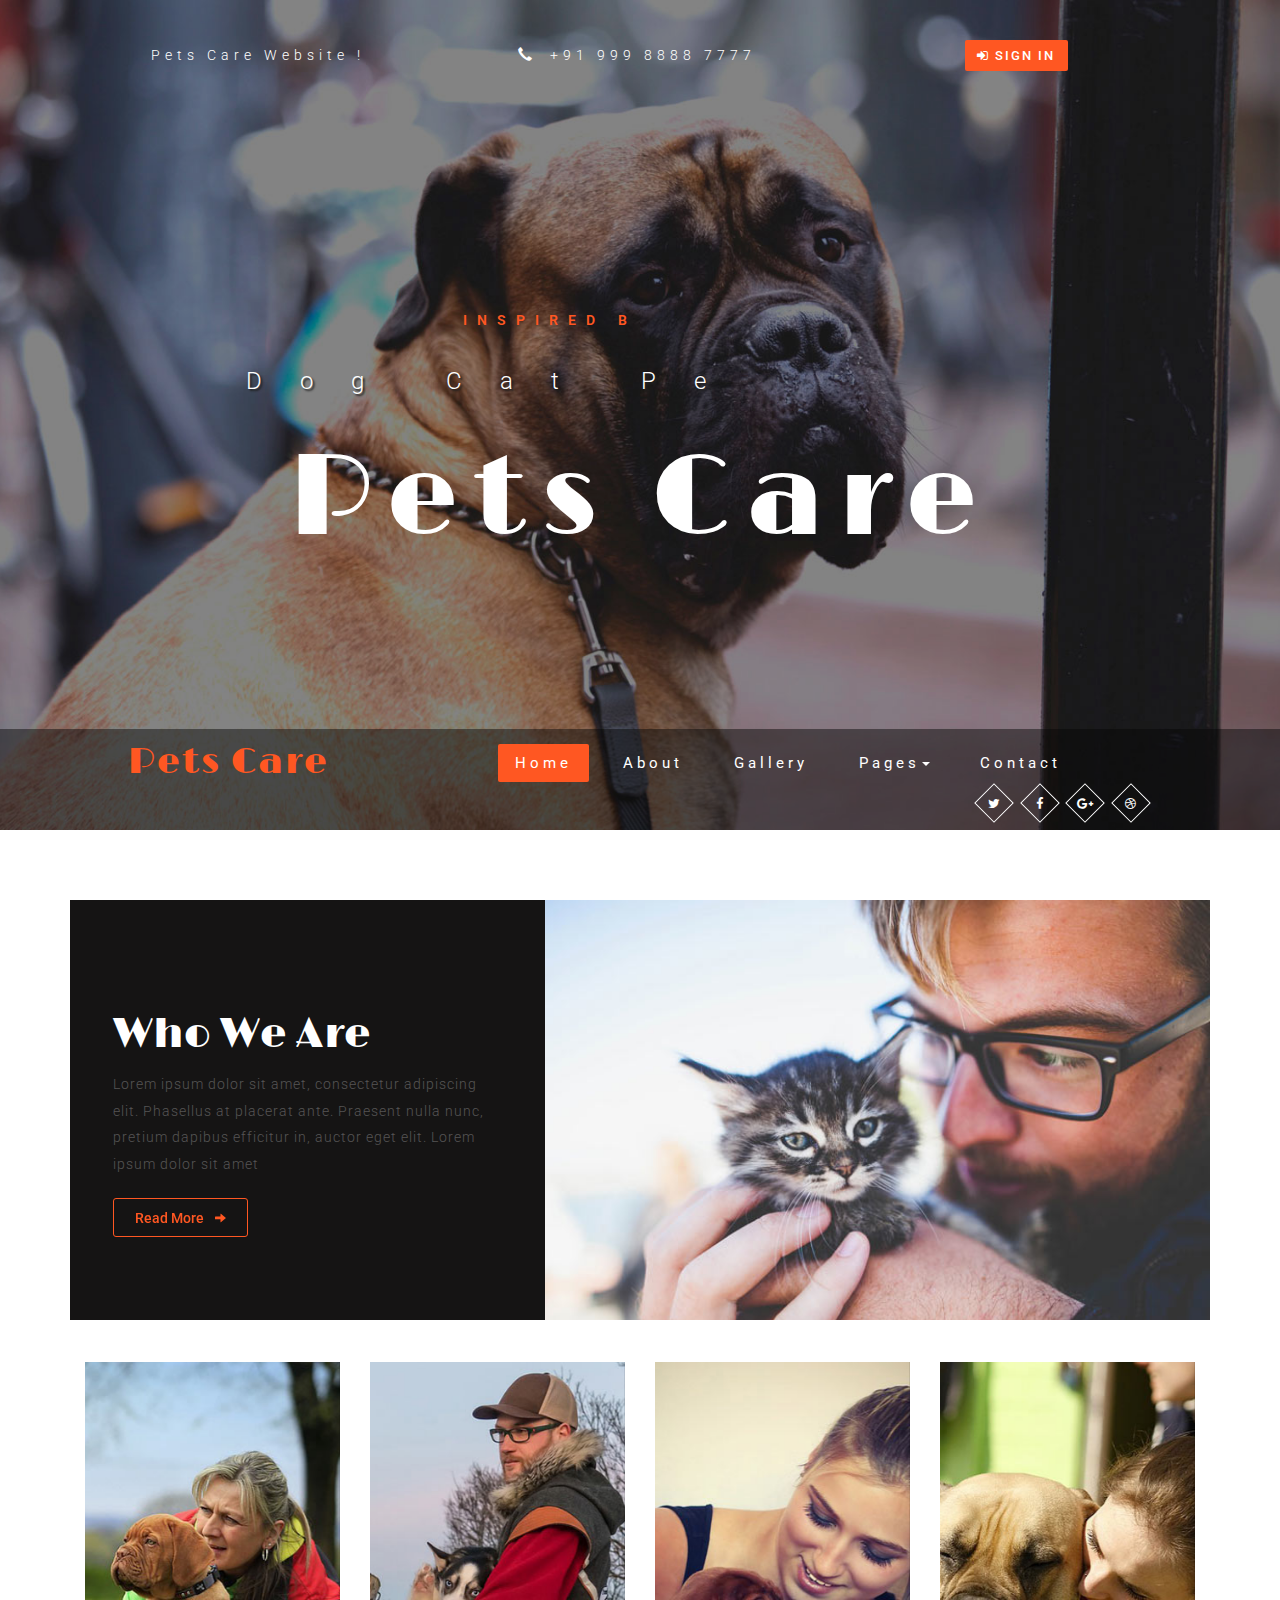
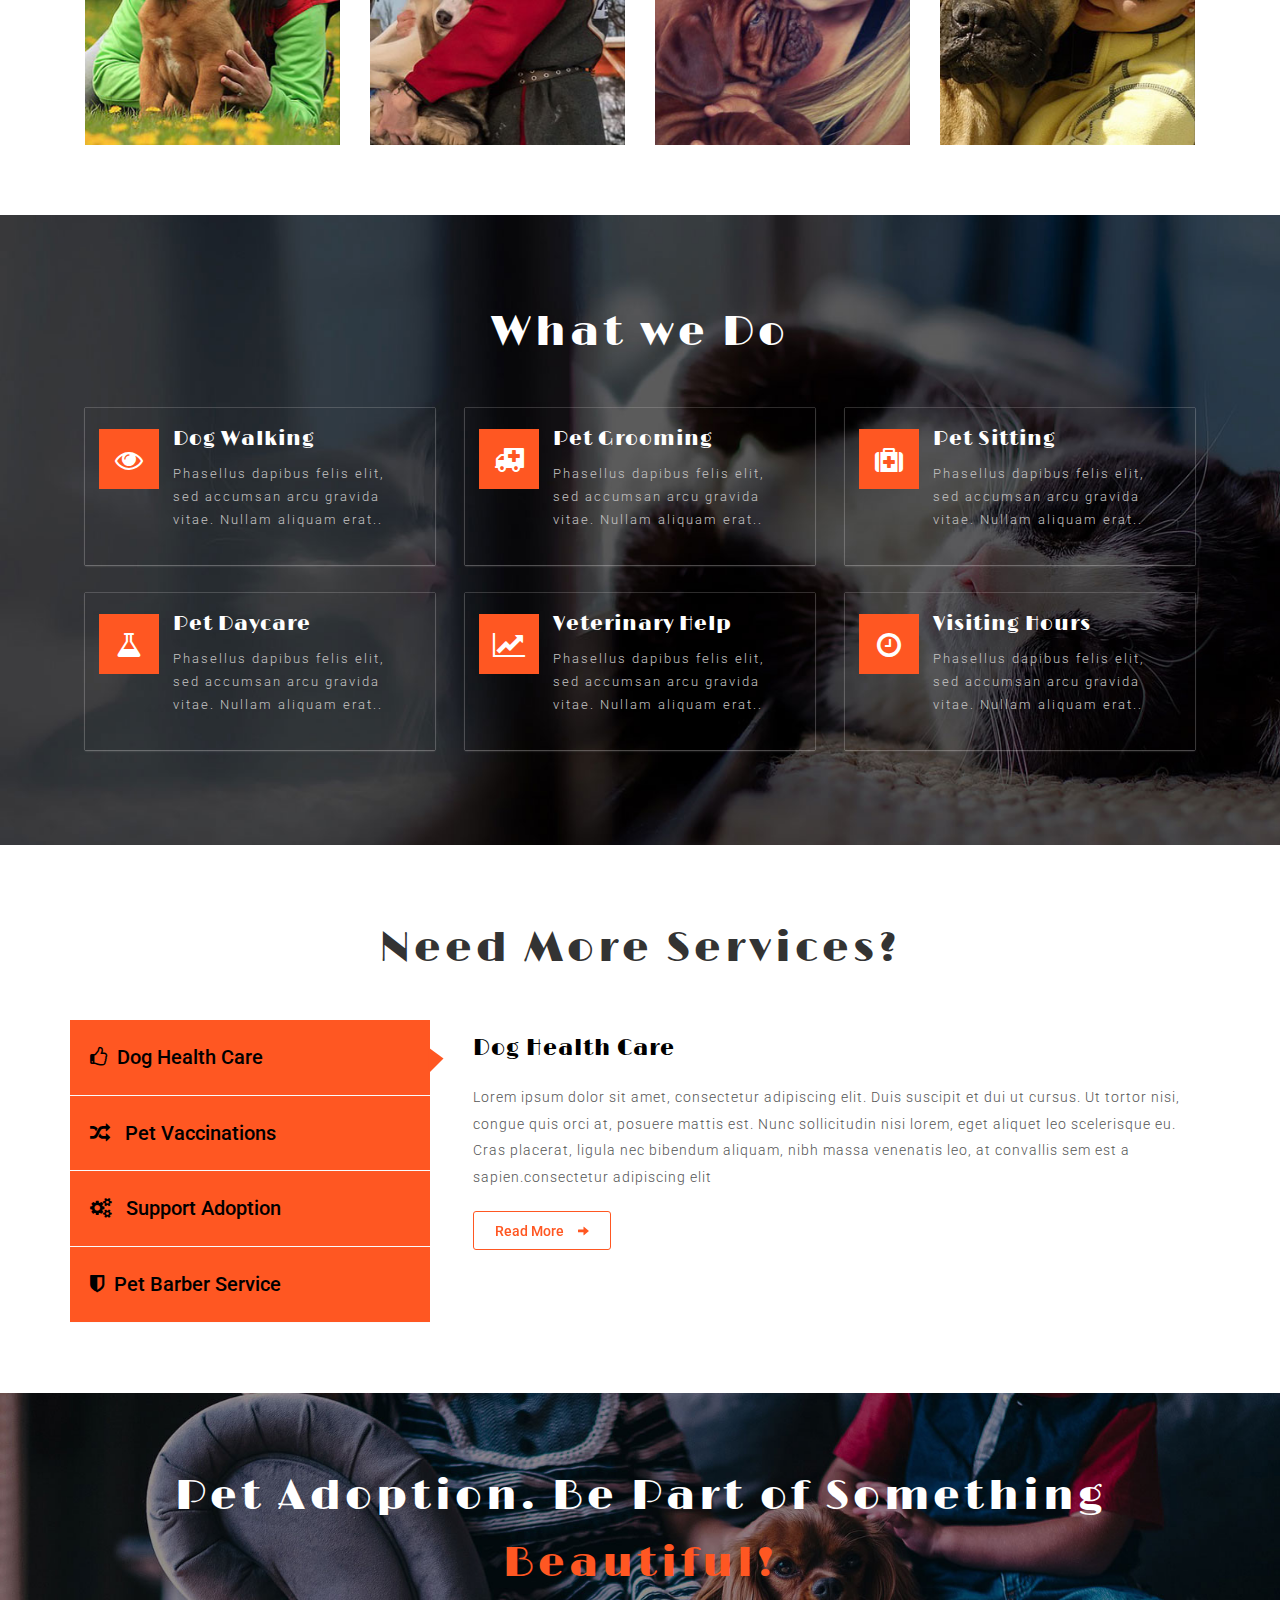
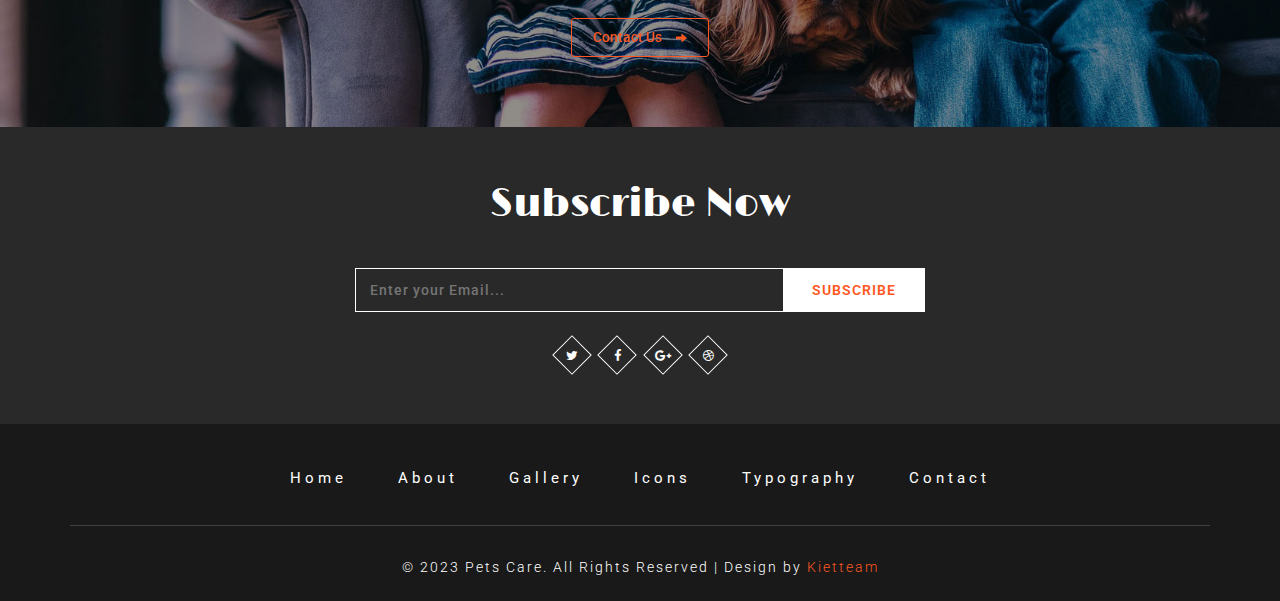
<file: index.html>
<!DOCTYPE html>
<html lang="en">

<head>
	<title>Pets Care an Animals Category Bootstrap Responsive website | Home ::Kietteam</title>
	<meta name="viewport" content="width=device-width, initial-scale=1">
	<meta http-equiv="Content-Type" content="text/html; charset=utf-8" />
	<meta name="keywords" content="Pets Care Responsive web template, Bootstrap Web Templates, Flat Web Templates, Android Compatible web template, 
	SmartPhone Compatible web template, free WebDesigns for Nokia, Samsung, LG, Sony Ericsson, Motorola web design" />
	<script type="application/x-javascript">
		addEventListener("load", function () {
			setTimeout(hideURLbar, 0);
		}, false);

		function hideURLbar() {
			window.scrollTo(0, 1);
		}
	</script>
	
	<link href="css/bootstrap.css" type="text/css" rel="stylesheet" media="all">
	<link href="css/easy-responsive-tabs.css" rel='stylesheet' type='text/css' />
	

	<link href="css/style.css" type="text/css" rel="stylesheet" media="all">
	<link href="css/font-awesome.css" rel="stylesheet">
	
	<script src="js/jquery-2.2.3.min.js"></script>
	
	<link href="//fonts.googleapis.com/css?family=Limelight" rel="stylesheet">
	<link href="//fonts.googleapis.com/css?family=Junge" rel="stylesheet">
	<link href='//fonts.googleapis.com/css?family=Roboto:400,100,100italic,300,300italic,400italic,500,500italic,700,700italic,900,900italic'
	    rel='stylesheet' type='text/css'>
	
</head>

<body>
	
	<div class="agileits-banner">
		<div class="bnr-agileinfo">
			<div class="banner-top kietteam">
				<div class="container">
					<ul class="agile_top_section">
						<li>
							<p> Pets Care Website !</p>
						</li>
						<li>
							<p><span class="glyphicon glyphicon-earphone"></span> +91 999 8888 7777 </p>
						</li>
						<li><a class="sign" href="#" data-toggle="modal" data-target="#myModal2"><i class="fa fa-sign-in" aria-hidden="true"></i> Sign In</a>							</li>
					</ul>
				</div>
			</div>
			<div class="banner-w3text kietteam">
				<p class="w3_text">Inspired by Kietteam</p>
				<h3 class="w3ls_agile">Dog Cat Pet Care </h3>

				<h2>Pets Care</h2>
			</div>
			<!-- navigation -->
			<div class="top-nav w3-agiletop">
				<div class="agile_inner_nav_w3ls">
					<div class="navbar-header w3llogo">
						<button type="button" class="navbar-toggle collapsed" data-toggle="collapse" data-target="#bs-example-navbar-collapse-1">
							<span class="sr-only">Toggle navigation</span>
							<span class="icon-bar"></span>
							<span class="icon-bar"></span>
							<span class="icon-bar"></span>
						</button>
						<h1><a href="index.html">Pets Care</a></h1>
					</div>
					<!-- Collect the nav links, forms, and other content for toggling -->
					<div class="collapse navbar-collapse" id="bs-example-navbar-collapse-1">
						<div class="w3menu navbar-left">
							<ul class="nav navbar">
								<li><a href="index.html" class="active">Home</a></li>
								<li><a href="about.html">About</a></li>
								<li><a href="gallery.html">Gallery</a></li>
								<li><a href="#" class="dropdown-toggle" data-toggle="dropdown" role="button" aria-haspopup="true" aria-expanded="false"><span data-letters="Pages">Pages</span><span class="caret"></span></a>
									<ul class="dropdown-menu">
										<li><a href="icons.html">Icons</a></li>
										<li><a href="typo.html">Typography</a></li>
									</ul>
								</li>
								<li><a href="contact.html">Contact</a></li>
							</ul>
						</div>
						<div class="w3ls-bnr-icons social-icon navbar-right">
							<a href="#" class="social-button twitter"><i class="fa fa-twitter"></i></a>
							<a href="#" class="social-button facebook"><i class="fa fa-facebook"></i></a>
							<a href="#" class="social-button google"><i class="fa fa-google-plus"></i></a>
							<a href="#" class="social-button dribbble"><i class="fa fa-dribbble"></i></a>
						</div>
						<div class="clearfix"> </div>
					</div>
				</div>
			</div>
			<!-- //navigation -->
		</div>
	</div>
	<!-- //banner -->
	<!-- Modal1 -->
	<div class="modal fade" id="myModal2" tabindex="-1" role="dialog">
		<div class="modal-dialog">
			<!-- Modal content-->
			<div class="modal-content">
				<div class="modal-header">
					<button type="button" class="close" data-dismiss="modal">&times;</button>

					<div class="signin-form profile">
						<h3 class="agileinfo_sign">Sign In</h3>
						<div class="login-form">
							<form action="#" method="post">
								<input type="email" name="email" placeholder="E-mail" required="">
								<input type="password" name="password" placeholder="Password" required="">
								<div class="tp">
									<input type="submit" value="Sign In">
								</div>
							</form>
						</div>
						<div class="login-social-grids">
							<ul>
								<li><a href="#"><i class="fa fa-facebook"></i></a></li>
								<li><a href="#"><i class="fa fa-twitter"></i></a></li>
								<li><a href="#"><i class="fa fa-rss"></i></a></li>
							</ul>
						</div>
						<p><a href="#" data-toggle="modal" data-target="#myModal3"> Don't have an account?</a></p>
					</div>
				</div>
			</div>
		</div>
	</div>
	<!-- //Modal1 -->
	<!-- Modal2 -->
	<div class="modal fade" id="myModal3" tabindex="-1" role="dialog">
		<div class="modal-dialog">
			<!-- Modal content-->
			<div class="modal-content">
				<div class="modal-header">
					<button type="button" class="close" data-dismiss="modal">&times;</button>

					<div class="signin-form profile">
						<h3 class="agileinfo_sign">Sign Up</h3>
						<div class="login-form">
							<form action="#" method="post">
								<input type="text" name="name" placeholder="Username" required="">
								<input type="email" name="email" placeholder="Email" required="">
								<input type="password" class="password" name="Password" id="password1" placeholder="Password" required="" />
								<input type="password" class="password" name="Confirm Password" id="password2" placeholder="Confirm Password" required=""
								/>
								<input type="submit" value="Sign Up">
							</form>
						</div>
						<p><a href="#"> By clicking register, I agree to your terms</a></p>
					</div>
				</div>
			</div>
		</div>
	</div>
	<!-- //Modal2 -->

	<!-- welcome -->
	<div class="welcome agileits">
		<div class="container">
			<div class="welcome-w3lsrow">
				<div class="col-md-5 col-sm-5 w3welcome-left">
					<div class="w3welcome-text">
						<h5 class="w3l-subtitle">Who We Are</h5>
						<p>Lorem ipsum dolor sit amet, consectetur adipiscing elit. Phasellus at placerat ante. Praesent nulla nunc, pretium dapibus
							efficitur in, auctor eget elit. Lorem ipsum dolor sit amet</p>
						<a href="single.html" class="button button-isi"><span>Read More</span><i class="icon glyphicon glyphicon-arrow-right"></i></a>
					</div>
				</div>
				<div class="col-md-7 col-sm-7 w3welcome-img">

				</div>
				<div class="clearfix"> </div>
			</div>
			<div class="welcome-w3lsrow2">
				<div class="col-sm-3 team-grid">
					<div class="flip-container">
						<div class="flipper">
							<div class="front">
								<img src="images/img2.jpg" alt="" />
							</div>
							<div class="back">
								<h4>Peter Parker</h4>
								<p>Pet Lover</p>
								<div class="w3l-social">
									<ul>
										<li><a href="#"><i class="fa fa-facebook"></i></a></li>
										<li><a href="#"><i class="fa fa-twitter"></i></a></li>
										<li><a href="#"><i class="fa fa-rss"></i></a></li>
									</ul>
								</div>
							</div>
						</div>
					</div>
				</div>
				<div class="col-sm-3 team-grid">
					<div class="flip-container">
						<div class="flipper">
							<div class="front">
								<img src="images/img3.jpg" alt="" />
							</div>
							<div class="back">
								<h4>Steven Wilson</h4>
								<p>Pet Lover</p>
								<div class="w3l-social">
									<ul>
										<li><a href="#"><i class="fa fa-facebook"></i></a></li>
										<li><a href="#"><i class="fa fa-twitter"></i></a></li>
										<li><a href="#"><i class="fa fa-rss"></i></a></li>
									</ul>
								</div>
							</div>
						</div>
					</div>
				</div>
				<div class="col-sm-3 team-grid">
					<div class="flip-container">
						<div class="flipper">
							<div class="front">
								<img src="images/img4.jpg" alt="" />
							</div>
							<div class="back">
								<h4>Johan Botha</h4>
								<p>Pet Lover</p>
								<div class="w3l-social">
									<ul>
										<li><a href="#"><i class="fa fa-facebook"></i></a></li>
										<li><a href="#"><i class="fa fa-twitter"></i></a></li>
										<li><a href="#"><i class="fa fa-rss"></i></a></li>
									</ul>
								</div>
							</div>
						</div>
					</div>
				</div>
				<div class="col-sm-3 team-grid">
					<div class="flip-container">
						<div class="flipper">
							<div class="front">
								<img src="images/img5.jpg" alt="" />
							</div>
							<div class="back">
								<h4>Mary Jane</h4>
								<p>Pet Lover</p>
								<div class="w3l-social">
									<ul>
										<li><a href="#"><i class="fa fa-facebook"></i></a></li>
										<li><a href="#"><i class="fa fa-twitter"></i></a></li>
										<li><a href="#"><i class="fa fa-rss"></i></a></li>
									</ul>
								</div>
							</div>
						</div>
					</div>
				</div>

				<div class="clearfix"> </div>
			</div>
		</div>
	</div>
	<!-- //welcome -->
	<!-- /services -->
	<div class="agile_secives " id="services">
		<div class="container">
			<h3 class="agileits-title two">What we Do</h3>
			<div class="markets-grids">
				<div class="col-md-4 w3ls-markets-grid">
					<div class="agileits-icon-grid">
						<div class="icon-left">
							<i class="fa fa-eye" aria-hidden="true"></i>
						</div>
						<div class="icon-right">
							<h5>Dog Walking</h5>
							<p>Phasellus dapibus felis elit, sed accumsan arcu gravida vitae. Nullam aliquam erat..</p>
						</div>
						<div class="clearfix"> </div>
					</div>
				</div>
				<div class="col-md-4 w3ls-markets-grid">
					<div class="agileits-icon-grid">
						<div class="icon-left">
							<i class="fa fa-ambulance" aria-hidden="true"></i>
						</div>
						<div class="icon-right">
							<h5>Pet Grooming</h5>
							<p>Phasellus dapibus felis elit, sed accumsan arcu gravida vitae. Nullam aliquam erat..</p>
						</div>
						<div class="clearfix"> </div>
					</div>
				</div>
				<div class="col-md-4 w3ls-markets-grid">
					<div class="agileits-icon-grid">
						<div class="icon-left">
							<i class="fa fa-medkit" aria-hidden="true"></i>
						</div>
						<div class="icon-right">
							<h5>Pet Sitting</h5>
							<p>Phasellus dapibus felis elit, sed accumsan arcu gravida vitae. Nullam aliquam erat..</p>
						</div>
						<div class="clearfix"> </div>
					</div>
				</div>
				<div class="col-md-4 w3ls-markets-grid">
					<div class="agileits-icon-grid">
						<div class="icon-left">
							<i class="fa fa-flask" aria-hidden="true"></i>
						</div>
						<div class="icon-right">
							<h5>Pet Daycare</h5>
							<p>Phasellus dapibus felis elit, sed accumsan arcu gravida vitae. Nullam aliquam erat..</p>
						</div>
						<div class="clearfix"> </div>
					</div>
				</div>
				<div class="col-md-4 w3ls-markets-grid">
					<div class="agileits-icon-grid">
						<div class="icon-left">
							<i class="fa fa-line-chart" aria-hidden="true"></i>
						</div>
						<div class="icon-right">
							<h5>Veterinary Help</h5>
							<p>Phasellus dapibus felis elit, sed accumsan arcu gravida vitae. Nullam aliquam erat..</p>
						</div>
						<div class="clearfix"> </div>
					</div>
				</div>
				<div class="col-md-4 w3ls-markets-grid">
					<div class="agileits-icon-grid">
						<div class="icon-left">
							<i class="fa fa-clock-o" aria-hidden="true"></i>
						</div>
						<div class="icon-right">
							<h5>Visiting Hours</h5>
							<p>Phasellus dapibus felis elit, sed accumsan arcu gravida vitae. Nullam aliquam erat..</p>
						</div>
						<div class="clearfix"> </div>
					</div>
				</div>
				<div class="clearfix"> </div>
			</div>
		</div>
	</div>
	<!-- //services -->

	<!-- about -->
	<div class="services">
		<div class="container">
			<h3 class="agileits-title">Need More Services?</h3>
			<div class="top_tabs_agile">
				<div id="horizontalTab" class="top_tabs_agile">
					<ul class="resp-tabs-list">
						<li>
							<i class="fa fa-thumbs-o-up" aria-hidden="true"></i>Dog Health Care
						</li>
						<li>
							<i class="fa fa-random" aria-hidden="true"></i> Pet Vaccinations
						</li>
						<li>
							<i class="fa fa-cogs" aria-hidden="true"></i> Support Adoption
						</li>
						<li>
							<i class="fa fa-shield" aria-hidden="true"></i>Pet Barber Service
						</li>
					</ul>
					<div class="resp-tabs-container">
						<div class="tab1">
							<div class="services-right-agileits">
								<h4>Dog Health Care</h4>
								<p class="para-agileits-w3layouts">Lorem ipsum dolor sit amet, consectetur adipiscing elit. Duis suscipit et dui ut cursus. Ut tortor nisi, congue quis
									orci at, posuere mattis est. Nunc sollicitudin nisi lorem, eget aliquet leo scelerisque eu. Cras placerat, ligula
									nec bibendum aliquam, nibh massa venenatis leo, at convallis sem est a sapien.consectetur adipiscing elit</p>
								<a href="single.html" class="button button-isi"><span>Read More </span><i class="icon glyphicon glyphicon-arrow-right"></i></a>
							</div>
						</div>

						<div class="tab2">
							<div class="services-right-agileits bar-grids bargrids-left">
								<h4>Pet Vaccinations </h4>
								<h6>Vaccination 1 <span> 80% </span></h6>
								<div class="progress">
									<div class="progress-bar progress-bar-striped active" style="width: 80%">
									</div>
								</div>
								<h6>Vaccination 2 <span> 70% </span></h6>
								<div class="progress  w3-agile">
									<div class="progress-bar progress-bar-striped active" style="width: 70%">
									</div>
								</div>
								<h6>Vaccination 3<span>90% </span></h6>
								<div class="progress  w3-agile">
									<div class="progress-bar progress-bar-striped active" style="width: 90%">
									</div>
								</div>
								<h6>Vaccination 4<span> 75% </span></h6>
								<div class="progress  w3-agile prgs-w3agile-last">
									<div class="progress-bar progress-bar-striped active" style="width: 75%">
									</div>
								</div>
							</div>

						</div>
						<div class="tab3">
							<div class="services-right-agileits img-top">
								<h4>Support Adoption</h4>
								<p class="para-agileits-w3layouts">Lorem ipsum dolor sit amet, consectetur adipiscing elit. Duis suscipit et dui ut cursus. Ut tortor nisi, congue quis
									orci at, posuere mattis est. Nunc sollicitudin nisi lorem, eget aliquet leo scelerisque eu. Cras placerat, ligula
									nec bibendum aliquam, nibh massa venenatis leo, at convallis sem est a sapien.consectetur adipiscing elit</p>
								<a href="single.html" class="button button-isi"><span>Read More </span> <i class="icon glyphicon glyphicon-arrow-right"></i></a>
							</div>
						</div>
						<div class="tab4">
							<div class="services-right-agileits">
								<h4>Pet Barber Service</h4>
								<p class="para-agileits-w3layouts">Lorem ipsum dolor sit amet, consectetur adipiscing elit. Duis suscipit et dui ut cursus. Ut tortor nisi, congue quis
									orci at, posuere mattis est. Nunc sollicitudin nisi lorem, eget aliquet leo scelerisque eu. Cras placerat, ligula
									nec bibendum aliquam, nibh massa venenatis leo, at convallis sem est a sapien.consectetur adipiscing elit</p>
								<a href="single.html" class="button button-isi"><span>Read More </span> <i class="icon glyphicon glyphicon-arrow-right"></i></a>
							</div>
						</div>
					</div>
				</div>
			</div>
		</div>
	</div>
	<!-- //services -->
	<!-- w3-agilesale -->
	<div class="w3-agilesale welcome">
		<div class="container">
			<h3 class="agileits-title two">Pet Adoption. Be Part of Something <span>Beautiful!</span></h3>
			<a href="contact.html" class="button button-isi"><span>Contact Us </span><i class="icon glyphicon glyphicon-arrow-right"></i></a>
		</div>
	</div>
	<!-- //w3-agilesale -->
	<!-- subscribe -->
	<div class="subscribe wthree-sub">
		<div class="container">
			<h4>Subscribe Now</h4>
			<form action="#" method="post">
				<input type="email" name="email" placeholder="Enter your Email..." required="">
				<input type="submit" value="SUBSCRIBE">
				<div class="clearfix"> </div>
			</form>
			<div class="w3lsfoter-icons social-icon">
				<a href="#" class="social-button twitter"><i class="fa fa-twitter"></i></a>
				<a href="#" class="social-button facebook"><i class="fa fa-facebook"></i></a>
				<a href="#" class="social-button google"><i class="fa fa-google-plus"></i></a>
				<a href="#" class="social-button dribbble"><i class="fa fa-dribbble"></i></a>
			</div>
		</div>
	</div>
	<!-- //subscribe -->
	<!-- copy rights start here -->
	<div class="copy-w3right">
		<div class="container">
			<div class="top-nav bottom-w3lnav">
				<ul>
					<li><a href="index.html">Home</a></li>
					<li><a href="about.html">About</a></li>
					<li><a href="gallery.html">Gallery</a></li>
					<li><a href="icons.html">Icons</a></li>
					<li><a href="typo.html">Typography</a></li>
					<li><a href="contact.html">Contact</a></li>
				</ul>
			</div>
			<p>© 2023 Pets Care. All Rights Reserved | Design by <a>Kietteam</a> </p>
		</div>
	</div>
	<!-- text-effect -->
	<script type="text/javascript" src="js/jquery.transit.js"></script>
	<script type="text/javascript" src="js/jquery.textFx.js"></script>
	<script type="text/javascript">
		$(document).ready(function () {
			$('.w3ls_agile').textFx({
				type: 'fadeIn',
				iChar: 100,
				iAnim: 1000
			});
		});
	</script>
	<script type="text/javascript">
		$(document).ready(function () {
			$('.w3_text').textFx({
				type: 'fadeIn',
				iChar: 100,
				iAnim: 1000
			});
		});
	</script>

	<!-- //copy right end here -->
	<!-- password-script -->
	<script type="text/javascript">
		window.onload = function () {
			document.getElementById("password1").onchange = validatePassword;
			document.getElementById("password2").onchange = validatePassword;
		}

		function validatePassword() {
			var pass2 = document.getElementById("password2").value;
			var pass1 = document.getElementById("password1").value;
			if (pass1 != pass2)
				document.getElementById("password2").setCustomValidity("Passwords Don't Match");
			else
				document.getElementById("password2").setCustomValidity('');
			//empty string means no validation error
		}
	</script>
	<!-- //password-script -->

	<!-- script for responsive tabs -->
	<script src="js/easy-responsive-tabs.js"></script>
	<script>
		$(document).ready(function () {
			$('#horizontalTab').easyResponsiveTabs({
				type: 'default', //Types: default, vertical, accordion           
				width: 'auto', //auto or any width like 600px
				fit: true, // 100% fit in a container
				closed: 'accordion', // Start closed if in accordion view
				activate: function (event) { // Callback function if tab is switched
					var $tab = $(this);
					var $info = $('#tabInfo');
					var $name = $('span', $info);
					$name.text($tab.text());
					$info.show();
				}
			});
			$('#verticalTab').easyResponsiveTabs({
				type: 'vertical',
				width: 'auto',
				fit: true
			});
		});
	</script>
	<!-- script for responsive tabs -->
	<script src="js/SmoothScroll.min.js"></script>
	<!-- start-smooth-scrolling -->
	<script type="text/javascript" src="js/move-top.js"></script>
	<script type="text/javascript" src="js/easing.js"></script>
	<script type="text/javascript">
		jQuery(document).ready(function ($) {
			$(".scroll").click(function (event) {
				event.preventDefault();

				$('html,body').animate({
					scrollTop: $(this.hash).offset().top
				}, 1000);
			});
		});
	</script>
	<!-- //end-smooth-scrolling -->
	<!-- smooth-scrolling-of-move-up -->
	<script type="text/javascript">
		$(document).ready(function () {
			/*
			var defaults = {
				containerID: 'toTop', // fading element id
				containerHoverID: 'toTopHover', // fading element hover id
				scrollSpeed: 1200,
				easingType: 'linear' 
			};
			*/

			$().UItoTop({
				easingType: 'easeOutQuart'
			});

		});
	</script>
	<!-- //smooth-scrolling-of-move-up -->
	<!-- Bootstrap core JavaScript
    ================================================== -->
	<!-- Placed at the end of the document so the pages load faster -->
	<script src="js/bootstrap.js"></script>
</body>

</html>
</file>
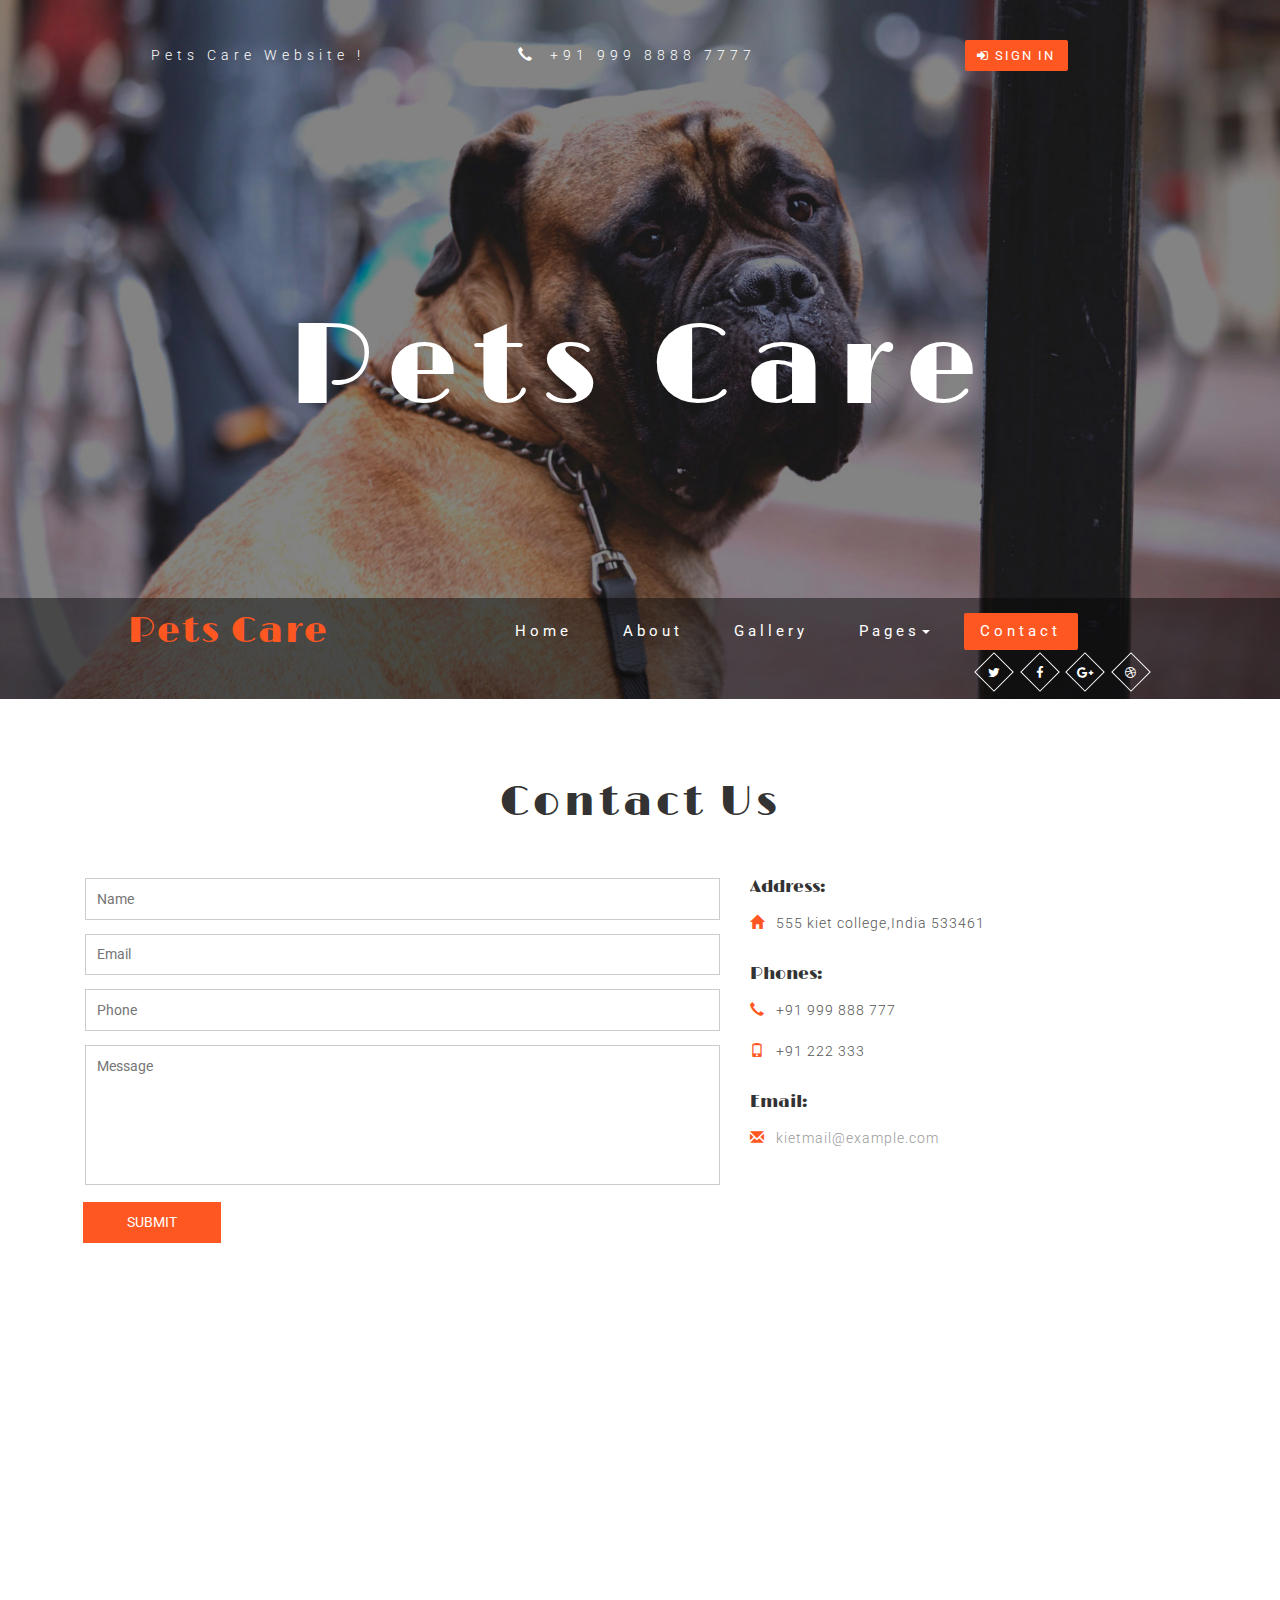
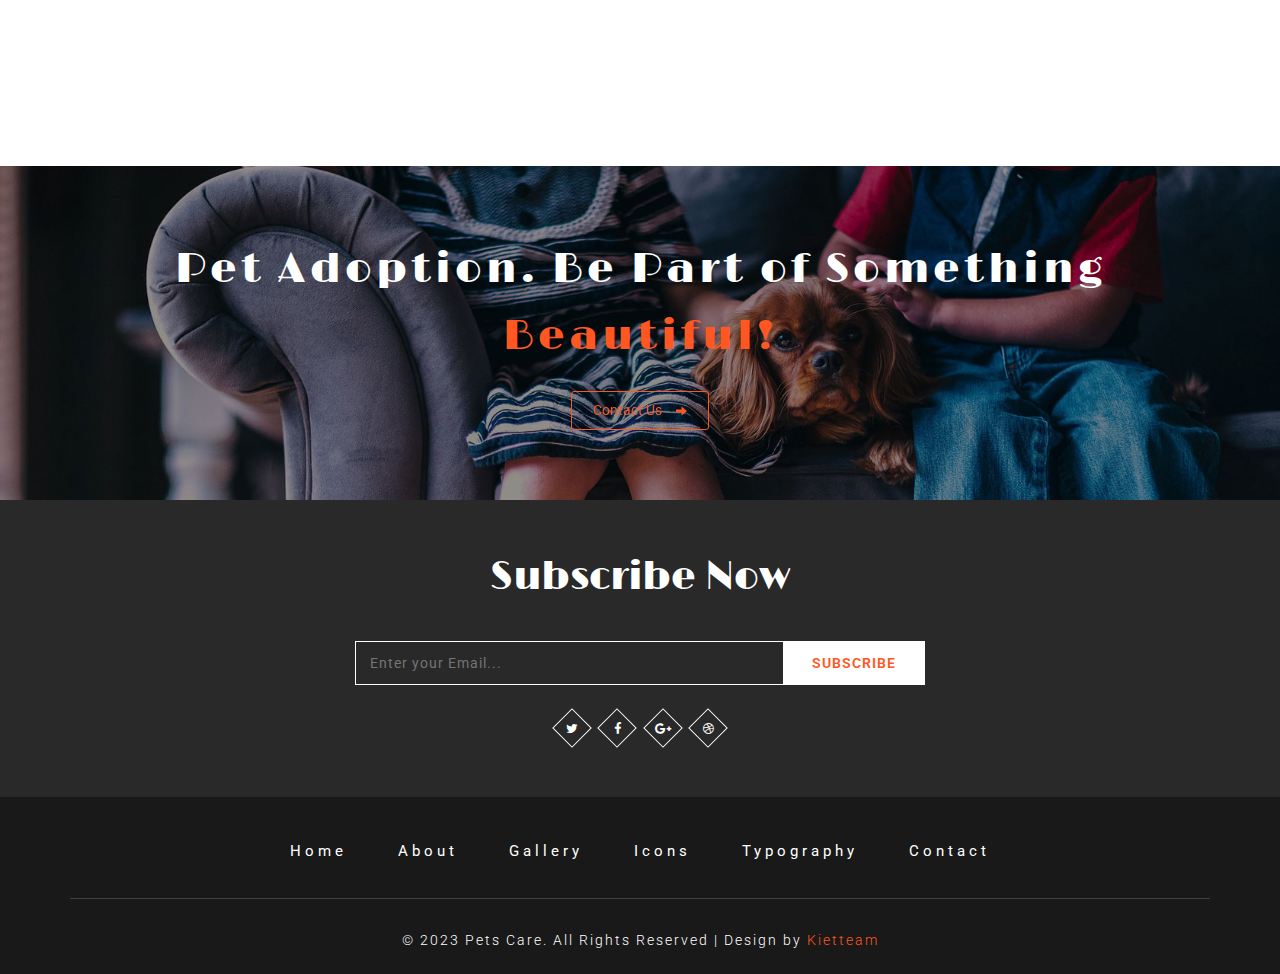
<file: contact.html>
<!DOCTYPE html>
<html lang="en">

<head>
	<title>Pets Care an Animals Category Bootstrap Responsive website Template | Contact ::Kietteam</title>
	<meta name="viewport" content="width=device-width, initial-scale=1">
	<meta http-equiv="Content-Type" content="text/html; charset=utf-8" />
	<meta name="keywords" content="Pets Care Responsive web template, Bootstrap Web Templates, Flat Web Templates, Android Compatible web template, 
	SmartPhone Compatible web template, free WebDesigns for Nokia, Samsung, LG, Sony Ericsson, Motorola web design" />
	<script type="application/x-javascript">
		addEventListener("load", function () {
			setTimeout(hideURLbar, 0);
		}, false);

		function hideURLbar() {
			window.scrollTo(0, 1);
		}
	</script>
	<!-- Custom Theme files -->
	<link href="css/bootstrap.css" type="text/css" rel="stylesheet" media="all">
	<link href="css/style.css" type="text/css" rel="stylesheet" media="all">
	<link href="css/font-awesome.css" rel="stylesheet">
	
	<script src="js/jquery-2.2.3.min.js"></script>
	
	<link href="//fonts.googleapis.com/css?family=Limelight" rel="stylesheet">
	<link href='//fonts.googleapis.com/css?family=Roboto:400,100,100italic,300,300italic,400italic,500,500italic,700,700italic,900,900italic'
	    rel='stylesheet' type='text/css'>
	<!-- //web-fonts -->
</head>

<body>
	<!-- banner -->
	<div class="agileits-banner about-kietteam">
		<div class="bnr-agileinfo">
			<div class="banner-top w3layouts">
				<div class="container">
					<ul class="agile_top_section">
						<li>
							<p> Pets Care Website !</p>
						</li>
						<li>
							<p><span class="glyphicon glyphicon-earphone"></span> +91 999 8888 7777 </p>
						</li>
						<li><a class="sign" href="#" data-toggle="modal" data-target="#myModal2"><i class="fa fa-sign-in" aria-hidden="true"></i> Sign In</a>							</li>
					</ul>
				</div>
			</div>
			<div class="banner-w3text kietteam">


				<h2>Pets Care</h2>
			</div>
			<!-- navigation -->
			<div class="top-nav w3-agiletop">
				<div class="agile_inner_nav_w3ls">
					<div class="navbar-header w3llogo">
						<button type="button" class="navbar-toggle collapsed" data-toggle="collapse" data-target="#bs-example-navbar-collapse-1">
							<span class="sr-only">Toggle navigation</span>
							<span class="icon-bar"></span>
							<span class="icon-bar"></span>
							<span class="icon-bar"></span>

						</button>
						<h1><a href="index.html">Pets Care</a></h1>
					</div>
					<!-- Collect the nav links, forms, and other content for toggling -->
					<div class="collapse navbar-collapse" id="bs-example-navbar-collapse-1">
						<div class="w3menu navbar-left">
							<ul class="nav navbar">
								<li><a href="index.html">Home</a></li>
								<li><a href="about.html">About</a></li>
								<li><a href="gallery.html">Gallery</a></li>
								<li><a href="#" class="dropdown-toggle" data-toggle="dropdown" role="button" aria-haspopup="true" aria-expanded="false"><span data-letters="Pages">Pages</span><span class="caret"></span></a>
									<ul class="dropdown-menu">
										<li><a href="icons.html">Icons</a></li>
										<li><a href="typo.html">Typography</a></li>
									</ul>
								</li>
								<li><a href="contact.html" class="active">Contact</a></li>
							</ul>
						</div>
						<div class="w3ls-bnr-icons social-icon navbar-right">
							<a href="#" class="social-button twitter"><i class="fa fa-twitter"></i></a>
							<a href="#" class="social-button facebook"><i class="fa fa-facebook"></i></a>
							<a href="#" class="social-button google"><i class="fa fa-google-plus"></i></a>
							<a href="#" class="social-button dribbble"><i class="fa fa-dribbble"></i></a>
						</div>
						<div class="clearfix"> </div>
					</div>
				</div>
			</div>
			<!-- //navigation -->
		</div>
	</div>
	
	<div class="modal fade" id="myModal2" tabindex="-1" role="dialog">
		<div class="modal-dialog">
			<!-- Modal content-->
			<div class="modal-content">
				<div class="modal-header">
					<button type="button" class="close" data-dismiss="modal">&times;</button>

					<div class="signin-form profile">
						<h3 class="agileinfo_sign">Sign In</h3>
						<div class="login-form">
							<form action="#" method="post">
								<input type="email" name="email" placeholder="E-mail" required="">
								<input type="password" name="password" placeholder="Password" required="">
								<div class="tp">
									<input type="submit" value="Sign In">
								</div>
							</form>
						</div>
						<div class="login-social-grids">
							<ul>
								<li><a href="#"><i class="fa fa-facebook"></i></a></li>
								<li><a href="#"><i class="fa fa-twitter"></i></a></li>
								<li><a href="#"><i class="fa fa-rss"></i></a></li>
							</ul>
						</div>
						<p><a href="#" data-toggle="modal" data-target="#myModal3"> Don't have an account?</a></p>
					</div>
				</div>
			</div>
		</div>
	</div>
	
	<div class="modal fade" id="myModal3" tabindex="-1" role="dialog">
		<div class="modal-dialog">
			<!-- Modal content-->
			<div class="modal-content">
				<div class="modal-header">
					<button type="button" class="close" data-dismiss="modal">&times;</button>

					<div class="signin-form profile">
						<h3 class="agileinfo_sign">Sign Up</h3>
						<div class="login-form">
							<form action="#" method="post">
								<input type="text" name="name" placeholder="Username" required="">
								<input type="email" name="email" placeholder="Email" required="">
								<input type="password" class="password" name="Password" id="password1" placeholder="Password" required="" />
								<input type="password" class="password" name="Confirm Password" id="password2" placeholder="Confirm Password" required=""
								/>
								<input type="submit" value="Sign Up">
							</form>
						</div>
						<p><a href="#"> By clicking register, I agree to your terms</a></p>
					</div>
				</div>
			</div>
		</div>
	</div>
	<!-- //Modal2 -->

	<!-- contact -->
	<div class="contact">
		<div class="container">
			<h3 class="agileits-title">Contact Us</h3>
			<div class="contact-agileinfo">
				<div class="col-md-7 contact-right">
					<form action="#" method="post">
						<input type="text" name="Name" placeholder="Name" required="">
						<input type="text" class="email" name="Email" placeholder="Email" required="">
						<input type="text" name="Phone no" placeholder="Phone" required="">
						<textarea name="Message" placeholder="Message" required=""></textarea>
						<input type="submit" value="SUBMIT">
					</form>
				</div>
				<div class="col-md-5 contact-left">
					<div class="address">
						<h5>Address:</h5>
						<p><i class="glyphicon glyphicon-home"></i> 555 kiet college,India 533461 </p>
					</div>
					<div class="address address-mdl">
						<h5>Phones:</h5>
						<p><i class="glyphicon glyphicon-earphone"></i> +91 999 888 777</p>
						<p><i class="glyphicon glyphicon-phone"></i> +91 222 333</p>
					</div>
					<div class="address">
						<h5>Email:</h5>
						<p><i class="glyphicon glyphicon-envelope"></i> <a href="mailto:info@example.com">kietmail@example.com</a></p>
					</div>
				</div>
				<div class="clearfix"></div>
			</div>
		</div>
	</div>
	<div class="agileits-w3layouts-map">
		<iframe src="https://www.google.com/maps/embed?pb=!1m18!1m12!1m3!1d3819.2809636381057!2d82.2381105146621!3d16.812412088425525!2m3!1f0!2f0!3f0!3m2!1i1024!2i768!4f13.1!3m3!1m2!1s0x3a38205e52dbce3d%3A0x794aa1538de4100f!2sKiet%20College!5e0!3m2!1sen!2sin!4v1674192749620!5m2!1sen!2sin" width="600" height="450" style="border:0;" allowfullscreen="" loading="lazy" referrerpolicy="no-referrer-when-downgrade"></iframe>
	</div>
	<!-- //contact -->
	<!-- w3-agilesale -->
	<div class="w3-agilesale welcome">
		<div class="container">
			<h3 class="agileits-title two">Pet Adoption. Be Part of Something <span>Beautiful!</span></h3>
			<a href="contact.html" class="button button-isi"><span>Contact Us </span><i class="icon glyphicon glyphicon-arrow-right"></i></a>
		</div>
	</div>
	<!-- //w3-agilesale -->
	<!-- subscribe -->
	<div class="subscribe wthree-sub">
		<div class="container">
			<h4>Subscribe Now</h4>
			<form action="#" method="post">
				<input type="email" name="email" placeholder="Enter your Email..." required="">
				<input type="submit" value="SUBSCRIBE">
				<div class="clearfix"> </div>
			</form>
			<div class="w3lsfoter-icons social-icon">
				<a href="#" class="social-button twitter"><i class="fa fa-twitter"></i></a>
				<a href="#" class="social-button facebook"><i class="fa fa-facebook"></i></a>
				<a href="#" class="social-button google"><i class="fa fa-google-plus"></i></a>
				<a href="#" class="social-button dribbble"><i class="fa fa-dribbble"></i></a>
			</div>
		</div>
	</div>
	<!-- //subscribe -->

	<!-- copy rights start here -->
	<div class="copy-w3right">
		<div class="container">
			<div class="top-nav bottom-w3lnav">
				<ul>
					<li><a href="index.html">Home</a></li>
					<li><a href="about.html">About</a></li>
					<li><a href="gallery.html">Gallery</a></li>
					<li><a href="icons.html">Icons</a></li>
					<li><a href="typo.html">Typography</a></li>
					<li><a href="contact.html">Contact</a></li>
				</ul>
			</div>
			<p>© 2023 Pets Care. All Rights Reserved | Design by <a>Kietteam</a> </p>
		</div>
	</div>
	<!-- //copy right end here -->
	<!-- password-script -->
	<script type="text/javascript">
		window.onload = function () {
			document.getElementById("password1").onchange = validatePassword;
			document.getElementById("password2").onchange = validatePassword;
		}

		function validatePassword() {
			var pass2 = document.getElementById("password2").value;
			var pass1 = document.getElementById("password1").value;
			if (pass1 != pass2)
				document.getElementById("password2").setCustomValidity("Passwords Don't Match");
			else
				document.getElementById("password2").setCustomValidity('');
			//empty string means no validation error
		}
	</script>
	<!-- //password-script -->

	<script src="js/SmoothScroll.min.js"></script>
	<!-- start-smooth-scrolling -->
	<script type="text/javascript" src="js/move-top.js"></script>
	<script type="text/javascript" src="js/easing.js"></script>
	<script type="text/javascript">
		jQuery(document).ready(function ($) {
			$(".scroll").click(function (event) {
				event.preventDefault();

				$('html,body').animate({
					scrollTop: $(this.hash).offset().top
				}, 1000);
			});
		});
	</script>
	<!-- //end-smooth-scrolling -->
	<!-- smooth-scrolling-of-move-up -->
	<script type="text/javascript">
		$(document).ready(function () {
			/*
			var defaults = {
				containerID: 'toTop', // fading element id
				containerHoverID: 'toTopHover', // fading element hover id
				scrollSpeed: 1200,
				easingType: 'linear' 
			};
			*/

			$().UItoTop({
				easingType: 'easeOutQuart'
			});

		});
	</script>
	<!-- //smooth-scrolling-of-move-up -->
	<!-- Bootstrap core JavaScript
    ================================================== -->
	<!-- Placed at the end of the document so the pages load faster -->
	<script src="js/bootstrap.js"></script>
</body>

</html>
</file>
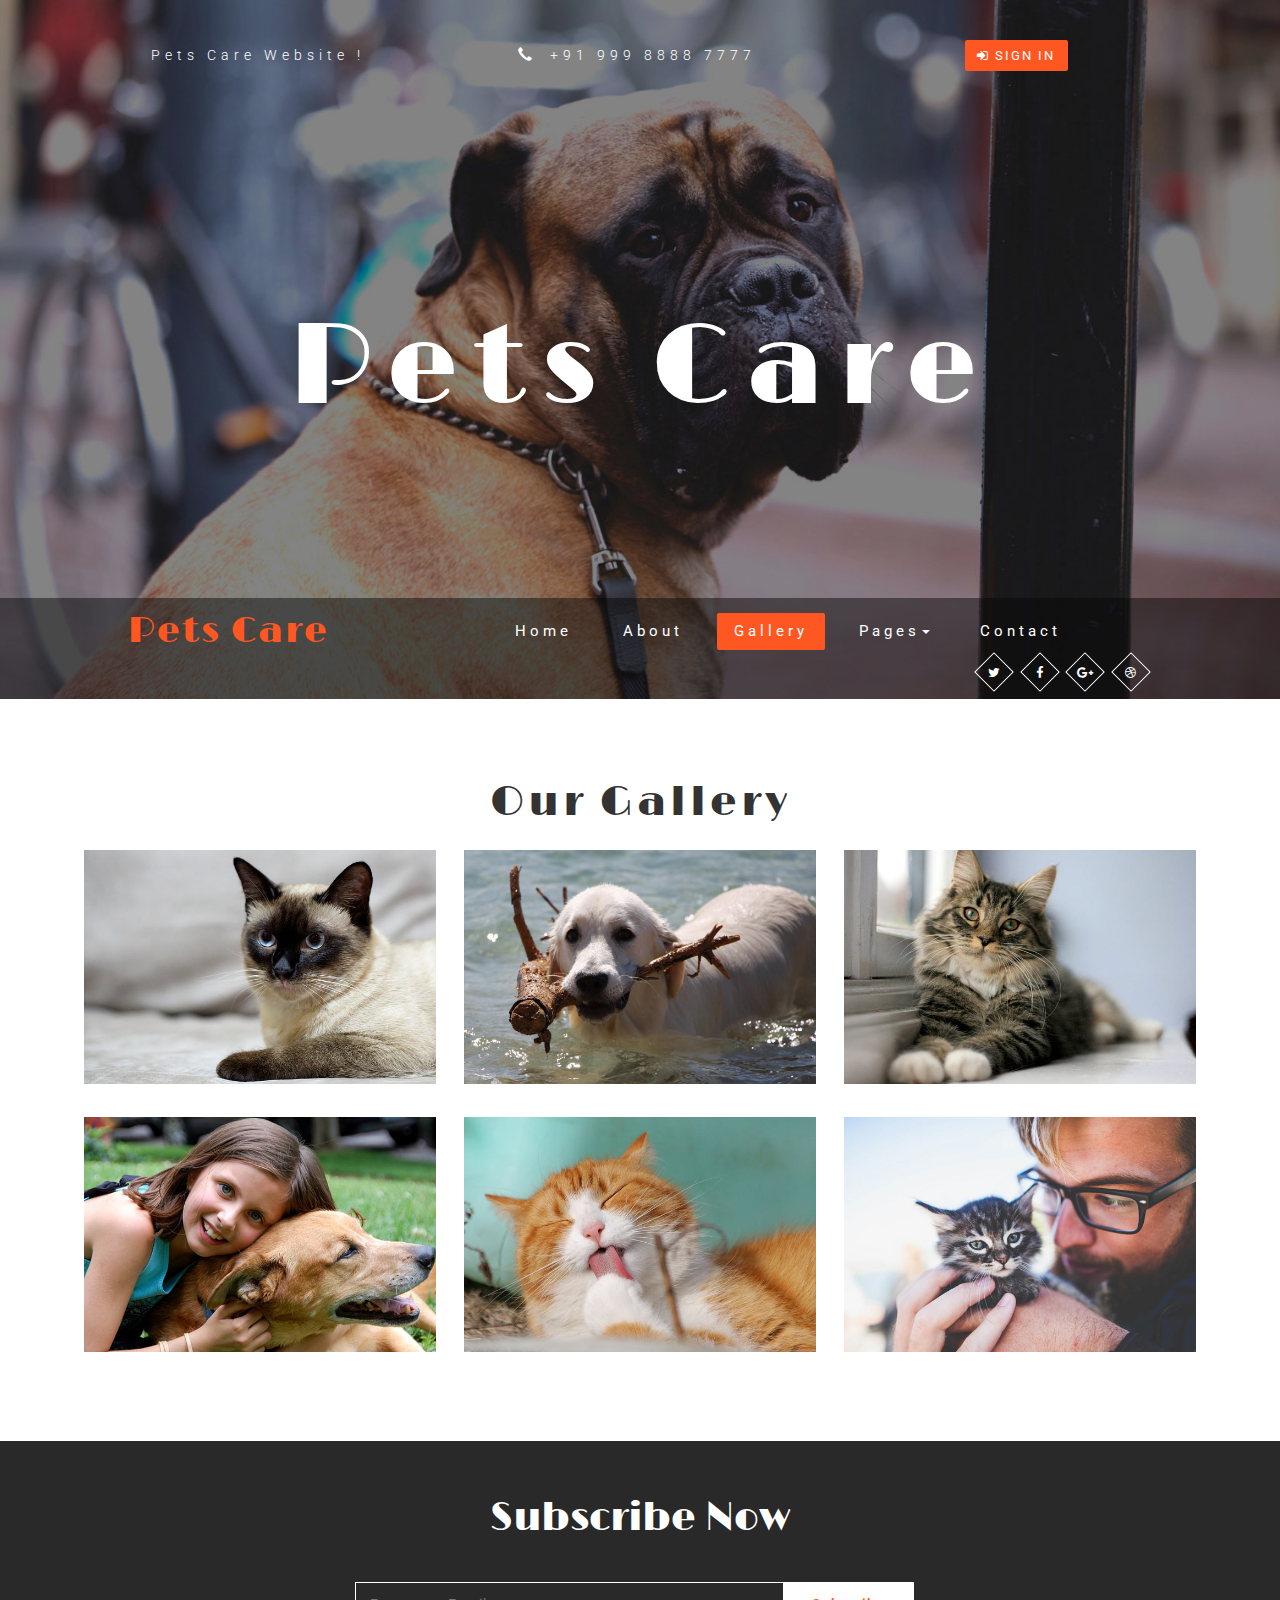
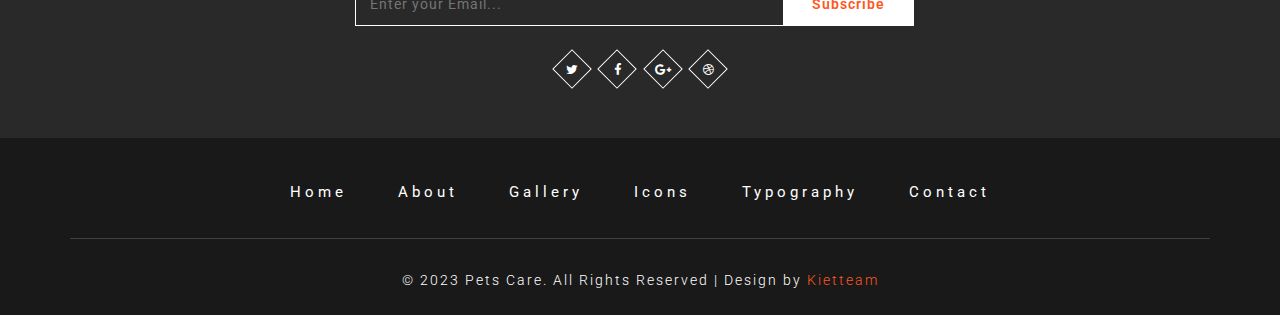
<file: gallery.html>
<!DOCTYPE html>
<html lang="en">

<head>
	<title>Pets Care an Animals Category Bootstrap Responsive website Template | Gallery ::Kietteam</title>
	<meta name="viewport" content="width=device-width, initial-scale=1">
	<meta http-equiv="Content-Type" content="text/html; charset=utf-8" />
	<meta name="keywords" content="Pets Care Responsive web template, Bootstrap Web Templates, Flat Web Templates, Android Compatible web template, 
	SmartPhone Compatible web template, free WebDesigns for Nokia, Samsung, LG, Sony Ericsson, Motorola web design" />
	<script type="application/x-javascript">
		addEventListener("load", function () {
			setTimeout(hideURLbar, 0);
		}, false);

		function hideURLbar() {
			window.scrollTo(0, 1);
		}
	</script>
	<!-- Custom Theme files -->
	<link href="css/bootstrap.css" type="text/css" rel="stylesheet" media="all">
	<link href="css/style.css" type="text/css" rel="stylesheet" media="all">
	<link href="css/font-awesome.css" rel="stylesheet">
	<!-- font-awesome icons -->
	<!-- //Custom Theme files -->
	<!-- web-fonts -->
	<link href="//fonts.googleapis.com/css?family=Limelight" rel="stylesheet">
	<link href='//fonts.googleapis.com/css?family=Roboto:400,100,100italic,300,300italic,400italic,500,500italic,700,700italic,900,900italic'
	    rel='stylesheet' type='text/css'>
	<!-- //web-fonts -->
</head>

<body>
	<!-- banner -->
	<div class="agileits-banner about-kietteam">
		<div class="bnr-agileinfo">
			<div class="banner-top kietteam">
				<div class="container">
					<ul class="agile_top_section">
						<li>
							<p> Pets Care Website !</p>
						</li>
						<li>
							<p><span class="glyphicon glyphicon-earphone"></span> +91 999 8888 7777 </p>
						</li>
						<li><a class="sign" href="#" data-toggle="modal" data-target="#myModal2"><i class="fa fa-sign-in" aria-hidden="true"></i> Sign In</a>							</li>
					</ul>
				</div>
			</div>
			<div class="banner-w3text kietteam">

				<h2>Pets Care</h2>
			</div>
			<!-- navigation -->
			<div class="top-nav w3-agiletop">
				<div class="agile_inner_nav_w3ls">
					<div class="navbar-header w3llogo">
						<button type="button" class="navbar-toggle collapsed" data-toggle="collapse" data-target="#bs-example-navbar-collapse-1">
						<span class="sr-only">Toggle navigation</span>
							<span class="icon-bar"></span>
							<span class="icon-bar"></span>
							<span class="icon-bar"></span>

						</button>
						<h1><a href="index.html">Pets Care</a></h1>
					</div>
					<!-- Collect the nav links, forms, and other content for toggling -->
					<div class="collapse navbar-collapse" id="bs-example-navbar-collapse-1">
						<div class="w3menu navbar-left">
							<ul class="nav navbar">
								<li><a href="index.html">Home</a></li>
								<li><a href="about.html">About</a></li>
								<li><a href="gallery.html" class="active">Gallery</a></li>
								<li><a href="#" class="dropdown-toggle" data-toggle="dropdown" role="button" aria-haspopup="true" aria-expanded="false"><span data-letters="Pages">Pages</span><span class="caret"></span></a>
									<ul class="dropdown-menu">
										<li><a href="icons.html">Icons</a></li>
										<li><a href="typo.html">Typography</a></li>
									</ul>
								</li>
								<li><a href="contact.html">Contact</a></li>
							</ul>
						</div>
						<div class="w3ls-bnr-icons social-icon navbar-right">
							<a href="#" class="social-button twitter"><i class="fa fa-twitter"></i></a>
							<a href="#" class="social-button facebook"><i class="fa fa-facebook"></i></a>
							<a href="#" class="social-button google"><i class="fa fa-google-plus"></i></a>
							<a href="#" class="social-button dribbble"><i class="fa fa-dribbble"></i></a>
						</div>
						<div class="clearfix"> </div>
					</div>
				</div>
			</div>
			<!-- //navigation -->
		</div>
	</div>
	<!-- //banner -->
	<!-- Modal1 -->
	<div class="modal fade" id="myModal2" tabindex="-1" role="dialog">
		<div class="modal-dialog">
			<!-- Modal content-->
			<div class="modal-content">
				<div class="modal-header">
					<button type="button" class="close" data-dismiss="modal">&times;</button>

					<div class="signin-form profile">
						<h3 class="agileinfo_sign">Sign In</h3>
						<div class="login-form">
							<form action="#" method="post">
								<input type="email" name="email" placeholder="E-mail" required="">
								<input type="password" name="password" placeholder="Password" required="">
								<div class="tp">
									<input type="submit" value="Sign In">
								</div>
							</form>
						</div>
						<div class="login-social-grids">
							<ul>
								<li><a href="#"><i class="fa fa-facebook"></i></a></li>
								<li><a href="#"><i class="fa fa-twitter"></i></a></li>
								<li><a href="#"><i class="fa fa-rss"></i></a></li>
							</ul>
						</div>
						<p><a href="#" data-toggle="modal" data-target="#myModal3"> Don't have an account?</a></p>
					</div>
				</div>
			</div>
		</div>
	</div>
	<!-- //Modal1 -->
	<!-- Modal2 -->
	<div class="modal fade" id="myModal3" tabindex="-1" role="dialog">
		<div class="modal-dialog">
			<!-- Modal content-->
			<div class="modal-content">
				<div class="modal-header">
					<button type="button" class="close" data-dismiss="modal">&times;</button>

					<div class="signin-form profile">
						<h3 class="agileinfo_sign">Sign Up</h3>
						<div class="login-form">
							<form action="#" method="post">
								<input type="text" name="name" placeholder="Username" required="">
								<input type="email" name="email" placeholder="Email" required="">
								<input type="password" class="password" name="Password" id="password1" placeholder="Password" required="" />
								<input type="password" class="password" name="Confirm Password" id="password2" placeholder="Confirm Password" required=""
								/>
								<input type="submit" value="Sign Up">
							</form>
						</div>
						<p><a href="#"> By clicking register, I agree to your terms</a></p>
					</div>
				</div>
			</div>
		</div>
	</div>
	<!-- //Modal2 -->
	<!-- gallery -->
	<div class="gallery">
		<div class="container">
			<h3 class="agileits-title">Our Gallery</h3>
			<div class="gallery-agileinfo">
				<div class="col-sm-4 col-xs-6 w3gallery-grids">
					<a href="images/g1.jpg" class="imghvr-hinge-right figure">
						<img src="images/g1.jpg" alt="" title="Pets Care Image"/> 
						<div class="agile-figcaption">
						  <h4>Pets Care</h4>
						  <p>Add Some Description</p>
						</div>
					</a>
				</div>
				<div class="col-sm-4 col-xs-6 w3gallery-grids">
					<a href="images/g2.jpg" class="imghvr-hinge-right figure">
						<img src="images/g2.jpg" alt="" title="Pets Care Image"/> 
						<div class="agile-figcaption">
						  <h4>Pets Care</h4>
						  <p>Add Some Description</p>
						</div>
					</a>
				</div>
				<div class="col-sm-4 col-xs-6 w3gallery-grids">
					<a href="images/g3.jpg" class="imghvr-hinge-right figure">
						<img src="images/g3.jpg" alt="" title="Pets Care Image"/> 
						<div class="agile-figcaption">
						  <h4>Pets Care</h4>
						  <p>Add Some Description</p>
						</div>
					</a>
				</div>
				<div class="col-sm-4 col-xs-6 w3gallery-grids">
					<a href="images/g4.jpg" class="imghvr-hinge-right figure">
						<img src="images/g4.jpg" alt="" title="Pets Care Image"/> 
						<div class="agile-figcaption">
						  <h4>Pets Care</h4>
						   <p>Add Some Description</p>
						</div>
					</a>
				</div>
				<div class="col-sm-4 col-xs-6 w3gallery-grids">
					<a href="images/g5.jpg" class="imghvr-hinge-right figure">
						<img src="images/g5.jpg" alt="" title="Pets Care Image"/> 
						<div class="agile-figcaption">
						  <h4>Pets Care</h4>
						  <p>Add Some Description</p>
						</div>
					</a>
				</div>
				<div class="col-sm-4 col-xs-6 w3gallery-grids">
					<a href="images/img1.jpg" class="imghvr-hinge-right figure">
						<img src="images/img1.jpg" alt="" title="Pets Care Image"/> 
						<div class="agile-figcaption">
						  <h4>Pets Care</h4>
						  <p>Add Some Description</p>
						</div>
					</a>
				</div>
				<div class="clearfix"> </div>

			</div>
		</div>
	</div>
	<!-- //gallery -->
	<!-- subscribe -->
	<div class="subscribe wthree-sub">
		<div class="container">
			<h4>Subscribe Now</h4>
			<form action="#" method="post">
				<input type="email" name="email" placeholder="Enter your Email..." required="">
				<input type="submit" value="Subscribe">
				<div class="clearfix"> </div>
			</form>
			<div class="w3lsfoter-icons social-icon">
				<a href="#" class="social-button twitter"><i class="fa fa-twitter"></i></a>
				<a href="#" class="social-button facebook"><i class="fa fa-facebook"></i></a>
				<a href="#" class="social-button google"><i class="fa fa-google-plus"></i></a>
				<a href="#" class="social-button dribbble"><i class="fa fa-dribbble"></i></a>
			</div>
		</div>
	</div>
	<!-- //subscribe -->
	<!-- copy rights start here -->
	<div class="copy-w3right">
		<div class="container">
			<div class="top-nav bottom-w3lnav">
				<ul>
					<li><a href="index.html">Home</a></li>
					<li><a href="about.html">About</a></li>
					<li><a href="gallery.html">Gallery</a></li>
					<li><a href="icons.html">Icons</a></li>
					<li><a href="typo.html">Typography</a></li>
					<li><a href="contact.html">Contact</a></li>
				</ul>
			</div>
			<p>© 2023 Pets Care. All Rights Reserved | Design by <a>Kietteam</a> </p>
		</div>
	</div>
	<!-- //copy right end here -->
	<!-- js -->
	<script src="js/jquery-2.2.3.min.js"></script>
	<!-- //js -->
	<!-- password-script -->
	<script type="text/javascript">
		window.onload = function () {
			document.getElementById("password1").onchange = validatePassword;
			document.getElementById("password2").onchange = validatePassword;
		}

		function validatePassword() {
			var pass2 = document.getElementById("password2").value;
			var pass1 = document.getElementById("password1").value;
			if (pass1 != pass2)
				document.getElementById("password2").setCustomValidity("Passwords Don't Match");
			else
				document.getElementById("password2").setCustomValidity('');
			//empty string means no validation error
		}
	</script>
	<!-- //password-script -->

	<script src="js/SmoothScroll.min.js"></script>
	<!---->
	<script src="js/jquery.chocolat.js"></script>
	<link rel="stylesheet" href="css/chocolat.css" type="text/css" media="screen">
	<!--light-box-files -->
	<script type="text/javascript">
		$(function () {
			$('.w3gallery-grids a').Chocolat();
		});
	</script>

	<!-- start-smooth-scrolling -->
	<script type="text/javascript" src="js/move-top.js"></script>
	<script type="text/javascript" src="js/easing.js"></script>
	<script type="text/javascript">
		jQuery(document).ready(function ($) {
			$(".scroll").click(function (event) {
				event.preventDefault();

				$('html,body').animate({
					scrollTop: $(this.hash).offset().top
				}, 1000);
			});
		});
	</script>
	<!-- //end-smooth-scrolling -->
	<!-- smooth-scrolling-of-move-up -->
	<script type="text/javascript">
		$(document).ready(function () {
			/*
			var defaults = {
				containerID: 'toTop', // fading element id
				containerHoverID: 'toTopHover', // fading element hover id
				scrollSpeed: 1200,
				easingType: 'linear' 
			};
			*/

			$().UItoTop({
				easingType: 'easeOutQuart'
			});

		});
	</script>
	<!-- //smooth-scrolling-of-move-up -->
	<!-- Bootstrap core JavaScript
    ================================================== -->
	<!-- Placed at the end of the document so the pages load faster -->
	<script src="js/bootstrap.js"></script>
</body>

</html>
</file>
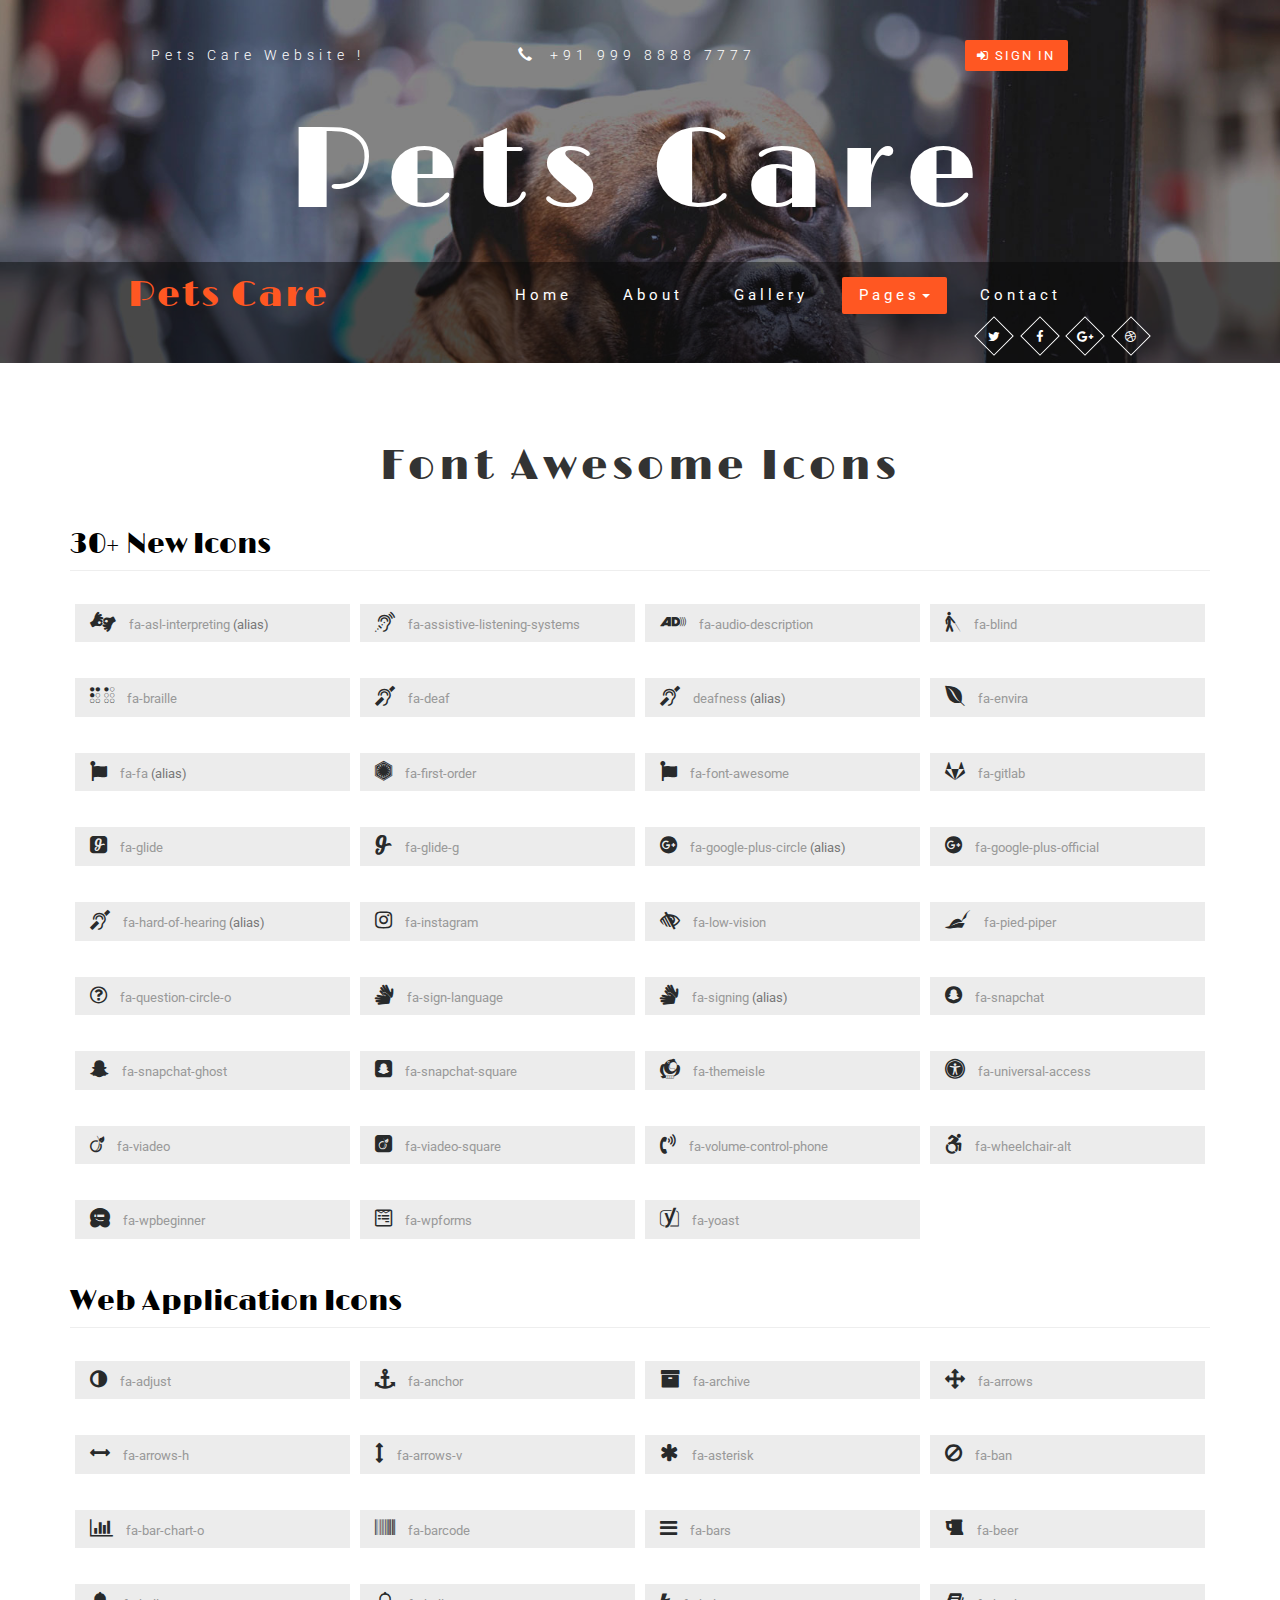
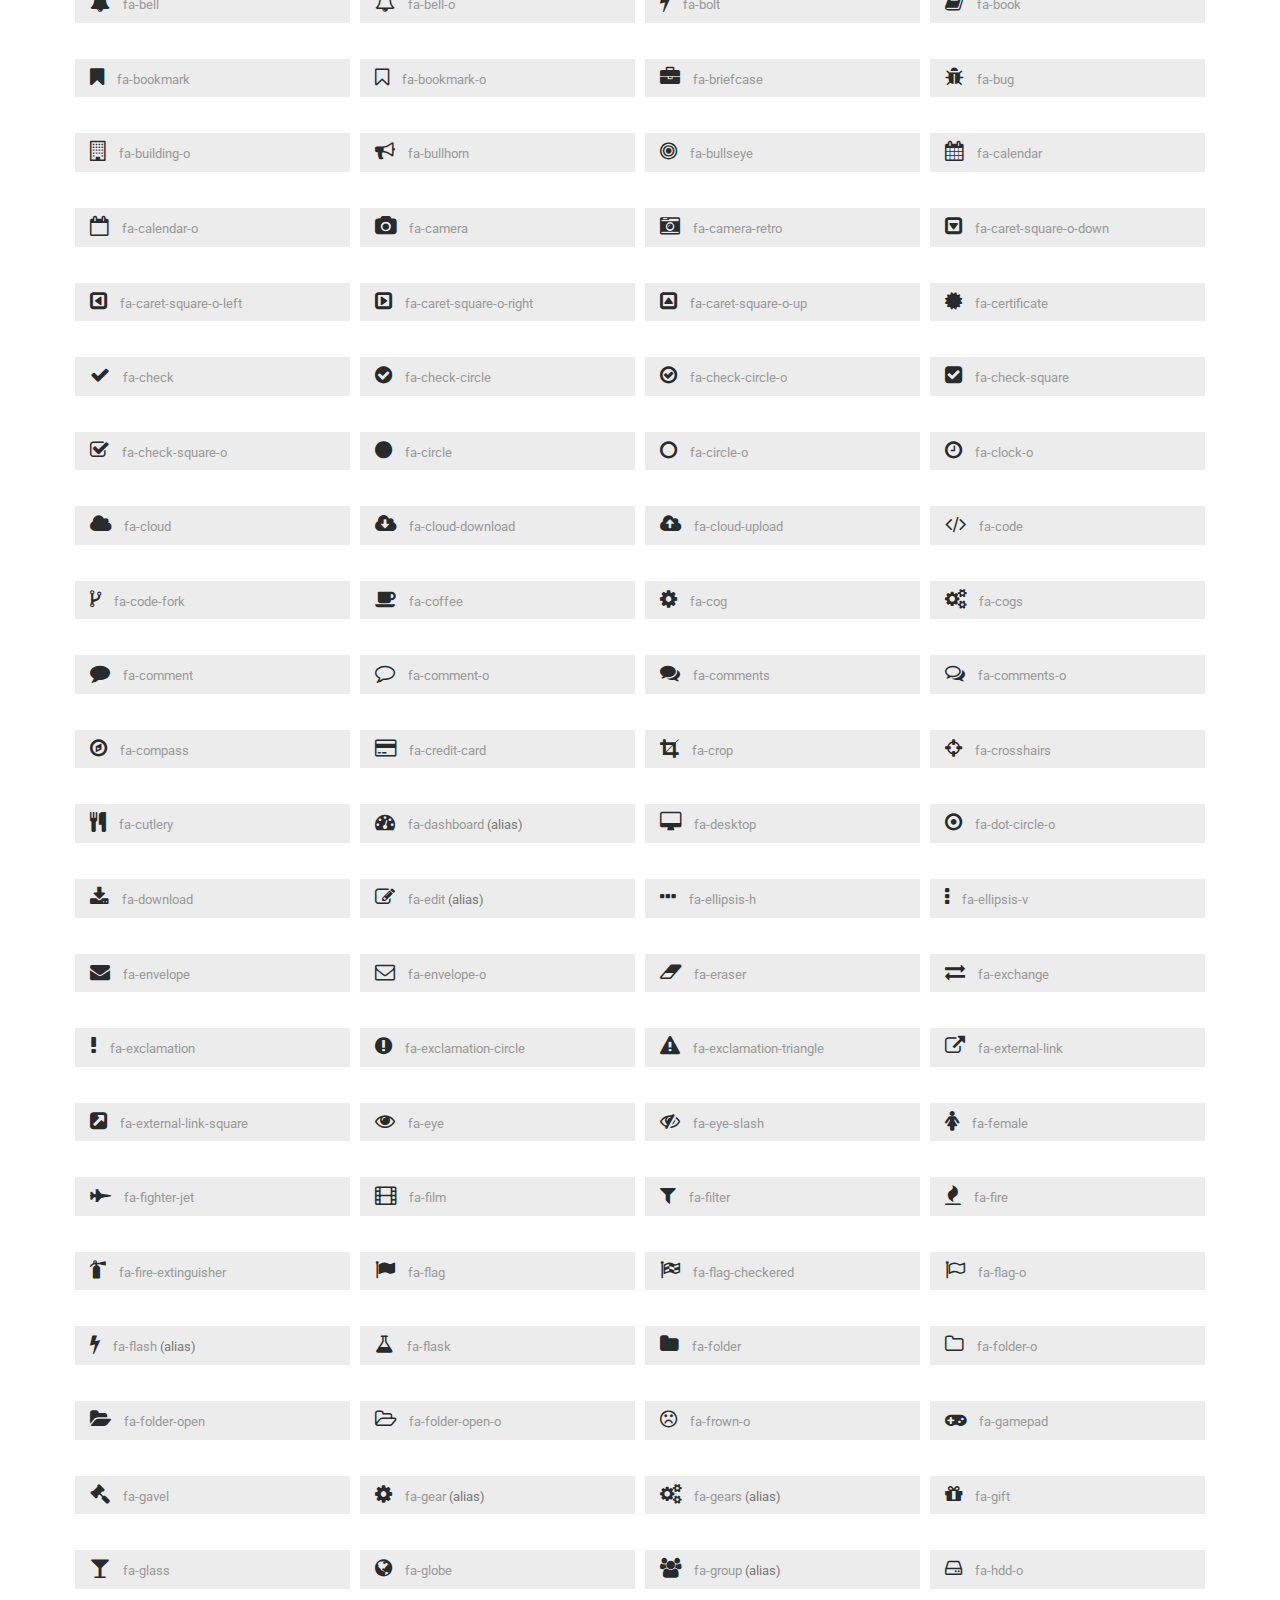
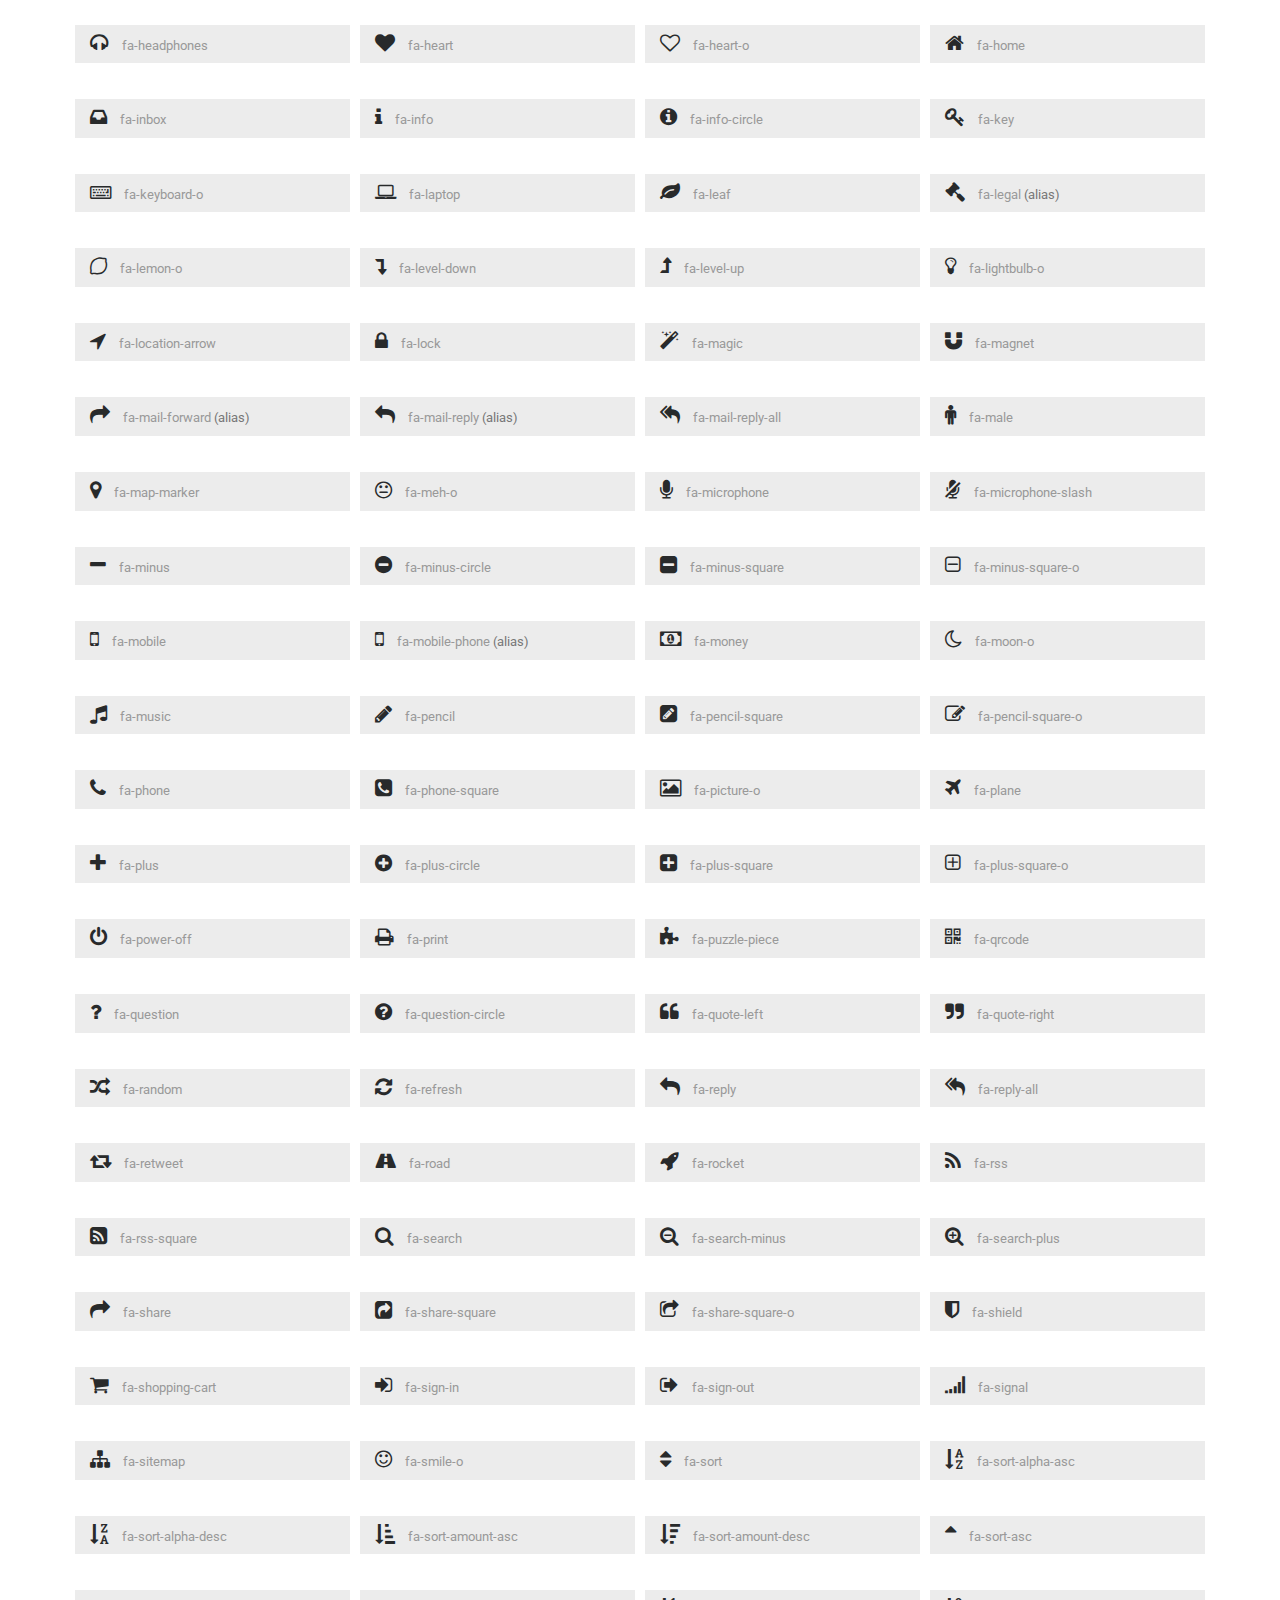
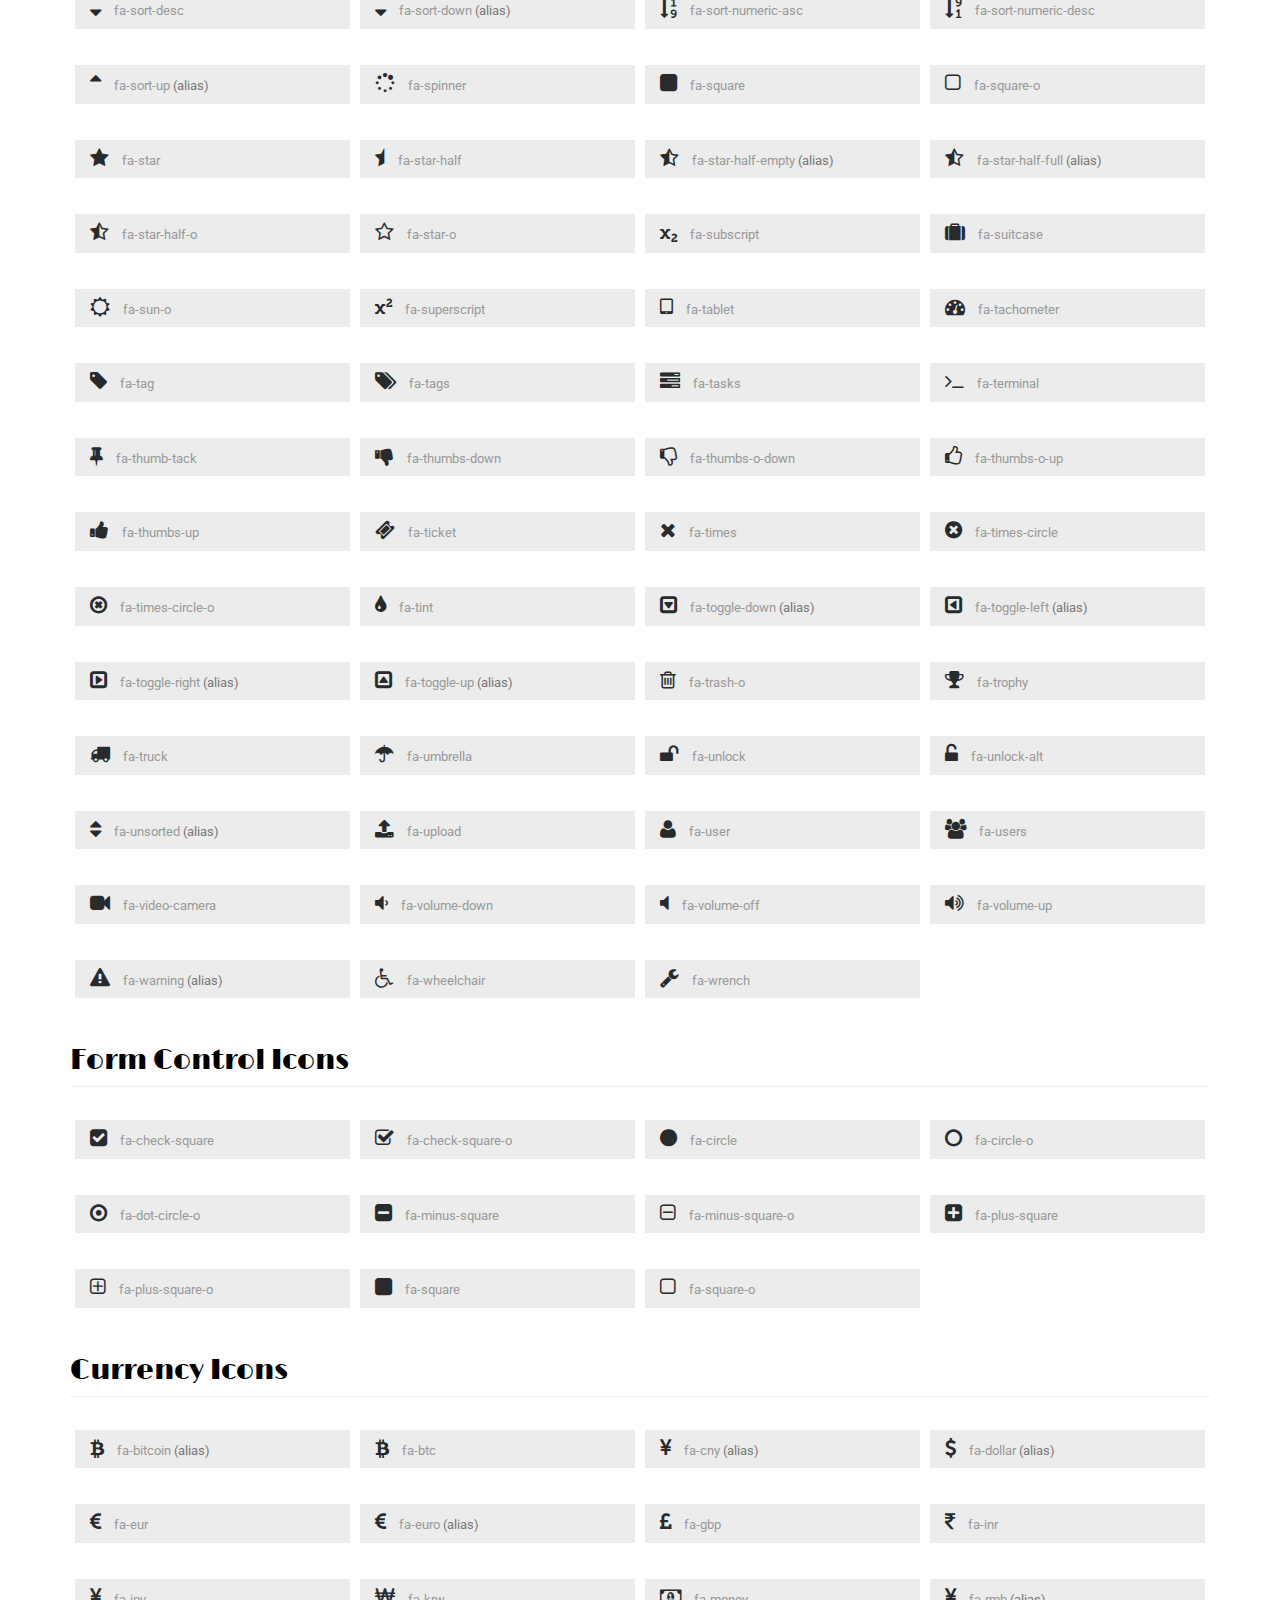
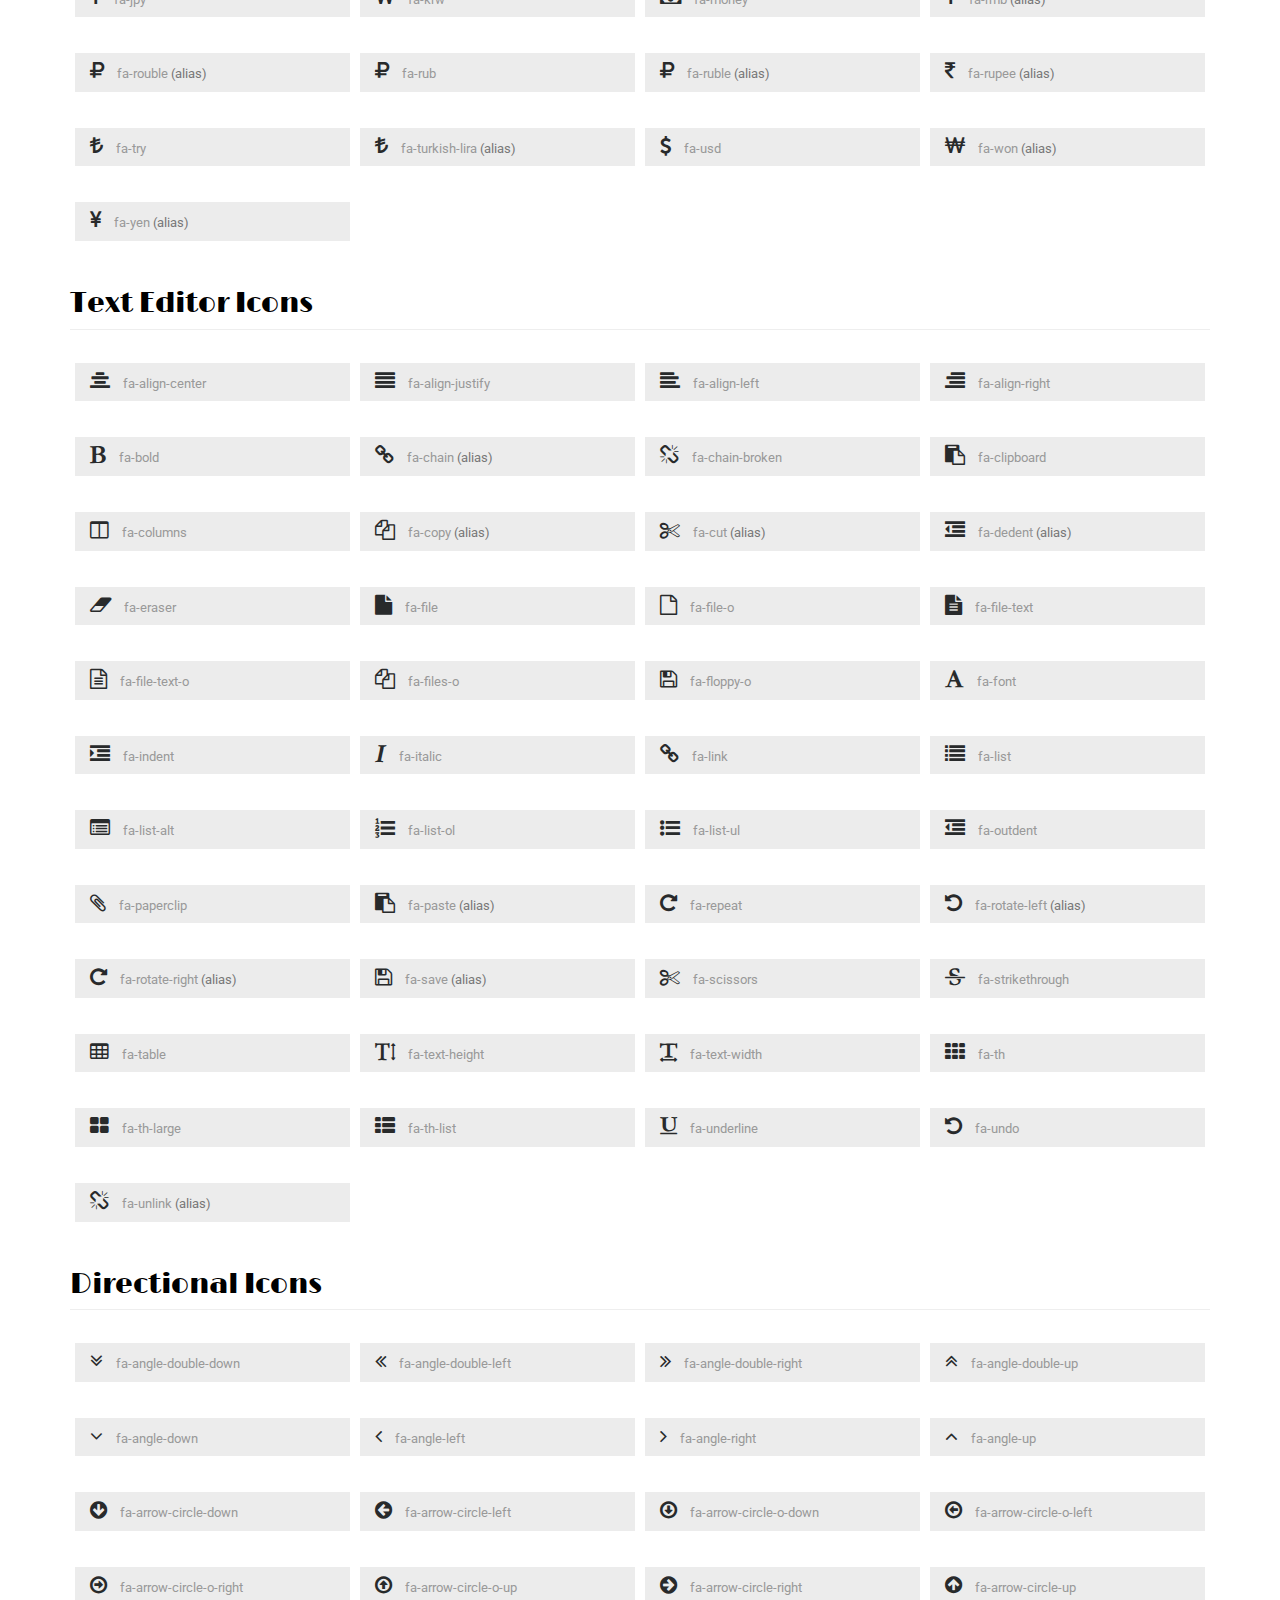
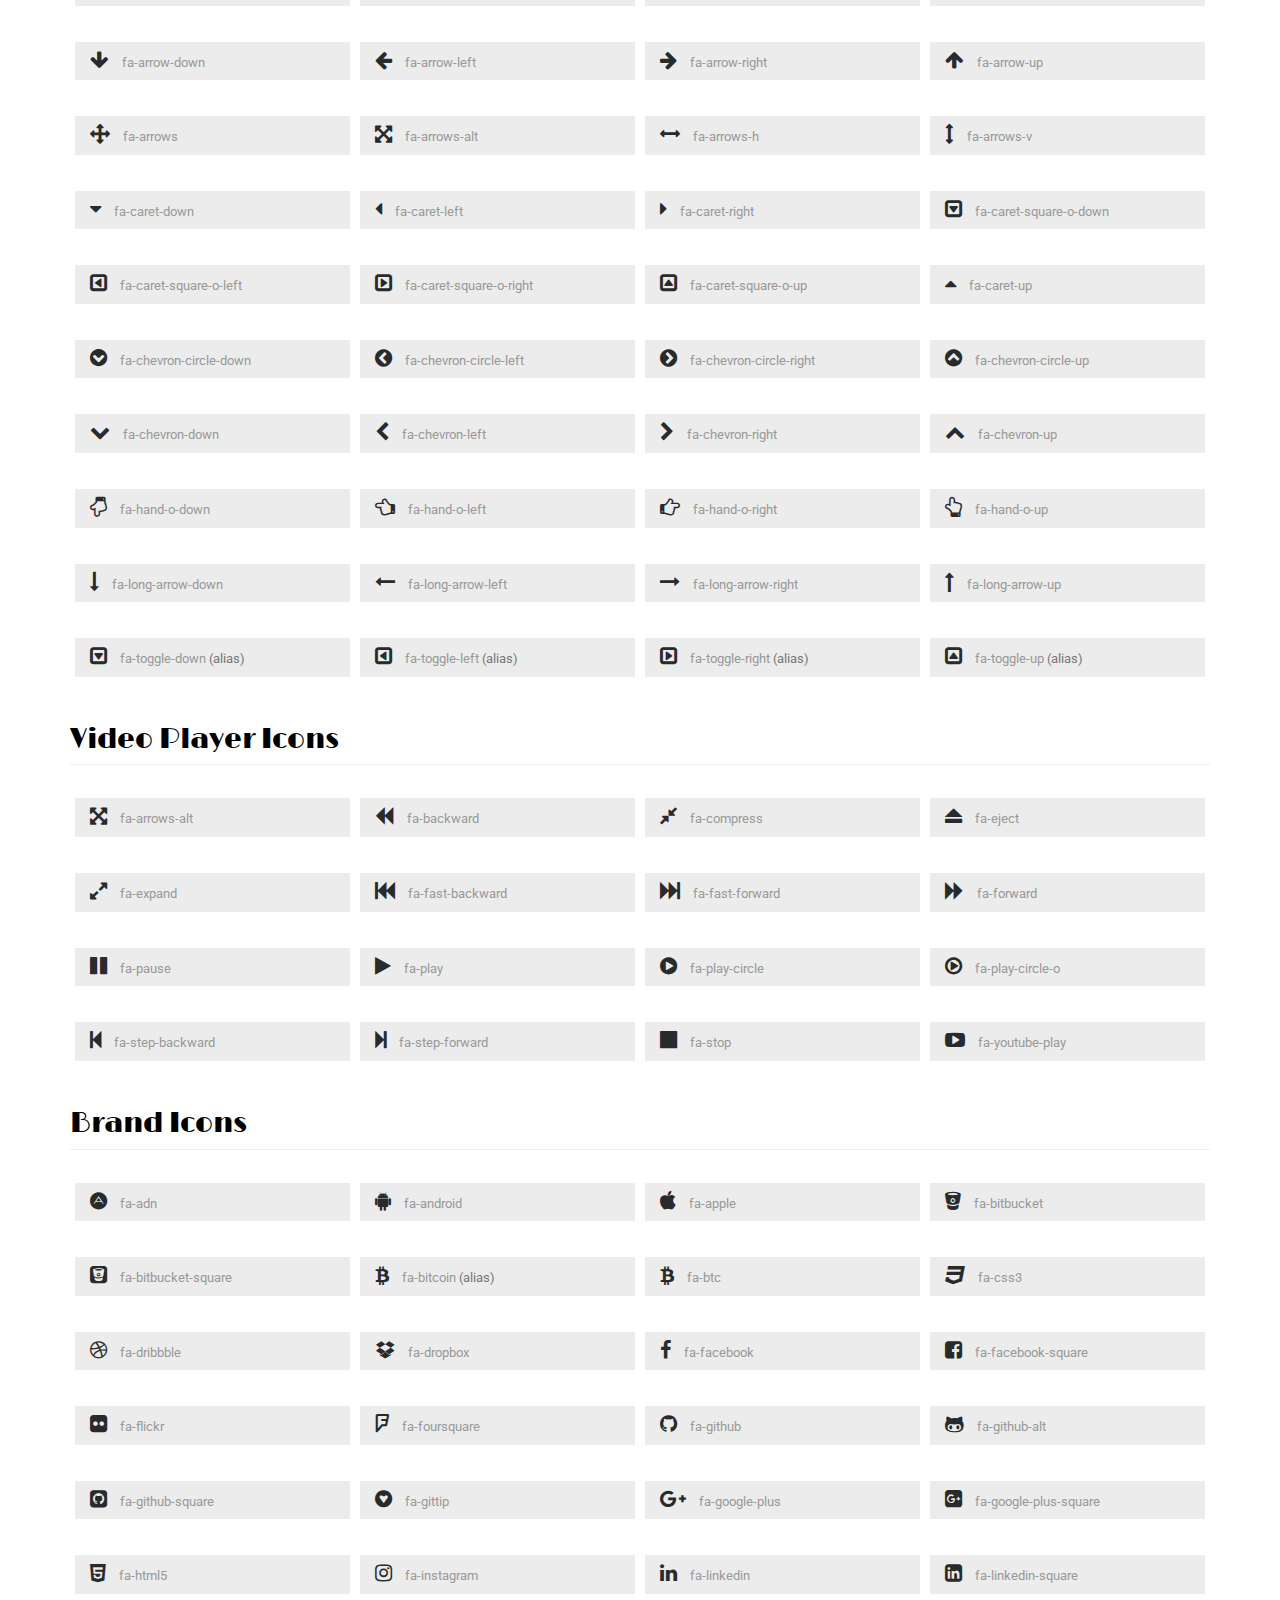
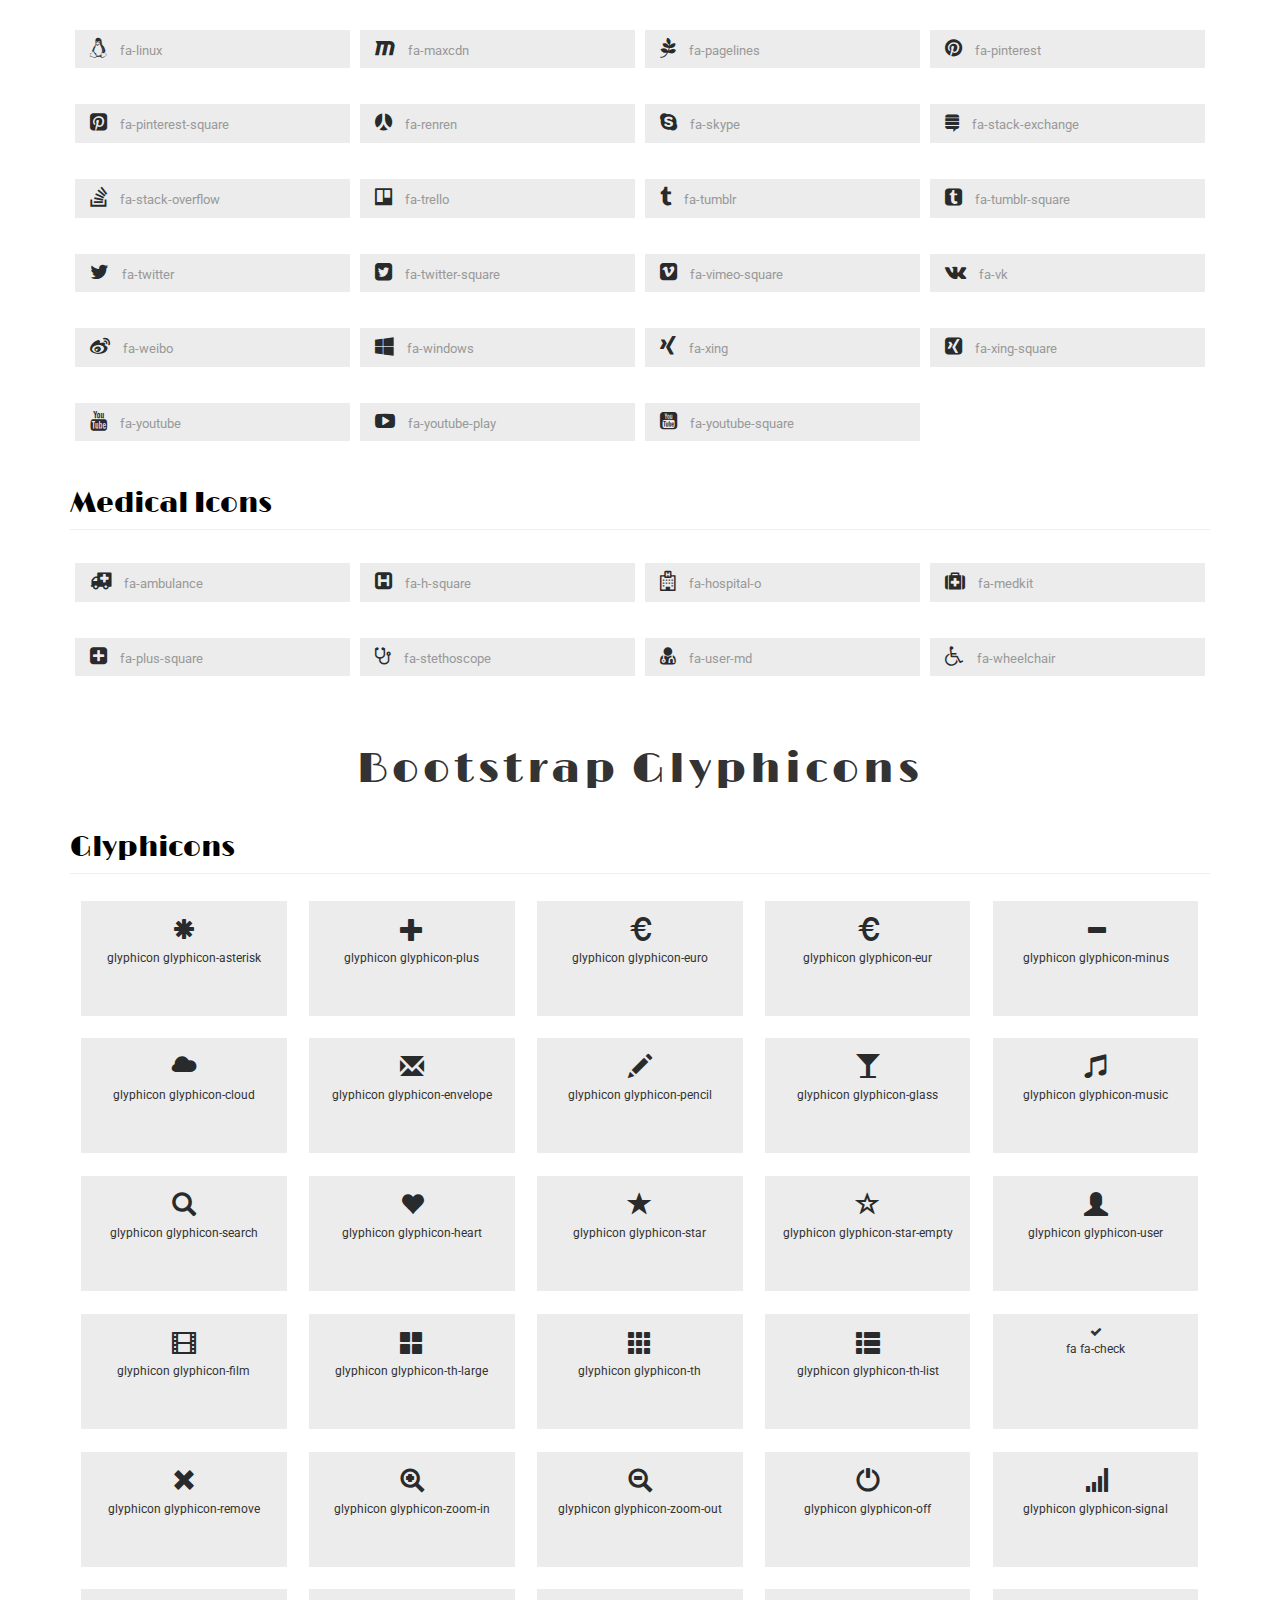
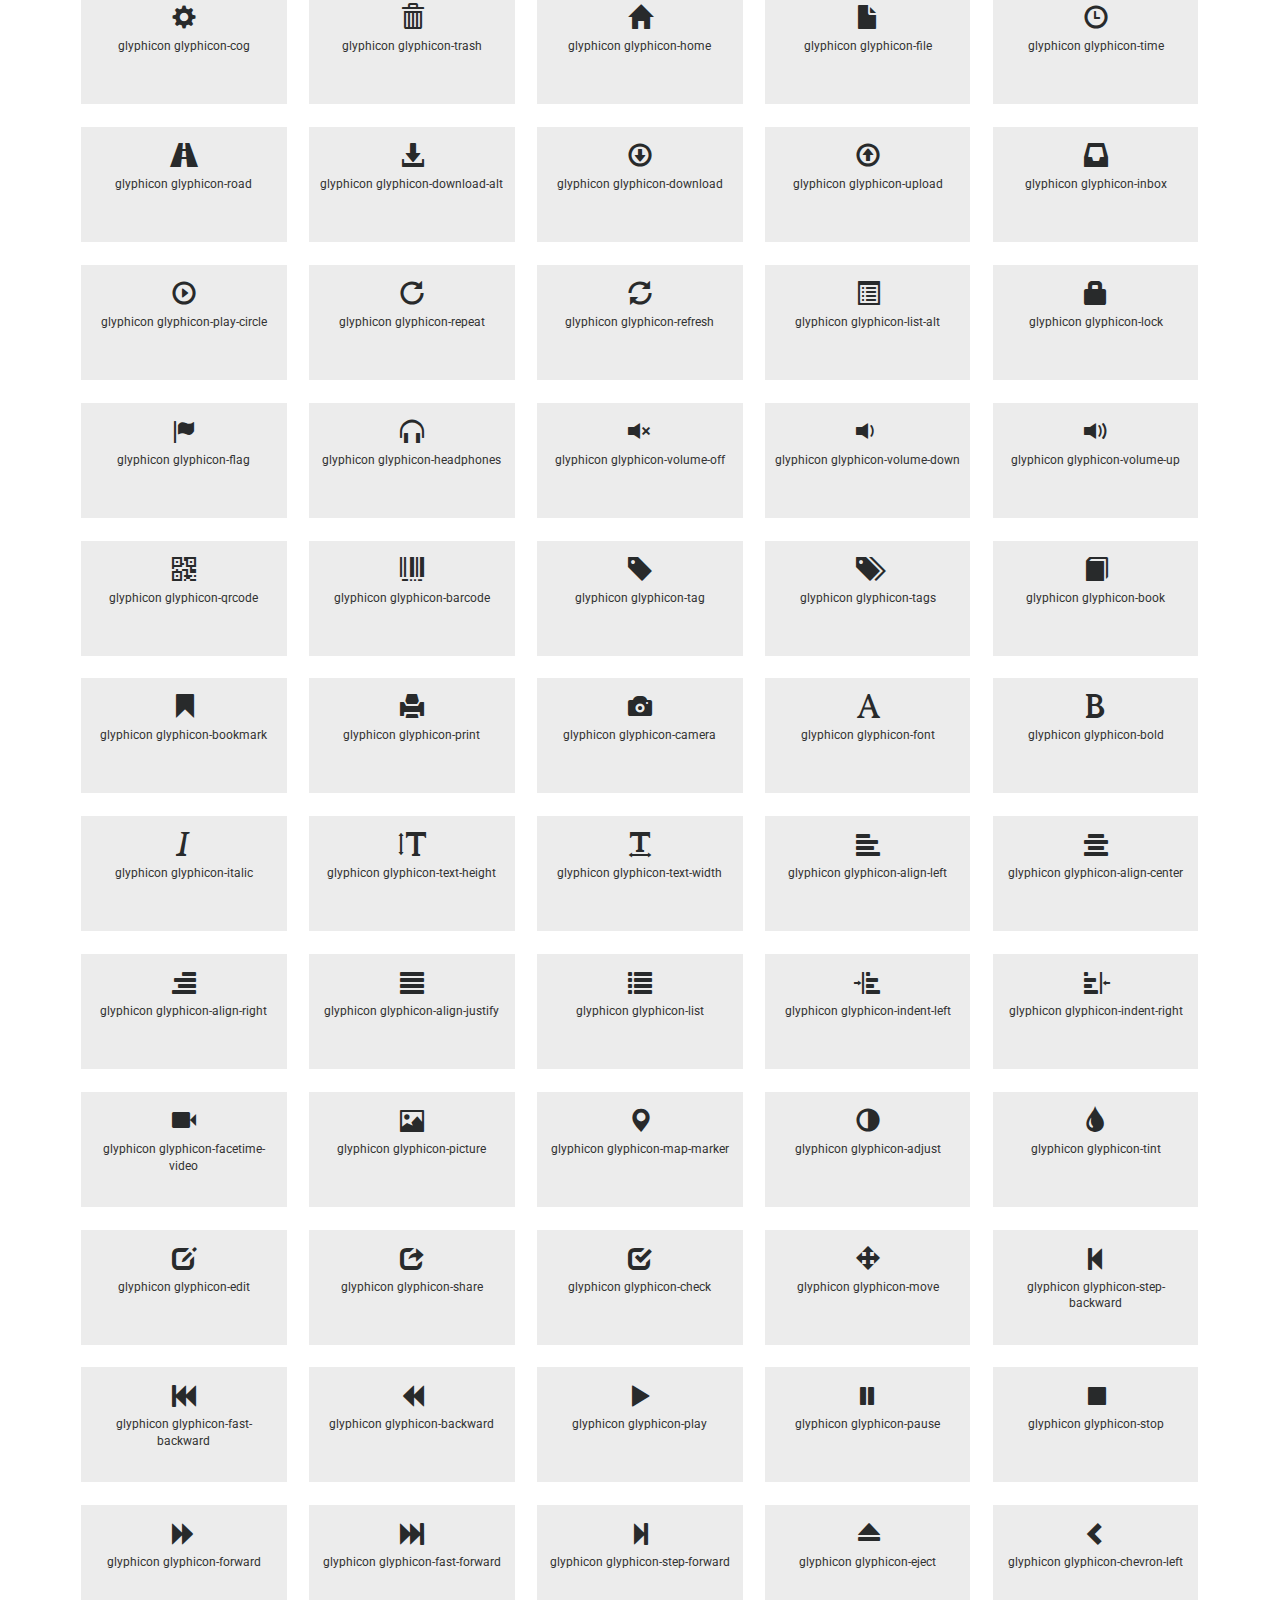
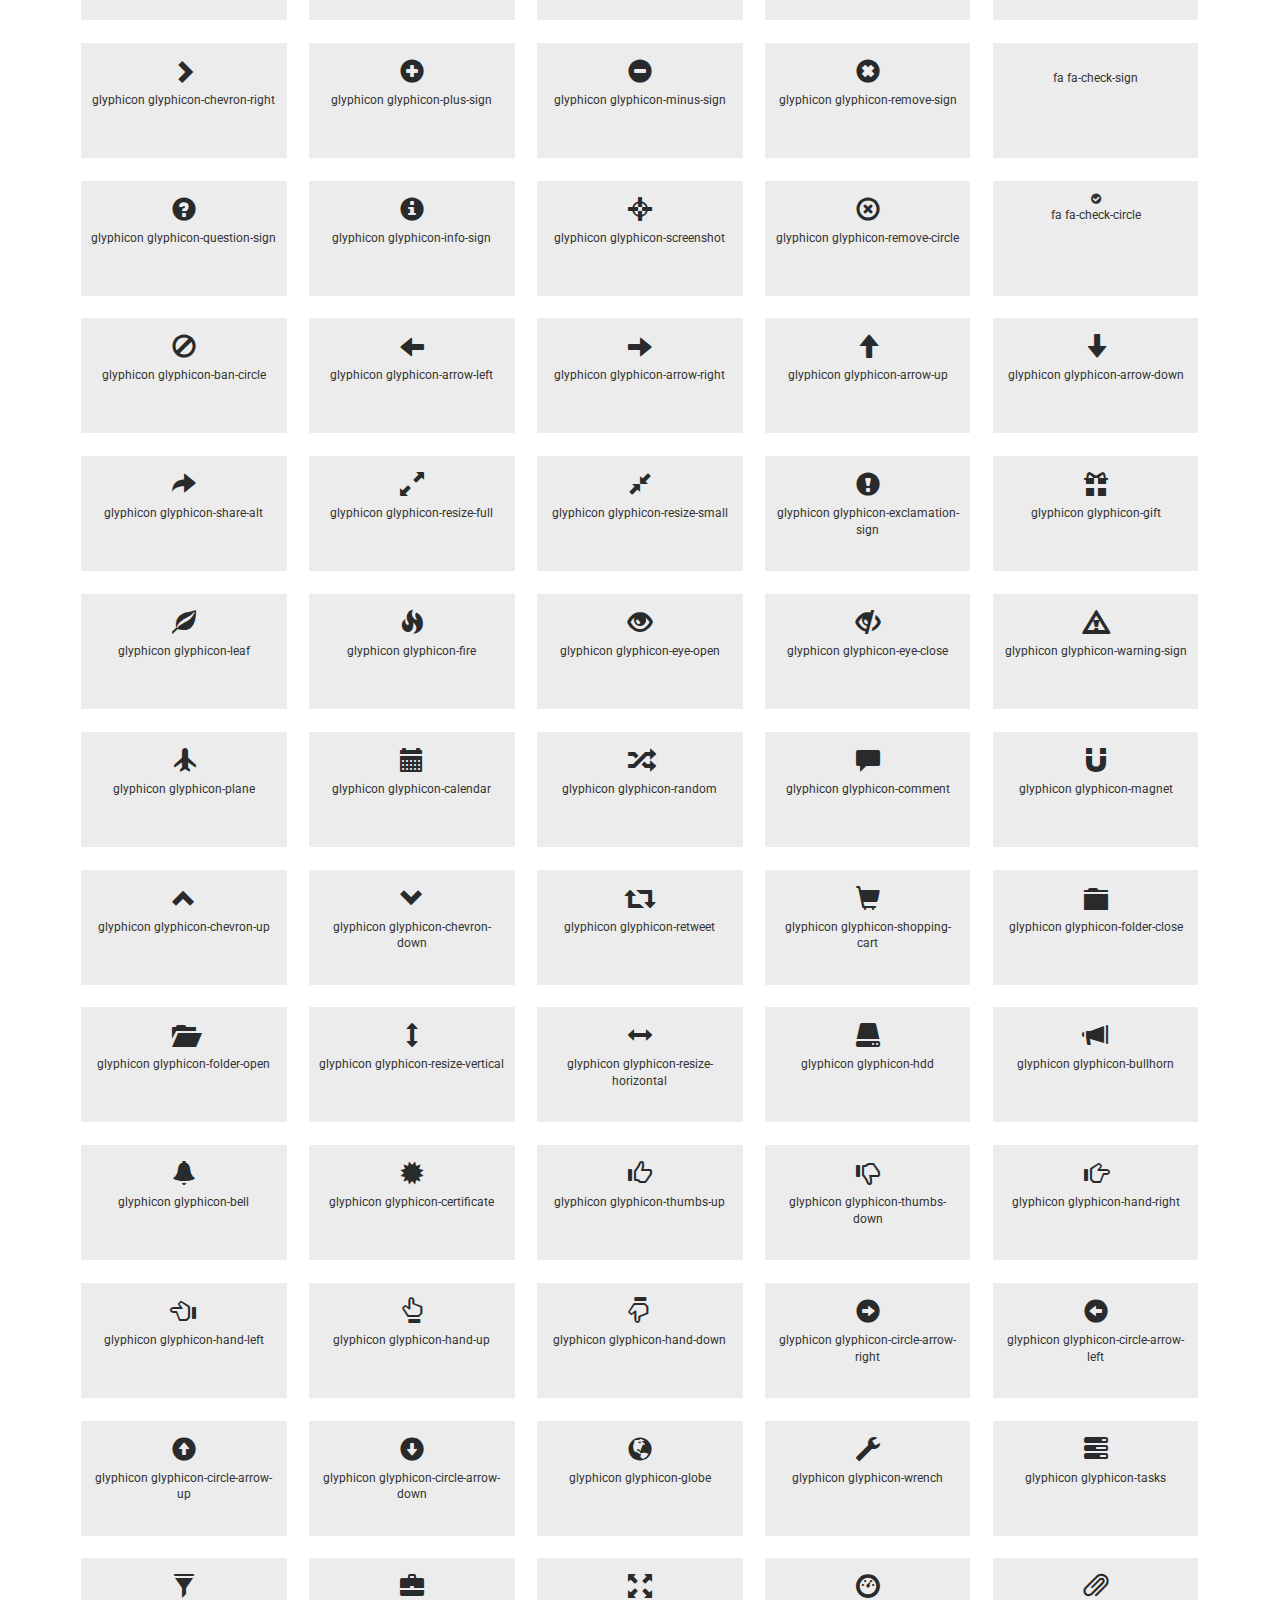
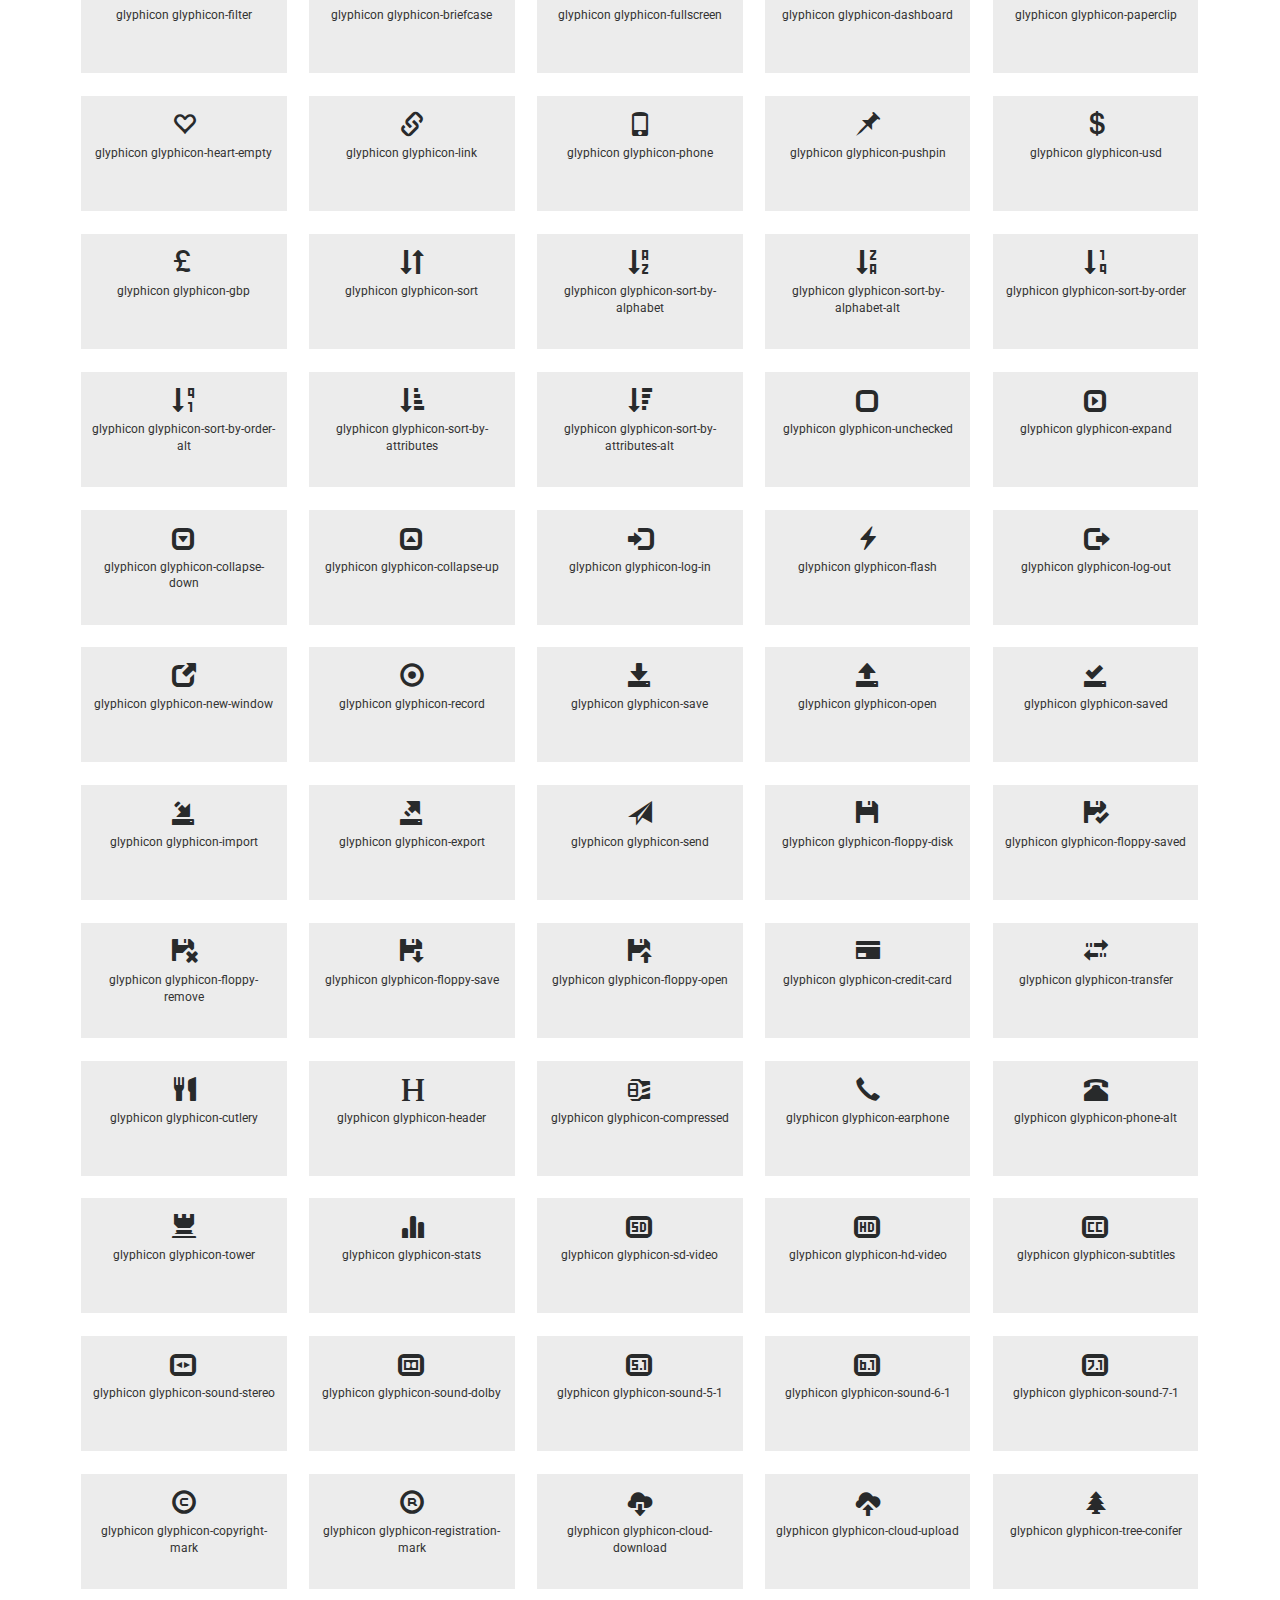
<file: icons.html>
<!DOCTYPE html>
<html lang="en">

<head>
	<title>Pets Care an Animals Category Bootstrap Responsive website Template | Icons ::Kietteam</title>
	<meta name="viewport" content="width=device-width, initial-scale=1">
	<meta http-equiv="Content-Type" content="text/html; charset=utf-8" />
	<meta name="keywords" content="Pets Care Responsive web template, Bootstrap Web Templates, Flat Web Templates, Android Compatible web template, 
	SmartPhone Compatible web template, free WebDesigns for Nokia, Samsung, LG, Sony Ericsson, Motorola web design" />
	<script type="application/x-javascript">
		addEventListener("load", function () {
			setTimeout(hideURLbar, 0);
		}, false);

		function hideURLbar() {
			window.scrollTo(0, 1);
		}
	</script>
	<!-- Custom Theme files -->
	<link href="css/bootstrap.css" type="text/css" rel="stylesheet" media="all">
	<link href="css/style.css" type="text/css" rel="stylesheet" media="all">
	<link href="css/font-awesome.css" rel="stylesheet">
	<!-- font-awesome icons -->
	<!-- //Custom Theme files -->
	<!-- js -->
	<script src="js/jquery-2.2.3.min.js"></script>
	<!-- //js -->
	<!-- web-fonts -->
	<link href="//fonts.googleapis.com/css?family=Limelight" rel="stylesheet">
	<link href='//fonts.googleapis.com/css?family=Roboto:400,100,100italic,300,300italic,400italic,500,500italic,700,700italic,900,900italic'
	    rel='stylesheet' type='text/css'>
	<!-- //web-fonts -->
</head>

<body>
	<!-- banner -->
	<div class="agileits-banner about-w3banner">
		<div class="bnr-agileinfo">
			<div class="banner-top kietteam">
				<div class="container">
					<ul class="agile_top_section">
						<li>
							<p> Pets Care Website !</p>
						</li>
						<li>
							<p><span class="glyphicon glyphicon-earphone"></span> +91 999 8888 7777 </p>
						</li>
						<li><a class="sign" href="#" data-toggle="modal" data-target="#myModal2"><i class="fa fa-sign-in" aria-hidden="true"></i> Sign In</a>							</li>
					</ul>
				</div>
			</div>
			<div class="banner-w3text kietteam">
				<h2>Pets Care</h2>
			</div>
			<!-- navigation -->
			<div class="top-nav w3-agiletop">
				<div class="agile_inner_nav_w3ls">
					<div class="navbar-header w3llogo">
						<button type="button" class="navbar-toggle collapsed" data-toggle="collapse" data-target="#bs-example-navbar-collapse-1">
							<span class="sr-only">Toggle navigation</span>
							<span class="icon-bar"></span>
							<span class="icon-bar"></span>
							<span class="icon-bar"></span>
						</button>
						<h1><a href="index.html">Pets Care</a></h1>
					</div>
					<!-- Collect the nav links, forms, and other content for toggling -->
					<div class="collapse navbar-collapse" id="bs-example-navbar-collapse-1">
						<div class="w3menu navbar-left">
							<ul class="nav navbar">
								<li><a href="index.html">Home</a></li>
								<li><a href="about.html">About</a></li>
								<li><a href="gallery.html">Gallery</a></li>
								<li><a href="#" class="dropdown-toggle active" data-toggle="dropdown" role="button" aria-haspopup="true" aria-expanded="false"><span data-letters="Pages">Pages</span><span class="caret"></span></a>
									<ul class="dropdown-menu">
										<li><a href="icons.html" class="active">Icons</a></li>
										<li><a href="typo.html">Typography</a></li>
									</ul>
								</li>
								<li><a href="contact.html">Contact</a></li>
							</ul>
						</div>
						<div class="w3ls-bnr-icons social-icon navbar-right">
							<a href="#" class="social-button twitter"><i class="fa fa-twitter"></i></a>
							<a href="#" class="social-button facebook"><i class="fa fa-facebook"></i></a>
							<a href="#" class="social-button google"><i class="fa fa-google-plus"></i></a>
							<a href="#" class="social-button dribbble"><i class="fa fa-dribbble"></i></a>
						</div>
						<div class="clearfix"> </div>
					</div>
				</div>
			</div>
			<!-- //navigation -->
		</div>
	</div>
	<!-- //banner -->
	<!-- Modal1 -->
	<div class="modal fade" id="myModal2" tabindex="-1" role="dialog">
		<div class="modal-dialog">
			<!-- Modal content-->
			<div class="modal-content">
				<div class="modal-header">
					<button type="button" class="close" data-dismiss="modal">&times;</button>

					<div class="signin-form profile">
						<h3 class="agileinfo_sign">Sign In</h3>
						<div class="login-form">
							<form action="#" method="post">
								<input type="email" name="email" placeholder="E-mail" required="">
								<input type="password" name="password" placeholder="Password" required="">
								<div class="tp">
									<input type="submit" value="Sign In">
								</div>
							</form>
						</div>
						<div class="login-social-grids">
							<ul>
								<li><a href="#"><i class="fa fa-facebook"></i></a></li>
								<li><a href="#"><i class="fa fa-twitter"></i></a></li>
								<li><a href="#"><i class="fa fa-rss"></i></a></li>
							</ul>
						</div>
						<p><a href="#" data-toggle="modal" data-target="#myModal3"> Don't have an account?</a></p>
					</div>
				</div>
			</div>
		</div>
	</div>
	<!-- //Modal1 -->
	<!-- Modal2 -->
	<div class="modal fade" id="myModal3" tabindex="-1" role="dialog">
		<div class="modal-dialog">
			<!-- Modal content-->
			<div class="modal-content">
				<div class="modal-header">
					<button type="button" class="close" data-dismiss="modal">&times;</button>

					<div class="signin-form profile">
						<h3 class="agileinfo_sign">Sign Up</h3>
						<div class="login-form">
							<form action="#" method="post">
								<input type="text" name="name" placeholder="Username" required="">
								<input type="email" name="email" placeholder="Email" required="">
								<input type="password" class="password" name="Password" id="password1" placeholder="Password" required="" />
								<input type="password" class="password" name="Confirm Password" id="password2" placeholder="Confirm Password" required=""
								/>
								<input type="submit" value="Sign Up">
							</form>
						</div>
						<p><a href="#"> By clicking register, I agree to your terms</a></p>
					</div>
				</div>
			</div>
		</div>
	</div>
	<!-- //Modal2 -->

	<!-- web icons -->
	<div class="codes icons main-grid-border">
		<div class="container">
			<div class="grid_3 grid_4 w3_agileits_icons_page">
				<div class="icons">
					<h3 class="agileits-title">Font Awesome Icons</h3>
					<section id="new">
						<h3 class="page-header page-header icon-subheading">30+ New Icons </h3>
						<div class="row fontawesome-icon-list">
							<div class="icon-box col-md-3 col-sm-4"><a class="agile-icon" href="#"><i class="fa fa-asl-interpreting" aria-hidden="true"></i> fa-asl-interpreting <span class="text-muted">(alias)</span></a></div>

							<div class="icon-box col-md-3 col-sm-4"><a class="agile-icon" href="#"><i class="fa fa-assistive-listening-systems" aria-hidden="true"></i> fa-assistive-listening-systems</a></div>

							<div class="icon-box col-md-3 col-sm-4"><a class="agile-icon" href="#"><i class="fa fa-audio-description" aria-hidden="true"></i> fa-audio-description</a></div>

							<div class="icon-box col-md-3 col-sm-4"><a class="agile-icon" href="#"><i class="fa fa-blind" aria-hidden="true"></i> fa-blind</a></div>

							<div class="icon-box col-md-3 col-sm-4"><a class="agile-icon" href="#"><i class="fa fa-braille" aria-hidden="true"></i> fa-braille</a></div>

							<div class="icon-box col-md-3 col-sm-4"><a class="agile-icon" href="#"><i class="fa fa-deaf" aria-hidden="true"></i> fa-deaf</a></div>

							<div class="icon-box col-md-3 col-sm-4"><a class="agile-icon" href="#"><i class="fa fa-deafness" aria-hidden="true"></i> deafness <span class="text-muted">(alias)</span></a></div>

							<div class="icon-box col-md-3 col-sm-4"><a class="agile-icon" href="#"><i class="fa fa-envira" aria-hidden="true"></i> fa-envira</a></div>

							<div class="icon-box col-md-3 col-sm-4"><a class="agile-icon" href="#"><i class="fa fa-fa" aria-hidden="true"></i> fa-fa <span class="text-muted">(alias)</span></a></div>

							<div class="icon-box col-md-3 col-sm-4"><a class="agile-icon" href="#"><i class="fa fa-first-order" aria-hidden="true"></i> fa-first-order</a></div>

							<div class="icon-box col-md-3 col-sm-4"><a class="agile-icon" href="#"><i class="fa fa-font-awesome" aria-hidden="true"></i> fa-font-awesome</a></div>

							<div class="icon-box col-md-3 col-sm-4"><a class="agile-icon" href="#"><i class="fa fa-gitlab" aria-hidden="true"></i> fa-gitlab</a></div>

							<div class="icon-box col-md-3 col-sm-4"><a class="agile-icon" href="#"><i class="fa fa-glide" aria-hidden="true"></i> fa-glide</a></div>

							<div class="icon-box col-md-3 col-sm-4"><a class="agile-icon" href="#"><i class="fa fa-glide-g" aria-hidden="true"></i> fa-glide-g</a></div>

							<div class="icon-box col-md-3 col-sm-4"><a class="agile-icon" href="#"><i class="fa fa-google-plus-circle" aria-hidden="true"></i> fa-google-plus-circle <span class="text-muted">(alias)</span></a></div>

							<div class="icon-box col-md-3 col-sm-4"><a class="agile-icon" href="#"><i class="fa fa-google-plus-official" aria-hidden="true"></i> fa-google-plus-official</a></div>

							<div class="icon-box col-md-3 col-sm-4"><a class="agile-icon" href="#"><i class="fa fa-hard-of-hearing" aria-hidden="true"></i> fa-hard-of-hearing <span class="text-muted">(alias)</span></a></div>

							<div class="icon-box col-md-3 col-sm-4"><a class="agile-icon" href="#"><i class="fa fa-instagram" aria-hidden="true"></i> fa-instagram</a></div>

							<div class="icon-box col-md-3 col-sm-4"><a class="agile-icon" href="#"><i class="fa fa-low-vision" aria-hidden="true"></i> fa-low-vision</a></div>

							<div class="icon-box col-md-3 col-sm-4"><a class="agile-icon" href="#"><i class="fa fa-pied-piper" aria-hidden="true"></i> fa-pied-piper</a></div>

							<div class="icon-box col-md-3 col-sm-4"><a class="agile-icon" href="#"><i class="fa fa-question-circle-o" aria-hidden="true"></i> fa-question-circle-o</a></div>

							<div class="icon-box col-md-3 col-sm-4"><a class="agile-icon" href="#"><i class="fa fa-sign-language" aria-hidden="true"></i> fa-sign-language</a></div>

							<div class="icon-box col-md-3 col-sm-4"><a class="agile-icon" href="#"><i class="fa fa-signing" aria-hidden="true"></i> fa-signing <span class="text-muted">(alias)</span></a></div>

							<div class="icon-box col-md-3 col-sm-4"><a class="agile-icon" href="#"><i class="fa fa-snapchat" aria-hidden="true"></i> fa-snapchat</a></div>

							<div class="icon-box col-md-3 col-sm-4"><a class="agile-icon" href="#"><i class="fa fa-snapchat-ghost" aria-hidden="true"></i> fa-snapchat-ghost</a></div>

							<div class="icon-box col-md-3 col-sm-4"><a class="agile-icon" href="#"><i class="fa fa-snapchat-square" aria-hidden="true"></i> fa-snapchat-square</a></div>

							<div class="icon-box col-md-3 col-sm-4"><a class="agile-icon" href="#"><i class="fa fa-themeisle" aria-hidden="true"></i> fa-themeisle</a></div>

							<div class="icon-box col-md-3 col-sm-4"><a class="agile-icon" href="#"><i class="fa fa-universal-access" aria-hidden="true"></i> fa-universal-access</a></div>

							<div class="icon-box col-md-3 col-sm-4"><a class="agile-icon" href="#"><i class="fa fa-viadeo" aria-hidden="true"></i> fa-viadeo</a></div>

							<div class="icon-box col-md-3 col-sm-4"><a class="agile-icon" href="#"><i class="fa fa-viadeo-square" aria-hidden="true"></i> fa-viadeo-square</a></div>

							<div class="icon-box col-md-3 col-sm-4"><a class="agile-icon" href="#"><i class="fa fa-volume-control-phone" aria-hidden="true"></i> fa-volume-control-phone</a></div>

							<div class="icon-box col-md-3 col-sm-4"><a class="agile-icon" href="#"><i class="fa fa-wheelchair-alt" aria-hidden="true"></i> fa-wheelchair-alt</a></div>

							<div class="icon-box col-md-3 col-sm-4"><a class="agile-icon" href="#"><i class="fa fa-wpbeginner" aria-hidden="true"></i> fa-wpbeginner</a></div>

							<div class="icon-box col-md-3 col-sm-4"><a class="agile-icon" href="#"><i class="fa fa-wpforms" aria-hidden="true"></i> fa-wpforms</a></div>

							<div class="icon-box col-md-3 col-sm-4"><a class="agile-icon" href="#"><i class="fa fa-yoast" aria-hidden="true"></i> fa-yoast</a></div>

						</div>
					</section>
					<div class="section group">
						<div class="box">
							<div class="title ">
								<h3 class="page-header icon-subheading">Web Application Icons</h3>
							</div>
							<div class="box_content">
								<div class="fontawesome-icon-list">
									<div class="icon-box col-md-3 col-sm-4"><a class="agile-icon" href="#"><i class="fa fa-adjust"></i> fa-adjust</a></div>

									<div class="icon-box col-md-3 col-sm-4"><a class="agile-icon" href="#"><i class="fa fa-anchor"></i> fa-anchor</a></div>

									<div class="icon-box col-md-3 col-sm-4"><a class="agile-icon" href="#"><i class="fa fa-archive"></i> fa-archive</a></div>

									<div class="icon-box col-md-3 col-sm-4"><a class="agile-icon" href="#"><i class="fa fa-arrows"></i> fa-arrows</a></div>

									<div class="icon-box col-md-3 col-sm-4"><a class="agile-icon" href="#"><i class="fa fa-arrows-h"></i> fa-arrows-h</a></div>

									<div class="icon-box col-md-3 col-sm-4"><a class="agile-icon" href="#"><i class="fa fa-arrows-v"></i> fa-arrows-v</a></div>

									<div class="icon-box col-md-3 col-sm-4"><a class="agile-icon" href="#"><i class="fa fa-asterisk"></i> fa-asterisk</a></div>

									<div class="icon-box col-md-3 col-sm-4"><a class="agile-icon" href="#"><i class="fa fa-ban"></i> fa-ban</a></div>

									<div class="icon-box col-md-3 col-sm-4"><a class="agile-icon" href="#"><i class="fa fa-bar-chart-o"></i> fa-bar-chart-o</a></div>

									<div class="icon-box col-md-3 col-sm-4"><a class="agile-icon" href="#"><i class="fa fa-barcode"></i> fa-barcode</a></div>

									<div class="icon-box col-md-3 col-sm-4"><a class="agile-icon" href="#"><i class="fa fa-bars"></i> fa-bars</a></div>

									<div class="icon-box col-md-3 col-sm-4"><a class="agile-icon" href="#"><i class="fa fa-beer"></i> fa-beer</a></div>

									<div class="icon-box col-md-3 col-sm-4"><a class="agile-icon" href="#"><i class="fa fa-bell"></i> fa-bell</a></div>

									<div class="icon-box col-md-3 col-sm-4"><a class="agile-icon" href="#"><i class="fa fa-bell-o"></i> fa-bell-o</a></div>

									<div class="icon-box col-md-3 col-sm-4"><a class="agile-icon" href="#"><i class="fa fa-bolt"></i> fa-bolt</a></div>

									<div class="icon-box col-md-3 col-sm-4"><a class="agile-icon" href="#"><i class="fa fa-book"></i> fa-book</a></div>

									<div class="icon-box col-md-3 col-sm-4"><a class="agile-icon" href="#"><i class="fa fa-bookmark"></i> fa-bookmark</a></div>

									<div class="icon-box col-md-3 col-sm-4"><a class="agile-icon" href="#"><i class="fa fa-bookmark-o"></i> fa-bookmark-o</a></div>

									<div class="icon-box col-md-3 col-sm-4"><a class="agile-icon" href="#"><i class="fa fa-briefcase"></i> fa-briefcase</a></div>

									<div class="icon-box col-md-3 col-sm-4"><a class="agile-icon" href="#"><i class="fa fa-bug"></i> fa-bug</a></div>

									<div class="icon-box col-md-3 col-sm-4"><a class="agile-icon" href="#"><i class="fa fa-building-o"></i> fa-building-o</a></div>

									<div class="icon-box col-md-3 col-sm-4"><a class="agile-icon" href="#"><i class="fa fa-bullhorn"></i> fa-bullhorn</a></div>

									<div class="icon-box col-md-3 col-sm-4"><a class="agile-icon" href="#"><i class="fa fa-bullseye"></i> fa-bullseye</a></div>

									<div class="icon-box col-md-3 col-sm-4"><a class="agile-icon" href="#"><i class="fa fa-calendar"></i> fa-calendar</a></div>

									<div class="icon-box col-md-3 col-sm-4"><a class="agile-icon" href="#"><i class="fa fa-calendar-o"></i> fa-calendar-o</a></div>

									<div class="icon-box col-md-3 col-sm-4"><a class="agile-icon" href="#"><i class="fa fa-camera"></i> fa-camera</a></div>

									<div class="icon-box col-md-3 col-sm-4"><a class="agile-icon" href="#"><i class="fa fa-camera-retro"></i> fa-camera-retro</a></div>

									<div class="icon-box col-md-3 col-sm-4"><a class="agile-icon" href="#"><i class="fa fa-caret-square-o-down"></i> fa-caret-square-o-down</a></div>

									<div class="icon-box col-md-3 col-sm-4"><a class="agile-icon" href="#"><i class="fa fa-caret-square-o-left"></i> fa-caret-square-o-left</a></div>

									<div class="icon-box col-md-3 col-sm-4"><a class="agile-icon" href="#"><i class="fa fa-caret-square-o-right"></i> fa-caret-square-o-right</a></div>

									<div class="icon-box col-md-3 col-sm-4"><a class="agile-icon" href="#"><i class="fa fa-caret-square-o-up"></i> fa-caret-square-o-up</a></div>

									<div class="icon-box col-md-3 col-sm-4"><a class="agile-icon" href="#"><i class="fa fa-certificate"></i> fa-certificate</a></div>

									<div class="icon-box col-md-3 col-sm-4"><a class="agile-icon" href="#"><i class="fa fa-check"></i> fa-check</a></div>

									<div class="icon-box col-md-3 col-sm-4"><a class="agile-icon" href="#"><i class="fa fa-check-circle"></i> fa-check-circle</a></div>

									<div class="icon-box col-md-3 col-sm-4"><a class="agile-icon" href="#"><i class="fa fa-check-circle-o"></i> fa-check-circle-o</a></div>

									<div class="icon-box col-md-3 col-sm-4"><a class="agile-icon" href="#"><i class="fa fa-check-square"></i> fa-check-square</a></div>

									<div class="icon-box col-md-3 col-sm-4"><a class="agile-icon" href="#"><i class="fa fa-check-square-o"></i> fa-check-square-o</a></div>

									<div class="icon-box col-md-3 col-sm-4"><a class="agile-icon" href="#"><i class="fa fa-circle"></i> fa-circle</a></div>

									<div class="icon-box col-md-3 col-sm-4"><a class="agile-icon" href="#"><i class="fa fa-circle-o"></i> fa-circle-o</a></div>

									<div class="icon-box col-md-3 col-sm-4"><a class="agile-icon" href="#"><i class="fa fa-clock-o"></i> fa-clock-o</a></div>

									<div class="icon-box col-md-3 col-sm-4"><a class="agile-icon" href="#"><i class="fa fa-cloud"></i> fa-cloud</a></div>

									<div class="icon-box col-md-3 col-sm-4"><a class="agile-icon" href="#"><i class="fa fa-cloud-download"></i> fa-cloud-download</a></div>

									<div class="icon-box col-md-3 col-sm-4"><a class="agile-icon" href="#"><i class="fa fa-cloud-upload"></i> fa-cloud-upload</a></div>

									<div class="icon-box col-md-3 col-sm-4"><a class="agile-icon" href="#"><i class="fa fa-code"></i> fa-code</a></div>

									<div class="icon-box col-md-3 col-sm-4"><a class="agile-icon" href="#"><i class="fa fa-code-fork"></i> fa-code-fork</a></div>

									<div class="icon-box col-md-3 col-sm-4"><a class="agile-icon" href="#"><i class="fa fa-coffee"></i> fa-coffee</a></div>

									<div class="icon-box col-md-3 col-sm-4"><a class="agile-icon" href="#"><i class="fa fa-cog"></i> fa-cog</a></div>

									<div class="icon-box col-md-3 col-sm-4"><a class="agile-icon" href="#"><i class="fa fa-cogs"></i> fa-cogs</a></div>

									<div class="icon-box col-md-3 col-sm-4"><a class="agile-icon" href="#"><i class="fa fa-comment"></i> fa-comment</a></div>

									<div class="icon-box col-md-3 col-sm-4"><a class="agile-icon" href="#"><i class="fa fa-comment-o"></i> fa-comment-o</a></div>

									<div class="icon-box col-md-3 col-sm-4"><a class="agile-icon" href="#"><i class="fa fa-comments"></i> fa-comments</a></div>

									<div class="icon-box col-md-3 col-sm-4"><a class="agile-icon" href="#"><i class="fa fa-comments-o"></i> fa-comments-o</a></div>

									<div class="icon-box col-md-3 col-sm-4"><a class="agile-icon" href="#"><i class="fa fa-compass"></i> fa-compass</a></div>

									<div class="icon-box col-md-3 col-sm-4"><a class="agile-icon" href="#"><i class="fa fa-credit-card"></i> fa-credit-card</a></div>

									<div class="icon-box col-md-3 col-sm-4"><a class="agile-icon" href="#"><i class="fa fa-crop"></i> fa-crop</a></div>

									<div class="icon-box col-md-3 col-sm-4"><a class="agile-icon" href="#"><i class="fa fa-crosshairs"></i> fa-crosshairs</a></div>

									<div class="icon-box col-md-3 col-sm-4"><a class="agile-icon" href="#"><i class="fa fa-cutlery"></i> fa-cutlery</a></div>

									<div class="icon-box col-md-3 col-sm-4"><a class="agile-icon" href="#"><i class="fa fa-dashboard"></i> fa-dashboard <span class="text-muted">(alias)</span></a></div>

									<div class="icon-box col-md-3 col-sm-4"><a class="agile-icon" href="#"><i class="fa fa-desktop"></i> fa-desktop</a></div>

									<div class="icon-box col-md-3 col-sm-4"><a class="agile-icon" href="#"><i class="fa fa-dot-circle-o"></i> fa-dot-circle-o</a></div>

									<div class="icon-box col-md-3 col-sm-4"><a class="agile-icon" href="#"><i class="fa fa-download"></i> fa-download</a></div>

									<div class="icon-box col-md-3 col-sm-4"><a class="agile-icon" href="#"><i class="fa fa-edit"></i> fa-edit <span class="text-muted">(alias)</span></a></div>

									<div class="icon-box col-md-3 col-sm-4"><a class="agile-icon" href="#"><i class="fa fa-ellipsis-h"></i> fa-ellipsis-h</a></div>

									<div class="icon-box col-md-3 col-sm-4"><a class="agile-icon" href="#"><i class="fa fa-ellipsis-v"></i> fa-ellipsis-v</a></div>

									<div class="icon-box col-md-3 col-sm-4"><a class="agile-icon" href="#"><i class="fa fa-envelope"></i> fa-envelope</a></div>

									<div class="icon-box col-md-3 col-sm-4"><a class="agile-icon" href="#"><i class="fa fa-envelope-o"></i> fa-envelope-o</a></div>

									<div class="icon-box col-md-3 col-sm-4"><a class="agile-icon" href="#"><i class="fa fa-eraser"></i> fa-eraser</a></div>

									<div class="icon-box col-md-3 col-sm-4"><a class="agile-icon" href="#"><i class="fa fa-exchange"></i> fa-exchange</a></div>

									<div class="icon-box col-md-3 col-sm-4"><a class="agile-icon" href="#"><i class="fa fa-exclamation"></i> fa-exclamation</a></div>

									<div class="icon-box col-md-3 col-sm-4"><a class="agile-icon" href="#"><i class="fa fa-exclamation-circle"></i> fa-exclamation-circle</a></div>

									<div class="icon-box col-md-3 col-sm-4"><a class="agile-icon" href="#"><i class="fa fa-exclamation-triangle"></i> fa-exclamation-triangle</a></div>

									<div class="icon-box col-md-3 col-sm-4"><a class="agile-icon" href="#"><i class="fa fa-external-link"></i> fa-external-link</a></div>

									<div class="icon-box col-md-3 col-sm-4"><a class="agile-icon" href="#"><i class="fa fa-external-link-square"></i> fa-external-link-square</a></div>

									<div class="icon-box col-md-3 col-sm-4"><a class="agile-icon" href="#"><i class="fa fa-eye"></i> fa-eye</a></div>

									<div class="icon-box col-md-3 col-sm-4"><a class="agile-icon" href="#"><i class="fa fa-eye-slash"></i> fa-eye-slash</a></div>

									<div class="icon-box col-md-3 col-sm-4"><a class="agile-icon" href="#"><i class="fa fa-female"></i> fa-female</a></div>

									<div class="icon-box col-md-3 col-sm-4"><a class="agile-icon" href="#"><i class="fa fa-fighter-jet"></i> fa-fighter-jet</a></div>

									<div class="icon-box col-md-3 col-sm-4"><a class="agile-icon" href="#"><i class="fa fa-film"></i> fa-film</a></div>

									<div class="icon-box col-md-3 col-sm-4"><a class="agile-icon" href="#"><i class="fa fa-filter"></i> fa-filter</a></div>

									<div class="icon-box col-md-3 col-sm-4"><a class="agile-icon" href="#"><i class="fa fa-fire"></i> fa-fire</a></div>

									<div class="icon-box col-md-3 col-sm-4"><a class="agile-icon" href="#"><i class="fa fa-fire-extinguisher"></i> fa-fire-extinguisher</a></div>

									<div class="icon-box col-md-3 col-sm-4"><a class="agile-icon" href="#"><i class="fa fa-flag"></i> fa-flag</a></div>

									<div class="icon-box col-md-3 col-sm-4"><a class="agile-icon" href="#"><i class="fa fa-flag-checkered"></i> fa-flag-checkered</a></div>

									<div class="icon-box col-md-3 col-sm-4"><a class="agile-icon" href="#"><i class="fa fa-flag-o"></i> fa-flag-o</a></div>

									<div class="icon-box col-md-3 col-sm-4"><a class="agile-icon" href="#"><i class="fa fa-flash"></i> fa-flash <span class="text-muted">(alias)</span></a></div>

									<div class="icon-box col-md-3 col-sm-4"><a class="agile-icon" href="#"><i class="fa fa-flask"></i> fa-flask</a></div>

									<div class="icon-box col-md-3 col-sm-4"><a class="agile-icon" href="#"><i class="fa fa-folder"></i> fa-folder</a></div>

									<div class="icon-box col-md-3 col-sm-4"><a class="agile-icon" href="#"><i class="fa fa-folder-o"></i> fa-folder-o</a></div>

									<div class="icon-box col-md-3 col-sm-4"><a class="agile-icon" href="#"><i class="fa fa-folder-open"></i> fa-folder-open</a></div>

									<div class="icon-box col-md-3 col-sm-4"><a class="agile-icon" href="#"><i class="fa fa-folder-open-o"></i> fa-folder-open-o</a></div>

									<div class="icon-box col-md-3 col-sm-4"><a class="agile-icon" href="#"><i class="fa fa-frown-o"></i> fa-frown-o</a></div>

									<div class="icon-box col-md-3 col-sm-4"><a class="agile-icon" href="#"><i class="fa fa-gamepad"></i> fa-gamepad</a></div>

									<div class="icon-box col-md-3 col-sm-4"><a class="agile-icon" href="#"><i class="fa fa-gavel"></i> fa-gavel</a></div>

									<div class="icon-box col-md-3 col-sm-4"><a class="agile-icon" href="#"><i class="fa fa-gear"></i> fa-gear <span class="text-muted">(alias)</span></a></div>

									<div class="icon-box col-md-3 col-sm-4"><a class="agile-icon" href="#"><i class="fa fa-gears"></i> fa-gears <span class="text-muted">(alias)</span></a></div>

									<div class="icon-box col-md-3 col-sm-4"><a class="agile-icon" href="#"><i class="fa fa-gift"></i> fa-gift</a></div>

									<div class="icon-box col-md-3 col-sm-4"><a class="agile-icon" href="#"><i class="fa fa-glass"></i> fa-glass</a></div>

									<div class="icon-box col-md-3 col-sm-4"><a class="agile-icon" href="#"><i class="fa fa-globe"></i> fa-globe</a></div>

									<div class="icon-box col-md-3 col-sm-4"><a class="agile-icon" href="#"><i class="fa fa-group"></i> fa-group <span class="text-muted">(alias)</span></a></div>

									<div class="icon-box col-md-3 col-sm-4"><a class="agile-icon" href="#"><i class="fa fa-hdd-o"></i> fa-hdd-o</a></div>

									<div class="icon-box col-md-3 col-sm-4"><a class="agile-icon" href="#"><i class="fa fa-headphones"></i> fa-headphones</a></div>

									<div class="icon-box col-md-3 col-sm-4"><a class="agile-icon" href="#"><i class="fa fa-heart"></i> fa-heart</a></div>

									<div class="icon-box col-md-3 col-sm-4"><a class="agile-icon" href="#"><i class="fa fa-heart-o"></i> fa-heart-o</a></div>

									<div class="icon-box col-md-3 col-sm-4"><a class="agile-icon" href="#"><i class="fa fa-home"></i> fa-home</a></div>

									<div class="icon-box col-md-3 col-sm-4"><a class="agile-icon" href="#"><i class="fa fa-inbox"></i> fa-inbox</a></div>

									<div class="icon-box col-md-3 col-sm-4"><a class="agile-icon" href="#"><i class="fa fa-info"></i> fa-info</a></div>

									<div class="icon-box col-md-3 col-sm-4"><a class="agile-icon" href="#info-circle"><i class="fa fa-info-circle"></i> fa-info-circle</a></div>

									<div class="icon-box col-md-3 col-sm-4"><a class="agile-icon" href="#key"><i class="fa fa-key"></i> fa-key</a></div>

									<div class="icon-box col-md-3 col-sm-4"><a class="agile-icon" href="#keyboard-o"><i class="fa fa-keyboard-o"></i> fa-keyboard-o</a></div>

									<div class="icon-box col-md-3 col-sm-4"><a class="agile-icon" href="#laptop"><i class="fa fa-laptop"></i> fa-laptop</a></div>

									<div class="icon-box col-md-3 col-sm-4"><a class="agile-icon" href="#leaf"><i class="fa fa-leaf"></i> fa-leaf</a></div>

									<div class="icon-box col-md-3 col-sm-4"><a class="agile-icon" href="#gavel"><i class="fa fa-legal"></i> fa-legal <span class="text-muted">(alias)</span></a></div>

									<div class="icon-box col-md-3 col-sm-4"><a class="agile-icon" href="#lemon-o"><i class="fa fa-lemon-o"></i> fa-lemon-o</a></div>

									<div class="icon-box col-md-3 col-sm-4"><a class="agile-icon" href="#level-down"><i class="fa fa-level-down"></i> fa-level-down</a></div>

									<div class="icon-box col-md-3 col-sm-4"><a class="agile-icon" href="#level-up"><i class="fa fa-level-up"></i> fa-level-up</a></div>

									<div class="icon-box col-md-3 col-sm-4"><a class="agile-icon" href="#lightbulb-o"><i class="fa fa-lightbulb-o"></i> fa-lightbulb-o</a></div>

									<div class="icon-box col-md-3 col-sm-4"><a class="agile-icon" href="#location-arrow"><i class="fa fa-location-arrow"></i> fa-location-arrow</a></div>

									<div class="icon-box col-md-3 col-sm-4"><a class="agile-icon" href="#lock"><i class="fa fa-lock"></i> fa-lock</a></div>

									<div class="icon-box col-md-3 col-sm-4"><a class="agile-icon" href="#magic"><i class="fa fa-magic"></i> fa-magic</a></div>

									<div class="icon-box col-md-3 col-sm-4"><a class="agile-icon" href="#magnet"><i class="fa fa-magnet"></i> fa-magnet</a></div>

									<div class="icon-box col-md-3 col-sm-4"><a class="agile-icon" href="#share"><i class="fa fa-mail-forward"></i> fa-mail-forward <span class="text-muted">(alias)</span></a></div>

									<div class="icon-box col-md-3 col-sm-4"><a class="agile-icon" href="#reply"><i class="fa fa-mail-reply"></i> fa-mail-reply <span class="text-muted">(alias)</span></a></div>

									<div class="icon-box col-md-3 col-sm-4"><a class="agile-icon" href="#mail-reply-all"><i class="fa fa-mail-reply-all"></i> fa-mail-reply-all</a></div>

									<div class="icon-box col-md-3 col-sm-4"><a class="agile-icon" href="#male"><i class="fa fa-male"></i> fa-male</a></div>

									<div class="icon-box col-md-3 col-sm-4"><a class="agile-icon" href="#map-marker"><i class="fa fa-map-marker"></i> fa-map-marker</a></div>

									<div class="icon-box col-md-3 col-sm-4"><a class="agile-icon" href="#meh-o"><i class="fa fa-meh-o"></i> fa-meh-o</a></div>

									<div class="icon-box col-md-3 col-sm-4"><a class="agile-icon" href="#microphone"><i class="fa fa-microphone"></i> fa-microphone</a></div>

									<div class="icon-box col-md-3 col-sm-4"><a class="agile-icon" href="#microphone-slash"><i class="fa fa-microphone-slash"></i> fa-microphone-slash</a></div>

									<div class="icon-box col-md-3 col-sm-4"><a class="agile-icon" href="#minus"><i class="fa fa-minus"></i> fa-minus</a></div>

									<div class="icon-box col-md-3 col-sm-4"><a class="agile-icon" href="#minus-circle"><i class="fa fa-minus-circle"></i> fa-minus-circle</a></div>

									<div class="icon-box col-md-3 col-sm-4"><a class="agile-icon" href="#minus-square"><i class="fa fa-minus-square"></i> fa-minus-square</a></div>

									<div class="icon-box col-md-3 col-sm-4"><a class="agile-icon" href="#minus-square-o"><i class="fa fa-minus-square-o"></i> fa-minus-square-o</a></div>

									<div class="icon-box col-md-3 col-sm-4"><a class="agile-icon" href="#mobile"><i class="fa fa-mobile"></i> fa-mobile</a></div>

									<div class="icon-box col-md-3 col-sm-4"><a class="agile-icon" href="#mobile"><i class="fa fa-mobile-phone"></i> fa-mobile-phone <span class="text-muted">(alias)</span></a></div>

									<div class="icon-box col-md-3 col-sm-4"><a class="agile-icon" href="#money"><i class="fa fa-money"></i> fa-money</a></div>

									<div class="icon-box col-md-3 col-sm-4"><a class="agile-icon" href="#moon-o"><i class="fa fa-moon-o"></i> fa-moon-o</a></div>

									<div class="icon-box col-md-3 col-sm-4"><a class="agile-icon" href="#music"><i class="fa fa-music"></i> fa-music</a></div>

									<div class="icon-box col-md-3 col-sm-4"><a class="agile-icon" href="#pencil"><i class="fa fa-pencil"></i> fa-pencil</a></div>

									<div class="icon-box col-md-3 col-sm-4"><a class="agile-icon" href="#pencil-square"><i class="fa fa-pencil-square"></i> fa-pencil-square</a></div>

									<div class="icon-box col-md-3 col-sm-4"><a class="agile-icon" href="#pencil-square-o"><i class="fa fa-pencil-square-o"></i> fa-pencil-square-o</a></div>

									<div class="icon-box col-md-3 col-sm-4"><a class="agile-icon" href="#phone"><i class="fa fa-phone"></i> fa-phone</a></div>

									<div class="icon-box col-md-3 col-sm-4"><a class="agile-icon" href="#phone-square"><i class="fa fa-phone-square"></i> fa-phone-square</a></div>

									<div class="icon-box col-md-3 col-sm-4"><a class="agile-icon" href="#picture-o"><i class="fa fa-picture-o"></i> fa-picture-o</a></div>

									<div class="icon-box col-md-3 col-sm-4"><a class="agile-icon" href="#plane"><i class="fa fa-plane"></i> fa-plane</a></div>

									<div class="icon-box col-md-3 col-sm-4"><a class="agile-icon" href="#plus"><i class="fa fa-plus"></i> fa-plus</a></div>

									<div class="icon-box col-md-3 col-sm-4"><a class="agile-icon" href="#plus-circle"><i class="fa fa-plus-circle"></i> fa-plus-circle</a></div>

									<div class="icon-box col-md-3 col-sm-4"><a class="agile-icon" href="#plus-square"><i class="fa fa-plus-square"></i> fa-plus-square</a></div>

									<div class="icon-box col-md-3 col-sm-4"><a class="agile-icon" href="#plus-square-o"><i class="fa fa-plus-square-o"></i> fa-plus-square-o</a></div>

									<div class="icon-box col-md-3 col-sm-4"><a class="agile-icon" href="#power-off"><i class="fa fa-power-off"></i> fa-power-off</a></div>

									<div class="icon-box col-md-3 col-sm-4"><a class="agile-icon" href="#print"><i class="fa fa-print"></i> fa-print</a></div>

									<div class="icon-box col-md-3 col-sm-4"><a class="agile-icon" href="#puzzle-piece"><i class="fa fa-puzzle-piece"></i> fa-puzzle-piece</a></div>

									<div class="icon-box col-md-3 col-sm-4"><a class="agile-icon" href="#qrcode"><i class="fa fa-qrcode"></i> fa-qrcode</a></div>

									<div class="icon-box col-md-3 col-sm-4"><a class="agile-icon" href="#question"><i class="fa fa-question"></i> fa-question</a></div>

									<div class="icon-box col-md-3 col-sm-4"><a class="agile-icon" href="#question-circle"><i class="fa fa-question-circle"></i> fa-question-circle</a></div>

									<div class="icon-box col-md-3 col-sm-4"><a class="agile-icon" href="#quote-left"><i class="fa fa-quote-left"></i> fa-quote-left</a></div>

									<div class="icon-box col-md-3 col-sm-4"><a class="agile-icon" href="#quote-right"><i class="fa fa-quote-right"></i> fa-quote-right</a></div>

									<div class="icon-box col-md-3 col-sm-4"><a class="agile-icon" href="#random"><i class="fa fa-random"></i> fa-random</a></div>

									<div class="icon-box col-md-3 col-sm-4"><a class="agile-icon" href="#refresh"><i class="fa fa-refresh"></i> fa-refresh</a></div>

									<div class="icon-box col-md-3 col-sm-4"><a class="agile-icon" href="#reply"><i class="fa fa-reply"></i> fa-reply</a></div>

									<div class="icon-box col-md-3 col-sm-4"><a class="agile-icon" href="#reply-all"><i class="fa fa-reply-all"></i> fa-reply-all</a></div>

									<div class="icon-box col-md-3 col-sm-4"><a class="agile-icon" href="#retweet"><i class="fa fa-retweet"></i> fa-retweet</a></div>

									<div class="icon-box col-md-3 col-sm-4"><a class="agile-icon" href="#road"><i class="fa fa-road"></i> fa-road</a></div>

									<div class="icon-box col-md-3 col-sm-4"><a class="agile-icon" href="#rocket"><i class="fa fa-rocket"></i> fa-rocket</a></div>

									<div class="icon-box col-md-3 col-sm-4"><a class="agile-icon" href="#rss"><i class="fa fa-rss"></i> fa-rss</a></div>

									<div class="icon-box col-md-3 col-sm-4"><a class="agile-icon" href="#rss-square"><i class="fa fa-rss-square"></i> fa-rss-square</a></div>

									<div class="icon-box col-md-3 col-sm-4"><a class="agile-icon" href="#search"><i class="fa fa-search"></i> fa-search</a></div>

									<div class="icon-box col-md-3 col-sm-4"><a class="agile-icon" href="#search-minus"><i class="fa fa-search-minus"></i> fa-search-minus</a></div>

									<div class="icon-box col-md-3 col-sm-4"><a class="agile-icon" href="#search-plus"><i class="fa fa-search-plus"></i> fa-search-plus</a></div>

									<div class="icon-box col-md-3 col-sm-4"><a class="agile-icon" href="#share"><i class="fa fa-share"></i> fa-share</a></div>

									<div class="icon-box col-md-3 col-sm-4"><a class="agile-icon" href="#share-square"><i class="fa fa-share-square"></i> fa-share-square</a></div>

									<div class="icon-box col-md-3 col-sm-4"><a class="agile-icon" href="#share-square-o"><i class="fa fa-share-square-o"></i> fa-share-square-o</a></div>

									<div class="icon-box col-md-3 col-sm-4"><a class="agile-icon" href="#shield"><i class="fa fa-shield"></i> fa-shield</a></div>

									<div class="icon-box col-md-3 col-sm-4"><a class="agile-icon" href="#shopping-cart"><i class="fa fa-shopping-cart"></i> fa-shopping-cart</a></div>

									<div class="icon-box col-md-3 col-sm-4"><a class="agile-icon" href="#sign-in"><i class="fa fa-sign-in"></i> fa-sign-in</a></div>

									<div class="icon-box col-md-3 col-sm-4"><a class="agile-icon" href="#sign-out"><i class="fa fa-sign-out"></i> fa-sign-out</a></div>

									<div class="icon-box col-md-3 col-sm-4"><a class="agile-icon" href="#signal"><i class="fa fa-signal"></i> fa-signal</a></div>

									<div class="icon-box col-md-3 col-sm-4"><a class="agile-icon" href="#sitemap"><i class="fa fa-sitemap"></i> fa-sitemap</a></div>

									<div class="icon-box col-md-3 col-sm-4"><a class="agile-icon" href="#smile-o"><i class="fa fa-smile-o"></i> fa-smile-o</a></div>

									<div class="icon-box col-md-3 col-sm-4"><a class="agile-icon" href="#sort"><i class="fa fa-sort"></i> fa-sort</a></div>

									<div class="icon-box col-md-3 col-sm-4"><a class="agile-icon" href="#sort-alpha-asc"><i class="fa fa-sort-alpha-asc"></i> fa-sort-alpha-asc</a></div>

									<div class="icon-box col-md-3 col-sm-4"><a class="agile-icon" href="#sort-alpha-desc"><i class="fa fa-sort-alpha-desc"></i> fa-sort-alpha-desc</a></div>

									<div class="icon-box col-md-3 col-sm-4"><a class="agile-icon" href="#sort-amount-asc"><i class="fa fa-sort-amount-asc"></i> fa-sort-amount-asc</a></div>

									<div class="icon-box col-md-3 col-sm-4"><a class="agile-icon" href="#sort-amount-desc"><i class="fa fa-sort-amount-desc"></i> fa-sort-amount-desc</a></div>

									<div class="icon-box col-md-3 col-sm-4"><a class="agile-icon" href="#sort-asc"><i class="fa fa-sort-asc"></i> fa-sort-asc</a></div>

									<div class="icon-box col-md-3 col-sm-4"><a class="agile-icon" href="#sort-desc"><i class="fa fa-sort-desc"></i> fa-sort-desc</a></div>

									<div class="icon-box col-md-3 col-sm-4"><a class="agile-icon" href="#sort-asc"><i class="fa fa-sort-down"></i> fa-sort-down <span class="text-muted">(alias)</span></a></div>

									<div class="icon-box col-md-3 col-sm-4"><a class="agile-icon" href="#sort-numeric-asc"><i class="fa fa-sort-numeric-asc"></i> fa-sort-numeric-asc</a></div>

									<div class="icon-box col-md-3 col-sm-4"><a class="agile-icon" href="#sort-numeric-desc"><i class="fa fa-sort-numeric-desc"></i> fa-sort-numeric-desc</a></div>

									<div class="icon-box col-md-3 col-sm-4"><a class="agile-icon" href="#sort-desc"><i class="fa fa-sort-up"></i> fa-sort-up <span class="text-muted">(alias)</span></a></div>

									<div class="icon-box col-md-3 col-sm-4"><a class="agile-icon" href="#spinner"><i class="fa fa-spinner"></i> fa-spinner</a></div>

									<div class="icon-box col-md-3 col-sm-4"><a class="agile-icon" href="#square"><i class="fa fa-square"></i> fa-square</a></div>

									<div class="icon-box col-md-3 col-sm-4"><a class="agile-icon" href="#square-o"><i class="fa fa-square-o"></i> fa-square-o</a></div>

									<div class="icon-box col-md-3 col-sm-4"><a class="agile-icon" href="#star"><i class="fa fa-star"></i> fa-star</a></div>

									<div class="icon-box col-md-3 col-sm-4"><a class="agile-icon" href="#star-half"><i class="fa fa-star-half"></i> fa-star-half</a></div>

									<div class="icon-box col-md-3 col-sm-4"><a class="agile-icon" href="#star-half-o"><i class="fa fa-star-half-empty"></i> fa-star-half-empty <span class="text-muted">(alias)</span></a></div>

									<div class="icon-box col-md-3 col-sm-4"><a class="agile-icon" href="#star-half-o"><i class="fa fa-star-half-full"></i> fa-star-half-full <span class="text-muted">(alias)</span></a></div>

									<div class="icon-box col-md-3 col-sm-4"><a class="agile-icon" href="#star-half-o"><i class="fa fa-star-half-o"></i> fa-star-half-o</a></div>

									<div class="icon-box col-md-3 col-sm-4"><a class="agile-icon" href="#star-o"><i class="fa fa-star-o"></i> fa-star-o</a></div>

									<div class="icon-box col-md-3 col-sm-4"><a class="agile-icon" href="#subscript"><i class="fa fa-subscript"></i> fa-subscript</a></div>

									<div class="icon-box col-md-3 col-sm-4"><a class="agile-icon" href="#suitcase"><i class="fa fa-suitcase"></i> fa-suitcase</a></div>

									<div class="icon-box col-md-3 col-sm-4"><a class="agile-icon" href="#sun-o"><i class="fa fa-sun-o"></i> fa-sun-o</a></div>

									<div class="icon-box col-md-3 col-sm-4"><a class="agile-icon" href="#superscript"><i class="fa fa-superscript"></i> fa-superscript</a></div>

									<div class="icon-box col-md-3 col-sm-4"><a class="agile-icon" href="#tablet"><i class="fa fa-tablet"></i> fa-tablet</a></div>

									<div class="icon-box col-md-3 col-sm-4"><a class="agile-icon" href="#tachometer"><i class="fa fa-tachometer"></i> fa-tachometer</a></div>

									<div class="icon-box col-md-3 col-sm-4"><a class="agile-icon" href="#tag"><i class="fa fa-tag"></i> fa-tag</a></div>

									<div class="icon-box col-md-3 col-sm-4"><a class="agile-icon" href="#tags"><i class="fa fa-tags"></i> fa-tags</a></div>

									<div class="icon-box col-md-3 col-sm-4"><a class="agile-icon" href="#tasks"><i class="fa fa-tasks"></i> fa-tasks</a></div>

									<div class="icon-box col-md-3 col-sm-4"><a class="agile-icon" href="#terminal"><i class="fa fa-terminal"></i> fa-terminal</a></div>

									<div class="icon-box col-md-3 col-sm-4"><a class="agile-icon" href="#thumb-tack"><i class="fa fa-thumb-tack"></i> fa-thumb-tack</a></div>

									<div class="icon-box col-md-3 col-sm-4"><a class="agile-icon" href="#thumbs-down"><i class="fa fa-thumbs-down"></i> fa-thumbs-down</a></div>

									<div class="icon-box col-md-3 col-sm-4"><a class="agile-icon" href="#thumbs-o-down"><i class="fa fa-thumbs-o-down"></i> fa-thumbs-o-down</a></div>

									<div class="icon-box col-md-3 col-sm-4"><a class="agile-icon" href="#thumbs-o-up"><i class="fa fa-thumbs-o-up"></i> fa-thumbs-o-up</a></div>

									<div class="icon-box col-md-3 col-sm-4"><a class="agile-icon" href="#thumbs-up"><i class="fa fa-thumbs-up"></i> fa-thumbs-up</a></div>

									<div class="icon-box col-md-3 col-sm-4"><a class="agile-icon" href="#ticket"><i class="fa fa-ticket"></i> fa-ticket</a></div>

									<div class="icon-box col-md-3 col-sm-4"><a class="agile-icon" href="#times"><i class="fa fa-times"></i> fa-times</a></div>

									<div class="icon-box col-md-3 col-sm-4"><a class="agile-icon" href="#times-circle"><i class="fa fa-times-circle"></i> fa-times-circle</a></div>

									<div class="icon-box col-md-3 col-sm-4"><a class="agile-icon" href="#times-circle-o"><i class="fa fa-times-circle-o"></i> fa-times-circle-o</a></div>

									<div class="icon-box col-md-3 col-sm-4"><a class="agile-icon" href="#tint"><i class="fa fa-tint"></i> fa-tint</a></div>

									<div class="icon-box col-md-3 col-sm-4"><a class="agile-icon" href="#caret-square-o-down"><i class="fa fa-toggle-down"></i> fa-toggle-down <span class="text-muted">(alias)</span></a></div>

									<div class="icon-box col-md-3 col-sm-4"><a class="agile-icon" href="#caret-square-o-left"><i class="fa fa-toggle-left"></i> fa-toggle-left <span class="text-muted">(alias)</span></a></div>

									<div class="icon-box col-md-3 col-sm-4"><a class="agile-icon" href="#caret-square-o-right"><i class="fa fa-toggle-right"></i> fa-toggle-right <span class="text-muted">(alias)</span></a></div>

									<div class="icon-box col-md-3 col-sm-4"><a class="agile-icon" href="#caret-square-o-up"><i class="fa fa-toggle-up"></i> fa-toggle-up <span class="text-muted">(alias)</span></a></div>

									<div class="icon-box col-md-3 col-sm-4"><a class="agile-icon" href="#trash-o"><i class="fa fa-trash-o"></i> fa-trash-o</a></div>

									<div class="icon-box col-md-3 col-sm-4"><a class="agile-icon" href="#trophy"><i class="fa fa-trophy"></i> fa-trophy</a></div>

									<div class="icon-box col-md-3 col-sm-4"><a class="agile-icon" href="#truck"><i class="fa fa-truck"></i> fa-truck</a></div>

									<div class="icon-box col-md-3 col-sm-4"><a class="agile-icon" href="#umbrella"><i class="fa fa-umbrella"></i> fa-umbrella</a></div>

									<div class="icon-box col-md-3 col-sm-4"><a class="agile-icon" href="#unlock"><i class="fa fa-unlock"></i> fa-unlock</a></div>

									<div class="icon-box col-md-3 col-sm-4"><a class="agile-icon" href="#unlock-alt"><i class="fa fa-unlock-alt"></i> fa-unlock-alt</a></div>

									<div class="icon-box col-md-3 col-sm-4"><a class="agile-icon" href="#sort"><i class="fa fa-unsorted"></i> fa-unsorted <span class="text-muted">(alias)</span></a></div>

									<div class="icon-box col-md-3 col-sm-4"><a class="agile-icon" href="#upload"><i class="fa fa-upload"></i> fa-upload</a></div>

									<div class="icon-box col-md-3 col-sm-4"><a class="agile-icon" href="#user"><i class="fa fa-user"></i> fa-user</a></div>

									<div class="icon-box col-md-3 col-sm-4"><a class="agile-icon" href="#users"><i class="fa fa-users"></i> fa-users</a></div>

									<div class="icon-box col-md-3 col-sm-4"><a class="agile-icon" href="#video-camera"><i class="fa fa-video-camera"></i> fa-video-camera</a></div>

									<div class="icon-box col-md-3 col-sm-4"><a class="agile-icon" href="#volume-down"><i class="fa fa-volume-down"></i> fa-volume-down</a></div>

									<div class="icon-box col-md-3 col-sm-4"><a class="agile-icon" href="#volume-off"><i class="fa fa-volume-off"></i> fa-volume-off</a></div>

									<div class="icon-box col-md-3 col-sm-4"><a class="agile-icon" href="#volume-up"><i class="fa fa-volume-up"></i> fa-volume-up</a></div>

									<div class="icon-box col-md-3 col-sm-4"><a class="agile-icon" href="#exclamation-triangle"><i class="fa fa-warning"></i> fa-warning <span class="text-muted">(alias)</span></a></div>

									<div class="icon-box col-md-3 col-sm-4"><a class="agile-icon" href="#wheelchair"><i class="fa fa-wheelchair"></i> fa-wheelchair</a></div>

									<div class="icon-box col-md-3 col-sm-4"><a class="agile-icon" href="#wrench"><i class="fa fa-wrench"></i> fa-wrench</a></div>
									<div class="clearfix"></div>
								</div>
								<div class="title margin-top">
									<h3 class="page-header icon-subheading">Form Control Icons</h3>
								</div>
								<div class="box_content">
									<div class="fontawesome-icon-list">
										<div class="icon-box col-md-3 col-sm-4"><a class="agile-icon" href="#check-square"><i class="fa fa-check-square"></i> fa-check-square</a></div>

										<div class="icon-box col-md-3 col-sm-4"><a class="agile-icon" href="#check-square-o"><i class="fa fa-check-square-o"></i> fa-check-square-o</a></div>

										<div class="icon-box col-md-3 col-sm-4"><a class="agile-icon" href="#circle"><i class="fa fa-circle"></i> fa-circle</a></div>

										<div class="icon-box col-md-3 col-sm-4"><a class="agile-icon" href="#circle-o"><i class="fa fa-circle-o"></i> fa-circle-o</a></div>

										<div class="icon-box col-md-3 col-sm-4"><a class="agile-icon" href="#dot-circle-o"><i class="fa fa-dot-circle-o"></i> fa-dot-circle-o</a></div>

										<div class="icon-box col-md-3 col-sm-4"><a class="agile-icon" href="#minus-square"><i class="fa fa-minus-square"></i> fa-minus-square</a></div>

										<div class="icon-box col-md-3 col-sm-4"><a class="agile-icon" href="#minus-square-o"><i class="fa fa-minus-square-o"></i> fa-minus-square-o</a></div>

										<div class="icon-box col-md-3 col-sm-4"><a class="agile-icon" href="#plus-square"><i class="fa fa-plus-square"></i> fa-plus-square</a></div>

										<div class="icon-box col-md-3 col-sm-4"><a class="agile-icon" href="#plus-square-o"><i class="fa fa-plus-square-o"></i> fa-plus-square-o</a></div>

										<div class="icon-box col-md-3 col-sm-4"><a class="agile-icon" href="#square"><i class="fa fa-square"></i> fa-square</a></div>

										<div class="icon-box col-md-3 col-sm-4"><a class="agile-icon" href="#square-o"><i class="fa fa-square-o"></i> fa-square-o</a></div>
										<div class="clearfix"></div>
									</div>
								</div>
								<div class="title  margin-top">
									<h3 class="page-header icon-subheading">Currency Icons</h3>
								</div>
								<div class="box_content">
									<div class="fontawesome-icon-list">
										<div class="icon-box col-md-3 col-sm-4"><a class="agile-icon" href="#btc"><i class="fa fa-bitcoin"></i> fa-bitcoin <span class="text-muted">(alias)</span></a></div>

										<div class="icon-box col-md-3 col-sm-4"><a class="agile-icon" href="#btc"><i class="fa fa-btc"></i> fa-btc</a></div>

										<div class="icon-box col-md-3 col-sm-4"><a class="agile-icon" href="#jpy"><i class="fa fa-cny"></i> fa-cny <span class="text-muted">(alias)</span></a></div>

										<div class="icon-box col-md-3 col-sm-4"><a class="agile-icon" href="#usd"><i class="fa fa-dollar"></i> fa-dollar <span class="text-muted">(alias)</span></a></div>

										<div class="icon-box col-md-3 col-sm-4"><a class="agile-icon" href="#eur"><i class="fa fa-eur"></i> fa-eur</a></div>

										<div class="icon-box col-md-3 col-sm-4"><a class="agile-icon" href="#eur"><i class="fa fa-euro"></i> fa-euro <span class="text-muted">(alias)</span></a></div>

										<div class="icon-box col-md-3 col-sm-4"><a class="agile-icon" href="#gbp"><i class="fa fa-gbp"></i> fa-gbp</a></div>

										<div class="icon-box col-md-3 col-sm-4"><a class="agile-icon" href="#inr"><i class="fa fa-inr"></i> fa-inr</a></div>

										<div class="icon-box col-md-3 col-sm-4"><a class="agile-icon" href="#jpy"><i class="fa fa-jpy"></i> fa-jpy</a></div>

										<div class="icon-box col-md-3 col-sm-4"><a class="agile-icon" href="#krw"><i class="fa fa-krw"></i> fa-krw</a></div>

										<div class="icon-box col-md-3 col-sm-4"><a class="agile-icon" href="#money"><i class="fa fa-money"></i> fa-money</a></div>

										<div class="icon-box col-md-3 col-sm-4"><a class="agile-icon" href="#jpy"><i class="fa fa-rmb"></i> fa-rmb <span class="text-muted">(alias)</span></a></div>

										<div class="icon-box col-md-3 col-sm-4"><a class="agile-icon" href="#rub"><i class="fa fa-rouble"></i> fa-rouble <span class="text-muted">(alias)</span></a></div>

										<div class="icon-box col-md-3 col-sm-4"><a class="agile-icon" href="#rub"><i class="fa fa-rub"></i> fa-rub</a></div>

										<div class="icon-box col-md-3 col-sm-4"><a class="agile-icon" href="#rub"><i class="fa fa-ruble"></i> fa-ruble <span class="text-muted">(alias)</span></a></div>

										<div class="icon-box col-md-3 col-sm-4"><a class="agile-icon" href="#inr"><i class="fa fa-rupee"></i> fa-rupee <span class="text-muted">(alias)</span></a></div>

										<div class="icon-box col-md-3 col-sm-4"><a class="agile-icon" href="#try"><i class="fa fa-try"></i> fa-try</a></div>

										<div class="icon-box col-md-3 col-sm-4"><a class="agile-icon" href="#try"><i class="fa fa-turkish-lira"></i> fa-turkish-lira <span class="text-muted">(alias)</span></a></div>

										<div class="icon-box col-md-3 col-sm-4"><a class="agile-icon" href="#usd"><i class="fa fa-usd"></i> fa-usd</a></div>

										<div class="icon-box col-md-3 col-sm-4"><a class="agile-icon" href="#krw"><i class="fa fa-won"></i> fa-won <span class="text-muted">(alias)</span></a></div>

										<div class="icon-box col-md-3 col-sm-4"><a class="agile-icon" href="#jpy"><i class="fa fa-yen"></i> fa-yen <span class="text-muted">(alias)</span></a></div>
										<div class="clearfix"></div>
									</div>
								</div>
								<div class="title margin-top">
									<h3 class="page-header icon-subheading">Text Editor Icons</h3>
								</div>
								<div class="box_content">
									<div class="fontawesome-icon-list">
										<div class="icon-box col-md-3 col-sm-4"><a class="agile-icon" href="#align-center"><i class="fa fa-align-center"></i> fa-align-center</a></div>

										<div class="icon-box col-md-3 col-sm-4"><a class="agile-icon" href="#align-justify"><i class="fa fa-align-justify"></i> fa-align-justify</a></div>

										<div class="icon-box col-md-3 col-sm-4"><a class="agile-icon" href="#align-left"><i class="fa fa-align-left"></i> fa-align-left</a></div>

										<div class="icon-box col-md-3 col-sm-4"><a class="agile-icon" href="#align-right"><i class="fa fa-align-right"></i> fa-align-right</a></div>

										<div class="icon-box col-md-3 col-sm-4"><a class="agile-icon" href="#bold"><i class="fa fa-bold"></i> fa-bold</a></div>

										<div class="icon-box col-md-3 col-sm-4"><a class="agile-icon" href="#link"><i class="fa fa-chain"></i> fa-chain <span class="text-muted">(alias)</span></a></div>

										<div class="icon-box col-md-3 col-sm-4"><a class="agile-icon" href="#chain-broken"><i class="fa fa-chain-broken"></i> fa-chain-broken</a></div>

										<div class="icon-box col-md-3 col-sm-4"><a class="agile-icon" href="#clipboard"><i class="fa fa-clipboard"></i> fa-clipboard</a></div>

										<div class="icon-box col-md-3 col-sm-4"><a class="agile-icon" href="#columns"><i class="fa fa-columns"></i> fa-columns</a></div>

										<div class="icon-box col-md-3 col-sm-4"><a class="agile-icon" href="#files-o"><i class="fa fa-copy"></i> fa-copy <span class="text-muted">(alias)</span></a></div>

										<div class="icon-box col-md-3 col-sm-4"><a class="agile-icon" href="#scissors"><i class="fa fa-cut"></i> fa-cut <span class="text-muted">(alias)</span></a></div>

										<div class="icon-box col-md-3 col-sm-4"><a class="agile-icon" href="#outdent"><i class="fa fa-dedent"></i> fa-dedent <span class="text-muted">(alias)</span></a></div>

										<div class="icon-box col-md-3 col-sm-4"><a class="agile-icon" href="#eraser"><i class="fa fa-eraser"></i> fa-eraser</a></div>

										<div class="icon-box col-md-3 col-sm-4"><a class="agile-icon" href="#file"><i class="fa fa-file"></i> fa-file</a></div>

										<div class="icon-box col-md-3 col-sm-4"><a class="agile-icon" href="#file-o"><i class="fa fa-file-o"></i> fa-file-o</a></div>

										<div class="icon-box col-md-3 col-sm-4"><a class="agile-icon" href="#file-text"><i class="fa fa-file-text"></i> fa-file-text</a></div>

										<div class="icon-box col-md-3 col-sm-4"><a class="agile-icon" href="#file-text-o"><i class="fa fa-file-text-o"></i> fa-file-text-o</a></div>

										<div class="icon-box col-md-3 col-sm-4"><a class="agile-icon" href="#files-o"><i class="fa fa-files-o"></i> fa-files-o</a></div>

										<div class="icon-box col-md-3 col-sm-4"><a class="agile-icon" href="#floppy-o"><i class="fa fa-floppy-o"></i> fa-floppy-o</a></div>

										<div class="icon-box col-md-3 col-sm-4"><a class="agile-icon" href="#font"><i class="fa fa-font"></i> fa-font</a></div>

										<div class="icon-box col-md-3 col-sm-4"><a class="agile-icon" href="#indent"><i class="fa fa-indent"></i> fa-indent</a></div>

										<div class="icon-box col-md-3 col-sm-4"><a class="agile-icon" href="#italic"><i class="fa fa-italic"></i> fa-italic</a></div>

										<div class="icon-box col-md-3 col-sm-4"><a class="agile-icon" href="#link"><i class="fa fa-link"></i> fa-link</a></div>

										<div class="icon-box col-md-3 col-sm-4"><a class="agile-icon" href="#list"><i class="fa fa-list"></i> fa-list</a></div>

										<div class="icon-box col-md-3 col-sm-4"><a class="agile-icon" href="#list-alt"><i class="fa fa-list-alt"></i> fa-list-alt</a></div>

										<div class="icon-box col-md-3 col-sm-4"><a class="agile-icon" href="#list-ol"><i class="fa fa-list-ol"></i> fa-list-ol</a></div>

										<div class="icon-box col-md-3 col-sm-4"><a class="agile-icon" href="#list-ul"><i class="fa fa-list-ul"></i> fa-list-ul</a></div>

										<div class="icon-box col-md-3 col-sm-4"><a class="agile-icon" href="#outdent"><i class="fa fa-outdent"></i> fa-outdent</a></div>

										<div class="icon-box col-md-3 col-sm-4"><a class="agile-icon" href="#paperclip"><i class="fa fa-paperclip"></i> fa-paperclip</a></div>

										<div class="icon-box col-md-3 col-sm-4"><a class="agile-icon" href="#clipboard"><i class="fa fa-paste"></i> fa-paste <span class="text-muted">(alias)</span></a></div>

										<div class="icon-box col-md-3 col-sm-4"><a class="agile-icon" href="#repeat"><i class="fa fa-repeat"></i> fa-repeat</a></div>

										<div class="icon-box col-md-3 col-sm-4"><a class="agile-icon" href="#undo"><i class="fa fa-rotate-left"></i> fa-rotate-left <span class="text-muted">(alias)</span></a></div>

										<div class="icon-box col-md-3 col-sm-4"><a class="agile-icon" href="#repeat"><i class="fa fa-rotate-right"></i> fa-rotate-right <span class="text-muted">(alias)</span></a></div>

										<div class="icon-box col-md-3 col-sm-4"><a class="agile-icon" href="#floppy-o"><i class="fa fa-save"></i> fa-save <span class="text-muted">(alias)</span></a></div>

										<div class="icon-box col-md-3 col-sm-4"><a class="agile-icon" href="#scissors"><i class="fa fa-scissors"></i> fa-scissors</a></div>

										<div class="icon-box col-md-3 col-sm-4"><a class="agile-icon" href="#strikethrough"><i class="fa fa-strikethrough"></i> fa-strikethrough</a></div>

										<div class="icon-box col-md-3 col-sm-4"><a class="agile-icon" href="#table"><i class="fa fa-table"></i> fa-table</a></div>

										<div class="icon-box col-md-3 col-sm-4"><a class="agile-icon" href="#text-height"><i class="fa fa-text-height"></i> fa-text-height</a></div>

										<div class="icon-box col-md-3 col-sm-4"><a class="agile-icon" href="#text-width"><i class="fa fa-text-width"></i> fa-text-width</a></div>

										<div class="icon-box col-md-3 col-sm-4"><a class="agile-icon" href="#th"><i class="fa fa-th"></i> fa-th</a></div>

										<div class="icon-box col-md-3 col-sm-4"><a class="agile-icon" href="#th-large"><i class="fa fa-th-large"></i> fa-th-large</a></div>

										<div class="icon-box col-md-3 col-sm-4"><a class="agile-icon" href="#th-list"><i class="fa fa-th-list"></i> fa-th-list</a></div>

										<div class="icon-box col-md-3 col-sm-4"><a class="agile-icon" href="#underline"><i class="fa fa-underline"></i> fa-underline</a></div>

										<div class="icon-box col-md-3 col-sm-4"><a class="agile-icon" href="#undo"><i class="fa fa-undo"></i> fa-undo</a></div>

										<div class="icon-box col-md-3 col-sm-4"><a class="agile-icon" href="#chain-broken"><i class="fa fa-unlink"></i> fa-unlink <span class="text-muted">(alias)</span></a></div>
										<div class="clearfix"></div>
									</div>
								</div>
								<div class="title margin-top">
									<h3 class="page-header icon-subheading">Directional Icons</h3>
								</div>
								<div class="box_content">
									<div class="fontawesome-icon-list">
										<div class="icon-box col-md-3 col-sm-4"><a class="agile-icon" href="#angle-double-down"><i class="fa fa-angle-double-down"></i> fa-angle-double-down</a></div>

										<div class="icon-box col-md-3 col-sm-4"><a class="agile-icon" href="#angle-double-left"><i class="fa fa-angle-double-left"></i> fa-angle-double-left</a></div>

										<div class="icon-box col-md-3 col-sm-4"><a class="agile-icon" href="#angle-double-right"><i class="fa fa-angle-double-right"></i> fa-angle-double-right</a></div>

										<div class="icon-box col-md-3 col-sm-4"><a class="agile-icon" href="#angle-double-up"><i class="fa fa-angle-double-up"></i> fa-angle-double-up</a></div>

										<div class="icon-box col-md-3 col-sm-4"><a class="agile-icon" href="#angle-down"><i class="fa fa-angle-down"></i> fa-angle-down</a></div>

										<div class="icon-box col-md-3 col-sm-4"><a class="agile-icon" href="#angle-left"><i class="fa fa-angle-left"></i> fa-angle-left</a></div>

										<div class="icon-box col-md-3 col-sm-4"><a class="agile-icon" href="#angle-right"><i class="fa fa-angle-right"></i> fa-angle-right</a></div>

										<div class="icon-box col-md-3 col-sm-4"><a class="agile-icon" href="#angle-up"><i class="fa fa-angle-up"></i> fa-angle-up</a></div>

										<div class="icon-box col-md-3 col-sm-4"><a class="agile-icon" href="#arrow-circle-down"><i class="fa fa-arrow-circle-down"></i> fa-arrow-circle-down</a></div>

										<div class="icon-box col-md-3 col-sm-4"><a class="agile-icon" href="#arrow-circle-left"><i class="fa fa-arrow-circle-left"></i> fa-arrow-circle-left</a></div>

										<div class="icon-box col-md-3 col-sm-4"><a class="agile-icon" href="#arrow-circle-o-down"><i class="fa fa-arrow-circle-o-down"></i> fa-arrow-circle-o-down</a></div>

										<div class="icon-box col-md-3 col-sm-4"><a class="agile-icon" href="#arrow-circle-o-left"><i class="fa fa-arrow-circle-o-left"></i> fa-arrow-circle-o-left</a></div>

										<div class="icon-box col-md-3 col-sm-4"><a class="agile-icon" href="#arrow-circle-o-right"><i class="fa fa-arrow-circle-o-right"></i> fa-arrow-circle-o-right</a></div>

										<div class="icon-box col-md-3 col-sm-4"><a class="agile-icon" href="#arrow-circle-o-up"><i class="fa fa-arrow-circle-o-up"></i> fa-arrow-circle-o-up</a></div>

										<div class="icon-box col-md-3 col-sm-4"><a class="agile-icon" href="#arrow-circle-right"><i class="fa fa-arrow-circle-right"></i> fa-arrow-circle-right</a></div>

										<div class="icon-box col-md-3 col-sm-4"><a class="agile-icon" href="#arrow-circle-up"><i class="fa fa-arrow-circle-up"></i> fa-arrow-circle-up</a></div>

										<div class="icon-box col-md-3 col-sm-4"><a class="agile-icon" href="#arrow-down"><i class="fa fa-arrow-down"></i> fa-arrow-down</a></div>

										<div class="icon-box col-md-3 col-sm-4"><a class="agile-icon" href="#arrow-left"><i class="fa fa-arrow-left"></i> fa-arrow-left</a></div>

										<div class="icon-box col-md-3 col-sm-4"><a class="agile-icon" href="#arrow-right"><i class="fa fa-arrow-right"></i> fa-arrow-right</a></div>

										<div class="icon-box col-md-3 col-sm-4"><a class="agile-icon" href="#arrow-up"><i class="fa fa-arrow-up"></i> fa-arrow-up</a></div>

										<div class="icon-box col-md-3 col-sm-4"><a class="agile-icon" href="#arrows"><i class="fa fa-arrows"></i> fa-arrows</a></div>

										<div class="icon-box col-md-3 col-sm-4"><a class="agile-icon" href="#arrows-alt"><i class="fa fa-arrows-alt"></i> fa-arrows-alt</a></div>

										<div class="icon-box col-md-3 col-sm-4"><a class="agile-icon" href="#arrows-h"><i class="fa fa-arrows-h"></i> fa-arrows-h</a></div>

										<div class="icon-box col-md-3 col-sm-4"><a class="agile-icon" href="#arrows-v"><i class="fa fa-arrows-v"></i> fa-arrows-v</a></div>

										<div class="icon-box col-md-3 col-sm-4"><a class="agile-icon" href="#caret-down"><i class="fa fa-caret-down"></i> fa-caret-down</a></div>

										<div class="icon-box col-md-3 col-sm-4"><a class="agile-icon" href="#caret-left"><i class="fa fa-caret-left"></i> fa-caret-left</a></div>

										<div class="icon-box col-md-3 col-sm-4"><a class="agile-icon" href="#caret-right"><i class="fa fa-caret-right"></i> fa-caret-right</a></div>

										<div class="icon-box col-md-3 col-sm-4"><a class="agile-icon" href="#caret-square-o-down"><i class="fa fa-caret-square-o-down"></i> fa-caret-square-o-down</a></div>

										<div class="icon-box col-md-3 col-sm-4"><a class="agile-icon" href="#caret-square-o-left"><i class="fa fa-caret-square-o-left"></i> fa-caret-square-o-left</a></div>

										<div class="icon-box col-md-3 col-sm-4"><a class="agile-icon" href="#caret-square-o-right"><i class="fa fa-caret-square-o-right"></i> fa-caret-square-o-right</a></div>

										<div class="icon-box col-md-3 col-sm-4"><a class="agile-icon" href="#caret-square-o-up"><i class="fa fa-caret-square-o-up"></i> fa-caret-square-o-up</a></div>

										<div class="icon-box col-md-3 col-sm-4"><a class="agile-icon" href="#caret-up"><i class="fa fa-caret-up"></i> fa-caret-up</a></div>

										<div class="icon-box col-md-3 col-sm-4"><a class="agile-icon" href="#chevron-circle-down"><i class="fa fa-chevron-circle-down"></i> fa-chevron-circle-down</a></div>

										<div class="icon-box col-md-3 col-sm-4"><a class="agile-icon" href="#chevron-circle-left"><i class="fa fa-chevron-circle-left"></i> fa-chevron-circle-left</a></div>

										<div class="icon-box col-md-3 col-sm-4"><a class="agile-icon" href="#chevron-circle-right"><i class="fa fa-chevron-circle-right"></i> fa-chevron-circle-right</a></div>

										<div class="icon-box col-md-3 col-sm-4"><a class="agile-icon" href="#chevron-circle-up"><i class="fa fa-chevron-circle-up"></i> fa-chevron-circle-up</a></div>

										<div class="icon-box col-md-3 col-sm-4"><a class="agile-icon" href="#chevron-down"><i class="fa fa-chevron-down"></i> fa-chevron-down</a></div>

										<div class="icon-box col-md-3 col-sm-4"><a class="agile-icon" href="#chevron-left"><i class="fa fa-chevron-left"></i> fa-chevron-left</a></div>

										<div class="icon-box col-md-3 col-sm-4"><a class="agile-icon" href="#chevron-right"><i class="fa fa-chevron-right"></i> fa-chevron-right</a></div>

										<div class="icon-box col-md-3 col-sm-4"><a class="agile-icon" href="#chevron-up"><i class="fa fa-chevron-up"></i> fa-chevron-up</a></div>

										<div class="icon-box col-md-3 col-sm-4"><a class="agile-icon" href="#hand-o-down"><i class="fa fa-hand-o-down"></i> fa-hand-o-down</a></div>

										<div class="icon-box col-md-3 col-sm-4"><a class="agile-icon" href="#hand-o-left"><i class="fa fa-hand-o-left"></i> fa-hand-o-left</a></div>

										<div class="icon-box col-md-3 col-sm-4"><a class="agile-icon" href="#hand-o-right"><i class="fa fa-hand-o-right"></i> fa-hand-o-right</a></div>

										<div class="icon-box col-md-3 col-sm-4"><a class="agile-icon" href="#hand-o-up"><i class="fa fa-hand-o-up"></i> fa-hand-o-up</a></div>

										<div class="icon-box col-md-3 col-sm-4"><a class="agile-icon" href="#long-arrow-down"><i class="fa fa-long-arrow-down"></i> fa-long-arrow-down</a></div>

										<div class="icon-box col-md-3 col-sm-4"><a class="agile-icon" href="#long-arrow-left"><i class="fa fa-long-arrow-left"></i> fa-long-arrow-left</a></div>

										<div class="icon-box col-md-3 col-sm-4"><a class="agile-icon" href="#long-arrow-right"><i class="fa fa-long-arrow-right"></i> fa-long-arrow-right</a></div>

										<div class="icon-box col-md-3 col-sm-4"><a class="agile-icon" href="#long-arrow-up"><i class="fa fa-long-arrow-up"></i> fa-long-arrow-up</a></div>

										<div class="icon-box col-md-3 col-sm-4"><a class="agile-icon" href="#caret-square-o-down"><i class="fa fa-toggle-down"></i> fa-toggle-down <span class="text-muted">(alias)</span></a></div>

										<div class="icon-box col-md-3 col-sm-4"><a class="agile-icon" href="#caret-square-o-left"><i class="fa fa-toggle-left"></i> fa-toggle-left <span class="text-muted">(alias)</span></a></div>

										<div class="icon-box col-md-3 col-sm-4"><a class="agile-icon" href="#caret-square-o-right"><i class="fa fa-toggle-right"></i> fa-toggle-right <span class="text-muted">(alias)</span></a></div>

										<div class="icon-box col-md-3 col-sm-4"><a class="agile-icon" href="#caret-square-o-up"><i class="fa fa-toggle-up"></i> fa-toggle-up <span class="text-muted">(alias)</span></a></div>
										<div class="clearfix"></div>
									</div>
								</div>

								<div class="title margin-top">
									<h3 class="page-header icon-subheading">Video Player Icons</h3>
								</div>
								<div class="box_content">
									<div class="fontawesome-icon-list">
										<div class="icon-box col-md-3 col-sm-4"><a class="agile-icon" href="#arrows-alt"><i class="fa fa-arrows-alt"></i> fa-arrows-alt</a></div>

										<div class="icon-box col-md-3 col-sm-4"><a class="agile-icon" href="#backward"><i class="fa fa-backward"></i> fa-backward</a></div>

										<div class="icon-box col-md-3 col-sm-4"><a class="agile-icon" href="#compress"><i class="fa fa-compress"></i> fa-compress</a></div>

										<div class="icon-box col-md-3 col-sm-4"><a class="agile-icon" href="#eject"><i class="fa fa-eject"></i> fa-eject</a></div>

										<div class="icon-box col-md-3 col-sm-4"><a class="agile-icon" href="#expand"><i class="fa fa-expand"></i> fa-expand</a></div>

										<div class="icon-box col-md-3 col-sm-4"><a class="agile-icon" href="#fast-backward"><i class="fa fa-fast-backward"></i> fa-fast-backward</a></div>

										<div class="icon-box col-md-3 col-sm-4"><a class="agile-icon" href="#fast-forward"><i class="fa fa-fast-forward"></i> fa-fast-forward</a></div>

										<div class="icon-box col-md-3 col-sm-4"><a class="agile-icon" href="#forward"><i class="fa fa-forward"></i> fa-forward</a></div>

										<div class="icon-box col-md-3 col-sm-4"><a class="agile-icon" href="#pause"><i class="fa fa-pause"></i> fa-pause</a></div>

										<div class="icon-box col-md-3 col-sm-4"><a class="agile-icon" href="#play"><i class="fa fa-play"></i> fa-play</a></div>

										<div class="icon-box col-md-3 col-sm-4"><a class="agile-icon" href="#play-circle"><i class="fa fa-play-circle"></i> fa-play-circle</a></div>

										<div class="icon-box col-md-3 col-sm-4"><a class="agile-icon" href="#play-circle-o"><i class="fa fa-play-circle-o"></i> fa-play-circle-o</a></div>

										<div class="icon-box col-md-3 col-sm-4"><a class="agile-icon" href="#step-backward"><i class="fa fa-step-backward"></i> fa-step-backward</a></div>

										<div class="icon-box col-md-3 col-sm-4"><a class="agile-icon" href="#step-forward"><i class="fa fa-step-forward"></i> fa-step-forward</a></div>

										<div class="icon-box col-md-3 col-sm-4"><a class="agile-icon" href="#stop"><i class="fa fa-stop"></i> fa-stop</a></div>

										<div class="icon-box col-md-3 col-sm-4"><a class="agile-icon" href="#youtube-play"><i class="fa fa-youtube-play"></i> fa-youtube-play</a></div>
										<div class="clearfix"></div>
									</div>
								</div>
								<div class="title margin-top">
									<h3 class="page-header icon-subheading">Brand Icons</h3>
								</div>
								<div class="box_content">
									<div class="fontawesome-icon-list">
										<div class="icon-box col-md-3 col-sm-4"><a class="agile-icon" href="#adn"><i class="fa fa-adn"></i> fa-adn</a></div>

										<div class="icon-box col-md-3 col-sm-4"><a class="agile-icon" href="#android"><i class="fa fa-android"></i> fa-android</a></div>

										<div class="icon-box col-md-3 col-sm-4"><a class="agile-icon" href="#apple"><i class="fa fa-apple"></i> fa-apple</a></div>

										<div class="icon-box col-md-3 col-sm-4"><a class="agile-icon" href="#bitbucket"><i class="fa fa-bitbucket"></i> fa-bitbucket</a></div>

										<div class="icon-box col-md-3 col-sm-4"><a class="agile-icon" href="#bitbucket-square"><i class="fa fa-bitbucket-square"></i> fa-bitbucket-square</a></div>

										<div class="icon-box col-md-3 col-sm-4"><a class="agile-icon" href="#btc"><i class="fa fa-bitcoin"></i> fa-bitcoin <span class="text-muted">(alias)</span></a></div>

										<div class="icon-box col-md-3 col-sm-4"><a class="agile-icon" href="#btc"><i class="fa fa-btc"></i> fa-btc</a></div>

										<div class="icon-box col-md-3 col-sm-4"><a class="agile-icon" href="#css3"><i class="fa fa-css3"></i> fa-css3</a></div>

										<div class="icon-box col-md-3 col-sm-4"><a class="agile-icon" href="#dribbble"><i class="fa fa-dribbble"></i> fa-dribbble</a></div>

										<div class="icon-box col-md-3 col-sm-4"><a class="agile-icon" href="#dropbox"><i class="fa fa-dropbox"></i> fa-dropbox</a></div>

										<div class="icon-box col-md-3 col-sm-4"><a class="agile-icon" href="#facebook"><i class="fa fa-facebook"></i> fa-facebook</a></div>

										<div class="icon-box col-md-3 col-sm-4"><a class="agile-icon" href="#facebook-square"><i class="fa fa-facebook-square"></i> fa-facebook-square</a></div>

										<div class="icon-box col-md-3 col-sm-4"><a class="agile-icon" href="#flickr"><i class="fa fa-flickr"></i> fa-flickr</a></div>

										<div class="icon-box col-md-3 col-sm-4"><a class="agile-icon" href="#foursquare"><i class="fa fa-foursquare"></i> fa-foursquare</a></div>

										<div class="icon-box col-md-3 col-sm-4"><a class="agile-icon" href="#github"><i class="fa fa-github"></i> fa-github</a></div>

										<div class="icon-box col-md-3 col-sm-4"><a class="agile-icon" href="#github-alt"><i class="fa fa-github-alt"></i> fa-github-alt</a></div>

										<div class="icon-box col-md-3 col-sm-4"><a class="agile-icon" href="#github-square"><i class="fa fa-github-square"></i> fa-github-square</a></div>

										<div class="icon-box col-md-3 col-sm-4"><a class="agile-icon" href="#gittip"><i class="fa fa-gittip"></i> fa-gittip</a></div>

										<div class="icon-box col-md-3 col-sm-4"><a class="agile-icon" href="#google-plus"><i class="fa fa-google-plus"></i> fa-google-plus</a></div>

										<div class="icon-box col-md-3 col-sm-4"><a class="agile-icon" href="#google-plus-square"><i class="fa fa-google-plus-square"></i> fa-google-plus-square</a></div>

										<div class="icon-box col-md-3 col-sm-4"><a class="agile-icon" href="#html5"><i class="fa fa-html5"></i> fa-html5</a></div>

										<div class="icon-box col-md-3 col-sm-4"><a class="agile-icon" href="#instagram"><i class="fa fa-instagram"></i> fa-instagram</a></div>

										<div class="icon-box col-md-3 col-sm-4"><a class="agile-icon" href="#linkedin"><i class="fa fa-linkedin"></i> fa-linkedin</a></div>

										<div class="icon-box col-md-3 col-sm-4"><a class="agile-icon" href="#linkedin-square"><i class="fa fa-linkedin-square"></i> fa-linkedin-square</a></div>

										<div class="icon-box col-md-3 col-sm-4"><a class="agile-icon" href="#linux"><i class="fa fa-linux"></i> fa-linux</a></div>

										<div class="icon-box col-md-3 col-sm-4"><a class="agile-icon" href="#maxcdn"><i class="fa fa-maxcdn"></i> fa-maxcdn</a></div>

										<div class="icon-box col-md-3 col-sm-4"><a class="agile-icon" href="#pagelines"><i class="fa fa-pagelines"></i> fa-pagelines</a></div>

										<div class="icon-box col-md-3 col-sm-4"><a class="agile-icon" href="#pinterest"><i class="fa fa-pinterest"></i> fa-pinterest</a></div>

										<div class="icon-box col-md-3 col-sm-4"><a class="agile-icon" href="#pinterest-square"><i class="fa fa-pinterest-square"></i> fa-pinterest-square</a></div>

										<div class="icon-box col-md-3 col-sm-4"><a class="agile-icon" href="#renren"><i class="fa fa-renren"></i> fa-renren</a></div>

										<div class="icon-box col-md-3 col-sm-4"><a class="agile-icon" href="#skype"><i class="fa fa-skype"></i> fa-skype</a></div>

										<div class="icon-box col-md-3 col-sm-4"><a class="agile-icon" href="#stack-exchange"><i class="fa fa-stack-exchange"></i> fa-stack-exchange</a></div>

										<div class="icon-box col-md-3 col-sm-4"><a class="agile-icon" href="#stack-overflow"><i class="fa fa-stack-overflow"></i> fa-stack-overflow</a></div>

										<div class="icon-box col-md-3 col-sm-4"><a class="agile-icon" href="#trello"><i class="fa fa-trello"></i> fa-trello</a></div>

										<div class="icon-box col-md-3 col-sm-4"><a class="agile-icon" href="#tumblr"><i class="fa fa-tumblr"></i> fa-tumblr</a></div>

										<div class="icon-box col-md-3 col-sm-4"><a class="agile-icon" href="#tumblr-square"><i class="fa fa-tumblr-square"></i> fa-tumblr-square</a></div>

										<div class="icon-box col-md-3 col-sm-4"><a class="agile-icon" href="#twitter"><i class="fa fa-twitter"></i> fa-twitter</a></div>

										<div class="icon-box col-md-3 col-sm-4"><a class="agile-icon" href="#twitter-square"><i class="fa fa-twitter-square"></i> fa-twitter-square</a></div>

										<div class="icon-box col-md-3 col-sm-4"><a class="agile-icon" href="#vimeo-square"><i class="fa fa-vimeo-square"></i> fa-vimeo-square</a></div>

										<div class="icon-box col-md-3 col-sm-4"><a class="agile-icon" href="#vk"><i class="fa fa-vk"></i> fa-vk</a></div>

										<div class="icon-box col-md-3 col-sm-4"><a class="agile-icon" href="#weibo"><i class="fa fa-weibo"></i> fa-weibo</a></div>

										<div class="icon-box col-md-3 col-sm-4"><a class="agile-icon" href="#windows"><i class="fa fa-windows"></i> fa-windows</a></div>

										<div class="icon-box col-md-3 col-sm-4"><a class="agile-icon" href="#xing"><i class="fa fa-xing"></i> fa-xing</a></div>

										<div class="icon-box col-md-3 col-sm-4"><a class="agile-icon" href="#xing-square"><i class="fa fa-xing-square"></i> fa-xing-square</a></div>

										<div class="icon-box col-md-3 col-sm-4"><a class="agile-icon" href="#youtube"><i class="fa fa-youtube"></i> fa-youtube</a></div>

										<div class="icon-box col-md-3 col-sm-4"><a class="agile-icon" href="#youtube-play"><i class="fa fa-youtube-play"></i> fa-youtube-play</a></div>

										<div class="icon-box col-md-3 col-sm-4"><a class="agile-icon" href="#youtube-square"><i class="fa fa-youtube-square"></i> fa-youtube-square</a></div>
										<div class="clearfix"></div>
									</div>
								</div>
								<div class="title margin-top">
									<h3 class="page-header icon-subheading">Medical Icons</h3>
								</div>
								<div class="box_content">
									<div class="fontawesome-icon-list">
										<div class="icon-box col-md-3 col-sm-4"><a class="agile-icon" href="#ambulance"><i class="fa fa-ambulance"></i> fa-ambulance</a></div>

										<div class="icon-box col-md-3 col-sm-4"><a class="agile-icon" href="#h-square"><i class="fa fa-h-square"></i> fa-h-square</a></div>

										<div class="icon-box col-md-3 col-sm-4"><a class="agile-icon" href="#hospital-o"><i class="fa fa-hospital-o"></i> fa-hospital-o</a></div>

										<div class="icon-box col-md-3 col-sm-4"><a class="agile-icon" href="#medkit"><i class="fa fa-medkit"></i> fa-medkit</a></div>

										<div class="icon-box col-md-3 col-sm-4"><a class="agile-icon" href="#plus-square"><i class="fa fa-plus-square"></i> fa-plus-square</a></div>

										<div class="icon-box col-md-3 col-sm-4"><a class="agile-icon" href="#stethoscope"><i class="fa fa-stethoscope"></i> fa-stethoscope</a></div>

										<div class="icon-box col-md-3 col-sm-4"><a class="agile-icon" href="#user-md"><i class="fa fa-user-md"></i> fa-user-md</a></div>

										<div class="icon-box col-md-3 col-sm-4"><a class="agile-icon" href="#wheelchair"><i class="fa fa-wheelchair"></i> fa-wheelchair</a></div>
										<div class="clearfix"></div>
									</div>
								</div>
							</div>
						</div>
					</div>
				</div>
			</div>
			<div class="grid_3 grid_4">
				<h3 class="agileits-title">Bootstrap Glyphicons</h3>
				<h3 class="page-header icon-subheading">Glyphicons</h3>
				<div class="bs-glyphicons">
					<ul class="bs-glyphicons-list">
						<li> <span class="glyphicon glyphicon-asterisk" aria-hidden="true"></span> <span class="glyphicon-class">glyphicon glyphicon-asterisk</span>							</li>
						<li> <span class="glyphicon glyphicon-plus" aria-hidden="true"></span> <span class="glyphicon-class">glyphicon glyphicon-plus</span>							</li>
						<li> <span class="glyphicon glyphicon-euro" aria-hidden="true"></span> <span class="glyphicon-class">glyphicon glyphicon-euro</span>							</li>
						<li> <span class="glyphicon glyphicon-eur" aria-hidden="true"></span> <span class="glyphicon-class">glyphicon glyphicon-eur</span>							</li>
						<li> <span class="glyphicon glyphicon-minus" aria-hidden="true"></span> <span class="glyphicon-class">glyphicon glyphicon-minus</span>							</li>
						<li> <span class="glyphicon glyphicon-cloud" aria-hidden="true"></span> <span class="glyphicon-class">glyphicon glyphicon-cloud</span>							</li>
						<li> <span class="glyphicon glyphicon-envelope" aria-hidden="true"></span> <span class="glyphicon-class">glyphicon glyphicon-envelope</span>							</li>
						<li> <span class="glyphicon glyphicon-pencil" aria-hidden="true"></span> <span class="glyphicon-class">glyphicon glyphicon-pencil</span>							</li>
						<li> <span class="glyphicon glyphicon-glass" aria-hidden="true"></span> <span class="glyphicon-class">glyphicon glyphicon-glass</span>							</li>
						<li> <span class="glyphicon glyphicon-music" aria-hidden="true"></span> <span class="glyphicon-class">glyphicon glyphicon-music</span>							</li>
						<li> <span class="glyphicon glyphicon-search" aria-hidden="true"></span> <span class="glyphicon-class">glyphicon glyphicon-search</span>							</li>
						<li> <span class="glyphicon glyphicon-heart" aria-hidden="true"></span> <span class="glyphicon-class">glyphicon glyphicon-heart</span>							</li>
						<li> <span class="glyphicon glyphicon-star" aria-hidden="true"></span> <span class="glyphicon-class">glyphicon glyphicon-star</span>							</li>
						<li> <span class="glyphicon glyphicon-star-empty" aria-hidden="true"></span> <span class="glyphicon-class">glyphicon glyphicon-star-empty</span>							</li>
						<li> <span class="glyphicon glyphicon-user" aria-hidden="true"></span> <span class="glyphicon-class">glyphicon glyphicon-user</span>							</li>
						<li> <span class="glyphicon glyphicon-film" aria-hidden="true"></span> <span class="glyphicon-class">glyphicon glyphicon-film</span>							</li>
						<li> <span class="glyphicon glyphicon-th-large" aria-hidden="true"></span> <span class="glyphicon-class">glyphicon glyphicon-th-large</span>							</li>
						<li> <span class="glyphicon glyphicon-th" aria-hidden="true"></span> <span class="glyphicon-class">glyphicon glyphicon-th</span>							</li>
						<li> <span class="glyphicon glyphicon-th-list" aria-hidden="true"></span> <span class="glyphicon-class">glyphicon glyphicon-th-list</span>							</li>
						<li> <span class="fa fa-check" aria-hidden="true"></span> <span class="glyphicon-class">fa fa-check</span> </li>
						<li> <span class="glyphicon glyphicon-remove" aria-hidden="true"></span> <span class="glyphicon-class">glyphicon glyphicon-remove</span>							</li>
						<li> <span class="glyphicon glyphicon-zoom-in" aria-hidden="true"></span> <span class="glyphicon-class">glyphicon glyphicon-zoom-in</span>							</li>
						<li> <span class="glyphicon glyphicon-zoom-out" aria-hidden="true"></span> <span class="glyphicon-class">glyphicon glyphicon-zoom-out</span>							</li>
						<li> <span class="glyphicon glyphicon-off" aria-hidden="true"></span> <span class="glyphicon-class">glyphicon glyphicon-off</span>							</li>
						<li> <span class="glyphicon glyphicon-signal" aria-hidden="true"></span> <span class="glyphicon-class">glyphicon glyphicon-signal</span>							</li>
						<li> <span class="glyphicon glyphicon-cog" aria-hidden="true"></span> <span class="glyphicon-class">glyphicon glyphicon-cog</span>							</li>
						<li> <span class="glyphicon glyphicon-trash" aria-hidden="true"></span> <span class="glyphicon-class">glyphicon glyphicon-trash</span>							</li>
						<li> <span class="glyphicon glyphicon-home" aria-hidden="true"></span> <span class="glyphicon-class">glyphicon glyphicon-home</span>							</li>
						<li> <span class="glyphicon glyphicon-file" aria-hidden="true"></span> <span class="glyphicon-class">glyphicon glyphicon-file</span>							</li>
						<li> <span class="glyphicon glyphicon-time" aria-hidden="true"></span> <span class="glyphicon-class">glyphicon glyphicon-time</span>							</li>
						<li> <span class="glyphicon glyphicon-road" aria-hidden="true"></span> <span class="glyphicon-class">glyphicon glyphicon-road</span>							</li>
						<li> <span class="glyphicon glyphicon-download-alt" aria-hidden="true"></span> <span class="glyphicon-class">glyphicon glyphicon-download-alt</span>							</li>
						<li> <span class="glyphicon glyphicon-download" aria-hidden="true"></span> <span class="glyphicon-class">glyphicon glyphicon-download</span>							</li>
						<li> <span class="glyphicon glyphicon-upload" aria-hidden="true"></span> <span class="glyphicon-class">glyphicon glyphicon-upload</span>							</li>
						<li> <span class="glyphicon glyphicon-inbox" aria-hidden="true"></span> <span class="glyphicon-class">glyphicon glyphicon-inbox</span>							</li>
						<li> <span class="glyphicon glyphicon-play-circle" aria-hidden="true"></span> <span class="glyphicon-class">glyphicon glyphicon-play-circle</span>							</li>
						<li> <span class="glyphicon glyphicon-repeat" aria-hidden="true"></span> <span class="glyphicon-class">glyphicon glyphicon-repeat</span>							</li>
						<li> <span class="glyphicon glyphicon-refresh" aria-hidden="true"></span> <span class="glyphicon-class">glyphicon glyphicon-refresh</span>							</li>
						<li> <span class="glyphicon glyphicon-list-alt" aria-hidden="true"></span> <span class="glyphicon-class">glyphicon glyphicon-list-alt</span>							</li>
						<li> <span class="glyphicon glyphicon-lock" aria-hidden="true"></span> <span class="glyphicon-class">glyphicon glyphicon-lock</span>							</li>
						<li> <span class="glyphicon glyphicon-flag" aria-hidden="true"></span> <span class="glyphicon-class">glyphicon glyphicon-flag</span>							</li>
						<li> <span class="glyphicon glyphicon-headphones" aria-hidden="true"></span> <span class="glyphicon-class">glyphicon glyphicon-headphones</span>							</li>
						<li> <span class="glyphicon glyphicon-volume-off" aria-hidden="true"></span> <span class="glyphicon-class">glyphicon glyphicon-volume-off</span>							</li>
						<li> <span class="glyphicon glyphicon-volume-down" aria-hidden="true"></span> <span class="glyphicon-class">glyphicon glyphicon-volume-down</span>							</li>
						<li> <span class="glyphicon glyphicon-volume-up" aria-hidden="true"></span> <span class="glyphicon-class">glyphicon glyphicon-volume-up</span>							</li>
						<li> <span class="glyphicon glyphicon-qrcode" aria-hidden="true"></span> <span class="glyphicon-class">glyphicon glyphicon-qrcode</span>							</li>
						<li> <span class="glyphicon glyphicon-barcode" aria-hidden="true"></span> <span class="glyphicon-class">glyphicon glyphicon-barcode</span>							</li>
						<li> <span class="glyphicon glyphicon-tag" aria-hidden="true"></span> <span class="glyphicon-class">glyphicon glyphicon-tag</span>							</li>
						<li> <span class="glyphicon glyphicon-tags" aria-hidden="true"></span> <span class="glyphicon-class">glyphicon glyphicon-tags</span>							</li>
						<li> <span class="glyphicon glyphicon-book" aria-hidden="true"></span> <span class="glyphicon-class">glyphicon glyphicon-book</span>							</li>
						<li> <span class="glyphicon glyphicon-bookmark" aria-hidden="true"></span> <span class="glyphicon-class">glyphicon glyphicon-bookmark</span>							</li>
						<li> <span class="glyphicon glyphicon-print" aria-hidden="true"></span> <span class="glyphicon-class">glyphicon glyphicon-print</span>							</li>
						<li> <span class="glyphicon glyphicon-camera" aria-hidden="true"></span> <span class="glyphicon-class">glyphicon glyphicon-camera</span>							</li>
						<li> <span class="glyphicon glyphicon-font" aria-hidden="true"></span> <span class="glyphicon-class">glyphicon glyphicon-font</span>							</li>
						<li> <span class="glyphicon glyphicon-bold" aria-hidden="true"></span> <span class="glyphicon-class">glyphicon glyphicon-bold</span>							</li>
						<li> <span class="glyphicon glyphicon-italic" aria-hidden="true"></span> <span class="glyphicon-class">glyphicon glyphicon-italic</span>							</li>
						<li> <span class="glyphicon glyphicon-text-height" aria-hidden="true"></span> <span class="glyphicon-class">glyphicon glyphicon-text-height</span>							</li>
						<li> <span class="glyphicon glyphicon-text-width" aria-hidden="true"></span> <span class="glyphicon-class">glyphicon glyphicon-text-width</span>							</li>
						<li> <span class="glyphicon glyphicon-align-left" aria-hidden="true"></span> <span class="glyphicon-class">glyphicon glyphicon-align-left</span>							</li>
						<li> <span class="glyphicon glyphicon-align-center" aria-hidden="true"></span> <span class="glyphicon-class">glyphicon glyphicon-align-center</span>							</li>
						<li> <span class="glyphicon glyphicon-align-right" aria-hidden="true"></span> <span class="glyphicon-class">glyphicon glyphicon-align-right</span>							</li>
						<li> <span class="glyphicon glyphicon-align-justify" aria-hidden="true"></span> <span class="glyphicon-class">glyphicon glyphicon-align-justify</span>							</li>
						<li> <span class="glyphicon glyphicon-list" aria-hidden="true"></span> <span class="glyphicon-class">glyphicon glyphicon-list</span>							</li>
						<li> <span class="glyphicon glyphicon-indent-left" aria-hidden="true"></span> <span class="glyphicon-class">glyphicon glyphicon-indent-left</span>							</li>
						<li> <span class="glyphicon glyphicon-indent-right" aria-hidden="true"></span> <span class="glyphicon-class">glyphicon glyphicon-indent-right</span>							</li>
						<li> <span class="glyphicon glyphicon-facetime-video" aria-hidden="true"></span> <span class="glyphicon-class">glyphicon glyphicon-facetime-video</span>							</li>
						<li> <span class="glyphicon glyphicon-picture" aria-hidden="true"></span> <span class="glyphicon-class">glyphicon glyphicon-picture</span>							</li>
						<li> <span class="glyphicon glyphicon-map-marker" aria-hidden="true"></span> <span class="glyphicon-class">glyphicon glyphicon-map-marker</span>							</li>
						<li> <span class="glyphicon glyphicon-adjust" aria-hidden="true"></span> <span class="glyphicon-class">glyphicon glyphicon-adjust</span>							</li>
						<li> <span class="glyphicon glyphicon-tint" aria-hidden="true"></span> <span class="glyphicon-class">glyphicon glyphicon-tint</span>							</li>
						<li> <span class="glyphicon glyphicon-edit" aria-hidden="true"></span> <span class="glyphicon-class">glyphicon glyphicon-edit</span>							</li>
						<li> <span class="glyphicon glyphicon-share" aria-hidden="true"></span> <span class="glyphicon-class">glyphicon glyphicon-share</span>							</li>
						<li> <span class="glyphicon glyphicon-check" aria-hidden="true"></span> <span class="glyphicon-class">glyphicon glyphicon-check</span>							</li>
						<li> <span class="glyphicon glyphicon-move" aria-hidden="true"></span> <span class="glyphicon-class">glyphicon glyphicon-move</span>							</li>
						<li> <span class="glyphicon glyphicon-step-backward" aria-hidden="true"></span> <span class="glyphicon-class">glyphicon glyphicon-step-backward</span>							</li>
						<li> <span class="glyphicon glyphicon-fast-backward" aria-hidden="true"></span> <span class="glyphicon-class">glyphicon glyphicon-fast-backward</span>							</li>
						<li> <span class="glyphicon glyphicon-backward" aria-hidden="true"></span> <span class="glyphicon-class">glyphicon glyphicon-backward</span>							</li>
						<li> <span class="glyphicon glyphicon-play" aria-hidden="true"></span> <span class="glyphicon-class">glyphicon glyphicon-play</span>							</li>
						<li> <span class="glyphicon glyphicon-pause" aria-hidden="true"></span> <span class="glyphicon-class">glyphicon glyphicon-pause</span>							</li>
						<li> <span class="glyphicon glyphicon-stop" aria-hidden="true"></span> <span class="glyphicon-class">glyphicon glyphicon-stop</span>							</li>
						<li> <span class="glyphicon glyphicon-forward" aria-hidden="true"></span> <span class="glyphicon-class">glyphicon glyphicon-forward</span>							</li>
						<li> <span class="glyphicon glyphicon-fast-forward" aria-hidden="true"></span> <span class="glyphicon-class">glyphicon glyphicon-fast-forward</span>							</li>
						<li> <span class="glyphicon glyphicon-step-forward" aria-hidden="true"></span> <span class="glyphicon-class">glyphicon glyphicon-step-forward</span>							</li>
						<li> <span class="glyphicon glyphicon-eject" aria-hidden="true"></span> <span class="glyphicon-class">glyphicon glyphicon-eject</span>							</li>
						<li> <span class="glyphicon glyphicon-chevron-left" aria-hidden="true"></span> <span class="glyphicon-class">glyphicon glyphicon-chevron-left</span>							</li>
						<li> <span class="glyphicon glyphicon-chevron-right" aria-hidden="true"></span> <span class="glyphicon-class">glyphicon glyphicon-chevron-right</span>							</li>
						<li> <span class="glyphicon glyphicon-plus-sign" aria-hidden="true"></span> <span class="glyphicon-class">glyphicon glyphicon-plus-sign</span>							</li>
						<li> <span class="glyphicon glyphicon-minus-sign" aria-hidden="true"></span> <span class="glyphicon-class">glyphicon glyphicon-minus-sign</span>							</li>
						<li> <span class="glyphicon glyphicon-remove-sign" aria-hidden="true"></span> <span class="glyphicon-class">glyphicon glyphicon-remove-sign</span>							</li>
						<li> <span class="fa fa-check-sign" aria-hidden="true"></span> <span class="glyphicon-class">fa fa-check-sign</span> </li>
						<li> <span class="glyphicon glyphicon-question-sign" aria-hidden="true"></span> <span class="glyphicon-class">glyphicon glyphicon-question-sign</span>							</li>
						<li> <span class="glyphicon glyphicon-info-sign" aria-hidden="true"></span> <span class="glyphicon-class">glyphicon glyphicon-info-sign</span>							</li>
						<li> <span class="glyphicon glyphicon-screenshot" aria-hidden="true"></span> <span class="glyphicon-class">glyphicon glyphicon-screenshot</span>							</li>
						<li> <span class="glyphicon glyphicon-remove-circle" aria-hidden="true"></span> <span class="glyphicon-class">glyphicon glyphicon-remove-circle</span>							</li>
						<li> <span class="fa fa-check-circle" aria-hidden="true"></span> <span class="glyphicon-class">fa fa-check-circle</span>							</li>
						<li> <span class="glyphicon glyphicon-ban-circle" aria-hidden="true"></span> <span class="glyphicon-class">glyphicon glyphicon-ban-circle</span>							</li>
						<li> <span class="glyphicon glyphicon-arrow-left" aria-hidden="true"></span> <span class="glyphicon-class">glyphicon glyphicon-arrow-left</span>							</li>
						<li> <span class="glyphicon glyphicon-arrow-right" aria-hidden="true"></span> <span class="glyphicon-class">glyphicon glyphicon-arrow-right</span>							</li>
						<li> <span class="glyphicon glyphicon-arrow-up" aria-hidden="true"></span> <span class="glyphicon-class">glyphicon glyphicon-arrow-up</span>							</li>
						<li> <span class="glyphicon glyphicon-arrow-down" aria-hidden="true"></span> <span class="glyphicon-class">glyphicon glyphicon-arrow-down</span>							</li>
						<li> <span class="glyphicon glyphicon-share-alt" aria-hidden="true"></span> <span class="glyphicon-class">glyphicon glyphicon-share-alt</span>							</li>
						<li> <span class="glyphicon glyphicon-resize-full" aria-hidden="true"></span> <span class="glyphicon-class">glyphicon glyphicon-resize-full</span>							</li>
						<li> <span class="glyphicon glyphicon-resize-small" aria-hidden="true"></span> <span class="glyphicon-class">glyphicon glyphicon-resize-small</span>							</li>
						<li> <span class="glyphicon glyphicon-exclamation-sign" aria-hidden="true"></span> <span class="glyphicon-class">glyphicon glyphicon-exclamation-sign</span>							</li>
						<li> <span class="glyphicon glyphicon-gift" aria-hidden="true"></span> <span class="glyphicon-class">glyphicon glyphicon-gift</span>							</li>
						<li> <span class="glyphicon glyphicon-leaf" aria-hidden="true"></span> <span class="glyphicon-class">glyphicon glyphicon-leaf</span>							</li>
						<li> <span class="glyphicon glyphicon-fire" aria-hidden="true"></span> <span class="glyphicon-class">glyphicon glyphicon-fire</span>							</li>
						<li> <span class="glyphicon glyphicon-eye-open" aria-hidden="true"></span> <span class="glyphicon-class">glyphicon glyphicon-eye-open</span>							</li>
						<li> <span class="glyphicon glyphicon-eye-close" aria-hidden="true"></span> <span class="glyphicon-class">glyphicon glyphicon-eye-close</span>							</li>
						<li> <span class="glyphicon glyphicon-warning-sign" aria-hidden="true"></span> <span class="glyphicon-class">glyphicon glyphicon-warning-sign</span>							</li>
						<li> <span class="glyphicon glyphicon-plane" aria-hidden="true"></span> <span class="glyphicon-class">glyphicon glyphicon-plane</span>							</li>
						<li> <span class="glyphicon glyphicon-calendar" aria-hidden="true"></span> <span class="glyphicon-class">glyphicon glyphicon-calendar</span>							</li>
						<li> <span class="glyphicon glyphicon-random" aria-hidden="true"></span> <span class="glyphicon-class">glyphicon glyphicon-random</span>							</li>
						<li> <span class="glyphicon glyphicon-comment" aria-hidden="true"></span> <span class="glyphicon-class">glyphicon glyphicon-comment</span>							</li>
						<li> <span class="glyphicon glyphicon-magnet" aria-hidden="true"></span> <span class="glyphicon-class">glyphicon glyphicon-magnet</span>							</li>
						<li> <span class="glyphicon glyphicon-chevron-up" aria-hidden="true"></span> <span class="glyphicon-class">glyphicon glyphicon-chevron-up</span>							</li>
						<li> <span class="glyphicon glyphicon-chevron-down" aria-hidden="true"></span> <span class="glyphicon-class">glyphicon glyphicon-chevron-down</span>							</li>
						<li> <span class="glyphicon glyphicon-retweet" aria-hidden="true"></span> <span class="glyphicon-class">glyphicon glyphicon-retweet</span>							</li>
						<li> <span class="glyphicon glyphicon-shopping-cart" aria-hidden="true"></span> <span class="glyphicon-class">glyphicon glyphicon-shopping-cart</span>							</li>
						<li> <span class="glyphicon glyphicon-folder-close" aria-hidden="true"></span> <span class="glyphicon-class">glyphicon glyphicon-folder-close</span>							</li>
						<li> <span class="glyphicon glyphicon-folder-open" aria-hidden="true"></span> <span class="glyphicon-class">glyphicon glyphicon-folder-open</span>							</li>
						<li> <span class="glyphicon glyphicon-resize-vertical" aria-hidden="true"></span> <span class="glyphicon-class">glyphicon glyphicon-resize-vertical</span>							</li>
						<li> <span class="glyphicon glyphicon-resize-horizontal" aria-hidden="true"></span> <span class="glyphicon-class">glyphicon glyphicon-resize-horizontal</span>							</li>
						<li> <span class="glyphicon glyphicon-hdd" aria-hidden="true"></span> <span class="glyphicon-class">glyphicon glyphicon-hdd</span>							</li>
						<li> <span class="glyphicon glyphicon-bullhorn" aria-hidden="true"></span> <span class="glyphicon-class">glyphicon glyphicon-bullhorn</span>							</li>
						<li> <span class="glyphicon glyphicon-bell" aria-hidden="true"></span> <span class="glyphicon-class">glyphicon glyphicon-bell</span>							</li>
						<li> <span class="glyphicon glyphicon-certificate" aria-hidden="true"></span> <span class="glyphicon-class">glyphicon glyphicon-certificate</span>							</li>
						<li> <span class="glyphicon glyphicon-thumbs-up" aria-hidden="true"></span> <span class="glyphicon-class">glyphicon glyphicon-thumbs-up</span>							</li>
						<li> <span class="glyphicon glyphicon-thumbs-down" aria-hidden="true"></span> <span class="glyphicon-class">glyphicon glyphicon-thumbs-down</span>							</li>
						<li> <span class="glyphicon glyphicon-hand-right" aria-hidden="true"></span> <span class="glyphicon-class">glyphicon glyphicon-hand-right</span>							</li>
						<li> <span class="glyphicon glyphicon-hand-left" aria-hidden="true"></span> <span class="glyphicon-class">glyphicon glyphicon-hand-left</span>							</li>
						<li> <span class="glyphicon glyphicon-hand-up" aria-hidden="true"></span> <span class="glyphicon-class">glyphicon glyphicon-hand-up</span>							</li>
						<li> <span class="glyphicon glyphicon-hand-down" aria-hidden="true"></span> <span class="glyphicon-class">glyphicon glyphicon-hand-down</span>							</li>
						<li> <span class="glyphicon glyphicon-circle-arrow-right" aria-hidden="true"></span> <span class="glyphicon-class">glyphicon glyphicon-circle-arrow-right</span>							</li>
						<li> <span class="glyphicon glyphicon-circle-arrow-left" aria-hidden="true"></span> <span class="glyphicon-class">glyphicon glyphicon-circle-arrow-left</span>							</li>
						<li> <span class="glyphicon glyphicon-circle-arrow-up" aria-hidden="true"></span> <span class="glyphicon-class">glyphicon glyphicon-circle-arrow-up</span>							</li>
						<li> <span class="glyphicon glyphicon-circle-arrow-down" aria-hidden="true"></span> <span class="glyphicon-class">glyphicon glyphicon-circle-arrow-down</span>							</li>
						<li> <span class="glyphicon glyphicon-globe" aria-hidden="true"></span> <span class="glyphicon-class">glyphicon glyphicon-globe</span>							</li>
						<li> <span class="glyphicon glyphicon-wrench" aria-hidden="true"></span> <span class="glyphicon-class">glyphicon glyphicon-wrench</span>							</li>
						<li> <span class="glyphicon glyphicon-tasks" aria-hidden="true"></span> <span class="glyphicon-class">glyphicon glyphicon-tasks</span>							</li>
						<li> <span class="glyphicon glyphicon-filter" aria-hidden="true"></span> <span class="glyphicon-class">glyphicon glyphicon-filter</span>							</li>
						<li> <span class="glyphicon glyphicon-briefcase" aria-hidden="true"></span> <span class="glyphicon-class">glyphicon glyphicon-briefcase</span>							</li>
						<li> <span class="glyphicon glyphicon-fullscreen" aria-hidden="true"></span> <span class="glyphicon-class">glyphicon glyphicon-fullscreen</span>							</li>
						<li> <span class="glyphicon glyphicon-dashboard" aria-hidden="true"></span> <span class="glyphicon-class">glyphicon glyphicon-dashboard</span>							</li>
						<li> <span class="glyphicon glyphicon-paperclip" aria-hidden="true"></span> <span class="glyphicon-class">glyphicon glyphicon-paperclip</span>							</li>
						<li> <span class="glyphicon glyphicon-heart-empty" aria-hidden="true"></span> <span class="glyphicon-class">glyphicon glyphicon-heart-empty</span>							</li>
						<li> <span class="glyphicon glyphicon-link" aria-hidden="true"></span> <span class="glyphicon-class">glyphicon glyphicon-link</span>							</li>
						<li> <span class="glyphicon glyphicon-phone" aria-hidden="true"></span> <span class="glyphicon-class">glyphicon glyphicon-phone</span>							</li>
						<li> <span class="glyphicon glyphicon-pushpin" aria-hidden="true"></span> <span class="glyphicon-class">glyphicon glyphicon-pushpin</span>							</li>
						<li> <span class="glyphicon glyphicon-usd" aria-hidden="true"></span> <span class="glyphicon-class">glyphicon glyphicon-usd</span>							</li>
						<li> <span class="glyphicon glyphicon-gbp" aria-hidden="true"></span> <span class="glyphicon-class">glyphicon glyphicon-gbp</span>							</li>
						<li> <span class="glyphicon glyphicon-sort" aria-hidden="true"></span> <span class="glyphicon-class">glyphicon glyphicon-sort</span>							</li>
						<li> <span class="glyphicon glyphicon-sort-by-alphabet" aria-hidden="true"></span> <span class="glyphicon-class">glyphicon glyphicon-sort-by-alphabet</span>							</li>
						<li> <span class="glyphicon glyphicon-sort-by-alphabet-alt" aria-hidden="true"></span> <span class="glyphicon-class">glyphicon glyphicon-sort-by-alphabet-alt</span>							</li>
						<li> <span class="glyphicon glyphicon-sort-by-order" aria-hidden="true"></span> <span class="glyphicon-class">glyphicon glyphicon-sort-by-order</span>							</li>
						<li> <span class="glyphicon glyphicon-sort-by-order-alt" aria-hidden="true"></span> <span class="glyphicon-class">glyphicon glyphicon-sort-by-order-alt</span>							</li>
						<li> <span class="glyphicon glyphicon-sort-by-attributes" aria-hidden="true"></span> <span class="glyphicon-class">glyphicon glyphicon-sort-by-attributes</span>							</li>
						<li> <span class="glyphicon glyphicon-sort-by-attributes-alt" aria-hidden="true"></span> <span class="glyphicon-class">glyphicon glyphicon-sort-by-attributes-alt</span>							</li>
						<li> <span class="glyphicon glyphicon-unchecked" aria-hidden="true"></span> <span class="glyphicon-class">glyphicon glyphicon-unchecked</span>							</li>
						<li> <span class="glyphicon glyphicon-expand" aria-hidden="true"></span> <span class="glyphicon-class">glyphicon glyphicon-expand</span>							</li>
						<li> <span class="glyphicon glyphicon-collapse-down" aria-hidden="true"></span> <span class="glyphicon-class">glyphicon glyphicon-collapse-down</span>							</li>
						<li> <span class="glyphicon glyphicon-collapse-up" aria-hidden="true"></span> <span class="glyphicon-class">glyphicon glyphicon-collapse-up</span>							</li>
						<li> <span class="glyphicon glyphicon-log-in" aria-hidden="true"></span> <span class="glyphicon-class">glyphicon glyphicon-log-in</span>							</li>
						<li> <span class="glyphicon glyphicon-flash" aria-hidden="true"></span> <span class="glyphicon-class">glyphicon glyphicon-flash</span>							</li>
						<li> <span class="glyphicon glyphicon-log-out" aria-hidden="true"></span> <span class="glyphicon-class">glyphicon glyphicon-log-out</span>							</li>
						<li> <span class="glyphicon glyphicon-new-window" aria-hidden="true"></span> <span class="glyphicon-class">glyphicon glyphicon-new-window</span>							</li>
						<li> <span class="glyphicon glyphicon-record" aria-hidden="true"></span> <span class="glyphicon-class">glyphicon glyphicon-record</span>							</li>
						<li> <span class="glyphicon glyphicon-save" aria-hidden="true"></span> <span class="glyphicon-class">glyphicon glyphicon-save</span>							</li>
						<li> <span class="glyphicon glyphicon-open" aria-hidden="true"></span> <span class="glyphicon-class">glyphicon glyphicon-open</span>							</li>
						<li> <span class="glyphicon glyphicon-saved" aria-hidden="true"></span> <span class="glyphicon-class">glyphicon glyphicon-saved</span>							</li>
						<li> <span class="glyphicon glyphicon-import" aria-hidden="true"></span> <span class="glyphicon-class">glyphicon glyphicon-import</span>							</li>
						<li> <span class="glyphicon glyphicon-export" aria-hidden="true"></span> <span class="glyphicon-class">glyphicon glyphicon-export</span>							</li>
						<li> <span class="glyphicon glyphicon-send" aria-hidden="true"></span> <span class="glyphicon-class">glyphicon glyphicon-send</span>							</li>
						<li> <span class="glyphicon glyphicon-floppy-disk" aria-hidden="true"></span> <span class="glyphicon-class">glyphicon glyphicon-floppy-disk</span>							</li>
						<li> <span class="glyphicon glyphicon-floppy-saved" aria-hidden="true"></span> <span class="glyphicon-class">glyphicon glyphicon-floppy-saved</span>							</li>
						<li> <span class="glyphicon glyphicon-floppy-remove" aria-hidden="true"></span> <span class="glyphicon-class">glyphicon glyphicon-floppy-remove</span>							</li>
						<li> <span class="glyphicon glyphicon-floppy-save" aria-hidden="true"></span> <span class="glyphicon-class">glyphicon glyphicon-floppy-save</span>							</li>
						<li> <span class="glyphicon glyphicon-floppy-open" aria-hidden="true"></span> <span class="glyphicon-class">glyphicon glyphicon-floppy-open</span>							</li>
						<li> <span class="glyphicon glyphicon-credit-card" aria-hidden="true"></span> <span class="glyphicon-class">glyphicon glyphicon-credit-card</span>							</li>
						<li> <span class="glyphicon glyphicon-transfer" aria-hidden="true"></span> <span class="glyphicon-class">glyphicon glyphicon-transfer</span>							</li>
						<li> <span class="glyphicon glyphicon-cutlery" aria-hidden="true"></span> <span class="glyphicon-class">glyphicon glyphicon-cutlery</span>							</li>
						<li> <span class="glyphicon glyphicon-header" aria-hidden="true"></span> <span class="glyphicon-class">glyphicon glyphicon-header</span>							</li>
						<li> <span class="glyphicon glyphicon-compressed" aria-hidden="true"></span> <span class="glyphicon-class">glyphicon glyphicon-compressed</span>							</li>
						<li> <span class="glyphicon glyphicon-earphone" aria-hidden="true"></span> <span class="glyphicon-class">glyphicon glyphicon-earphone</span>							</li>
						<li> <span class="glyphicon glyphicon-phone-alt" aria-hidden="true"></span> <span class="glyphicon-class">glyphicon glyphicon-phone-alt</span>							</li>
						<li> <span class="glyphicon glyphicon-tower" aria-hidden="true"></span> <span class="glyphicon-class">glyphicon glyphicon-tower</span>							</li>
						<li> <span class="glyphicon glyphicon-stats" aria-hidden="true"></span> <span class="glyphicon-class">glyphicon glyphicon-stats</span>							</li>
						<li> <span class="glyphicon glyphicon-sd-video" aria-hidden="true"></span> <span class="glyphicon-class">glyphicon glyphicon-sd-video</span>							</li>
						<li> <span class="glyphicon glyphicon-hd-video" aria-hidden="true"></span> <span class="glyphicon-class">glyphicon glyphicon-hd-video</span>							</li>
						<li> <span class="glyphicon glyphicon-subtitles" aria-hidden="true"></span> <span class="glyphicon-class">glyphicon glyphicon-subtitles</span>							</li>
						<li> <span class="glyphicon glyphicon-sound-stereo" aria-hidden="true"></span> <span class="glyphicon-class">glyphicon glyphicon-sound-stereo</span>							</li>
						<li> <span class="glyphicon glyphicon-sound-dolby" aria-hidden="true"></span> <span class="glyphicon-class">glyphicon glyphicon-sound-dolby</span>							</li>
						<li> <span class="glyphicon glyphicon-sound-5-1" aria-hidden="true"></span> <span class="glyphicon-class">glyphicon glyphicon-sound-5-1</span>							</li>
						<li> <span class="glyphicon glyphicon-sound-6-1" aria-hidden="true"></span> <span class="glyphicon-class">glyphicon glyphicon-sound-6-1</span>							</li>
						<li> <span class="glyphicon glyphicon-sound-7-1" aria-hidden="true"></span> <span class="glyphicon-class">glyphicon glyphicon-sound-7-1</span>							</li>
						<li> <span class="glyphicon glyphicon-copyright-mark" aria-hidden="true"></span> <span class="glyphicon-class">glyphicon glyphicon-copyright-mark</span>							</li>
						<li> <span class="glyphicon glyphicon-registration-mark" aria-hidden="true"></span> <span class="glyphicon-class">glyphicon glyphicon-registration-mark</span>							</li>
						<li> <span class="glyphicon glyphicon-cloud-download" aria-hidden="true"></span> <span class="glyphicon-class">glyphicon glyphicon-cloud-download</span>							</li>
						<li> <span class="glyphicon glyphicon-cloud-upload" aria-hidden="true"></span> <span class="glyphicon-class">glyphicon glyphicon-cloud-upload</span>							</li>
						<li> <span class="glyphicon glyphicon-tree-conifer" aria-hidden="true"></span> <span class="glyphicon-class">glyphicon glyphicon-tree-conifer</span>							</li>
						<li> <span class="glyphicon glyphicon-tree-deciduous" aria-hidden="true"></span> <span class="glyphicon-class">glyphicon glyphicon-tree-deciduous</span>							</li>
						<li> <span class="glyphicon glyphicon-cd" aria-hidden="true"></span> <span class="glyphicon-class">glyphicon glyphicon-cd</span>							</li>
						<li> <span class="glyphicon glyphicon-save-file" aria-hidden="true"></span> <span class="glyphicon-class">glyphicon glyphicon-save-file</span>							</li>
						<li> <span class="glyphicon glyphicon-open-file" aria-hidden="true"></span> <span class="glyphicon-class">glyphicon glyphicon-open-file</span>							</li>
						<li> <span class="glyphicon glyphicon-level-up" aria-hidden="true"></span> <span class="glyphicon-class">glyphicon glyphicon-level-up</span>							</li>
						<li> <span class="glyphicon glyphicon-copy" aria-hidden="true"></span> <span class="glyphicon-class">glyphicon glyphicon-copy</span>							</li>
						<li> <span class="glyphicon glyphicon-paste" aria-hidden="true"></span> <span class="glyphicon-class">glyphicon glyphicon-paste</span>							</li>
						<li> <span class="glyphicon glyphicon-alert" aria-hidden="true"></span> <span class="glyphicon-class">glyphicon glyphicon-alert</span>							</li>
						<li> <span class="glyphicon glyphicon-equalizer" aria-hidden="true"></span> <span class="glyphicon-class">glyphicon glyphicon-equalizer</span>							</li>
						<li> <span class="glyphicon glyphicon-king" aria-hidden="true"></span> <span class="glyphicon-class">glyphicon glyphicon-king</span>							</li>
						<li> <span class="glyphicon glyphicon-queen" aria-hidden="true"></span> <span class="glyphicon-class">glyphicon glyphicon-queen</span>							</li>
						<li> <span class="glyphicon glyphicon-pawn" aria-hidden="true"></span> <span class="glyphicon-class">glyphicon glyphicon-pawn</span>							</li>
						<li> <span class="glyphicon glyphicon-bishop" aria-hidden="true"></span> <span class="glyphicon-class">glyphicon glyphicon-bishop</span>							</li>
						<li> <span class="glyphicon glyphicon-knight" aria-hidden="true"></span> <span class="glyphicon-class">glyphicon glyphicon-knight</span>							</li>
						<li> <span class="glyphicon glyphicon-baby-formula" aria-hidden="true"></span> <span class="glyphicon-class">glyphicon glyphicon-baby-formula</span>							</li>
						<li> <span class="glyphicon glyphicon-tent" aria-hidden="true"></span> <span class="glyphicon-class">glyphicon glyphicon-tent</span>							</li>
						<li> <span class="glyphicon glyphicon-blackboard" aria-hidden="true"></span> <span class="glyphicon-class">glyphicon glyphicon-blackboard</span>							</li>
						<li> <span class="glyphicon glyphicon-bed" aria-hidden="true"></span> <span class="glyphicon-class">glyphicon glyphicon-bed</span>							</li>
						<li> <span class="glyphicon glyphicon-apple" aria-hidden="true"></span> <span class="glyphicon-class">glyphicon glyphicon-apple</span>							</li>
						<li> <span class="glyphicon glyphicon-erase" aria-hidden="true"></span> <span class="glyphicon-class">glyphicon glyphicon-erase</span>							</li>
						<li> <span class="glyphicon glyphicon-hourglass" aria-hidden="true"></span> <span class="glyphicon-class">glyphicon glyphicon-hourglass</span>							</li>
						<li> <span class="glyphicon glyphicon-lamp" aria-hidden="true"></span> <span class="glyphicon-class">glyphicon glyphicon-lamp</span>							</li>
						<li> <span class="glyphicon glyphicon-duplicate" aria-hidden="true"></span> <span class="glyphicon-class">glyphicon glyphicon-duplicate</span>							</li>
						<li> <span class="glyphicon glyphicon-piggy-bank" aria-hidden="true"></span> <span class="glyphicon-class">glyphicon glyphicon-piggy-bank</span>							</li>
						<li> <span class="glyphicon glyphicon-scissors" aria-hidden="true"></span> <span class="glyphicon-class">glyphicon glyphicon-scissors</span>							</li>
						<li> <span class="glyphicon glyphicon-bitcoin" aria-hidden="true"></span> <span class="glyphicon-class">glyphicon glyphicon-bitcoin</span>							</li>
						<li> <span class="glyphicon glyphicon-btc" aria-hidden="true"></span> <span class="glyphicon-class">glyphicon glyphicon-btc</span>							</li>
						<li> <span class="glyphicon glyphicon-xbt" aria-hidden="true"></span> <span class="glyphicon-class">glyphicon glyphicon-xbt</span>							</li>
						<li> <span class="glyphicon glyphicon-yen" aria-hidden="true"></span> <span class="glyphicon-class">glyphicon glyphicon-yen</span>							</li>
						<li> <span class="glyphicon glyphicon-jpy" aria-hidden="true"></span> <span class="glyphicon-class">glyphicon glyphicon-jpy</span>							</li>
						<li> <span class="glyphicon glyphicon-ruble" aria-hidden="true"></span> <span class="glyphicon-class">glyphicon glyphicon-ruble</span>							</li>
						<li> <span class="glyphicon glyphicon-rub" aria-hidden="true"></span> <span class="glyphicon-class">glyphicon glyphicon-rub</span>							</li>
						<li> <span class="glyphicon glyphicon-scale" aria-hidden="true"></span> <span class="glyphicon-class">glyphicon glyphicon-scale</span>							</li>
						<li> <span class="glyphicon glyphicon-ice-lolly" aria-hidden="true"></span> <span class="glyphicon-class">glyphicon glyphicon-ice-lolly</span>							</li>
						<li> <span class="glyphicon glyphicon-ice-lolly-tasted" aria-hidden="true"></span> <span class="glyphicon-class">glyphicon glyphicon-ice-lolly-tasted</span>							</li>
						<li> <span class="glyphicon glyphicon-education" aria-hidden="true"></span> <span class="glyphicon-class">glyphicon glyphicon-education</span>							</li>
						<li> <span class="glyphicon glyphicon-option-horizontal" aria-hidden="true"></span> <span class="glyphicon-class">glyphicon glyphicon-option-horizontal</span>							</li>
						<li> <span class="glyphicon glyphicon-option-vertical" aria-hidden="true"></span> <span class="glyphicon-class">glyphicon glyphicon-option-vertical</span>							</li>
						<li> <span class="glyphicon glyphicon-menu-hamburger" aria-hidden="true"></span> <span class="glyphicon-class">glyphicon glyphicon-menu-hamburger</span>							</li>
						<li> <span class="glyphicon glyphicon-modal-window" aria-hidden="true"></span> <span class="glyphicon-class">glyphicon glyphicon-modal-window</span>							</li>
						<li> <span class="glyphicon glyphicon-oil" aria-hidden="true"></span> <span class="glyphicon-class">glyphicon glyphicon-oil</span>							</li>
						<li> <span class="glyphicon glyphicon-grain" aria-hidden="true"></span> <span class="glyphicon-class">glyphicon glyphicon-grain</span>							</li>
						<li> <span class="glyphicon glyphicon-sunglasses" aria-hidden="true"></span> <span class="glyphicon-class">glyphicon glyphicon-sunglasses</span>							</li>
						<li> <span class="glyphicon glyphicon-text-size" aria-hidden="true"></span> <span class="glyphicon-class">glyphicon glyphicon-text-size</span>							</li>
						<li> <span class="glyphicon glyphicon-text-color" aria-hidden="true"></span> <span class="glyphicon-class">glyphicon glyphicon-text-color</span>							</li>
						<li> <span class="glyphicon glyphicon-text-background" aria-hidden="true"></span> <span class="glyphicon-class">glyphicon glyphicon-text-background</span>							</li>
						<li> <span class="glyphicon glyphicon-object-align-top" aria-hidden="true"></span> <span class="glyphicon-class">glyphicon glyphicon-object-align-top</span>							</li>
						<li> <span class="glyphicon glyphicon-object-align-bottom" aria-hidden="true"></span> <span class="glyphicon-class">glyphicon glyphicon-object-align-bottom</span>							</li>
						<li> <span class="glyphicon glyphicon-object-align-horizontal" aria-hidden="true"></span> <span class="glyphicon-class">glyphicon glyphicon-object-align-horizontal</span>							</li>
						<li> <span class="glyphicon glyphicon-object-align-left" aria-hidden="true"></span> <span class="glyphicon-class">glyphicon glyphicon-object-align-left</span>							</li>
						<li> <span class="glyphicon glyphicon-object-align-vertical" aria-hidden="true"></span> <span class="glyphicon-class">glyphicon glyphicon-object-align-vertical</span>							</li>
						<li> <span class="glyphicon glyphicon-object-align-right" aria-hidden="true"></span> <span class="glyphicon-class">glyphicon glyphicon-object-align-right</span>							</li>
						<li> <span class="glyphicon glyphicon-triangle-right" aria-hidden="true"></span> <span class="glyphicon-class">glyphicon glyphicon-triangle-right</span>							</li>
						<li> <span class="glyphicon glyphicon-triangle-left" aria-hidden="true"></span> <span class="glyphicon-class">glyphicon glyphicon-triangle-left</span>							</li>
						<li> <span class="glyphicon glyphicon-triangle-bottom" aria-hidden="true"></span> <span class="glyphicon-class">glyphicon glyphicon-triangle-bottom</span>							</li>
						<li> <span class="glyphicon glyphicon-triangle-top" aria-hidden="true"></span> <span class="glyphicon-class">glyphicon glyphicon-triangle-top</span>							</li>
						<li> <span class="glyphicon glyphicon-console" aria-hidden="true"></span> <span class="glyphicon-class">glyphicon glyphicon-console</span>							</li>
						<li> <span class="glyphicon glyphicon-superscript" aria-hidden="true"></span> <span class="glyphicon-class">glyphicon glyphicon-superscript</span>							</li>
						<li> <span class="glyphicon glyphicon-subscript" aria-hidden="true"></span> <span class="glyphicon-class">glyphicon glyphicon-subscript</span>							</li>
						<li> <span class="glyphicon glyphicon-menu-left" aria-hidden="true"></span> <span class="glyphicon-class">glyphicon glyphicon-menu-left</span>							</li>
						<li> <span class="glyphicon glyphicon-menu-right" aria-hidden="true"></span> <span class="glyphicon-class">glyphicon glyphicon-menu-right</span>							</li>
						<li> <span class="glyphicon glyphicon-menu-down" aria-hidden="true"></span> <span class="glyphicon-class">glyphicon glyphicon-menu-down</span>							</li>
						<li> <span class="glyphicon glyphicon-menu-up" aria-hidden="true"></span> <span class="glyphicon-class">glyphicon glyphicon-menu-up</span>							</li>
					</ul>
				</div>
			</div>
		</div>
	</div>
	<!-- //web icons -->
	<!-- subscribe -->
	<div class="subscribe wthree-sub">
		<div class="container">
			<h4>Subscribe Now</h4>
			<form action="#" method="post">
				<input type="email" name="email" placeholder="Enter your Email..." required="">
				<input type="submit" value="SUBSCRIBE">
				<div class="clearfix"> </div>
			</form>
			<div class="w3lsfoter-icons social-icon">
				<a href="#" class="social-button twitter"><i class="fa fa-twitter"></i></a>
				<a href="#" class="social-button facebook"><i class="fa fa-facebook"></i></a>
				<a href="#" class="social-button google"><i class="fa fa-google-plus"></i></a>
				<a href="#" class="social-button dribbble"><i class="fa fa-dribbble"></i></a>
			</div>
		</div>
	</div>
	<!-- //subscribe -->
	<!-- copy rights start here -->
	<div class="copy-w3right">
		<div class="container">
			<div class="top-nav bottom-w3lnav">
				<ul>
					<li><a href="index.html">Home</a></li>
					<li><a href="about.html">About</a></li>
					<li><a href="gallery.html">Gallery</a></li>
					<li><a href="icons.html">Icons</a></li>
					<li><a href="typo.html">Typography</a></li>
					<li><a href="contact.html">Contact</a></li>
				</ul>
			</div>
			<p>© 2023 Pets Care. All Rights Reserved | Design by <a>Kietteam</a> </p>
		</div>
	</div>
	<!-- //copy right end here -->
	<script src="js/SmoothScroll.min.js"></script>
	<!-- password-script -->
	<script type="text/javascript">
		window.onload = function () {
			document.getElementById("password1").onchange = validatePassword;
			document.getElementById("password2").onchange = validatePassword;
		}

		function validatePassword() {
			var pass2 = document.getElementById("password2").value;
			var pass1 = document.getElementById("password1").value;
			if (pass1 != pass2)
				document.getElementById("password2").setCustomValidity("Passwords Don't Match");
			else
				document.getElementById("password2").setCustomValidity('');
			//empty string means no validation error
		}
	</script>
	<!-- //password-script -->

	<!-- start-smooth-scrolling -->
	<script type="text/javascript" src="js/move-top.js"></script>
	<script type="text/javascript" src="js/easing.js"></script>
	<script type="text/javascript">
		jQuery(document).ready(function ($) {
			$(".scroll").click(function (event) {
				event.preventDefault();

				$('html,body').animate({
					scrollTop: $(this.hash).offset().top
				}, 1000);
			});
		});
	</script>
	<!-- //end-smooth-scrolling -->
	<!-- smooth-scrolling-of-move-up -->
	<script type="text/javascript">
		$(document).ready(function () {
			/*
			var defaults = {
				containerID: 'toTop', // fading element id
				containerHoverID: 'toTopHover', // fading element hover id
				scrollSpeed: 1200,
				easingType: 'linear' 
			};
			*/

			$().UItoTop({
				easingType: 'easeOutQuart'
			});

		});
	</script>
	<!-- //smooth-scrolling-of-move-up -->
	<!-- Bootstrap core JavaScript
    ================================================== -->
	<!-- Placed at the end of the document so the pages load faster -->
	<script src="js/bootstrap.js"></script>
</body>

</html>
</file>
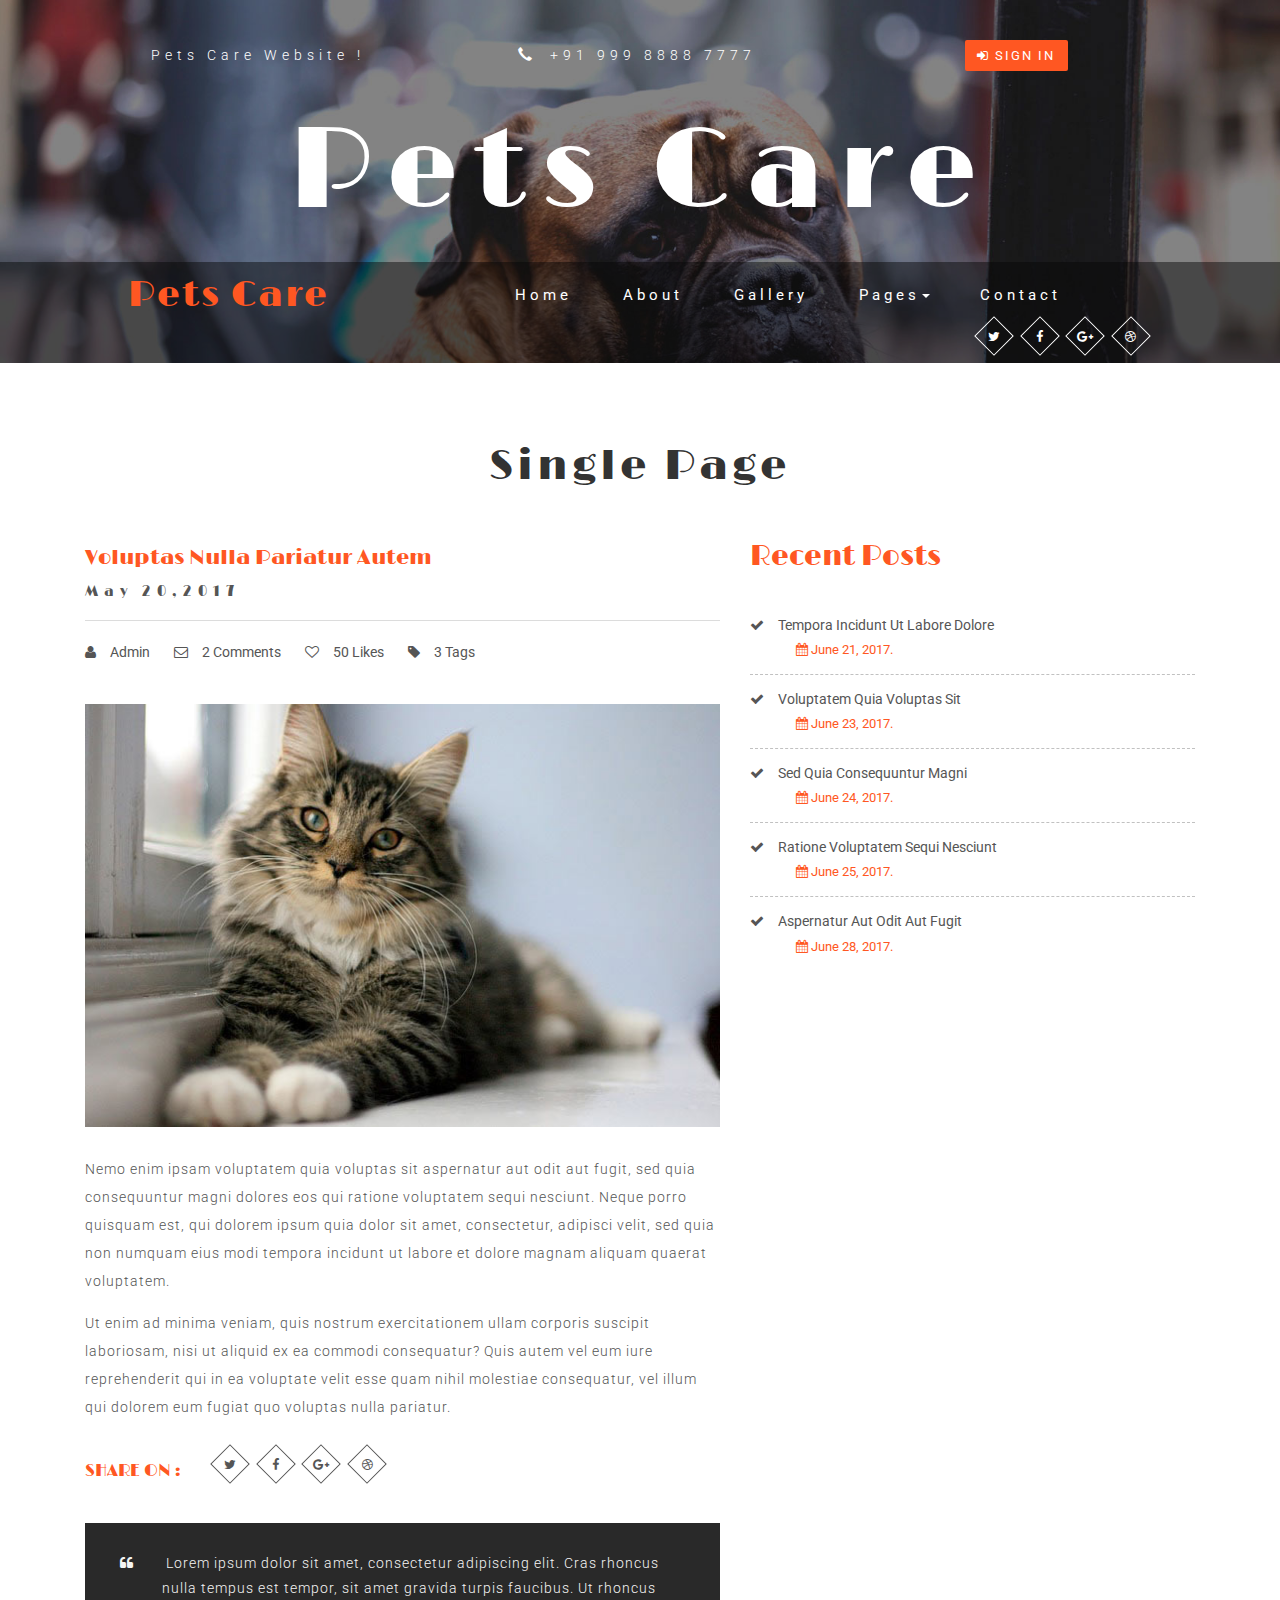
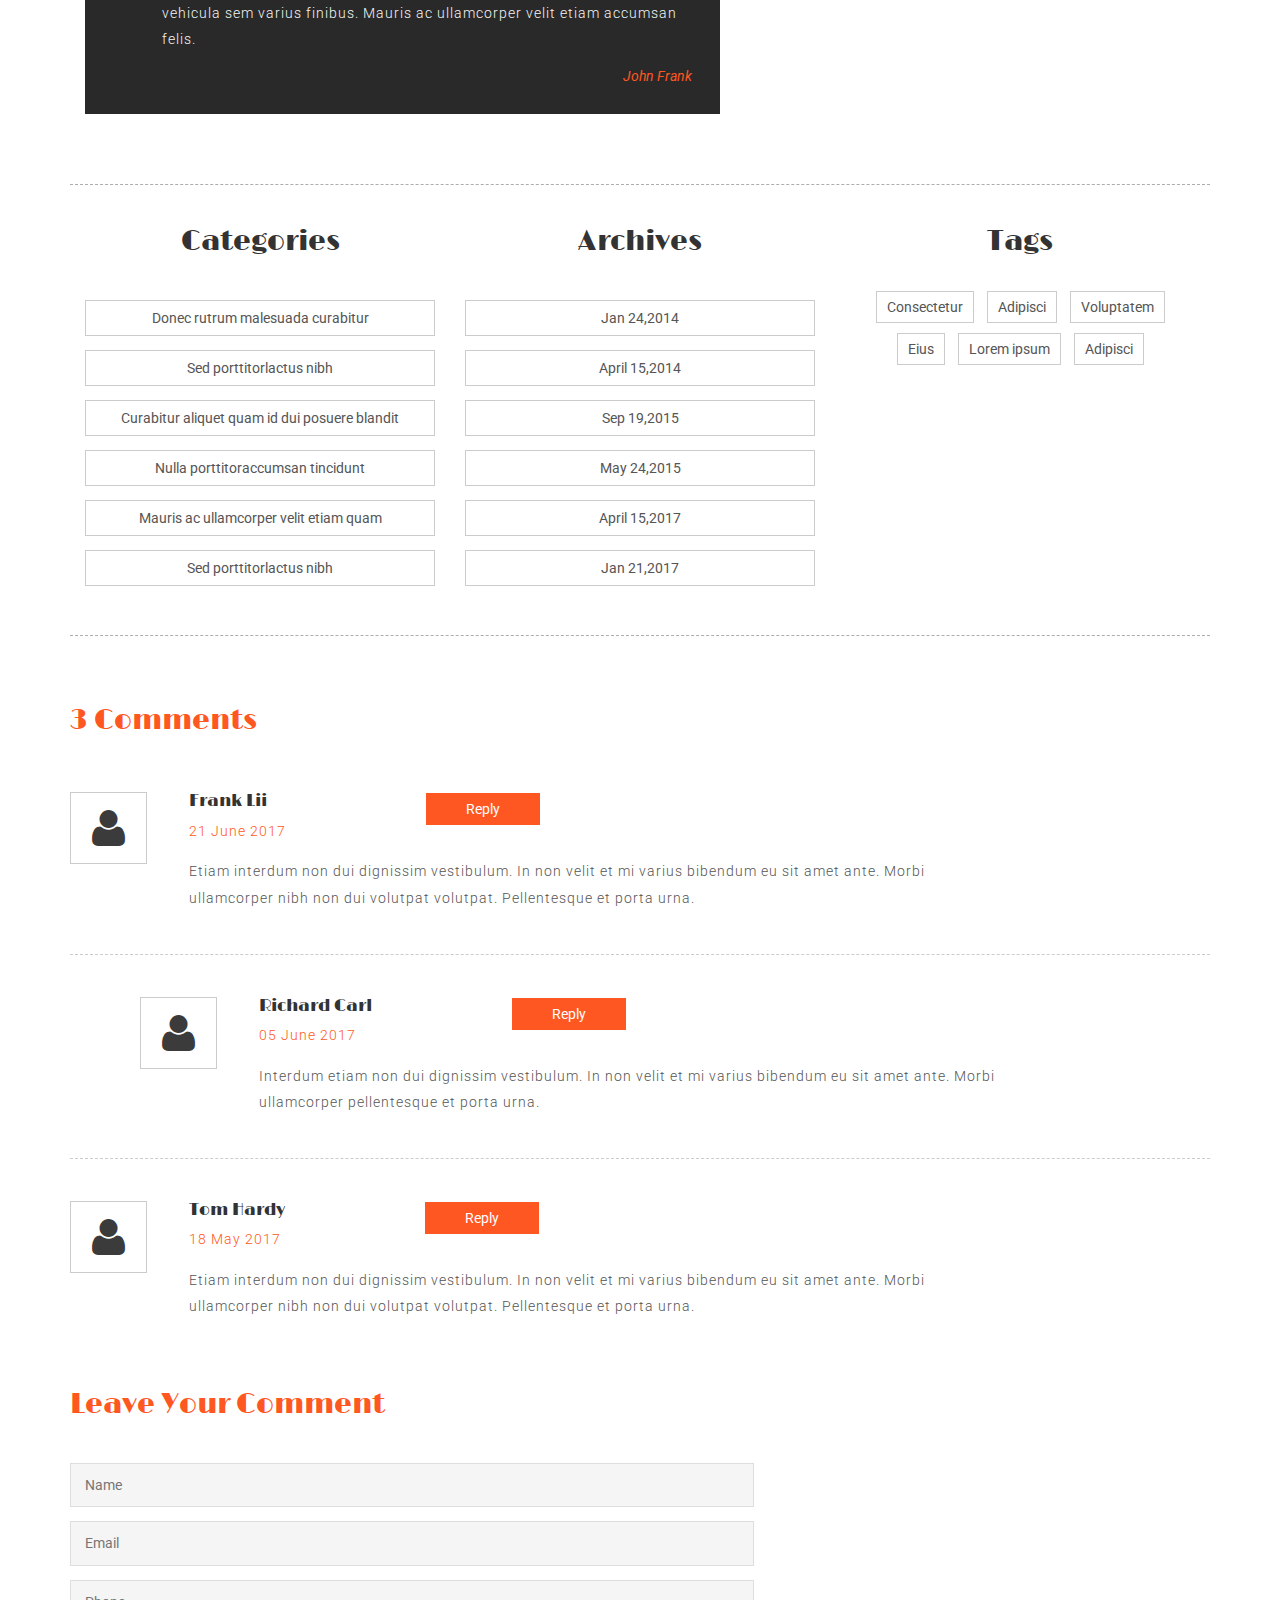
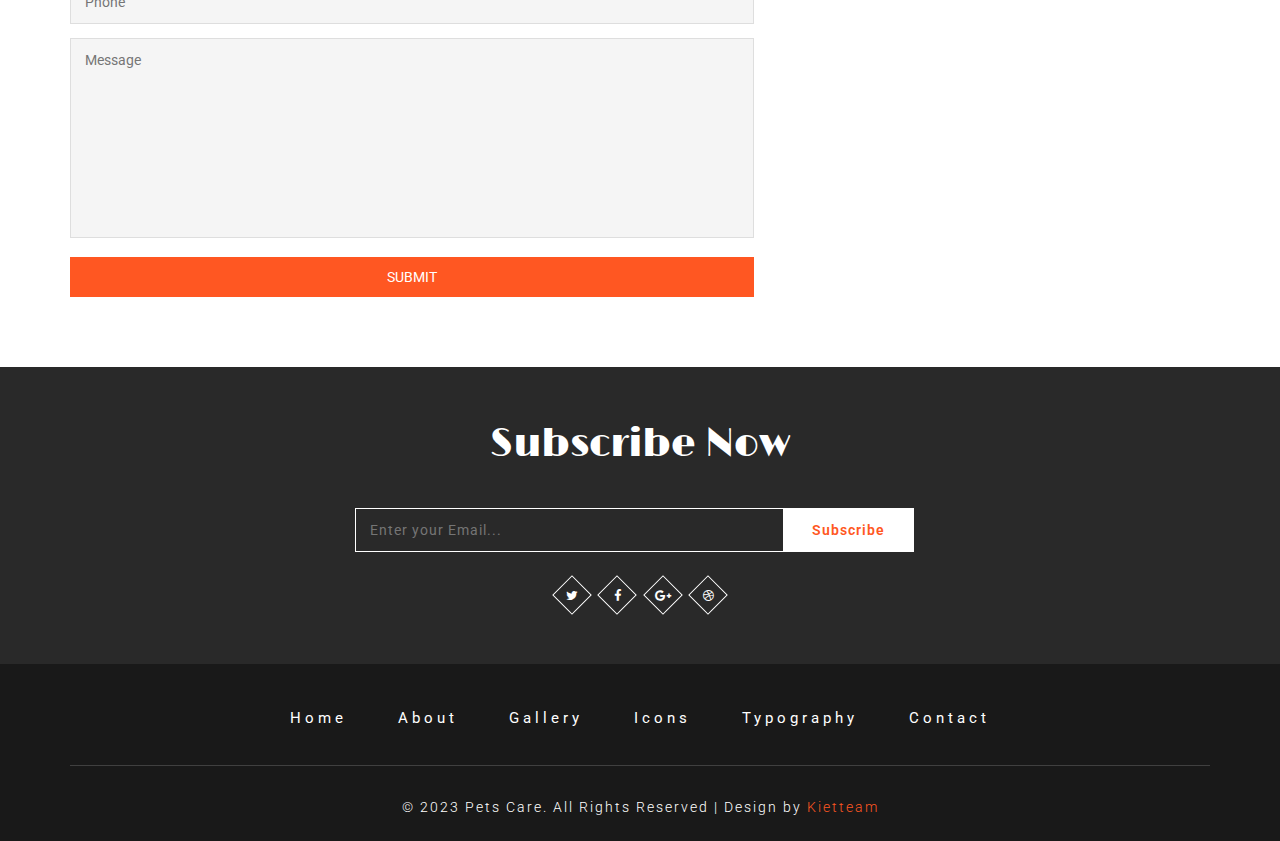
<file: single.html>
<!DOCTYPE html>
<html lang="en">

<head>
	<title>Pets Care an Animals Category Bootstrap Responsive website Template | Single Page ::Kietteam</title>
	<meta name="viewport" content="width=device-width, initial-scale=1">
	<meta http-equiv="Content-Type" content="text/html; charset=utf-8" />
	<meta name="keywords" content="Pets Care Responsive web template, Bootstrap Web Templates, Flat Web Templates, Android Compatible web template, 
	SmartPhone Compatible web template, free WebDesigns for Nokia, Samsung, LG, Sony Ericsson, Motorola web design" />
	<script type="application/x-javascript">
		addEventListener("load", function () {
			setTimeout(hideURLbar, 0);
		}, false);

		function hideURLbar() {
			window.scrollTo(0, 1);
		}
	</script>
	<!-- Custom Theme files -->
	<link href="css/bootstrap.css" type="text/css" rel="stylesheet" media="all">
	<link href="css/style.css" type="text/css" rel="stylesheet" media="all">
	<link href="css/font-awesome.css" rel="stylesheet">
	<!-- font-awesome icons -->
	<!-- //Custom Theme files -->
	<!-- js -->
	<script src="js/jquery-2.2.3.min.js"></script>
	<!-- //js -->
	<!-- web-fonts -->
	<link href="//fonts.googleapis.com/css?family=Limelight" rel="stylesheet">
	<link href='//fonts.googleapis.com/css?family=Roboto:400,100,100italic,300,300italic,400italic,500,500italic,700,700italic,900,900italic'
	    rel='stylesheet' type='text/css'>
	<!-- //web-fonts -->
</head>

<body>
	<!-- banner -->
	<div class="agileits-banner about-w3banner">
		<div class="bnr-agileinfo">
			<div class="banner-top kietteam">
				<div class="container">
					<ul class="agile_top_section">
						<li>
							<p> Pets Care Website !</p>
						</li>
						<li>
							<p><span class="glyphicon glyphicon-earphone"></span> +91 999 8888 7777 </p>
						</li>
						<li><a class="sign" href="#" data-toggle="modal" data-target="#myModal2"><i class="fa fa-sign-in" aria-hidden="true"></i> Sign In</a>							</li>
					</ul>
				</div>
			</div>
			<div class="banner-w3text kietteam">
				<h2>Pets Care</h2>
			</div>
			<!-- navigation -->
			<div class="top-nav w3-agiletop">
				<div class="agile_inner_nav_w3ls">
					<div class="navbar-header w3llogo">
						<button type="button" class="navbar-toggle collapsed" data-toggle="collapse" data-target="#bs-example-navbar-collapse-1">
							<span class="sr-only">Toggle navigation</span>
							<span class="icon-bar"></span>
							<span class="icon-bar"></span>
							<span class="icon-bar"></span>
						</button>
						<h1><a href="index.html">Pets Care</a></h1>
					</div>
					<!-- Collect the nav links, forms, and other content for toggling -->
					<div class="collapse navbar-collapse" id="bs-example-navbar-collapse-1">
						<div class="w3menu navbar-left">
							<ul class="nav navbar">
								<li><a href="index.html">Home</a></li>
								<li><a href="about.html">About</a></li>
								<li><a href="gallery.html">Gallery</a></li>
								<li><a href="#" class="dropdown-toggle" data-toggle="dropdown" role="button" aria-haspopup="true" aria-expanded="false"><span data-letters="Pages">Pages</span><span class="caret"></span></a>
									<ul class="dropdown-menu">
										<li><a href="icons.html">Icons</a></li>
										<li><a href="typo.html">Typography</a></li>
									</ul>
								</li>
								<li><a href="contact.html">Contact</a></li>
							</ul>
						</div>
						<div class="w3ls-bnr-icons social-icon navbar-right">
							<a href="#" class="social-button twitter"><i class="fa fa-twitter"></i></a>
							<a href="#" class="social-button facebook"><i class="fa fa-facebook"></i></a>
							<a href="#" class="social-button google"><i class="fa fa-google-plus"></i></a>
							<a href="#" class="social-button dribbble"><i class="fa fa-dribbble"></i></a>
						</div>
						<div class="clearfix"> </div>
					</div>
				</div>
			</div>
			<!-- //navigation -->
		</div>
	</div>
	<!-- //banner -->
	<!-- Modal1 -->
	<div class="modal fade" id="myModal2" tabindex="-1" role="dialog">
		<div class="modal-dialog">
			<!-- Modal content-->
			<div class="modal-content">
				<div class="modal-header">
					<button type="button" class="close" data-dismiss="modal">&times;</button>

					<div class="signin-form profile">
						<h3 class="agileinfo_sign">Sign In</h3>
						<div class="login-form">
							<form action="#" method="post">
								<input type="email" name="email" placeholder="E-mail" required="">
								<input type="password" name="password" placeholder="Password" required="">
								<div class="tp">
									<input type="submit" value="Sign In">
								</div>
							</form>
						</div>
						<div class="login-social-grids">
							<ul>
								<li><a href="#"><i class="fa fa-facebook"></i></a></li>
								<li><a href="#"><i class="fa fa-twitter"></i></a></li>
								<li><a href="#"><i class="fa fa-rss"></i></a></li>
							</ul>
						</div>
						<p><a href="#" data-toggle="modal" data-target="#myModal3"> Don't have an account?</a></p>
					</div>
				</div>
			</div>
		</div>
	</div>
	<!-- //Modal1 -->
	<!-- Modal2 -->
	<div class="modal fade" id="myModal3" tabindex="-1" role="dialog">
		<div class="modal-dialog">
			<!-- Modal content-->
			<div class="modal-content">
				<div class="modal-header">
					<button type="button" class="close" data-dismiss="modal">&times;</button>

					<div class="signin-form profile">
						<h3 class="agileinfo_sign">Sign Up</h3>
						<div class="login-form">
							<form action="#" method="post">
								<input type="text" name="name" placeholder="Username" required="">
								<input type="email" name="email" placeholder="Email" required="">
								<input type="password" class="password" name="Password" id="password1" placeholder="Password" required="" />
								<input type="password" class="password" name="Confirm Password" id="password2" placeholder="Confirm Password" required=""
								/>
								<input type="submit" value="Sign Up">
							</form>
						</div>
						<p><a href="#"> By clicking register, I agree to your terms</a></p>
					</div>
				</div>
			</div>
		</div>
	</div>
	<!-- //Modal2 -->

	<!-- single -->
	<div class="single welcome">
		<div class="container">
			<h3 class="agileits-title">Single Page</h3>
			<div class="markets-grids">
				<div class="col-md-7 w3ls_single_left">
					<div class="w3ls_single_left_grid">
						<div class="w3ls_single_left_grid_right">
							<h3>Voluptas nulla pariatur autem</h3>
							<h5>May 20,2017</h5>
							<ul>
								<li><span class="fa fa-user" aria-hidden="true"></span><a href="#">Admin</a></li>
								<li><span class="fa fa-envelope-o" aria-hidden="true"></span><a href="#">2 Comments</a></li>
								<li><span class="fa fa-heart-o" aria-hidden="true"></span><a href="#">50 Likes</a></li>
								<li><span class="fa fa-tag" aria-hidden="true"></span><a href="#">3 Tags</a></li>
							</ul>
						</div>
						<div class="clearfix"> </div>
					</div>
					<div class="w3ls_single_left_grid1">
						<img src="images/g3.jpg" alt=" " class="img-responsive" />
						<p>Nemo enim ipsam voluptatem quia voluptas sit aspernatur aut odit aut fugit, sed quia consequuntur magni dolores eos
							qui ratione voluptatem sequi nesciunt. Neque porro quisquam est, qui dolorem ipsum quia dolor sit amet, consectetur,
							adipisci velit, sed quia non numquam eius modi tempora incidunt ut labore et dolore magnam aliquam quaerat voluptatem.
							<span>Ut enim ad minima veniam, quis 
						nostrum exercitationem ullam corporis suscipit laboriosam, nisi ut aliquid ex 
						ea commodi consequatur? Quis autem vel eum iure reprehenderit qui in ea 
						voluptate velit esse quam nihil molestiae consequatur, vel illum qui dolorem 
						eum fugiat quo voluptas nulla pariatur.</span></p>
						<div class="w3ls_single_left_grid1_left">
							<h4>Share On :</h4>
						</div>
						<div class="w3ls_single_left_grid1_right">
							<div class="social-icon">
								<a href="#" class="social-button twitter"><i class="fa fa-twitter"></i></a>
								<a href="#" class="social-button facebook"><i class="fa fa-facebook"></i></a>
								<a href="#" class="social-button google"><i class="fa fa-google-plus"></i></a>
								<a href="#" class="social-button dribbble"><i class="fa fa-dribbble"></i></a>
							</div>
						</div>
						<div class="clearfix"> </div>
					</div>
					<div class="w3l_admin">
						<p><i class="fa fa-quote-left"></i> Lorem ipsum dolor sit amet, consectetur adipiscing elit. Cras rhoncus nulla tempus
							est tempor, sit amet gravida turpis faucibus. Ut rhoncus vehicula sem varius finibus. Mauris ac ullamcorper velit
							etiam accumsan felis.</p>
						<a href="#"><i>John Frank</i></a>
					</div>
				</div>
				<div class="col-md-5 w3ls_single_right">
					<div class="wthree_recent">
						<h4>Recent Posts</h4>
						<ul>
							<li><a href="#"><i class="fa fa-check" aria-hidden="true"></i>tempora incidunt ut labore dolore</a><span><i class="fa fa-calendar" aria-hidden="true"></i> June 21, 2017.</span></li>
							<li><a href="#"><i class="fa fa-check" aria-hidden="true"></i>voluptatem quia voluptas sit</a><span><i class="fa fa-calendar" aria-hidden="true"></i> June 23, 2017.</span></li>
							<li><a href="#"><i class="fa fa-check" aria-hidden="true"></i>sed quia consequuntur magni</a><span><i class="fa fa-calendar" aria-hidden="true"></i> June 24, 2017.</span></li>
							<li><a href="#"><i class="fa fa-check" aria-hidden="true"></i>ratione voluptatem sequi nesciunt</a><span><i class="fa fa-calendar" aria-hidden="true"></i> June 25, 2017.</span></li>
							<li><a href="#"><i class="fa fa-check" aria-hidden="true"></i>aspernatur aut odit aut fugit</a><span><i class="fa fa-calendar" aria-hidden="true"></i> June 28, 2017.</span></li>
						</ul>
					</div>
				</div>
				<div class="clearfix"> </div>
			</div>
			<div class="agile_tags_cate">
				<div class="col-md-4 agile_cat_grid">
					<h4>Categories</h4>
					<ul class="categories">
						<li><a href="#">Donec rutrum malesuada curabitur</a></li>
						<li><a href="#">Sed porttitorlactus nibh</a></li>
						<li><a href="#">Curabitur aliquet quam id dui posuere blandit</a></li>
						<li><a href="#">Nulla porttitoraccumsan tincidunt</a></li>
						<li><a href="#">Mauris ac ullamcorper velit etiam quam</a></li>
						<li><a href="#">Sed porttitorlactus nibh</a></li>
					</ul>
				</div>
				<div class="col-md-4 agile_cat_grid">
					<h4>Archives</h4>
					<ul class="categories">
						<li><a href="#">Jan 24,2014</a></li>
						<li><a href="#">April 15,2014</a></li>
						<li><a href="#">Sep 19,2015</a></li>
						<li><a href="#">May 24,2015</a></li>
						<li><a href="#">April 15,2017</a></li>
						<li><a href="#">Jan 21,2017</a></li>
					</ul>
				</div>
				<div class="col-md-4 agile_cat_grid">
					<h4>Tags</h4>
					<div class="agile_cat_grid_tags">
						<ul>
							<li><a href="#">Consectetur</a></li>
							<li><a href="#">Adipisci</a></li>
							<li><a href="#">Voluptatem</a></li>
							<li><a href="#">Eius</a></li>
							<li><a href="#">Lorem ipsum</a></li>
							<li><a href="#">Adipisci</a></li>
						</ul>
					</div>
				</div>
				<div class="clearfix"> </div>
			</div>
			<div class="agileits_three_comments">
				<h3>3 Comments</h3>
				<div class="agileits_three_comment_grid">
					<div class="agileits_tom">
						<i class="fa fa-user"></i>
					</div>
					<div class="agileits_tom_right">
						<div class="hardy">
							<h4>Frank Lii</h4>
							<p>21 June 2017</p>
						</div>
						<div class="reply">
							<a href="#">Reply</a>
						</div>
						<div class="clearfix"> </div>
						<p class="lorem">Etiam interdum non dui dignissim vestibulum. In non velit et mi varius bibendum eu sit amet ante. Morbi ullamcorper
							nibh non dui volutpat volutpat. Pellentesque et porta urna.</p>
					</div>
					<div class="clearfix"> </div>
				</div>
				<div class="agileits_three_comment_grid agileits_three_comment_grid1">
					<div class="agileits_tom">
						<i class="fa fa-user" aria-hidden="true"></i>
					</div>
					<div class="agileits_tom_right">
						<div class="hardy">
							<h4>Richard Carl</h4>
							<p>05 June 2017</p>
						</div>
						<div class="reply">
							<a href="#">Reply</a>
						</div>
						<div class="clearfix"> </div>
						<p class="lorem">Interdum etiam non dui dignissim vestibulum. In non velit et mi varius bibendum eu sit amet ante. Morbi ullamcorper
							pellentesque et porta urna.</p>
					</div>
					<div class="clearfix"> </div>
				</div>
				<div class="agileits_three_comment_grid">
					<div class="agileits_tom">
						<i class="fa fa-user" aria-hidden="true"></i>
					</div>
					<div class="agileits_tom_right">
						<div class="hardy">
							<h4>Tom Hardy</h4>
							<p>18 May 2017</p>
						</div>
						<div class="reply">
							<a href="#">Reply</a>
						</div>
						<div class="clearfix"> </div>
						<p class="lorem">Etiam interdum non dui dignissim vestibulum. In non velit et mi varius bibendum eu sit amet ante. Morbi ullamcorper
							nibh non dui volutpat volutpat. Pellentesque et porta urna.</p>
					</div>
					<div class="clearfix"> </div>
				</div>
			</div>
			<div class="w3_leave_comment">
				<h3>Leave your <span>comment</span></h3>
				<form action="#" method="post">
					<input type="text" name="Name" placeholder="Name" required="">
					<input class="email" type="email" name="Email" placeholder="Email" required="">
					<input type="text" name="Phone" placeholder="Phone" required="">
					<textarea placeholder="Message" name="Message" required=""></textarea>
					<input type="submit" value="SUBMIT">
				</form>
			</div>
		</div>
	</div>
	<!-- //single -->
	<!-- subscribe -->
	<div class="subscribe wthree-sub">
		<div class="container">
			<h4>Subscribe Now</h4>
			<form action="#" method="post">
				<input type="email" name="email" placeholder="Enter your Email..." required="">
				<input type="submit" value="Subscribe">
				<div class="clearfix"> </div>
			</form>
			<div class="w3lsfoter-icons social-icon">
				<a href="#" class="social-button twitter"><i class="fa fa-twitter"></i></a>
				<a href="#" class="social-button facebook"><i class="fa fa-facebook"></i></a>
				<a href="#" class="social-button google"><i class="fa fa-google-plus"></i></a>
				<a href="#" class="social-button dribbble"><i class="fa fa-dribbble"></i></a>
			</div>
		</div>
	</div>
	<!-- //subscribe -->
	<!-- copy rights start here -->
	<div class="copy-w3right">
		<div class="container">
			<div class="top-nav bottom-w3lnav">
				<ul>
					<li><a href="index.html">Home</a></li>
					<li><a href="about.html">About</a></li>
					<li><a href="gallery.html">Gallery</a></li>
					<li><a href="icons.html">Icons</a></li>
					<li><a href="typo.html">Typography</a></li>
					<li><a href="contact.html">Contact</a></li>
				</ul>
			</div>
			<p>© 2023 Pets Care. All Rights Reserved | Design by <a>Kietteam</a> </p>
		</div>
	</div>
	<!-- //copy right end here -->
	<!-- password-script -->
	<script type="text/javascript">
		window.onload = function () {
			document.getElementById("password1").onchange = validatePassword;
			document.getElementById("password2").onchange = validatePassword;
		}

		function validatePassword() {
			var pass2 = document.getElementById("password2").value;
			var pass1 = document.getElementById("password1").value;
			if (pass1 != pass2)
				document.getElementById("password2").setCustomValidity("Passwords Don't Match");
			else
				document.getElementById("password2").setCustomValidity('');
			//empty string means no validation error
		}
	</script>
	<!-- //password-script -->

	<script src="js/SmoothScroll.min.js"></script>
	<!-- start-smooth-scrolling -->
	<script type="text/javascript" src="js/move-top.js"></script>
	<script type="text/javascript" src="js/easing.js"></script>
	<script type="text/javascript">
		jQuery(document).ready(function ($) {
			$(".scroll").click(function (event) {
				event.preventDefault();

				$('html,body').animate({
					scrollTop: $(this.hash).offset().top
				}, 1000);
			});
		});
	</script>
	<!-- //end-smooth-scrolling -->
	<!-- smooth-scrolling-of-move-up -->
	<script type="text/javascript">
		$(document).ready(function () {
			/*
			var defaults = {
				containerID: 'toTop', // fading element id
				containerHoverID: 'toTopHover', // fading element hover id
				scrollSpeed: 1200,
				easingType: 'linear' 
			};
			*/

			$().UItoTop({
				easingType: 'easeOutQuart'
			});

		});
	</script>
	<!-- //smooth-scrolling-of-move-up -->
	<!-- Bootstrap core JavaScript
    ================================================== -->
	<!-- Placed at the end of the document so the pages load faster -->
	<script src="js/bootstrap.js"></script>
</body>

</html>
</file>
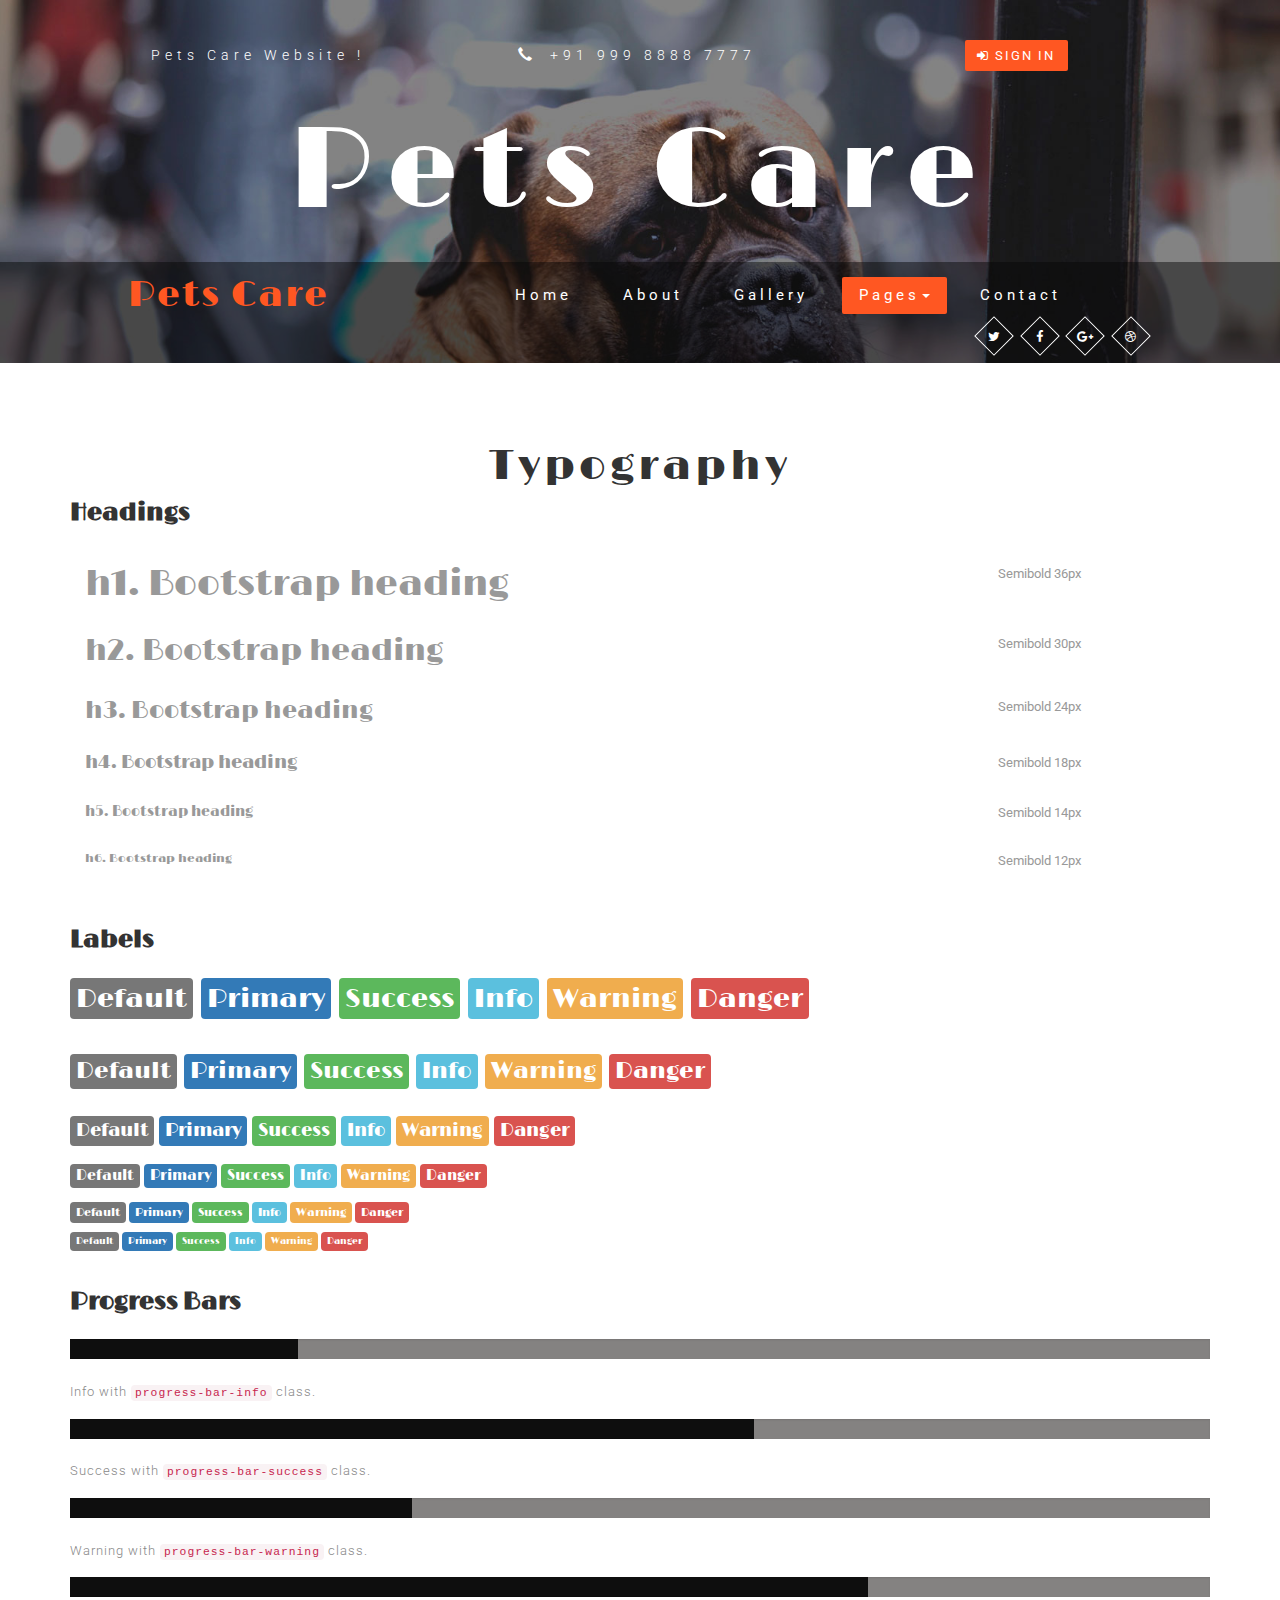
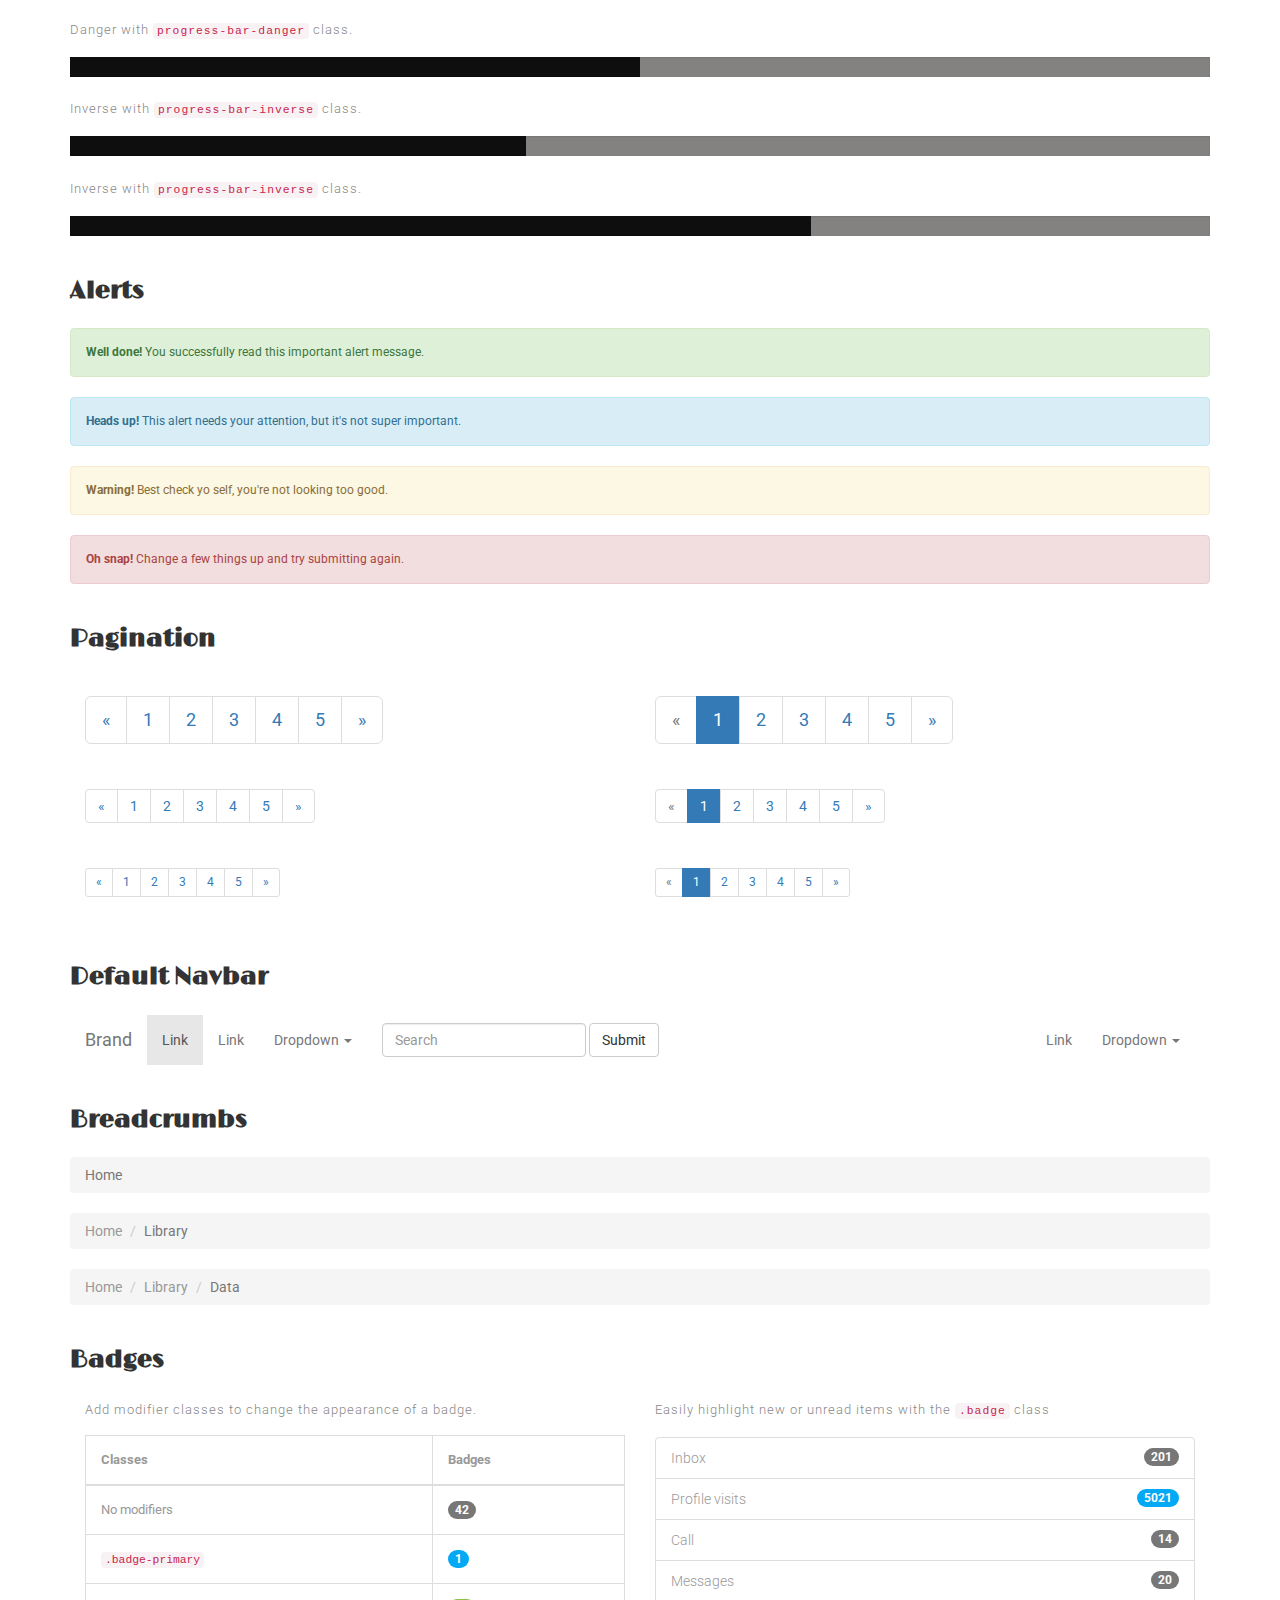
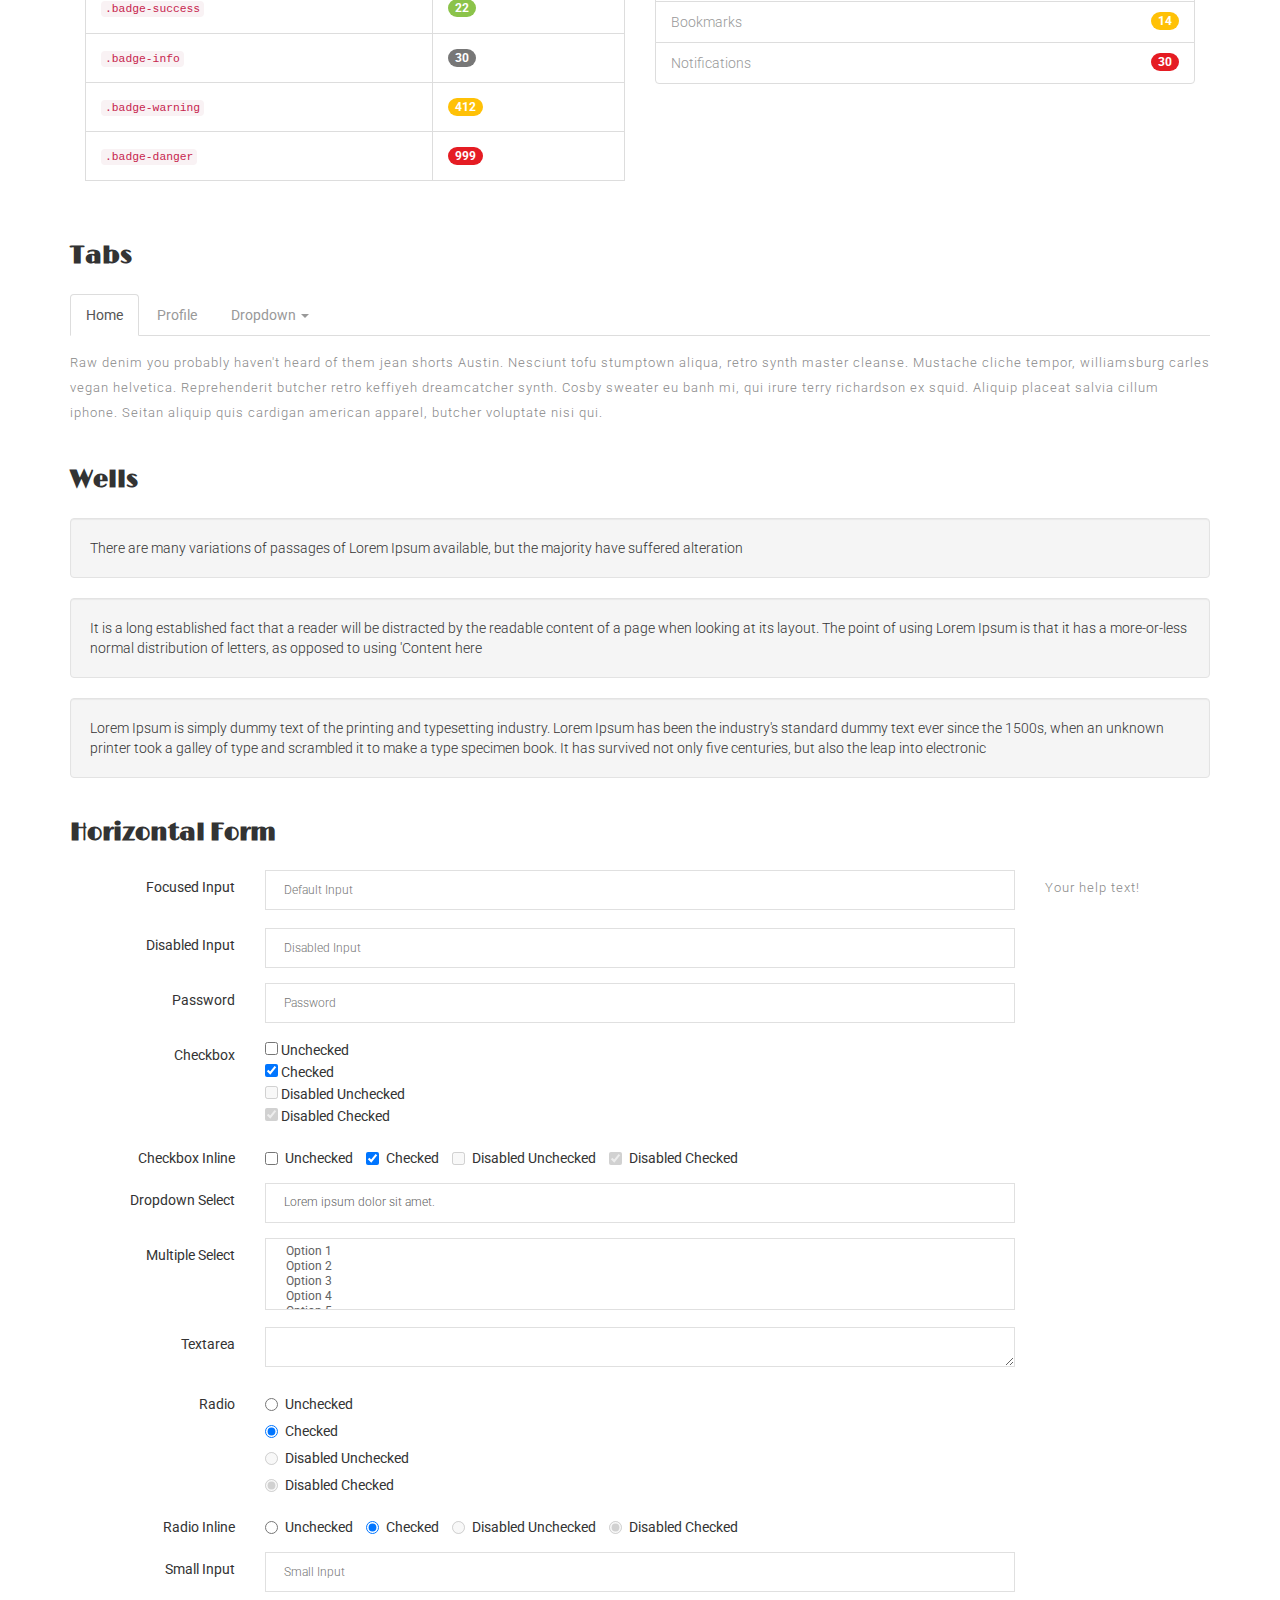
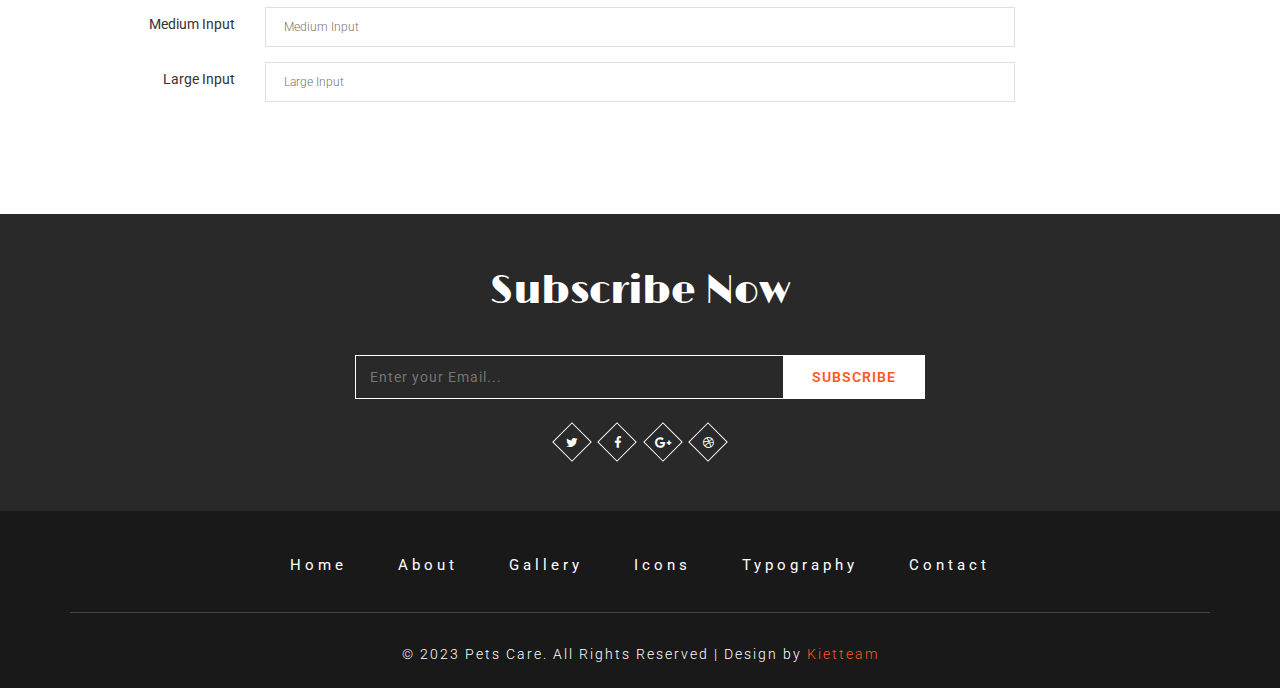
<file: typo.html>
<!DOCTYPE html>
<html lang="en">

<head>
	<title>Pets Care an Animals Category Bootstrap Responsive website Template | Typography ::Kietteam</title>
	<meta name="viewport" content="width=device-width, initial-scale=1">
	<meta http-equiv="Content-Type" content="text/html; charset=utf-8" />
	<meta name="keywords" content="Pets Care Responsive web template, Bootstrap Web Templates, Flat Web Templates, Android Compatible web template, 
	SmartPhone Compatible web template, free WebDesigns for Nokia, Samsung, LG, Sony Ericsson, Motorola web design" />
	<script type="application/x-javascript">
		addEventListener("load", function () {
			setTimeout(hideURLbar, 0);
		}, false);

		function hideURLbar() {
			window.scrollTo(0, 1);
		}
	</script>
	<!-- Custom Theme files -->
	<link href="css/bootstrap.css" type="text/css" rel="stylesheet" media="all">
	<link href="css/style.css" type="text/css" rel="stylesheet" media="all">
	<link href="css/font-awesome.css" rel="stylesheet">
	<!-- font-awesome icons -->
	<!-- //Custom Theme files -->
	<!-- js -->
	<script src="js/jquery-2.2.3.min.js"></script>
	<!-- //js -->
	<!-- web-fonts -->
	<link href="//fonts.googleapis.com/css?family=Limelight" rel="stylesheet">
	<link href='//fonts.googleapis.com/css?family=Roboto:400,100,100italic,300,300italic,400italic,500,500italic,700,700italic,900,900italic'
	    rel='stylesheet' type='text/css'>
	<!-- //web-fonts -->
</head>

<body>
	<!-- banner -->
	<div class="agileits-banner about-w3banner">
		<div class="bnr-agileinfo">
			<div class="banner-top w3layouts">
				<div class="container">
					<ul class="agile_top_section">
						<li>
							<p> Pets Care Website !</p>
						</li>
						<li>
							<p><span class="glyphicon glyphicon-earphone"></span> +91 999 8888 7777 </p>
						</li>
						<li><a class="sign" href="#" data-toggle="modal" data-target="#myModal2"><i class="fa fa-sign-in" aria-hidden="true"></i> Sign In</a>							</li>
					</ul>
				</div>
			</div>
			<div class="banner-w3text kietteam">
				<h2>Pets Care</h2>
			</div>
			<!-- navigation -->
			<div class="top-nav w3-agiletop">
				<div class="agile_inner_nav_w3ls">
					<div class="navbar-header w3llogo">
						<button type="button" class="navbar-toggle collapsed" data-toggle="collapse" data-target="#bs-example-navbar-collapse-1">
							<span class="sr-only">Toggle navigation</span>
							<span class="icon-bar"></span>
							<span class="icon-bar"></span>
							<span class="icon-bar"></span>
						</button>
						<h1><a href="index.html">Pets Care</a></h1>
					</div>
					<!-- Collect the nav links, forms, and other content for toggling -->
					<div class="collapse navbar-collapse" id="bs-example-navbar-collapse-1">
						<div class="w3menu navbar-left">
							<ul class="nav navbar">
								<li><a href="index.html">Home</a></li>
								<li><a href="about.html">About</a></li>
								<li><a href="gallery.html">Gallery</a></li>
								<li><a href="#" class="dropdown-toggle active" data-toggle="dropdown" role="button" aria-haspopup="true" aria-expanded="false"><span data-letters="Pages">Pages</span><span class="caret"></span></a>
									<ul class="dropdown-menu">
										<li><a href="icons.html">Icons</a></li>
										<li><a href="typo.html" class="active">Typography</a></li>
									</ul>
								</li>
								<li><a href="contact.html">Contact</a></li>
							</ul>
						</div>
						<div class="w3ls-bnr-icons social-icon navbar-right">
							<a href="#" class="social-button twitter"><i class="fa fa-twitter"></i></a>
							<a href="#" class="social-button facebook"><i class="fa fa-facebook"></i></a>
							<a href="#" class="social-button google"><i class="fa fa-google-plus"></i></a>
							<a href="#" class="social-button dribbble"><i class="fa fa-dribbble"></i></a>
						</div>
						<div class="clearfix"> </div>
					</div>
				</div>
			</div>
			<!-- //navigation -->
		</div>
	</div>
	<!-- //banner -->
	<!-- Modal1 -->
	<div class="modal fade" id="myModal2" tabindex="-1" role="dialog">
		<div class="modal-dialog">
			<!-- Modal content-->
			<div class="modal-content">
				<div class="modal-header">
					<button type="button" class="close" data-dismiss="modal">&times;</button>

					<div class="signin-form profile">
						<h3 class="agileinfo_sign">Sign In</h3>
						<div class="login-form">
							<form action="#" method="post">
								<input type="email" name="email" placeholder="E-mail" required="">
								<input type="password" name="password" placeholder="Password" required="">
								<div class="tp">
									<input type="submit" value="Sign In">
								</div>
							</form>
						</div>
						<div class="login-social-grids">
							<ul>
								<li><a href="#"><i class="fa fa-facebook"></i></a></li>
								<li><a href="#"><i class="fa fa-twitter"></i></a></li>
								<li><a href="#"><i class="fa fa-rss"></i></a></li>
							</ul>
						</div>
						<p><a href="#" data-toggle="modal" data-target="#myModal3"> Don't have an account?</a></p>
					</div>
				</div>
			</div>
		</div>
	</div>
	<!-- //Modal1 -->
	<!-- Modal2 -->
	<div class="modal fade" id="myModal3" tabindex="-1" role="dialog">
		<div class="modal-dialog">
			<!-- Modal content-->
			<div class="modal-content">
				<div class="modal-header">
					<button type="button" class="close" data-dismiss="modal">&times;</button>

					<div class="signin-form profile">
						<h3 class="agileinfo_sign">Sign Up</h3>
						<div class="login-form">
							<form action="#" method="post">
								<input type="text" name="name" placeholder="Username" required="">
								<input type="email" name="email" placeholder="Email" required="">
								<input type="password" class="password" name="Password" id="password1" placeholder="Password" required="" />
								<input type="password" class="password" name="Confirm Password" id="password2" placeholder="Confirm Password" required=""
								/>
								<input type="submit" value="Sign Up">
							</form>
						</div>
						<p><a href="#"> By clicking register, I agree to your terms</a></p>
					</div>
				</div>
			</div>
		</div>
	</div>
	<!-- //Modal2 -->

	<!-- short codes -->
	<div class="codes">
		<div class="container">
			<h3 class="agileits-title">Typography</h3>
			<div class="grid_3 grid_4">
				<h3 class="w3ls-hdg">Headings</h3>
				<div class="bs-example w3layouts">
					<table class="table">
						<tbody>
							<tr>
								<td>
									<h1 id="h1.-bootstrap-heading">h1. Bootstrap heading<a class="anchorjs-link" href="#h1.-bootstrap-heading"><span class="anchorjs-icon"></span></a></h1>
								</td>
								<td class="type-info w3l">Semibold 36px</td>
							</tr>
							<tr>
								<td>
									<h2 id="h2.-bootstrap-heading">h2. Bootstrap heading<a class="anchorjs-link" href="#h2.-bootstrap-heading"><span class="anchorjs-icon"></span></a></h2>
								</td>
								<td class="type-info w3l">Semibold 30px</td>
							</tr>
							<tr>
								<td>
									<h3 id="h3.-bootstrap-heading">h3. Bootstrap heading<a class="anchorjs-link" href="#h3.-bootstrap-heading"><span class="anchorjs-icon"></span></a></h3>
								</td>
								<td class="type-info w3l">Semibold 24px</td>
							</tr>
							<tr>
								<td>
									<h4 id="h4.-bootstrap-heading">h4. Bootstrap heading<a class="anchorjs-link" href="#h4.-bootstrap-heading"><span class="anchorjs-icon"></span></a></h4>
								</td>
								<td class="type-info w3l">Semibold 18px</td>
							</tr>
							<tr>
								<td>
									<h5 id="h5.-bootstrap-heading">h5. Bootstrap heading<a class="anchorjs-link" href="#h5.-bootstrap-heading"><span class="anchorjs-icon"></span></a></h5>
								</td>
								<td class="type-info w3l">Semibold 14px</td>
							</tr>
							<tr>
								<td>
									<h6>h6. Bootstrap heading</h6>
								</td>
								<td class="type-info w3l">Semibold 12px</td>
							</tr>
						</tbody>
					</table>
				</div>
			</div>
			<div class="grid_3 grid_5">
				<h3 class="w3ls-hdg">Labels</h3>
				<div class="but_list w3layouts">
					<h1>
						<span class="label label-default">Default</span>
						<span class="label label-primary">Primary</span>
						<span class="label label-success">Success</span>
						<span class="label label-info">Info</span>
						<span class="label label-warning">Warning</span>
						<span class="label label-danger">Danger</span>
					</h1>
					<h2>
						<span class="label label-default">Default</span>
						<span class="label label-primary">Primary</span>
						<span class="label label-success">Success</span>
						<span class="label label-info">Info</span>
						<span class="label label-warning">Warning</span>
						<span class="label label-danger">Danger</span>
					</h2>
					<h3>
						<span class="label label-default">Default</span>
						<span class="label label-primary">Primary</span>
						<span class="label label-success">Success</span>
						<span class="label label-info">Info</span>
						<span class="label label-warning">Warning</span>
						<span class="label label-danger">Danger</span>
					</h3>
					<h4>
						<span class="label label-default">Default</span>
						<span class="label label-primary">Primary</span>
						<span class="label label-success">Success</span>
						<span class="label label-info">Info</span>
						<span class="label label-warning">Warning</span>
						<span class="label label-danger">Danger</span>
					</h4>
					<h5>
						<span class="label label-default">Default</span>
						<span class="label label-primary">Primary</span>
						<span class="label label-success">Success</span>
						<span class="label label-info">Info</span>
						<span class="label label-warning">Warning</span>
						<span class="label label-danger">Danger</span>
					</h5>
					<h6>
						<span class="label label-default">Default</span>
						<span class="label label-primary">Primary</span>
						<span class="label label-success">Success</span>
						<span class="label label-info">Info</span>
						<span class="label label-warning">Warning</span>
						<span class="label label-danger">Danger</span>
					</h6>
				</div>
			</div>
			<div class="grid_3 grid_5 w3-agileits w3layouts">
				<h3 class="w3ls-hdg">Progress Bars</h3>
				<div class="tab-content">
					<div class="tab-pane active" id="domprogress">
						<div class="progress w3-agileits">
							<div class="progress-bar progress-bar-primary" style="width: 20%"></div>
						</div>
						<p>Info with <code>progress-bar-info</code> class.</p>
						<div class="progress w3-agileits">
							<div class="progress-bar progress-bar-info" style="width: 60%"></div>
						</div>
						<p>Success with <code>progress-bar-success</code> class.</p>
						<div class="progress w3-agileits">
							<div class="progress-bar progress-bar-success" style="width: 30%"></div>
						</div>
						<p>Warning with <code>progress-bar-warning</code> class.</p>
						<div class="progress w3-agileits">
							<div class="progress-bar progress-bar-warning" style="width: 70%"></div>
						</div>
						<p>Danger with <code>progress-bar-danger</code> class.</p>
						<div class="progress w3-agileits">
							<div class="progress-bar progress-bar-danger" style="width: 50%"></div>
						</div>
						<p>Inverse with <code>progress-bar-inverse</code> class.</p>
						<div class="progress w3-agileits">
							<div class="progress-bar progress-bar-inverse" style="width: 40%"></div>
						</div>
						<p>Inverse with <code>progress-bar-inverse</code> class.</p>
						<div class="progress w3-agileits">
							<div class="progress-bar progress-bar-success" style="width: 35%"><span class="sr-only">35% Complete (success)</span></div>
							<div class="progress-bar progress-bar-warning" style="width: 20%"><span class="sr-only">20% Complete (warning)</span></div>
							<div class="progress-bar progress-bar-danger" style="width: 10%"><span class="sr-only">10% Complete (danger)</span></div>
						</div>
					</div>
				</div>
			</div>
			<div class="grid_3 grid_5 w3-agileits">
				<h3 class="w3ls-hdg">Alerts</h3>
				<div class="alert alert-success agileits" role="alert">
					<strong>Well done!</strong> You successfully read this important alert message.
				</div>
				<div class="alert alert-info" role="alert">
					<strong>Heads up!</strong> This alert needs your attention, but it's not super important.
				</div>
				<div class="alert alert-warning" role="alert">
					<strong>Warning!</strong> Best check yo self, you're not looking too good.
				</div>
				<div class="alert alert-danger" role="alert">
					<strong>Oh snap!</strong> Change a few things up and try submitting again.
				</div>
			</div>
			<div class="grid_3 grid_5">
				<h3 class="w3ls-hdg">Pagination</h3>
				<div class="col-md-6 page_1 agileits-w3layouts">
					<nav>
						<ul class="pagination pagination-lg">
							<li><a href="#" aria-label="Previous"><span aria-hidden="true">«</span></a></li>
							<li><a href="#">1</a></li>
							<li><a href="#">2</a></li>
							<li><a href="#">3</a></li>
							<li><a href="#">4</a></li>
							<li><a href="#">5</a></li>
							<li><a href="#" aria-label="Next"><span aria-hidden="true">»</span></a></li>
						</ul>
					</nav>
					<nav>
						<ul class="pagination">
							<li><a href="#" aria-label="Previous"><span aria-hidden="true">«</span></a></li>
							<li><a href="#">1</a></li>
							<li><a href="#">2</a></li>
							<li><a href="#">3</a></li>
							<li><a href="#">4</a></li>
							<li><a href="#">5</a></li>
							<li><a href="#" aria-label="Next"><span aria-hidden="true">»</span></a></li>
						</ul>
					</nav>
					<nav>
						<ul class="pagination pagination-sm">
							<li><a href="#" aria-label="Previous"><span aria-hidden="true">«</span></a></li>
							<li><a href="#">1</a></li>
							<li><a href="#">2</a></li>
							<li><a href="#">3</a></li>
							<li><a href="#">4</a></li>
							<li><a href="#">5</a></li>
							<li><a href="#" aria-label="Next"><span aria-hidden="true">»</span></a></li>
						</ul>
					</nav>
				</div>
				<div class="col-md-6 page_1 agileits-w3layouts">
					<ul class="pagination pagination-lg">
						<li class="disabled"><a href="#"><span aria-hidden="true">«</span></a></li>
						<li class="active"><a href="#">1</a></li>
						<li><a href="#">2</a></li>
						<li><a href="#">3</a></li>
						<li><a href="#">4</a></li>
						<li><a href="#">5</a></li>
						<li><a href="#"><span aria-hidden="true">»</span></a></li>
					</ul>
					<nav>
						<ul class="pagination">
							<li class="disabled"><a href="#" aria-label="Previous"><span aria-hidden="true">«</span></a></li>
							<li class="active"><a href="#">1 <span class="sr-only">(current)</span></a></li>
							<li><a href="#">2</a></li>
							<li><a href="#">3</a></li>
							<li><a href="#">4</a></li>
							<li><a href="#">5</a></li>
							<li><a href="#" aria-label="Next"><span aria-hidden="true">»</span></a></li>
						</ul>
					</nav>
					<ul class="pagination pagination-sm agile">
						<li class="disabled"><a href="#"><span aria-hidden="true">«</span></a></li>
						<li class="active"><a href="#">1</a></li>
						<li><a href="#">2</a></li>
						<li><a href="#">3</a></li>
						<li><a href="#">4</a></li>
						<li><a href="#">5</a></li>
						<li><a href="#"><span aria-hidden="true">»</span></a></li>
					</ul>
				</div>
				<div class="clearfix"> </div>
			</div>
			<div class="grid_3 grid_5 agile">
				<h3 class="w3ls-hdg">Default Navbar</h3>
				<div class="bs-example w3layouts" data-example-id="default-navbar">
					<nav class="navbar navbar-default">
						<div class="container-fluid">
							<div class="navbar-header">
								<button type="button" class="navbar-toggle collapsed" data-toggle="collapse" data-target="#bs-example-navbar-collapse-1"
								    aria-expanded="false"> <span class="sr-only">Toggle navigation</span> <span class="icon-bar"></span> <span class="icon-bar"></span> <span class="icon-bar"></span> </button>
								<a href="#" class="navbar-brand">Brand</a>
							</div>
							<div class="navbar-collapse collapse" id="bs-example-navbar-collapse-1" aria-expanded="false" style="height: 1px;">
								<ul class="nav navbar-nav  agile">
									<li class="active"><a href="#">Link <span class="sr-only">(current)</span></a></li>
									<li><a href="#">Link</a></li>
									<li class="dropdown">
										<a href="#" class="dropdown-toggle" data-toggle="dropdown" role="button" aria-haspopup="true" aria-expanded="false">Dropdown <span class="caret"></span></a>
										<ul class="dropdown-menu">
											<li><a href="#">Action</a></li>
											<li><a href="#">Another action</a></li>
											<li><a href="#">Something else here</a></li>
											<li role="separator" class="divider"></li>
											<li><a href="#">Separated link</a></li>
											<li role="separator" class="divider"></li>
											<li><a href="#">One more separated link</a></li>
										</ul>
									</li>
								</ul>
								<form class="navbar-form navbar-left">
									<div class="form-group w3-agile"><input class="form-control" placeholder="Search"></div>
									<button type="submit" class="btn btn-default">Submit</button>
								</form>
								<ul class="nav navbar-nav navbar-right">
									<li><a href="#">Link</a></li>
									<li class="dropdown w3-agile"> <a href="#" class="dropdown-toggle" data-toggle="dropdown" role="button" aria-haspopup="true" aria-expanded="false">Dropdown <span class="caret"></span></a>
										<ul class="dropdown-menu">
											<li><a href="#">Action</a></li>
											<li><a href="#">Another action</a></li>
											<li><a href="#">Something else here</a></li>
											<li role="separator" class="divider w3-agile"></li>
											<li><a href="#">Separated link</a></li>
										</ul>
									</li>
								</ul>
							</div>
						</div>
					</nav>
				</div>
			</div>
			<div class="grid_3 grid_5 ">
				<h3 class="w3ls-hdg w3layouts ">Breadcrumbs</h3>
				<ol class="breadcrumb">
					<li class="active">Home</li>
				</ol>
				<ol class="breadcrumb">
					<li><a href="#">Home</a></li>
					<li class="active">Library</li>
				</ol>
				<ol class="breadcrumb">
					<li><a href="#">Home</a></li>
					<li><a href="#">Library</a></li>
					<li class="active">Data</li>
				</ol>
			</div>
			<div class="grid_3 grid_5 ">
				<h3 class="w3ls-hdg">Badges</h3>
				<div class="col-md-6">
					<p>Add modifier classes to change the appearance of a badge.</p>
					<table class="table table-bordered">
						<thead>
							<tr>
								<th>Classes</th>
								<th>Badges</th>
							</tr>
						</thead>
						<tbody>
							<tr>
								<td>No modifiers</td>
								<td><span class="badge">42</span></td>
							</tr>
							<tr>
								<td><code>.badge-primary</code></td>
								<td><span class="badge badge-primary">1</span></td>
							</tr>
							<tr>
								<td><code>.badge-success</code></td>
								<td><span class="badge badge-success">22</span></td>
							</tr>
							<tr>
								<td><code>.badge-info</code></td>
								<td><span class="badge badge-info">30</span></td>
							</tr>
							<tr>
								<td><code>.badge-warning</code></td>
								<td><span class="badge badge-warning">412</span></td>
							</tr>
							<tr>
								<td><code>.badge-danger</code></td>
								<td><span class="badge badge-danger">999</span></td>
							</tr>
						</tbody>
					</table>
				</div>
				<div class="col-md-6">
					<p>Easily highlight new or unread items with the <code>.badge</code> class</p>
					<div class="list-group list-group-alternate">
						<a href="#" class="list-group-item"><span class="badge">201</span> <i class="ti ti-email"></i> Inbox </a>
						<a href="#" class="list-group-item"><span class="badge badge-primary">5021</span> <i class="ti ti-eye"></i> Profile visits </a>
						<a href="#" class="list-group-item"><span class="badge">14</span> <i class="ti ti-headphone-alt"></i> Call </a>
						<a href="#" class="list-group-item"><span class="badge">20</span> <i class="ti ti-comments"></i> Messages </a>
						<a href="#" class="list-group-item"><span class="badge badge-warning">14</span> <i class="ti ti-bookmark"></i> Bookmarks </a>
						<a href="#" class="list-group-item"><span class="badge badge-danger">30</span> <i class="ti ti-bell"></i> Notifications </a>
					</div>
				</div>
				<div class="clearfix"> </div>
			</div>
			<div class="grid_3 grid_5 ">
				<h3 class="w3ls-hdg">Tabs</h3>
				<div class="bs-example bs-example-tabs w3" role="tabpanel" data-example-id="togglable-tabs">
					<ul id="myTab" class="nav nav-tabs" role="tablist">
						<li role="presentation" class="active"><a href="#home" id="home-tab" role="tab" data-toggle="tab" aria-controls="home" aria-expanded="true">Home</a></li>
						<li role="presentation"><a href="#profile" role="tab" id="profile-tab" data-toggle="tab" aria-controls="profile">Profile</a></li>
						<li role="presentation" class="dropdown">
							<a href="#" id="myTabDrop1" class="dropdown-toggle" data-toggle="dropdown" aria-controls="myTabDrop1-contents">Dropdown <span class="caret"></span></a>
							<ul class="dropdown-menu" role="menu" aria-labelledby="myTabDrop1" id="myTabDrop1-contents">
								<li><a href="#dropdown1" tabindex="-1" role="tab" id="dropdown1-tab" data-toggle="tab" aria-controls="dropdown1">@fat</a></li>
								<li><a href="#dropdown2" tabindex="-1" role="tab" id="dropdown2-tab" data-toggle="tab" aria-controls="dropdown2">@mdo</a></li>
							</ul>
						</li>
					</ul>
					<div id="myTabContent" class="tab-content">
						<div role="tabpanel" class="tab-pane fade in active" id="home" aria-labelledby="home-tab">
							<p>Raw denim you probably haven't heard of them jean shorts Austin. Nesciunt tofu stumptown aliqua, retro synth master
								cleanse. Mustache cliche tempor, williamsburg carles vegan helvetica. Reprehenderit butcher retro keffiyeh dreamcatcher
								synth. Cosby sweater eu banh mi, qui irure terry richardson ex squid. Aliquip placeat salvia cillum iphone. Seitan
								aliquip quis cardigan american apparel, butcher voluptate nisi qui.</p>
						</div>
						<div role="tabpanel" class="tab-pane fade w3" id="profile" aria-labelledby="profile-tab">
							<p>Food truck fixie locavore, accusamus mcsweeney's marfa nulla single-origin coffee squid. Exercitation +1 labore velit,
								blog sartorial PBR leggings next level wes anderson artisan four loko farm-to-table craft beer twee. Qui photo booth
								letterpress, commodo enim craft beer mlkshk aliquip jean shorts ullamco ad vinyl cillum PBR. Homo nostrud organic,
								assumenda labore aesthetic magna delectus mollit. Keytar helvetica VHS salvia yr, vero magna velit sapiente labore
								stumptown. Vegan fanny pack odio cillum wes anderson 8-bit, sustainable jean shorts beard ut DIY ethical culpa terry
								richardson biodiesel. Art party scenester stumptown, tumblr butcher vero sint qui sapiente accusamus tattooed echo
								park.</p>
						</div>
						<div role="tabpanel" class="tab-pane fade" id="dropdown1" aria-labelledby="dropdown1-tab">
							<p>Etsy mixtape wayfarers, ethical wes anderson tofu before they sold out mcsweeney's organic lomo retro fanny pack lo-fi
								farm-to-table readymade. Messenger bag gentrify pitchfork tattooed craft beer, iphone skateboard locavore carles
								etsy salvia banksy hoodie helvetica. DIY synth PBR banksy irony. Leggings gentrify squid 8-bit cred pitchfork. Williamsburg
								banh mi whatever gluten-free, carles pitchfork biodiesel fixie etsy retro mlkshk vice blog. Scenester cred you probably
								haven't heard of them, vinyl craft beer blog stumptown. Pitchfork sustainable tofu synth chambray yr.</p>
						</div>
						<div role="tabpanel" class="tab-pane fade" id="dropdown2" aria-labelledby="dropdown2-tab">
							<p>Trust fund seitan letterpress, keytar raw denim keffiyeh etsy art party before they sold out master cleanse gluten-free
								squid scenester freegan cosby sweater. Fanny pack portland seitan DIY, art party locavore wolf cliche high life echo
								park Austin. Cred vinyl keffiyeh DIY salvia PBR, banh mi before they sold out farm-to-table VHS viral locavore cosby
								sweater. Lomo wolf viral, mustache readymade thundercats keffiyeh craft beer marfa ethical. Wolf salvia freegan,
								sartorial keffiyeh echo park vegan.</p>
						</div>
					</div>
				</div>
			</div>
			<div class="grid_3 grid_5 w3">
				<h3 class="w3ls-hdg">Wells</h3>
				<div class="well w3l">
					There are many variations of passages of Lorem Ipsum available, but the majority have suffered alteration
				</div>
				<div class="well w3l">
					It is a long established fact that a reader will be distracted by the readable content of a page when looking at its layout.
					The point of using Lorem Ipsum is that it has a more-or-less normal distribution of letters, as opposed to using 'Content
					here
				</div>
				<div class="well w3l">
					Lorem Ipsum is simply dummy text of the printing and typesetting industry. Lorem Ipsum has been the industry's standard dummy
					text ever since the 1500s, when an unknown printer took a galley of type and scrambled it to make a type specimen book.
					It has survived not only five centuries, but also the leap into electronic
				</div>
			</div>
			<div class="grid_3 grid_4">
				<h3 class="w3ls-hdg">Horizontal Form</h3>
				<div class="tab-content">
					<div class="tab-pane active" id="horizontal-form">
						<form class="form-horizontal">
							<div class="form-group">
								<label for="focusedinput" class="col-sm-2 control-label">Focused Input</label>
								<div class="col-sm-8">
									<input type="text" class="form-control1" id="focusedinput" placeholder="Default Input">
								</div>
								<div class="col-sm-2 jlkdfj1">
									<p class="help-block">Your help text!</p>
								</div>
							</div>
							<div class="form-group">
								<label for="disabledinput" class="col-sm-2 control-label">Disabled Input</label>
								<div class="col-sm-8">
									<input disabled="" type="text" class="form-control1" id="disabledinput" placeholder="Disabled Input">
								</div>
							</div>
							<div class="form-group">
								<label for="inputPassword" class="col-sm-2 control-label">Password</label>
								<div class="col-sm-8">
									<input type="password" class="form-control1" id="inputPassword" placeholder="Password">
								</div>
							</div>
							<div class="form-group">
								<label for="checkbox" class="col-sm-2 control-label">Checkbox</label>
								<div class="col-sm-8">
									<div class="checkbox-inline1"><label><input type="checkbox"> Unchecked</label></div>
									<div class="checkbox-inline1"><label><input type="checkbox" checked=""> Checked</label></div>
									<div class="checkbox-inline1"><label><input type="checkbox" disabled=""> Disabled Unchecked</label></div>
									<div class="checkbox-inline1"><label><input type="checkbox" disabled="" checked=""> Disabled Checked</label></div>
								</div>
							</div>
							<div class="form-group">
								<label for="checkbox" class="col-sm-2 control-label">Checkbox Inline</label>
								<div class="col-sm-8">
									<div class="checkbox-inline"><label><input type="checkbox"> Unchecked</label></div>
									<div class="checkbox-inline"><label><input type="checkbox" checked=""> Checked</label></div>
									<div class="checkbox-inline"><label><input type="checkbox" disabled=""> Disabled Unchecked</label></div>
									<div class="checkbox-inline"><label><input type="checkbox" disabled="" checked=""> Disabled Checked</label></div>
								</div>
							</div>
							<div class="form-group">
								<label for="selector1" class="col-sm-2 control-label">Dropdown Select</label>
								<div class="col-sm-8"><select name="selector1" id="selector1" class="form-control1">
									<option>Lorem ipsum dolor sit amet.</option>
									<option>Dolore, ab unde modi est!</option>
									<option>Illum, fuga minus sit eaque.</option>
									<option>Consequatur ducimus maiores voluptatum minima.</option>
								</select></div>
							</div>
							<div class="form-group">
								<label class="col-sm-2 control-label">Multiple Select</label>
								<div class="col-sm-8">
									<select multiple="" class="form-control1">
										<option>Option 1</option>
										<option>Option 2</option>
										<option>Option 3</option>
										<option>Option 4</option>
										<option>Option 5</option>
									</select>
								</div>
							</div>
							<div class="form-group">
								<label for="txtarea1" class="col-sm-2 control-label">Textarea</label>
								<div class="col-sm-8"><textarea name="txtarea1" id="txtarea1" cols="50" rows="4" class="form-control1"></textarea></div>
							</div>
							<div class="form-group">
								<label for="radio" class="col-sm-2 control-label">Radio</label>
								<div class="col-sm-8">
									<div class="radio block"><label><input type="radio"> Unchecked</label></div>
									<div class="radio block"><label><input type="radio" checked=""> Checked</label></div>
									<div class="radio block"><label><input type="radio" disabled=""> Disabled Unchecked</label></div>
									<div class="radio block"><label><input type="radio" disabled="" checked=""> Disabled Checked</label></div>
								</div>
							</div>
							<div class="form-group">
								<label for="radio" class="col-sm-2 control-label">Radio Inline</label>
								<div class="col-sm-8">
									<div class="radio-inline"><label><input type="radio"> Unchecked</label></div>
									<div class="radio-inline"><label><input type="radio" checked=""> Checked</label></div>
									<div class="radio-inline"><label><input type="radio" disabled=""> Disabled Unchecked</label></div>
									<div class="radio-inline"><label><input type="radio" disabled="" checked=""> Disabled Checked</label></div>
								</div>
							</div>
							<div class="form-group">
								<label for="smallinput" class="col-sm-2 control-label label-input-sm">Small Input</label>
								<div class="col-sm-8">
									<input type="text" class="form-control1 input-sm" id="smallinput" placeholder="Small Input">
								</div>
							</div>
							<div class="form-group">
								<label for="mediuminput" class="col-sm-2 control-label">Medium Input</label>
								<div class="col-sm-8">
									<input type="text" class="form-control1" id="mediuminput" placeholder="Medium Input">
								</div>
							</div>
							<div class="form-group mb-n">
								<label for="largeinput" class="col-sm-2 control-label label-input-lg">Large Input</label>
								<div class="col-sm-8">
									<input type="text" class="form-control1 input-lg" id="largeinput" placeholder="Large Input">
								</div>
							</div>
						</form>
					</div>
				</div>
			</div>
		</div>
	</div>
	<!-- //short-codes -->
	<!-- subscribe -->
	<div class="subscribe wthree-sub">
		<div class="container">
			<h4>Subscribe Now</h4>
			<form action="#" method="post">
				<input type="email" name="email" placeholder="Enter your Email..." required="">
				<input type="submit" value="SUBSCRIBE">
				<div class="clearfix"> </div>
			</form>
			<div class="w3lsfoter-icons social-icon">
				<a href="#" class="social-button twitter"><i class="fa fa-twitter"></i></a>
				<a href="#" class="social-button facebook"><i class="fa fa-facebook"></i></a>
				<a href="#" class="social-button google"><i class="fa fa-google-plus"></i></a>
				<a href="#" class="social-button dribbble"><i class="fa fa-dribbble"></i></a>
			</div>
		</div>
	</div>
	<!-- //subscribe -->

	<!-- copy rights start here -->
	<div class="copy-w3right">
		<div class="container">
			<div class="top-nav bottom-w3lnav">
				<ul>
					<li><a href="index.html">Home</a></li>
					<li><a href="about.html">About</a></li>
					<li><a href="gallery.html">Gallery</a></li>
					<li><a href="icons.html">Icons</a></li>
					<li><a href="typo.html">Typography</a></li>
					<li><a href="contact.html">Contact</a></li>
				</ul>
			</div>
			<p>© 2023 Pets Care. All Rights Reserved | Design by <a>Kietteam</a> </p>
		</div>
	</div>
	<!-- //copy right end here -->
	<!-- password-script -->
	<script type="text/javascript">
		window.onload = function () {
			document.getElementById("password1").onchange = validatePassword;
			document.getElementById("password2").onchange = validatePassword;
		}

		function validatePassword() {
			var pass2 = document.getElementById("password2").value;
			var pass1 = document.getElementById("password1").value;
			if (pass1 != pass2)
				document.getElementById("password2").setCustomValidity("Passwords Don't Match");
			else
				document.getElementById("password2").setCustomValidity('');
			//empty string means no validation error
		}
	</script>
	<!-- //password-script -->
	<script src="js/SmoothScroll.min.js"></script>
	<!-- start-smooth-scrolling -->
	<script type="text/javascript" src="js/move-top.js"></script>
	<script type="text/javascript" src="js/easing.js"></script>
	<script type="text/javascript">
		jQuery(document).ready(function ($) {
			$(".scroll").click(function (event) {
				event.preventDefault();

				$('html,body').animate({
					scrollTop: $(this.hash).offset().top
				}, 1000);
			});
		});
	</script>
	<!-- //end-smooth-scrolling -->
	<!-- smooth-scrolling-of-move-up -->
	<script type="text/javascript">
		$(document).ready(function () {
			/*
			var defaults = {
				containerID: 'toTop', // fading element id
				containerHoverID: 'toTopHover', // fading element hover id
				scrollSpeed: 1200,
				easingType: 'linear' 
			};
			*/

			$().UItoTop({
				easingType: 'easeOutQuart'
			});

		});
	</script>
	<!-- //smooth-scrolling-of-move-up -->
	<!-- Bootstrap core JavaScript
    ================================================== -->
	<!-- Placed at the end of the document so the pages load faster -->
	<script src="js/bootstrap.js"></script>
</body>

</html>
</file>
<file: css/easy-responsive-tabs.css>
body {
  margin: 0px;
  padding: 0px;
  background: #f5f5f5;
  font-weight: 500;
}

ul.resp-tabs-list,
p {
  margin: 0px;
  padding: 0px;
}
ul.resp-tabs-list {
    float: left;
    margin-top: 10px;
}
.resp-tabs-list li {
    display: block;
    padding: 23px 20px;
    margin: 0;
    border-bottom: 1px solid #fbfbfb;
    list-style: none;
    cursor: pointer;
    float: none;
    color: rgb(0, 0, 0);
    width:360px;
    background: #ff5722;
    font-size: 20px;
    text-align:left;
}

.resp-tabs-container {
    padding: 0px!important;
    background-color: #fff;
    /* clear: left; */
    width: 67%;
    float: right;
}

h2.resp-accordion {
  cursor: pointer;
  padding: 5px;
  display: none;
}

.resp-tab-content {
  display: none;
}

.resp-tab-active {
    /* border: 1px solid #c1c1c1; */
    /* border-right: 4px solid #bc0023; */
    /* margin-bottom: -1px !important; */
    /* padding: 12px 14px 14px 14px !important; */
    position: relative;
}
.resp-tab-active:before {
    content: '';
    position: absolute;
    width: 0;
    height: 0;
    transform: rotate(-90deg);
    -webkit-transform: rotate(-90deg);
    -o-transform: rotate(-90deg);
    -moz-transform: rotate(-90deg);
    -ms-transform: rotate(-90deg);
    border-top: 15px solid #ff5722;
    border-left: 15px solid rgba(69, 42, 21, 0);
    border-right: 11px solid rgba(199, 57, 57, 0);
    left: 98%;
    top: 44%;
    transition: 0.5s all;
    -webkit-transition: 0.5s all;
    -o-transition: 0.5s all;
    -moz-transition: 0.5s all;
    -ms-transition: 0.5s all;
}

.resp-tab-active {
  /*border-bottom: none;*/
  background-color: rgba(28, 160, 222, 0.13);
}

.resp-content-active,
.resp-accordion-active { display: block; }

.resp-tab-content {
    /* border: 1px solid #1ca0de; */
    border-top: transparent;
    /*min-height: 405px;*/
}

h2.resp-accordion {
  font-size: 13px;
  border: 1px solid #c1c1c1;
  border-top: 0px solid #c1c1c1;
  margin: 0px;
  padding: 10px 15px;
}

h2.resp-tab-active {
  border-bottom: 0px solid #fff !important;
  margin-bottom: 0px !important;
  padding: 10px 15px !important;
}

h2.resp-tab-title:last-child {
  border-bottom: 12px solid #c1c1c1 !important;
  background: blue;
}

/*-----------Vertical tabs-----------*/

.resp-vtabs ul.resp-tabs-list {
  float: left;
  width: 30%;
}

.resp-vtabs .resp-tabs-list li {
  display: block;
  padding: 15px 15px !important;
  margin: 0;
  cursor: pointer;
  float: none;
}
.resp-tabs-list li i{
padding-right:0.5em;
  
}
.resp-vtabs .resp-tabs-container {
  padding: 0px;
  background-color: #fff;
  border: 1px solid #c1c1c1;
  float: left;
  width: 68%;
  min-height: 250px;
  border-radius: 4px;
  clear: none;
}

.resp-vtabs .resp-tab-content { border: none; }

.resp-vtabs li.resp-tab-active {
  border: 1px solid #c1c1c1;
  border-right: none;
  background-color: #fff;
  position: relative;
  z-index: 1;
  margin-right: -1px !important;
  padding: 14px 15px 15px 14px !important;
}

.resp-arrow {
  width: 0;
  height: 0;
  float: right;
  margin-top: 3px;
  border-left: 6px solid transparent;
  border-right: 6px solid transparent;
  border-top: 12px solid #1c2020;
}

h2.resp-tab-active span.resp-arrow {
  border: none;
  border-left: 6px solid transparent;
  border-right: 6px solid transparent;
  border-bottom:12px solid #e54945;
}

/*-----------Accordion styles-----------*/

h2.resp-tab-active { background: #ffffff !important; }

.resp-easy-accordion h2.resp-accordion { display: block; }

.resp-easy-accordion .resp-tab-content { border: 1px solid #c1c1c1; }

.resp-easy-accordion .resp-tab-content:last-child { border-bottom: 1px solid #c1c1c1 !important; }

.resp-jfit {
  width: 100%;
  margin: 0px;
}

.resp-tab-content-active { display: block; }

h2.resp-accordion:first-child { border-top: 1px solid #c1c1c1 !important; }
/*Here your can change the breakpoint to set the accordion, when screen resolution changed*/
@media only screen and (max-width: 768px) {

ul.resp-tabs-list { display: none; }

h2.resp-accordion { display: block; }

.resp-vtabs .resp-tab-content { border: 1px solid #C1C1C1; }

.resp-vtabs .resp-tabs-container {
  border: none;
  float: none;
  width: 100%;
  min-height: initial;
  clear: none;
}

.resp-accordion-closed { display: none !important; }

.resp-vtabs .resp-tab-content:last-child { border-bottom: 1px solid #c1c1c1 !important; }
}

@media only screen and (max-width:1080px) {
	.resp-tabs-container {
		width: 60%;
		float: right;
	}
}
@media only screen and (max-width:991px) {
	.resp-tabs-container {
		width: 50%;
		float: right;
	}
}
@media only screen and (max-width:768px) {
	.resp-tabs-container {
		width: 100%;
		float: right;
	}
	h2.resp-accordion {
		font-size: 18px;
		border: 1px solid #c1c1c1;
		border-top: 0px solid #c1c1c1;
		margin: 0px;
		padding: 19px 15px;
	}
	.resp-tab-active:before {
		content: '';
		position: absolute;
		width: 0;
		height: 0;
		transform: rotate(-90deg);
		-webkit-transform: rotate(-90deg);
		-o-transform: rotate(-90deg);
		-moz-transform: rotate(-90deg);
		-ms-transform: rotate(-90deg);
		border-top: 15px solid #ffffff;
		border-left: 15px solid rgba(69, 42, 21, 0);
		border-right: 11px solid rgba(199, 57, 57, 0);
		left: 65%;
		top: 44%;
	}
}
@media only screen and (max-width: 568px) {
	.resp-arrow {
		margin-top: 8px;
		border-top: 9px solid #1c2020;
	}
	h2.resp-tab-active span.resp-arrow {
		border-bottom: 9px solid #e54945;
	}
}
@media only screen and (max-width: 384px) {
	.resp-arrow {
		margin-top: 7px;
		border-top: 8px solid #1c2020;
		border-left: 5px solid transparent;
		border-right: 5px solid transparent;
	}
	h2.resp-tab-active span.resp-arrow {
		border-bottom: 8px solid #e54945;
		border-left: 5px solid transparent;
		border-right: 5px solid transparent;
	}
}
</file>
<file: css/style.css>
/*--
Author: W3layouts
Author URL: http://w3layouts.com
License: Creative Commons Attribution 3.0 Unported
License URL: http://creativecommons.org/licenses/by/3.0/
--*/

body {
	margin: 0;
	font-family: 'Roboto', sans-serif;
	background: #fff;
}

body a {
	transition: 0.5s all;
	-webkit-transition: 0.5s all;
	-moz-transition: 0.5s all;
	-o-transition: 0.5s all;
	-ms-transition: 0.5s all;
	text-decoration: none;
	outline: none;
}

h1,
h2,
h3,
h4,
h5,
h6 {
	margin: 0;
	font-family: 'Limelight', cursive;
}

p {
	margin: 0;
}

ul,
label {
	margin: 0;
	padding: 0;
}

body a:hover,
body a:focus {
	text-decoration: none;
	outline: none;
}


/*-- banner --*/

.agileits-banner {
	background: url(../images/a.jpg)no-repeat center 0px;
	-webkit-background-size: cover;
	background-size: cover;
	-moz-background-size: cover;
	position: relative;
}

.bnr-agileinfo {
	-webkit-background-size: cover;
	background-size: cover;
	-moz-background-size: cover;
	background-color: rgba(0, 0, 0, 0.15);
}


/*-- banner-top --*/

.banner-top {
	padding: 3em 0;
}

.banner-top p {
	color: #fff;
	font-size: 1em;
	text-align: center;
	letter-spacing: 5px;
}

.banner-top p span.glyphicon {
	margin-right: 5px;
}

.agile_inner_nav_w3ls {
	width: 80%;
	margin: 0 auto;
}


/*-- //banner-top --*/


/*-- banner-w3text --*/

.banner-w3text {
	padding: 14em 0 12em;
	text-align: center;
}

.banner-w3text h6 {
	font-size: 1em;
	color: #fff;
	font-family: 'Roboto', sans-serif;
	letter-spacing: 10px;
	margin-bottom: 3em;
	position: relative;
	display: inline-block;
	text-transform: uppercase;
}

.banner-w3text h6:after {
	content: '';
	width: 25%;
	height: 2px;
	background: #FF5722;
	text-align: center;
	display: block;
	margin: 2em auto 0;
}

.banner-w3text h2 {
	font-size: 8em;
	color: #fff;
	letter-spacing: 15px;
}

.banner-w3text p {
	font-size: 1em;
	color: #ff5722;
	letter-spacing: 10px;
	margin-bottom: 2em;
	text-transform: uppercase;
	font-weight: 600;
}


/*-- //banner-w3text --*/


/*-- logo --*/

.w3llogo h1 a {
	display: inline-block;
	color: #FF5722;
	letter-spacing: 2px;
}


/*-- //logo --*/


/*-- top-nav --*/

.w3menu.navbar-left {
	margin-left: 12em;
}

.top-nav {
	z-index: 999;
	background: rgba(6, 6, 6, 0.47);
	padding: 1em 0;
}

nav.navbar.navbar-default {
	background-color: inherit;
	border: none;
	margin: 0;
}

ul.nav.navbar {
	text-align: center;
	margin: 0;
	min-height: inherit;
}

.top-nav ul li {
	margin: 0 0 0 1em;
	display: inline-block;
}

.top-nav ul li:nth-child(1) {
	margin: 0;
}


/* Effect 11: text fill based on Lea Verou's animation http://dabblet.com/gist/6046779 */

.top-nav ul li a {
	text-decoration: none;
	letter-spacing: 4px;
	font-size: 1.1em;
	color: #fff;
	position: relative;
	font-weight: 400;
	padding: .5em 1.1em;
	display: inline-block;
	border-radius: 2px;
}

.nav>li>a:hover,
.nav>li>a:focus {
	background: none;
}

.top-nav ul li a:hover,
.top-nav ul li a.active {
	background: #FF5722;
}

.top-nav .open>.dropdown-menu {
	display: block;
	background: #0a0a0a;
	text-align: left;
	margin-top: 1.1em;
}

.top-nav .open>.dropdown-menu li {
	margin: 0;
	display: block;
}

.top-nav .open>.dropdown-menu li a {
	display: block;
	color: #fff;
	font-size: .9em;
}

.nav .open>a,
.nav .open>a:hover,
.nav .open>a:focus {
	background-color: #ff5722;
	border: none;
}


/*-- //top-nav --*/

h3.w3ls_agile {
	line-height: 1.7em;
	letter-spacing: 38px;
	color: #fff;
	text-shadow: 2px 2px 2px #212121;
	font-weight: 300;
	margin-bottom: 1.5em;
	font-family: 'Roboto', sans-serif;
}


/*-- registration --*/

ul.agile_top_section a.sign {
	background: #ff5722;
	color: #fff;
	font-size: 0.9em;
	padding: 8px 1em;
	text-transform: uppercase;
	letter-spacing: 2px;
	border-radius: 2px;
}

.signin-form {
	padding: 0em 1em 1em 1em;
	text-align: center;
}

.signin-form h3,
h3.agileinfo_sign {
	font-size: 2.5em;
	color: #212121;
	margin: 1em 0 0.8em 0;
	letter-spacing: 1px;
}

h3.agileinfo_sign {
	text-align: center;
}

.signin-form h3 span {
	color: #67e1ff;
}

.signin-form img {
	border-radius: 50%;
}

.login-form {
	margin: 1em 0 2.5em;
}

.signin-form input[type="email"],
.signin-form input[type="text"],
.signin-form input[type="password"],
.signin-form textarea {
	width: 100%;
	padding: 1em 1em 1em 1em;
	font-size: 0.8em;
	margin: 0.5em 0;
	outline: none;
	color: #212121;
	border: none;
	border: 1px solid #ccc;
	letter-spacing: 1px;
	text-align: center;
}

.signin-form input[type="email"] {
	background: none;
	display: block;
}

.signin-form input[type="text"] {
	background: none;
	display: block;
}

.signin-form input[type="password"] {
	background: none;
	display: block;
}

.signin-form ::-webkit-input-placeholder {
	color: #212121 !important;
}

.signin-form ::-webkit-textarea-placeholder {
	color: #212121 !important;
}

.signin-form textarea {
	min-height: 100px;
}

.signin-form input[type="submit"] {
	outline: none;
	padding: 0.8em 0;
	width: 100%;
	text-align: center;
	font-size: 1em;
	margin-top: 1em;
	border: none;
	color: #FFFFFF;
	text-transform: uppercase;
	cursor: pointer;
	background: #ff5722;
	box-shadow: 0px 2px 1px rgba(28, 28, 29, 0.42);
}

.signin-form input[type="submit"]:hover {
	color: #fff;
	background: #000;
	transition: .5s all;
	-webkit-transition: .5s all;
	-moz-transition: .5s all;
	-o-transition: .5s all;
	-ms-transition: .5s all;
}

.signin-form p a {
	font-size: 0.875em;
	color: #212121;
	letter-spacing: 1px;
}

.login-social-grids {
	margin: 1em 0;
}

.login-social-grids ul {
	padding: 0;
	margin: 0;
}

.login-social-grids ul li {
	display: inline-block;
	margin: 0 .5em 0 0;
}

.login-social-grids ul li a {
	color: #FFFFFF;
	text-align: center;
}

.login-social-grids ul li a i.fa.fa-facebook,
.login-social-grids ul li a i.fa.fa-twitter,
.login-social-grids ul li a i.fa.fa-rss {
	height: 30px;
	width: 30px;
	border: solid 2px #212121;
	line-height: 29px;
	background: none;
	color: #212121;
	transition: 0.5s all;
	-webkit-transition: 0.5s all;
	-moz-transition: 0.5s all;
	-o-transition: 0.5s all;
	-ms-transition: 0.5s all;
}

.login-social-grids ul li a i.fa.fa-facebook:hover {
	border: solid 2px #3b5998;
	background: #3b5998;
	color: #FFFFFF;
}

.login-social-grids ul li a i.fa.fa-twitter:hover {
	border: solid 2px #55acee;
	background: #55acee;
	color: #FFFFFF;
}

.login-social-grids ul li a i.fa.fa-rss:hover {
	border: solid 2px #f26522;
	background: #f26522;
	color: #FFFFFF;
}

.modal-header .close {
	float: right!important;
}

.form-control:focus {
	border: 1px solid #ccc;
	outline: 0;
	box-shadow: none!important;
}


/*-- //registration --*/


/*-- bootstrap-pop-up --*/

.modal-header {
	border-bottom: none;
}

.close {
	opacity: 1;
}

.modal-body p {
	color: #555;
	text-align: left;
	padding: 2em 1em;
	margin: 0 !important;
	line-height: 2em;
}

.modal-body p i {
	display: block;
	margin: 2em 0 0;
	color: #212121;
}

.modal-body {
	padding: 0;
}

.modal-content {
	border-radius: 0;
}

button.close {
	font-size: 1em;
	color: #016065;
	outline: none;
}

.w3_modal_body_left {
	padding-left: 0;
}

ul.agile_top_section li {
	display: inline-block;
	width: 33%;
	text-align: center;
	list-style: none;
}


/*-- //bootstrap-pop-up --*/


/*-- social-icons --*/

.w3ls-bnr-icons.social-icon {
	margin-top: 0.4em;
}

.social-icon a {
	font-size: 0.9em;
	color: #fff;
	margin: 0 .5em;
	border: 1px solid transparent;
	width: 30px;
	height: 28px;
	display: inline-block;
	text-align: center;
	line-height: 2.4em;
	position: relative;
	z-index: 999;
}

.social-icon a:before {
	content: '';
	display: block;
	height: 28px;
	width: 28px;
	border: 1px solid #fff;
	-webkit-transform: rotate(45deg);
	transform: rotate(45deg);
	-moz-transform: rotate(45deg);
	-o-transform: rotate(45deg);
	-ms-transform: rotate(45deg);
	position: absolute;
	z-index: -1;
	-webkit-transition: .5s all;
	-moz-transition: .5s all;
	transition: .5s all;
}

.social-icon a:hover {
	color: #FF5722;
}

.social-icon a:hover:before {
	-webkit-border-radius: 50%;
	-moz-border-radius: 50%;
	border-radius: 50%;
	border-color: #FF5722;
}


/*-- //social-icons --*/


/*-- welcome--*/

.welcome,
.about,
.team,
.gallery,
.contact,
.services,
.codes {
	padding: 5em 0;
}

p {
	font-size: 1em;
	color: #555;
	line-height: 1.9em;
	font-weight: 300;
	letter-spacing: 1px;
}

.w3welcome-img {
	background: url(../images/img1.jpg)no-repeat center 0px;
	background-size: cover;
	min-height: 30em;
	padding: 0;
}

.w3welcome-text {
	padding: 8em 2em 2em 2em;
}

.welcome-w3lsrow {
	background: #151414;
	padding: 0em;
}

h5.w3l-subtitle {
	font-size: 3em;
	color: #fff;
	margin-bottom: 0.3em;
}

.welcome-w3lsrow2 {
	margin-top: 3em;
}


/*-- team --*/

.team {
	background: url(../images/2.jpg) no-repeat 0px 0px;
	background-size: cover;
}


/* entire container, keeps perspective */

.flip-container {
	perspective: 1000px;
	transform-style: preserve-3d;
}


/*  UPDATED! flip the pane when hovered */

.flip-container:hover .back {
	transform: rotateY(0deg);
	-webkit-transform: rotateY(0deg);
	-ms-transform: rotateY(0deg);
	-o-transform: rotateY(0deg);
	-moz-transform: rotateY(0deg);
}

.flip-container:hover .front {
	transform: rotateY(180deg);
	-webkit-transform: rotateY(180deg);
	-ms-transform: rotateY(180deg);
	-o-transform: rotateY(180deg);
	-moz-transform: rotateY(180deg);
}

.flip-container,
.back {
	width: 100%;
	height: 383px;
}


/* flip speed goes here */

.flipper {
	transition: 0.6s;
	transform-style: preserve-3d;
	position: relative;
}


/* hide back of pane during swap */

.front,
.back {
	backface-visibility: hidden;
	transition: 0.6s;
	transform-style: preserve-3d;
	position: absolute;
	top: 0;
	left: 0;
}


/*  UPDATED! front pane, placed above back */

.front {
	z-index: 2;
	background: #000;
	transform: rotateY(0deg);
	-webkit-transform: rotateY(0deg);
	-ms-transform: rotateY(0deg);
	-o-transform: rotateY(0deg);
	-ms-transform: rotateY(0deg);
}

.front img {
	width: 100%;
}


/* back, initially hidden pane */

.back {
	transform: rotateY(-180deg);
	-webkit-transform: rotateY(-180deg);
	-ms-transform: rotateY(-180deg);
	-o-transform: rotateY(-180deg);
	-moz-transform: rotateY(-180deg);
	background: #ff5722;
	padding: 8em 2em 0;
	text-align: center;
}


/* 
	Some vertical flip updates 
*/

.vertical.flip-container {
	position: relative;
}

.vertical .back {
	transform: rotateX(180deg);
	-webkit-transform: rotateX(180deg);
	-ms-transform: rotateX(180deg);
	-o-transform: rotateX(180deg);
	-moz-transform: rotateX(180deg);
}

.vertical.flip-container:hover .back {
	transform: rotateX(0deg);
	-webkit-transform: rotateX(0deg);
	-ms-transform: rotateX(0deg);
	-o-transform: rotateX(0deg);
	-moz-transform: rotateX(0deg);
}

.vertical.flip-container:hover .front {
	transform: rotateX(180deg);
	-webkit-transform: rotateX(180deg);
	-ms-transform: rotateX(180deg);
	-o-transform: rotateX(180deg);
	-moz-transform: rotateX(180deg);
}

.back h4 {
	color: #fff;
	font-size: 1.4em;
	letter-spacing: 2px;
	margin: 0;
}

.back p {
	font-size: .9em;
	margin-top: 1em;
	color: #fff;
	letter-spacing: 2px;
}

.w3l-social {
	margin: 1em 0 0 0;
}

.w3l-social ul {
	padding: 0;
	margin: 0;
}

.w3l-social ul li {
	display: inline-block;
}

.w3l-social ul li a {
	color: #333;
	text-align: center;
}

.w3l-social ul li a i.fa.fa-facebook {
	height: 40px;
	width: 40px;
	background: #FFFFFF;
	line-height: 40px;
	color: #383838;
	border-radius: 50%;
	-webkit-border-radius: 50%;
	-moz-border-radius: 50%;
	-o-border-radius: 50%;
	-ms-border-radius: 50%;
	transition: 0.5s all;
	-webkit-transition: 0.5s all;
	-moz-transition: 0.5s all;
	-o-transition: 0.5s all;
	-ms-transition: 0.5s all;
}

.w3l-social ul li a i.fa.fa-facebook:hover {
	background: #3b5998;
	color: #FFFFFF;
}

.w3l-social ul li a i.fa.fa-twitter {
	height: 40px;
	width: 40px;
	background: #FFFFFF;
	line-height: 40px;
	color: #383838;
	border-radius: 50%;
	-webkit-border-radius: 50%;
	-moz-border-radius: 50%;
	-o-border-radius: 50%;
	-ms-border-radius: 50%;
	transition: 0.5s all;
	-webkit-transition: 0.5s all;
	-moz-transition: 0.5s all;
	-o-transition: 0.5s all;
	-ms-transition: 0.5s all;
}

.w3l-social ul li a i.fa.fa-twitter:hover {
	background: #1da1f2;
	color: #FFFFFF;
}

.w3l-social ul li a i.fa.fa-rss {
	height: 40px;
	width: 40px;
	background: #FFFFFF;
	line-height: 40px;
	color: #383838;
	border-radius: 50%;
	-webkit-border-radius: 50%;
	-moz-border-radius: 50%;
	-o-border-radius: 50%;
	-ms-border-radius: 50%;
	transition: 0.5s all;
	-webkit-transition: 0.5s all;
	-moz-transition: 0.5s all;
	-o-transition: 0.5s all;
	-ms-transition: 0.5s all;
}

.w3l-social ul li a i.fa.fa-rss:hover {
	background: #f26522;
	color: #FFFFFF;
}


/*-- //team --*/


/*-- //welcome--*/


/*-- services--*/

h3.agileits-title {
	font-size: 3em;
	color: #333;
	text-align: center;
	letter-spacing: 4px;
	line-height: 1.6em;
}

h3.agileits-title.two {
	color: #fff;
}

h3.agileits-title span {
	color: #FF5722;
}

.services-img-w3-agile {
	background: url(../images/about.jpg) no-repeat 0px 0px;
}

.a1 {
	background: url(../images/about1.jpg) no-repeat 0px 0px;
}

.a2 {
	background: url(../images/about2.jpg) no-repeat 0px 0px;
}

.services-img-w3-agile,
.a1,
.a2 {
	min-height: 376px;
	background-size: cover;
	-webkit-background-size: cover;
	-o-background-size: cover;
	-moz-background-size: cover;
	-ms-background-size: cover;
}


/*-- skills --*/

.services-right-agileits {
	padding: 1.9em;
}

.progress {
	height: 20px;
	margin-bottom: 1.4em;
	background-color: #848281;
	-webkit-border-radius: 0;
	-moz-border-radius: 0;
	-o-border-radius: 0;
	-ms-border-radius: 0;
	border-radius: 0;
}

.prgs-w3agile-last {
	margin-bottom: 0!important;
}

.progress-bar {
	background-color: rgb(14, 14, 14);
}

.bar-grids h6 {
	font-size: 1em;
	color: #ff5722;
	margin-bottom: 0.6em;
	font-weight: 300;
	letter-spacing: 2px;
}

.bar-grids h6 span {
	float: right;
	font-size: 0.9em;
}


/*-- //skills --*/


/*-- //w3-agilesale--*/

.agileits-icon-grid {
	padding: 1.5em 1em;
	box-shadow: 0 0px 1px rgb(247, 244, 244), 0 1px 2px rgba(236, 236, 236, 0.24);
}

.icon-left {
	float: left;
	width: 60px;
	height: 60px;
	text-align: center;
	padding: 1.2em 0 0 0;
	margin-right: 1em;
	background: #ff5722;
}

.icon-left i.fa {
	color: #FFFFFF;
	font-size: 2em;
}

.icon-right {
	float: left;
	width: 70%;
}

.icon-right h5 {
	color: #fff;
	font-size: 1.4em;
	margin: 0;
	letter-spacing: 1px;
}

.icon-right p {
	font-size: 0.9em;
	line-height: 1.8em;
	color: #c6c5c5;
	margin: 1em 0;
	letter-spacing: 2px;
}

.w3ls-markets-grid:nth-child(4),
.w3ls-markets-grid:nth-child(5),
.w3ls-markets-grid:nth-child(6) {
	margin: 2em 0 0 0;
}

.markets-grids,
.contact-agileinfo {
	margin-top: 3em;
}

#services {
	background: url(../images/a1.jpg) no-repeat;
	background-size: cover;
	min-height: 630px;
	padding-top: 6em;
}

.services-right-agileits h4 {
	color: #000;
	font-size: 1.6em;
	margin: 0;
	letter-spacing: 1px;
	margin-bottom: 1em;
}

.top_tabs_agile {
	margin-top: 2em;
}


/*-- //sevices --*/


/*-- subscribe --*/

.subscribe {
	text-align: center;
	background: #292929;
	padding: 4em 0;
}

.subscribe h4 {
	font-size: 2.8em;
	color: #fff;
	font-weight: 300;
}

.subscribe form {
	width: 50%;
	margin: 3em auto 2em;
}

.subscribe input[type="email"] {
	width: 75%;
	padding: .8em 1em;
	font-size: 1em;
	float: left;
	color: #fff;
	outline: none;
	border: 1px solid #fff;
	border-right: none;
	background: none;
	-webkit-appearance: none;
	-webkit-transition: 0.5s all;
	-moz-transition: 0.5s all;
	transition: 0.5s all;
	letter-spacing: 1px;
}

.subscribe input[type="submit"] {
	float: left;
	color: #FF5722;
	font-size: 1em;
	outline: none;
	padding: .8em 2em;
	border: 1px solid #fff;
	-webkit-transition: 0.5s all;
	-moz-transition: 0.5s all;
	transition: 0.5s all;
	-webkit-appearance: none;
	background: #fff;
	font-weight: 600;
	letter-spacing: 1px;
}

.subscribe form:hover input[type="email"] {
	border-color: #FF5722;
}

.subscribe form:hover input[type="submit"] {
	border-color: #FF5722;
	background: #FF5722;
	color: #fff;
}

.subscribe p {
	width: 45%;
	margin: 0.5em auto 0;
	color: #fff;
}

.subscribe p a {
	color: #9d66ff;
}

.subscribe p a:hover {
	color: #fff;
}


/*-- //subscribe --*/

.w3-agilesale.welcome {
	text-align: center;
	background: url(../images/bg1.jpg)no-repeat center 0px;
	-webkit-background-size: cover;
	background-size: cover;
	-moz-background-size: cover;
}


/*-- copy-w3right --*/

.top-nav.bottom-w3lnav {
	background: none;
	border-bottom: 1px solid #404040;
	margin-bottom: 2em;
	padding-bottom: 2em;
}

.copy-w3right {
	background: #191919;
	padding: 1.5em 0;
	text-align: center;
}

.copy-w3right p {
	color: #fff;
	text-align: center;
	letter-spacing: 2px;
}

.copy-w3right p a {
	color: #ff5722;
	-webkit-transition: 0.5s all;
	-moz-transition: 0.5s all;
	transition: 0.5s all;
}

.copy-w3right p a:hover {
	color: #fff;
}


/*-- //copy-w3right --*/


/*-- slider-up-arrow --*/

#toTop {
	display: none;
	text-decoration: none;
	position: fixed;
	bottom: 6%;
	right: 3%;
	overflow: hidden;
	width: 32px;
	height: 32px;
	border: none;
	text-indent: 100%;
	background: url("../images/move-up.png") no-repeat 0px 0px;
	-webkit-transform: scale(0.85);
	-moz-transform: scale(0.85);
	-o-transform: scale(0.85);
	-ms-transform: scale(0.85);
	transform: scale(0.85);
	-webkit-transition: .5s all;
	-moz-transition: .5s all;
	transition: .5s all;
}

#toTop:hover {
	-webkit-transform: scale(1);
	-moz-transform: scale(1);
	-o-transform: scale(1);
	-ms-transform: scale(1);
	transform: scale(1);
}

#toTopHover {
	width: 32px;
	height: 32px;
	display: block;
	overflow: hidden;
	float: right;
	opacity: 0;
	-moz-opacity: 0;
	filter: alpha(opacity=0);
	transform: scale(1);
}


/*-- //slider-up-arrow --*/


/*-- about --*/

.agileits-banner.about-w3banner .banner-w3text {
	padding: 0em 0 2em;
}

.about h4 {
	font-size: 2em;
	color: #FF5722;
	line-height: 1.5em;
	letter-spacing: 10px;
	font-family: 'Roboto', sans-serif;
	font-weight: 300;
}

.about-w3left p {
	margin-top: 1.5em;
}

.about-w3left ul li {
	display: block;
	font-size: 1em;
	color: #999;
	margin-top: 1em;
}

.about-w3left ul li span.glyphicon {
	padding-right: 6px;
}

.about-w3right img {
	width: 100%;
}


/*-- button style --*/

.button {
	display: inline-block;
	margin-top: 1.5em;
	padding: 0.6em 1.5em;
	background: none;
	color: #FF5722;
	vertical-align: middle;
	position: relative;
	z-index: 1;
	-webkit-backface-visibility: hidden;
	-moz-osx-font-smoothing: grayscale;
	border: 1px solid #FF5722;
	overflow: hidden;
	font-size: 1em;
	-webkit-transition: .6s all;
	-moz-transition: .6s all;
	transition: .6s all;
	-webkit-transition-delay: .3s;
	-moz-transition-delay: .3s;
	transition-delay: .3s;
	-webkit-border-radius: 3px;
	-moz-border-radius: 3px;
	border-radius: 3px;
}

.button:focus {
	outline: none;
}


/* Isi */

.button-isi::before {
	content: '';
	z-index: -1;
	position: absolute;
	top: 50%;
	left: 100%;
	margin: -15px 0 0 1px;
	width: 30px;
	height: 30px;
	-webkit-border-radius: 50%;
	-moz-border-radius: 50%;
	border-radius: 50%;
	background: #FF5722;
	-webkit-transform-origin: 100% 50%;
	-moz-transform-origin: 100% 50%;
	-ms-transform-origin: 100% 50%;
	transform-origin: 100% 50%;
	-webkit-transform: scale3d(1, 2, 1);
	-moz-transform: scale3d(1, 2, 1);
	-o-transform: scale3d(1, 2, 1);
	-ms-transform: scale3d(1, 2, 1);
	transform: scale3d(1, 2, 1);
	-webkit-transition: -webkit-transform 0.5s, opacity 0.5s;
	-moz-transition: transform 0.5s, opacity 0.5s;
	transition: transform 0.5s, opacity 0.5s;
	-webkit-transition-timing-function: cubic-bezier(0.7, 0, 0.9, 1);
	-moz-transition-timing-function: cubic-bezier(0.7, 0, 0.9, 1);
	transition-timing-function: cubic-bezier(0.7, 0, 0.9, 1);
}

.button-isi .icon {
	vertical-align: middle;
	top: -1px;
	font-size: .8em;
}

.button-isi>span {
	padding-right: 0.8em;
}

.button:hover {
	color: #fff;
	border-color: #FF5722;
}

.button-isi:hover::before {
	-webkit-transform: scale3d(9, 9, 1);
	-moz-transform: scale3d(9, 9, 1);
	-o-transform: scale3d(9, 9, 1);
	-ms-transform: scale3d(9, 9, 1);
	transform: scale3d(9, 9, 1);
}


/*-- //button style --*/


/*-- //about --*/


/*-- gallery --*/

.w3gallery-grids {
	padding: 1em;
}


/*-- imghvr-hinge --*/

[class^='imghvr-'],
[class*=' imghvr-'] {
	position: relative;
	display: inline-block;
	margin: 0px;
	max-width: 100%;
	background-color: #FF5722;
	color: #212121;
	overflow: hidden;
	-webkit-backface-visibility: hidden;
	backface-visibility: hidden;
	-moz-osx-font-smoothing: grayscale;
	-webkit-transform: translateZ(0);
	-moz-transform: translateZ(0);
	-o-transform: translateZ(0);
	-ms-transform: translateZ(0);
	transform: translateZ(0);
	cursor: pointer;
}

[class^='imghvr-']>img,
[class*=' imghvr-']>img {
	vertical-align: top;
	max-width: 100%;
}

[class^='imghvr-'] .agile-figcaption,
[class*=' imghvr-'] .agile-figcaption {
	background-color: #FF5722;
	padding: 4.5em;
	position: absolute;
	top: 0;
	bottom: 0;
	left: 0;
	right: 0;
	color: #212121;
	text-align: center;
}

[class^='imghvr-'] .agile-figcaption h4 {
	font-size: 2em;
	margin-bottom: .5em;
}

[class^='imghvr-'] .agile-figcaption p {
	line-height: 2em;
	color: #fff;
	letter-spacing: 2px;
}

[class^='imghvr-'] a,
[class*=' imghvr-'] a {
	position: absolute;
	top: 0;
	bottom: 0;
	left: 0;
	right: 0;
	z-index: 1;
}

[class^='imghvr-'],
[class*=' imghvr-'],
[class^='imghvr-']:before,
[class^='imghvr-']:after,
[class*=' imghvr-']:before,
[class*=' imghvr-']:after,
[class^='imghvr-'] *,
[class*=' imghvr-'] *,
[class^='imghvr-'] *:before,
[class^='imghvr-'] *:after,
[class*=' imghvr-'] *:before,
[class*=' imghvr-'] *:after {
	-webkit-box-sizing: border-box;
	-moz-box-sizing: border-box;
	-o-box-sizing: border-box;
	-ms-box-sizing: border-box;
	box-sizing: border-box;
	-webkit-transition: all 0.35s ease;
	-moz-transition: all 0.35s ease;
	transition: all 0.35s ease;
}

[class^='imghvr-hinge-'],
[class*=' imghvr-hinge-'] {
	-webkit-perspective: 50em;
	perspective: 50em;
}

[class^='imghvr-hinge-'] .agile-figcaption,
[class*=' imghvr-hinge-'] .agile-figcaption {
	opacity: 0;
	z-index: 1;
}

[class^='imghvr-hinge-']:hover img,
[class*=' imghvr-hinge-']:hover img {
	opacity: 0;
}

[class^='imghvr-hinge-']:hover .agile-figcaption,
[class*=' imghvr-hinge-']:hover .agile-figcaption {
	opacity: 1;
	-webkit-transition-delay: 0.21s;
	-moz-transition-delay: 0.21s;
	-o-transition-delay: 0.21s;
	-ms-transition-delay: 0.21s;
	transition-delay: 0.21s;
}


/*-- imghvr-hinge-right -- */

.imghvr-hinge-right img {
	-webkit-transform-origin: 100% 50%;
	-ms-transform-origin: 100% 50%;
	-moz-transform-origin: 100% 50%;
	-o-transform-origin: 100% 50%;
	transform-origin: 100% 50%;
}

.imghvr-hinge-right .agile-figcaption {
	-webkit-transform: rotateY(90deg);
	-moz-transform-origin: 0 50%;
	-o-transform-origin: 0 50%;
	-ms-transform-origin: 0 50%;
	transform: rotateY(90deg);
	-webkit-transform-origin: 0 50%;
	-moz-transform-origin: 0 50%;
	-o-transform-origin: 0 50%;
	-ms-transform-origin: 0 50%;
	transform-origin: 0 50%;
}

.imghvr-hinge-right:hover>img {
	-webkit-transform: rotateY(-90deg);
	-moz-transform: rotateY(-90deg);
	-o-transform: rotateY(-90deg);
	-ms-transform: rotateY(-90deg);
	transform: rotateY(-90deg);
}

.imghvr-hinge-right:hover .agile-figcaption {
	-webkit-transform: rotateY(0deg);
	-moz-transform: rotateY(0deg);
	-o-transform: rotateY(0deg);
	-ms-transform: rotateY(0deg);
	transform: rotateY(0deg);
}


/*-- //imghvr-hinge --*/


/*-- //gallery --*/


/*-- contact --*/

.address.address-mdl {
	margin: 2em 0;
}

.address h5 {
	font-size: 1.2em;
}

.address p {
	margin-top: 1em;
}

.address p i.glyphicon {
	color: #FF5722;
	margin-right: 0.5em;
}

.address p a {
	color: #999;
}

.address p a:hover {
	color: #FF5722;
}

.contact-agileinfo input[type="text"] {
	width: 100%;
	color: #999;
	background: none;
	outline: none;
	font-size: 1em;
	padding: .7em .8em;
	border: solid 1px #ccc;
	-webkit-appearance: none;
	display: inline-block;
}

input.email {
	margin: 1em 0;
}

.contact-agileinfo textarea {
	resize: none;
	width: 100%;
	background: none;
	color: #999;
	font-size: 1em;
	outline: none;
	padding: .7em .8em;
	border: solid 1px #ccc;
	min-height: 10em;
	-webkit-appearance: none;
	margin-top: 1em;
}

.contact-agileinfo input[type="submit"] {
	border: none;
	outline: 2px solid #FF5722;
	color: #fff;
	padding: .6em 3em;
	font-size: 1em;
	margin: 1em 1em 0 0;
	-webkit-appearance: none;
	background: #FF5722;
	transition: 0.5s all;
	-webkit-transition: 0.5s all;
	-moz-transition: 0.5s all;
}

.contact-agileinfo input[type="submit"]:hover {
	background: none;
	color: #FF5722;
	letter-spacing: 2px;
}

.agileits-w3layouts-map iframe {
	width: 100%;
	min-height: 350px;
	border: none;
}


/*-- //contact --*/


/*-- pages --*/

.well {
	font-weight: 300;
	font-size: 14px;
}

.list-group-item {
	font-weight: 300;
	font-size: 14px;
}

li.list-group-item1 {
	font-size: 14px;
	font-weight: 300;
}

.typo p {
	margin: 0;
	font-size: 14px;
	font-weight: 300;
}

.show-grid [class^=col-] {
	background: #fff;
	text-align: center;
	margin-bottom: 10px;
	line-height: 2em;
	border: 10px solid #f0f0f0;
}

.show-grid [class*="col-"]:hover {
	background: #e0e0e0;
}

.grid_3 {
	margin-bottom: 3em;
}

.xs h3,
h3.m_1 {
	color: #000;
	font-size: 1.7em;
	font-weight: 300;
	margin-bottom: 1em;
}

.grid_3 p {
	color: #999;
	font-size: 0.85em;
	margin-bottom: 1em;
	font-weight: 300;
}

.grid_4 {
	background: none;
}

.label {
	font-weight: 300 !important;
	border-radius: 4px;
}

.grid_5 {
	background: none;
}

.grid_5 h3,
.grid_5 h2,
.grid_5 h1,
.grid_5 h4,
.grid_5 h5,
h3.w3ls-hdg,
h3.bars {
	margin-bottom: 1em;
	color: #333;
	font-weight: bold;
}

.table>thead>tr>th,
.table>tbody>tr>th,
.table>tfoot>tr>th,
.table>thead>tr>td,
.table>tbody>tr>td,
.table>tfoot>tr>td {
	border-top: none !important;
}

.tab-content>.active {
	display: block;
	visibility: visible;
}

.pagination>.active>a,
.pagination>.active>span,
.pagination>.active>a:hover,
.pagination>.active>span:hover,
.pagination>.active>a:focus,
.pagination>.active>span:focus {
	z-index: 0;
}

.badge-primary {
	background-color: #03a9f4;
}

.badge-success {
	background-color: #8bc34a;
}

.badge-warning {
	background-color: #ffc107;
}

.badge-danger {
	background-color: #e51c23;
}

.grid_3 p {
	line-height: 2em;
	color: #888;
	font-size: 0.9em;
	margin-bottom: 1em;
	font-weight: 300;
}

.bs-docs-example {
	margin: 1em 0;
}

section#tables p {
	margin-top: 1em;
}

.tab-container .tab-content {
	border-radius: 0 2px 2px 2px;
	border: 1px solid #e0e0e0;
	padding: 16px;
	background-color: #ffffff;
}

.table td,
.table>tbody>tr>td,
.table>tbody>tr>th,
.table>tfoot>tr>td,
.table>tfoot>tr>th,
.table>thead>tr>td,
.table>thead>tr>th {
	padding: 15px!important;
}

.table>thead>tr>th,
.table>tbody>tr>th,
.table>tfoot>tr>th,
.table>thead>tr>td,
.table>tbody>tr>td,
.table>tfoot>tr>td {
	font-size: 0.9em;
	color: #999;
	border-top: none !important;
}

.tab-content>.active {
	display: block;
	visibility: visible;
}

.label {
	font-weight: 300 !important;
}

.label {
	padding: 4px 6px;
	border: none;
	text-shadow: none;
}

.alert {
	font-size: 0.85em;
}

h1.t-button,
h2.t-button,
h3.t-button,
h4.t-button,
h5.t-button {
	line-height: 2em;
	margin-top: 0.5em;
	margin-bottom: 0.5em;
}

li.list-group-item1 {
	line-height: 2.5em;
}

.input-group {
	margin-bottom: 20px;
}

.in-gp-tl {
	padding: 0;
}

.in-gp-tb {
	padding-right: 0;
}

.list-group {
	margin-bottom: 48px;
}

ol {
	margin-bottom: 44px;
}

h2.typoh2 {
	margin: 0 0 10px;
}

.tab-content>.active {
	display: block;
	visibility: visible;
}

.label {
	font-weight: 300 !important;
}

.label {
	padding: 4px 6px;
	border: none;
	text-shadow: none;
}

.nav-tabs {
	margin-bottom: 1em;
}

h1.t-button,
h2.t-button,
h3.t-button,
h4.t-button,
h5.t-button {
	line-height: 1.8em;
	margin-top: 0.5em;
	margin-bottom: 0.5em;
}

li.list-group-item1 {
	line-height: 2.5em;
}

.input-group {
	margin-bottom: 20px;
}

.codes .row {
	margin: 0;
}

.in-gp-tl {
	padding: 0;
}

.in-gp-tb {
	padding-right: 0;
}

.list-group {
	margin-bottom: 48px;
}

ol {
	margin-bottom: 44px;
}

h2.typoh2 {
	margin: 0 0 10px;
}

.form-control1,
.form-control_2.input-sm {
	border: 1px solid #e0e0e0;
	padding: 5px 18px;
	color: #616161;
	background: #fff;
	box-shadow: none !important;
	width: 100%;
	font-size: 0.85em;
	font-weight: 300;
	height: 40px;
	border-radius: 0;
	-webkit-border-radius: 0px;
	-moz-border-radius: 0px;
	-ms-border-radius: 0px;
	-o-border-radius: 0px;
	-webkit-appearance: none;
	outline: none;
}

.control3 {
	margin: 0 0 1em 0;
}

.codes label {
	font-weight: 400;
}


/*-- icons --*/

.codes a {
	color: #999;
}

.icon-box {
	padding: 8px 15px;
	background: rgba(149, 149, 149, 0.18);
	margin: 1em 0 1em 0;
	border: 5px solid #ffffff;
	text-align: left;
	-moz-box-sizing: border-box;
	-webkit-box-sizing: border-box;
	box-sizing: border-box;
	font-size: 13px;
	transition: 0.5s all;
	-webkit-transition: 0.5s all;
	-o-transition: 0.5s all;
	-ms-transition: 0.5s all;
	-moz-transition: 0.5s all;
	cursor: pointer;
}

.icon-box:hover {
	background: #5f5f5f;
	transition: 0.5s all;
	-webkit-transition: 0.5s all;
	-o-transition: 0.5s all;
	-ms-transition: 0.5s all;
	-moz-transition: 0.5s all;
}

.icon-box:hover i.fa {
	color: #fff !important;
}

.icon-box:hover a.agile-icon {
	color: #fff !important;
}

.codes .bs-glyphicons li {
	float: left;
	width: 12.5%;
	height: 115px;
	padding: 10px;
	line-height: 1.4;
	text-align: center;
	font-size: 12px;
	list-style-type: none;
}

.codes .bs-glyphicons .glyphicon {
	margin-top: 5px;
	margin-bottom: 10px;
	font-size: 24px;
}

.codes .glyphicon {
	position: relative;
	top: 1px;
	display: inline-block;
	font-family: 'Glyphicons Halflings';
	font-style: normal;
	font-weight: 400;
	line-height: 1;
	-webkit-font-smoothing: antialiased;
	-moz-osx-font-smoothing: grayscale;
	color: #777;
}

.codes .bs-glyphicons .glyphicon-class {
	display: block;
	text-align: center;
	word-wrap: break-word;
}

h3.icon-subheading {
	font-size: 28px;
	color: #000 !important;
	margin: 30px 0 15px;
}

.agileits-icons-title {
	text-align: center;
	font-size: 36px;
	color: #ef2e46;
	font-weight: 300;
}

.icons a {
	color: #999;
}

.icon-box i {
	margin-right: 10px !important;
	font-size: 20px !important;
	color: #282a2b !important;
}

.icons .bs-glyphicons li {
	float: left;
	width: 18%;
	height: 115px;
	padding: 10px;
	line-height: 1.4;
	text-align: center;
	font-size: 12px;
	list-style-type: none;
	background: rgba(149, 149, 149, 0.18);
	margin: 1%;
}

.icons .bs-glyphicons .glyphicon {
	margin-top: 5px;
	margin-bottom: 10px;
	font-size: 24px;
	color: #282a2b;
}

.icons .glyphicon {
	position: relative;
	top: 1px;
	display: inline-block;
	font-family: 'Glyphicons Halflings';
	font-style: normal;
	font-weight: 400;
	line-height: 1;
	-webkit-font-smoothing: antialiased;
	-moz-osx-font-smoothing: grayscale;
	color: #777;
}

.icons .bs-glyphicons .glyphicon-class {
	display: block;
	text-align: center;
	word-wrap: break-word;
}


/*-- //icons --*/

.tab-content>.active {
	display: block;
	visibility: visible;
}

.label {
	font-weight: 300 !important;
}

.label {
	padding: 4px 6px;
	border: none;
	text-shadow: none;
}

h1.t-button,
h2.t-button,
h3.t-button,
h4.t-button,
h5.t-button {
	line-height: 1.8em;
	margin-top: 0.5em;
	margin-bottom: 0.5em;
}

li.list-group-item1 {
	line-height: 2.5em;
}

.input-group {
	margin-bottom: 20px;
}

.codes .row {
	margin: 0;
}

.in-gp-tl {
	padding: 0;
}

.in-gp-tb {
	padding-right: 0;
}

.list-group {
	margin-bottom: 48px;
}

ol {
	margin-bottom: 44px;
}

h2.typoh2 {
	margin: 0 0 10px;
}

.form-control1,
.form-control_2.input-sm {
	border: 1px solid #e0e0e0;
	padding: 5px 18px;
	color: #616161;
	background: #fff;
	box-shadow: none !important;
	width: 100%;
	font-size: 0.85em;
	font-weight: 300;
	height: 40px;
	border-radius: 0;
	-webkit-border-radius: 0px;
	-moz-border-radius: 0px;
	-ms-border-radius: 0px;
	-o-border-radius: 0px;
	-webkit-appearance: none;
	outline: none;
}

.control3 {
	margin: 0 0 1em 0;
}

.codes label {
	font-weight: 400;
}

@media (max-width:1080px) {
	.icon-box {
		padding: 8px 9px;
	}
}

@media (max-width:768px) {
	.grid_5 {
		padding: 0 0 1em;
	}
	.grid_3 {
		margin-bottom: 0em;
	}
}

@media (max-width:640px) {
	h1,
	.h1,
	h2,
	.h2,
	h3,
	.h3 {
		margin-top: 0px;
		margin-bottom: 0px;
	}
	.grid_5 h3,
	.grid_5 h2,
	.grid_5 h1,
	.grid_5 h4,
	.grid_5 h5,
	h3.hdg,
	h3.bars {
		margin-bottom: .5em;
	}
	.progress {
		height: 10px;
		margin-bottom: 10px;
	}
	ol.breadcrumb li,
	.grid_3 p,
	ul.list-group li,
	li.list-group-item1 {
		font-size: 14px;
	}
	.breadcrumb {
		margin-bottom: 25px;
	}
	.well {
		font-size: 14px;
		margin-bottom: 10px;
	}
	h2.typoh2 {
		font-size: 1.5em;
	}
	.label {
		font-size: 60%;
	}
	.in-gp-tl {
		padding: 0 1em;
	}
	.in-gp-tb {
		padding-right: 1em;
	}
}

@media (max-width:480px) {
	h3.w3ls-hdg {
		font-size: 1.6em;
		margin: 1em 0 0.6em;
	}
	.grid_5 h3,
	.grid_5 h2,
	.grid_5 h1,
	.grid_5 h4,
	.grid_5 h5,
	h3.hdg,
	h3.bars {
		font-size: 1.2em;
	}
	.table h1 {
		font-size: 26px;
	}
	.table h2 {
		font-size: 23px;
	}
	.table h3 {
		font-size: 20px;
	}
	.label {
		font-size: 53%;
	}
	.codes .alert {
		font-size: 0.9em;
		padding: 10px;
	}
	.pagination {
		margin: 20px 0 0px;
	}
	.grid_3.grid_4.w3layouts {
		margin-top: 0;
	}
	.agileits-icons-title {
		font-size: 30px;
	}
	h3.icon-subheading {
		font-size: 22px;
	}
	.icons .bs-glyphicons li {
		width: 31%;
	}
}

@media (max-width: 320px) {
	.alert,
	ol.breadcrumb li,
	.grid_3 p,
	.well,
	ul.list-group li,
	li.list-group-item1,
	a.list-group-item {
		font-size: 13px;
	}
	.alert {
		padding: 10px;
		margin-bottom: 10px;
	}
	ul.pagination li a {
		font-size: 1em;
		padding: 5px 11px !important;
	}
	.list-group {
		margin-bottom: 10px;
	}
	.well {
		padding: 10px;
	}
	.table>thead>tr>th,
	.table>tbody>tr>th,
	.table>tfoot>tr>th,
	.table>thead>tr>td,
	.table>tbody>tr>td,
	.table>tfoot>tr>td {
		font-size: 0.81em;
	}
	.table td,
	.table>tbody>tr>td,
	.table>tbody>tr>th,
	.table>tfoot>tr>td,
	.table>tfoot>tr>th,
	.table>thead>tr>td,
	.table>thead>tr>th {
		padding: 13px!important;
	}
	.codes .row {
		margin: 0;
	}
	.agileits-icons-title {
		font-size: 25px;
	}
	h3.icon-subheading {
		font-size: 18px;
		margin: 21px 0 12px;
	}
}


/*-- //pages --*/


/*-- single --*/

.w3ls_single_left_grid_right h3 {
	font-size: 1.5em;
	color: #ff5722;
	line-height: 1.5em;
	text-transform: capitalize;
	margin: 0 0 0.5em;
}

.w3ls_single_left_grid_right h5 {
	font-size: 1em;
	color: #555;
	margin-bottom: 1.5em;
	padding-bottom: 1.5em;
	border-bottom: 1px solid #dcdcdc;
	letter-spacing: 6px;
}

.w3ls_single_left_grid_right ul li {
	display: inline-block;
	margin-right: 1.5em;
	font-size: 14px;
}

.w3ls_single_left_grid_right ul li span {
	padding-right: 1em;
	color: #555;
}

.w3ls_single_left_grid_right ul li a {
	color: #555;
	text-decoration: none;
}

.w3ls_single_left_grid_right ul li a:hover {
	color: #FF5722;
}

.w3ls_single_left_grid1 {
	margin: 3em 0;
}

.w3ls_single_left_grid1 p {
	margin: 2em 0;
	color: #555;
	line-height: 2em;
}

.w3ls_single_left_grid1 p span {
	display: block;
	margin: 1em 0 0;
}

.w3ls_single_left_grid1_left {
	float: left;
}

.w3ls_single_left_grid1_left h4 {
	color: #FF5722;
	font-size: 1.2em;
	text-transform: uppercase;
	margin-top: .8em;
}

.w3ls_single_left_grid1_right {
	float: left;
	margin-left: 2em;
}

.w3ls_single_left_grid1_right .social-icon a {
	color: #555;
}

.w3ls_single_left_grid1_right .social-icon a:before {
	border-color: #555;
}

.w3ls_single_left_grid1_right .social-icon a:hover {
	color: #FF5722;
}

.w3ls_single_left_grid1_right .social-icon a:hover:before {
	border-color: #FF5722;
}

.w3l_admin {
	padding: 2em;
	background: #292929;
	margin: 3em 0 0;
}

.w3l_admin p {
	color: #f5f5f5;
	line-height: 1.8em;
	position: relative;
	padding-left: 3.5em;
	margin-bottom: 1em;
}

.w3l_admin p i.fa.fa-quote-left {
	margin-left: -3em;
	margin-right: 2em;
}

.w3l_admin a {
	display: block;
	text-align: right;
	color: #FF5722;
	font-size: 1em;
	text-decoration: none;
}

.w3l_admin a:hover {
	color: #fff;
}

.wthree_recent h4,
.agileits_three_comments h3,
.w3_leave_comment h3 {
	font-size: 2em;
	color: #FF5722;
	margin: 0;
	text-transform: capitalize;
}

.wthree_recent ul {
	padding: 2em 0 0;
}

.wthree_recent ul li {
	list-style-type: none;
	font-size: 1em;
	color: #999;
	padding: 1em 0;
	border-bottom: 1px dashed #C1C1C1;
	text-transform: capitalize;
}

.wthree_recent ul li a {
	color: #555;
	text-decoration: none;
	-webkit-transition: .5s all;
	-moz-transition: .5s all;
	transition: .5s all;
}

.wthree_recent ul li a:hover {
	color: #212121;
}

.wthree_recent ul li span {
	display: block;
	font-size: 13px;
	padding-left: 3.5em;
	color: #FF5722;
	margin: .5em 0 0;
}

.wthree_recent ul li span i {
	left: -1em;
}

.wthree_recent ul li a i {
	padding-right: 1em;
}

.wthree_recent ul li:last-child {
	border-bottom: none;
}

.agile_tags_cate {
	padding: 3em 0;
	border-top: 1px dashed #adadad;
	border-bottom: 1px dashed #adadad;
	margin: 5em 0;
}

.agile_cat_grid {
	text-align: center;
}

.agile_cat_grid h4 {
	color: #333;
	font-size: 2em;
	margin: 0;
}

.agile_cat_grid h4 span {
	font-size: 1.5em;
	color: #FF5722;
}

.agile_cat_grid ul {
	padding: 2em 0 0;
}

.agile_cat_grid ul.categories li {
	list-style-type: none;
	margin-top: 1em;
	font-size: 1em;
	margin-bottom: .5em;
}

.agile_cat_grid ul.categories li a {
	color: #555;
	border: 1px solid #ccc;
	padding: .5em 1em;
	text-decoration: none;
	display: block;
}

.agile_cat_grid ul.categories li a:hover,
.agile_cat_grid_tags ul li a:hover {
	color: #fff;
	background-color: #FF5722;
	border-color: #FF5722;
}

.agile_cat_grid_tags ul li {
	display: inline-block;
	margin: 5px;
	font-size: 1em;
}

.agile_cat_grid_tags ul li a {
	padding: 5px 10px;
	border: 1px solid #ccc;
	text-decoration: none;
	color: #555;
	display: block;
}

.agileits_three_comment_grid {
	padding: 3em 0;
	border-bottom: 1px dashed #ccc;
	width: 100%;
}

.agileits_tom {
	float: left;
	border: 1px solid #ccc;
	text-align: center;
	padding: 1em 1.5em;
}

.agileits_tom i.fa {
	font-size: 3em;
	color: #3c3b3b;
}

.agileits_tom_right {
	float: left;
	width: 70%;
	margin-left: 3em;
}

.hardy {
	float: left;
}

.reply {
	float: left;
	margin-left: 10em;
	margin-top: .5em;
}

.reply a {
	padding: 8px 40px;
	background: #FF5722;
	color: #fff;
	font-size: 1em;
	text-decoration: none;
}

.reply a:hover {
	background: #212121;
}

.agileits_tom_right p.lorem {
	margin: 1em 0 0;
}

.agileits_three_comments h3,
.w3_leave_comment h3 {
	text-align: left;
}

.hardy h4 {
	font-size: 1.2em;
	color: #333;
}

.hardy p {
	color: #FF5722;
	margin: .5em 0 0;
}

.agileits_three_comment_grid:nth-child(2) {
	margin: 4em 0 0;
	padding-top: 0 !important;
}

.agileits_three_comment_grid:last-child {
	border-bottom: none;
	padding-bottom: 0 !important;
}

.agileits_three_comment_grid1 {
	padding-left: 5em;
}

.w3_leave_comment {
	margin: 5em 0 0;
	width: 60%;
}

.w3_leave_comment form {
	margin: 3em 0 0;
}

.w3_leave_comment input[type="text"],
.w3_leave_comment input[type="email"],
.w3_leave_comment textarea {
	outline: none;
	background: #f5f5f5;
	border: 1px solid #dedede;
	padding: .8em 1em;
	font-size: 1em;
	color: #555;
	width: 100%;
}

.w3_leave_comment input[type="email"],
.w3_leave_comment textarea {
	margin: 1em 0;
}

.w3_leave_comment textarea {
	min-height: 200px;
	resize: none;
}

.w3_leave_comment input[type="submit"] {
	outline: none;
	background: #FF5722;
	border: none;
	padding: 10px 0;
	font-size: 1em;
	color: #fff;
	width: 100%;
	-webkit-transition: .5s all;
	-moz-transition: .5s all;
	-o-transition: .5s all;
	-ms-transition: .5s all;
	transition: .5s all;
}

.w3_leave_comment input[type="submit"]:hover {
	background: #333;
}


/*-- //single --*/


/*-- responsive-design --*/

@media(max-width:1080px) {
	.banner-w3text h2 {
		font-size: 6em;
		letter-spacing: 10px;
	}
	.banner-top {
		padding: 2em 0;
	}
	.w3menu.navbar-left {
		margin-left: 3em;
	}
	.top-nav ul li {
		margin: 0 0 0 0.5em;
	}
	.top-nav ul li a {
		padding: .5em 0.8em;
	}
	h5.w3l-subtitle {
		font-size: 3em;
	}
	.w3welcome-text {
		padding: 5em 2em 2em 2em;
	}
	.w3welcome-img {
		min-height: 27em;
	}
	.welcome,
	.about,
	.team,
	.gallery,
	.contact,
	.services,
	.codes {
		padding: 4em 0;
	}
	.w3-agilesale h3.agileits-title {
		font-size: 3em;
	}
	h3.agileits-title {
		font-size: 3em;
		letter-spacing: 3px;
	}
	.subscribe form {
		width: 59%;
	}
	.about h4 {
		letter-spacing: 5px;
		font-size: 1.8em;
	}
	.w3ls-effect {
		height: 310px;
	}
	[class^='imghvr-'] .agile-figcaption,
	[class*=' imghvr-'] .agile-figcaption {
		padding: 3em;
	}
	.banner-top p {
		color: #fff;
		font-size: 0.9em;
		text-align: center;
		letter-spacing: 3px;
	}
	h3.w3ls_agile {
		line-height: 1.6em;
		letter-spacing: 33px;
	}
	.flip-container,
	.back {
		width: 100%;
		height: 309px;
	}
	.back {
		padding: 7em 2em 0;
	}
	.back h4 {
		font-size: 1.1em;
		letter-spacing: 1px;
		margin: 0;
	}
	#services {
		padding-top: 4em;
	}
	.subscribe input[type="email"] {
		width: 74%;
	}
	.welcome-w3lsrow2,
	.markets-grids,
	.contact-agileinfo {
		margin-top: 2em;
	}
	.agile_inner_nav_w3ls {
		width: 94%;
		margin: 0 auto;
	}
}

@media(max-width:991px) {
	.banner-w3text h2 {
		font-size: 6em;
		letter-spacing: 10px;
	}
	.banner-w3text h6 {
		margin-bottom: 2em;
	}
	.banner-w3text {
		padding: 11em 0 10em;
	}
	.top-nav ul li a {
		letter-spacing: 2px;
		font-size: 1em;
		padding: 0.5em 1em;
	}
	.top-nav ul li {
		margin: 0 0 0 0.1em;
	}
	.social-icon a {
		font-size: 0.8em;
		width: 28px;
		height: 30px;
	}
	.social-icon a:before {
		height: 26px;
		width: 26px;
	}
	.w3menu.navbar-left {
		margin-left: 5em;
		margin-bottom: 0.3em;
	}
	h5.w3l-subtitle {
		font-size: 2.5em;
	}
	.w3welcome-left {
		padding: 0;
	}
	.services-w3grids {
		padding: .5em;
	}
	.services h6 {
		font-size: 1.3em;
	}
	.services h5 {
		font-size: 3em;
		margin-right: 1em;
	}
	.w3-agilesale h3.agileits-title {
		font-size: 2.5em;
		letter-spacing: 3px;
	}
	.w3-agilesale p a {
		font-size: 1.2em;
	}
	.subscribe form {
		width: 77%;
		margin: 2em auto;
	}
	.subscribe {
		padding: 3em 0;
	}
	.top-nav.bottom-w3lnav {
		margin-bottom: 1em;
		padding: 0 0 1em;
	}
	.about h4 {
		letter-spacing: 5px;
		font-size: 1.5em;
	}
	.about-w3left p {
		margin-top: 1em;
	}
	.about-w3right {
		margin-top: 2em;
	}
	.team-wthree-grids {
		padding: 0 0.5em;
	}
	.w3ls-effect {
		height: 250px;
	}
	.w3ls-effect .w3layouts-caption {
		padding: 15px;
	}
	.w3ls-effect .w3layouts-caption h4 {
		font-size: 1.1em;
	}
	.w3gallery-grids {
		padding: 0.5em;
	}
	[class^='imghvr-'] .agile-figcaption h4 {
		font-size: 1.5em;
	}
	[class^='imghvr-'] .agile-figcaption,
	[class*=' imghvr-'] .agile-figcaption {
		padding: 2.5em 1em;
	}
	h3.agileits-title {
		font-size: 3.2em;
		letter-spacing: 3px;
		margin-bottom: 0.8em;
	}
	.contact-left {
		margin-top: 2em;
	}
	.agileits-w3layouts-map iframe {
		min-height: 250px;
	}
	.w3ls_single_right {
		margin-top: 3em;
	}
	.wthree_recent ul {
		padding: 1em 0 0;
	}
	.agile_tags_cate {
		margin: 3em 0;
	}
	.agile_cat_grid ul {
		padding: 0em 0 0;
	}
	.agile_cat_grid:nth-child(2) {
		margin: 3em 0;
	}
	.agile_cat_grid_tags ul li {
		padding-top: 1em;
	}
	.agileits_three_comment_grid:nth-child(2) {
		margin: 3em 0 0;
	}
	.w3_leave_comment {
		margin: 3em 0 0;
		width: 80%;
	}
	.w3_leave_comment textarea {
		min-height: 150px;
	}
	.w3_leave_comment input[type="text"],
	.w3_leave_comment input[type="email"],
	.w3_leave_comment textarea {
		font-size: 0.9em;
	}
	.w3_leave_comment form {
		margin: 2em 0 0;
	}
	.w3menu.navbar-left {
		margin-left: 5em;
	}
	.banner-top p {
		font-size: 0.9em;
		letter-spacing: 1px;
	}
	.team-grid {
		float: left;
		width: 50%;
	}
	.flip-container,
	.back {
		width: 100%;
		height: 453px;
	}
	.team-grid:nth-child(3),
	.team-grid:nth-child(4) {
		margin-top: 2em;
	}
	h3.w3ls_agile {
		line-height: 1.5em;
		letter-spacing: 30px;
		font-size: 1.25em;
	}
	#services {
		padding-top: 3em;
		padding-bottom: 3em;
	}
	.w3ls-markets-grid:nth-child(4),
	.w3ls-markets-grid:nth-child(5),
	.w3ls-markets-grid:nth-child(6) {
		margin: 0;
	}
	.w3ls-markets-grid {
		margin-bottom: 1em!important;
	}
	.welcome-w3lsrow2,
	.markets-grids,
	.contact-agileinfo {
		margin-top: 1.5em;
	}
	.w3welcome-text {
		padding: 4em 2em 2em 2em;
	}
	h3.agileits-title {
		font-size: 2.8em;
		letter-spacing: 3px;
		margin-bottom: 0.5em;
	}
	.back {
		padding: 10em 2em 0;
	}
	.agile_inner_nav_w3ls {
		width: 90%;
		margin: 0 auto;
	}
	.w3welcome-left {
		padding: 0;
		width: 100%;
	}
	.w3welcome-img {
		min-height: 23em;
		width: 100%;
	}
}

@media(max-width:800px) {
	.banner-w3text h6:after {
		margin: 1.5em auto 0;
	}
	.banner-w3text h2 {
		font-size: 5em;
	}
	.banner-w3text {
		padding: 7em 0 6em;
	}
	.w3welcome-img {
		min-height: 23em;
	}
	.w3welcome-text {
		padding: 3em 2em 3em 2em;
	}
	.w3welcome-grids {
		padding: 0 .5em;
	}
	.welcome-w3lsrow2 {
		margin-top: 3em;
	}
	.subscribe h4 {
		font-size: 2.5em;
	}
	.top_tabs_agile {
		margin-top: 0em;
	}
	.welcome,
	.about,
	.team,
	.gallery,
	.contact,
	.services,
	.codes {
		padding: 3em 0;
	}
	.banner-w3text p {
		font-size: 0.9em;
		letter-spacing: 10px;
		margin-bottom: 2em;
	}
	.w3menu.navbar-left {
		margin-left: 4em;
	}
}

@media(max-width:768px) {
	.welcome,
	.about,
	.team,
	.gallery,
	.contact,
	.services,
	.codes {
		padding: 3em 0;
	}
	.w3ls_single_left_grid1 {
		margin: 2em 0;
	}
	.w3ls_single_left_grid1_left h4 {
		margin-top: 0.3em;
	}
	.w3menu.navbar-left {
		margin-left: 1em;
	}
}

@media(max-width:767px) {
	.w3menu.navbar-left {
		margin-left: 0;
	}
	.top-nav ul li {
		margin: 0.5em 0;
		display: block;
	}
	div#bs-example-navbar-collapse-1 {
		position: absolute;
		width: 90%;
		background: rgba(0, 0, 0, 0.81);
		border: none;
		z-index: 9;
		padding: 0;
		margin: 0!important;
	}
	.w3ls-bnr-icons.social-icon {
		margin-top: 1em;
		text-align: center;
	}
	.top-nav ul li a {
		padding: 0.5em 2em;
	}
	.top-nav .open>.dropdown-menu {
		background: rgba(0, 0, 0, 0.81);
		text-align: center;
		margin-top: 1em;
		width: 100%;
	}
	.w3menu.navbar-left {
		margin-bottom: 0;
	}
	.navbar-collapse.in {
		overflow-y: inherit;
	}
	ul.nav.navbar {
		min-height: inherit;
		padding: 1em 0 0 0;
	}
	.w3ls-bnr-icons.social-icon {
		margin: 1em 0 2em;
		text-align: center;
	}
	.w3menu.navbar-left {
		margin-left: 0;
	}
	.navbar-default .navbar-toggle {
		border: none;
		background: #0c0c0c;
		border-radius: 0;
	}
	.navbar-toggle {
		position: relative;
		float: right;
		padding: 11px 9px;
		margin-top: 0px;
		margin-right: 0;
		margin-bottom: 0;
		background: rgba(255, 255, 255, 0.17);
		border-radius: 0;
	}
	.navbar-toggle .icon-bar {
		display: block;
		width: 22px;
		height: 2px;
		border-radius: 1px;
		background: #fff;
	}
}

@media(max-width:736px) {
	.services h5 {
		font-size: 3em;
		margin-right: 4em;
	}
	.w3-agilesale h3.agileits-title {
		font-size: 2.2em;
	}
	.subscribe input[type="email"] {
		width: 75%;
	}
	.top-nav.bottom-w3lnav li {
		display: inline-block;
		margin: .5em 0;
	}
	.top-nav.bottom-w3lnav li a {
		padding: 0.5em 1em;
	}
	.team-wthree-grids {
		padding: 0 1.5em;
	}
	.team-row.w3ls-team-row {
		margin: 0 4em;
	}
	.w3ls-effect {
		height: 360px;
	}
	.team-wthree-grids:nth-child(3),
	.team-wthree-grids:nth-child(4) {
		margin-top: 2em;
	}
	.team-wthree-grids {
		padding: 0 1em;
	}
	[class^='imghvr-'] .agile-figcaption,
	[class*=' imghvr-'] .agile-figcaption {
		padding: 4.5em 3em;
	}
	.w3gallery-grids {
		padding: 1em;
	}
	ul.agile_top_section li {
		width: 100%;
	}
	ul.agile_top_section li:nth-child(2) {
		margin: 0.5em 0 1em 0;
	}
	h3.w3ls_agile {
		line-height: 1.5em;
		letter-spacing: 24px;
		font-size: 1.25em;
	}
}

@media(max-width:667px) {
	.banner-w3text h6 {
		font-size: 0.9em;
		letter-spacing: 6px;
		margin-bottom: 1.5em;
	}
	.banner-w3text {
		padding: 3em 0 4em;
	}
	h5.w3l-subtitle {
		font-size: 2em;
	}
	.subscribe input[type="email"] {
		width: 70%;
	}
	.w3ls-effect {
		height: 330px;
	}
	[class^='imghvr-'] .agile-figcaption,
	[class*=' imghvr-'] .agile-figcaption {
		padding: 3.5em 2em;
	}
	.w3ls_single_left_grid_right h5 {
		font-size: 0.9em;
		letter-spacing: 4px;
	}
	.flip-container,
	.back {
		width: 100%;
		height: 422px;
	}
	.w3_leave_comment {
		margin: 3em 0 0;
		width: 100%;
	}
}

@media(max-width:640px) {
	h3.w3ls_agile {
		line-height: 0.5em;
		letter-spacing: 20px;
		font-size: 1.2em;
	}
	.banner-w3text h2 {
		font-size: 4em;
	}
	.flip-container,
	.back {
		width: 100%;
		height: 401px;
	}
	.subscribe input[type="email"] {
		width: 67%;
	}
}

@media(max-width:600px) {
	.banner-w3text h6 {
		margin-bottom: 1em;
	}
	.banner-w3text h6:after {
		margin: 1em auto 0;
	}
	.banner-top {
		padding: 1em 0;
	}
	.welcome-w3lsrow2 {
		margin-top: 2em;
	}
	.services h5 {
		margin-right: 3em;
		padding-bottom: 0.3em;
		margin-bottom: 0.3em;
	}
	.subscribe input[type="submit"] {
		padding: .8em 1.5em;
	}
	.subscribe h4 {
		font-size: 2em;
	}
	.about h4 {
		font-size: 1.3em;
	}
	.agileits_three_comment_grid1 {
		padding-left: 1em;
	}
	.reply {
		margin-left: 7em;
	}
	.reply a {
		padding: 7px 25px;
	}
	.w3l_admin {
		margin: 2em 0 0;
	}
	.w3l_admin p {
		padding-left: 2em;
		margin-bottom: 0em
	}
	.w3l_admin p i.fa.fa-quote-left {
		margin-left: -2em;
		margin-right: 1em;
	}
	.agile_tags_cate {
		padding: 2em 0;
		margin: 2em 0;
	}
	.agileits_tom_right p.lorem {
		margin: 0.5em 0 0;
	}
	.agileits_tom_right {
		width: 75%;
		margin-left: 2em;
	}
	.agileits_three_comment_grid {
		padding: 2em 0;
	}
	[class^='imghvr-'] .agile-figcaption,
	[class*=' imghvr-'] .agile-figcaption {
		padding: 2.5em 2em;
	}
	h3.icon-subheading {
		font-size: 20px;
	}
	.flip-container,
	.back {
		width: 100%;
		height: 372px;
	}
}

@media(max-width:568px) {
	.subscribe form {
		width: 80%;
	}
	.team-row.w3ls-team-row {
		margin: 0 3em;
	}
	.w3ls-effect {
		height: 280px;
	}
	.flip-container,
	.back {
		width: 100%;
		height: 348px;
	}
	.signin-form h3,
	h3.agileinfo_sign {
		font-size: 1.5em;
	}
}

@media(max-width:480px) {
	.welcome-w3lsrow2 {
		margin-top: 1em;
	}
	.w3welcome-grids img.img-responsive {
		border-width: 5px;
	}
	.services h6 {
		font-size: 1.1em;
	}
	.w3-agilesale h3.agileits-title {
		font-size: 2em;
		letter-spacing: 1px;
	}
	.subscribe form {
		width: 92%;
	}
	.top-nav.bottom-w3lnav li {
		margin: 0;
	}
	.team-row.w3ls-team-row {
		margin: 0;
	}
	[class^='imghvr-'] .agile-figcaption,
	[class*=' imghvr-'] .agile-figcaption {
		padding: 1.5em 0.5em;
	}
	h3.agileits-title {
		font-size: 2.3em;
	}
	.w3welcome-img {
		min-height: 20em;
	}
	.w3ls_single_left_grid_right ul li {
		margin-right: 1em;
	}
	.wthree_recent h4,
	.agileits_three_comments h3,
	.w3_leave_comment h3 {
		font-size: 1.8em;
	}
	.agileits_tom i.fa {
		font-size: 4em;
	}
	.agileits_tom_right {
		width: 72%;
		margin-left: 1em;
	}
	h3.w3ls_agile {
		line-height: 0.5em;
		letter-spacing: 15px;
		font-size: 1.1em;
	}
	.banner-w3text p {
		font-size: 0.8em;
		letter-spacing: 6px;
		margin-bottom: 2em;
	}
	.back {
		padding: 8em 2em 0;
	}
	.flip-container,
	.back {
		width: 100%;
		height: 281px;
	}
}

@media(max-width:440px) {
	.team-grid:nth-child(3),
	.team-grid:nth-child(4) {
		margin-top: 0;
	}
	.team-grid {
		float: left;
		width: 70%;
		margin: 2% 15%!important;
	}
	.flip-container,
	.back {
		width: 100%;
		height: 370px;
	}
	.banner-w3text h2 {
		font-size: 3.3em;
	}
	.subscribe input[type="email"] {
		width: 63%;
	}
	.banner-w3text {
		padding: 2em 0 4em;
	}
	.agileits_tom i.fa {
		font-size: 2em;
	}
	.hardy h4 {
		font-size: 1em;
	}
	h3.agileits-title {
		font-size: 2em;
		letter-spacing: 1px;
	}
}

@media(max-width:414px) {
	.banner-w3text h2 {
		letter-spacing: 3px;
		font-size: 3em;
	}
	.top-nav {
		padding: 0.5em 0;
	}
	.w3welcome-grids {
		padding: 0 .2em;
	}
	.services h5 {
		margin-right: 2em;
	}
	.services h6 {
		font-size: 1em;
	}
	.w3-agilesale h3.agileits-title {
		font-size: 1.8em;
		letter-spacing: 0px;
	}
	.welcome,
	.about,
	.team,
	.gallery,
	.contact,
	.services,
	.codes {
		padding: 2em 0;
	}
	.subscribe form {
		width: 100%;
	}
	.subscribe input[type="submit"] {
		padding: .8em 1.2em;
	}
	.copy-w3right p {
		letter-spacing: 1px;
	}
	h5.w3l-subtitle {
		font-size: 1.6em;
	}
	.team-wthree-grids {
		padding: 0 0.5em;
	}
	.team-wthree-grids:nth-child(3),
	.team-wthree-grids:nth-child(4) {
		margin-top: 1em;
	}
	.w3ls-effect {
		height: 255px;
	}
	.w3ls_single_left {
		padding: 0;
	}
	.w3ls_single_left_grid_right ul li span {
		padding-right: 0.5em;
	}
	.w3ls_single_left_grid_right ul li {
		margin-right: 1em;
		font-size: 13px;
	}
	.w3l_admin {
		padding: 1em;
	}
	.w3ls_single_right {
		padding: 0;
	}
	.wthree_recent ul li span {
		font-size: 12px;
	}
	.wthree_recent h4,
	.agileits_three_comments h3,
	.w3_leave_comment h3 {
		font-size: 1.4em;
	}
	.agileits_tom {
		float: none;
		display: inline-block;
	}
	.agileits_tom i.fa {
		font-size: 3em;
	}
	.agileits_tom_right {
		width: 100%;
		margin: 1.5em 0 0;
		float: none;
	}
	p {
		font-size: 0.9em;
	}
	.w3_leave_comment {
		margin: 2em 0 0;
		width: 100%;
	}
	.w3_leave_comment form {
		margin: 1em 0 0;
	}
	.button {
		margin-top: 1em;
		padding: 0.6em 1.2em;
		font-size: 0.9em;
	}
	.about-w3right,
	.about-w3left {
		padding: 0;
	}
	.about h4 {
		font-size: 1.2em;
		letter-spacing: 3px;
	}
	.w3gallery-grids {
		padding: 0.5em 0;
		float: none;
		width: 100%;
	}
	[class^='imghvr-'] .agile-figcaption,
	[class*=' imghvr-'] .agile-figcaption {
		padding: 5em 4.5em;
	}
	.contact-agileinfo input[type="text"] {
		font-size: 0.9em;
	}
	.contact-right,
	.contact-left {
		padding: 0;
	}
	.contact-agileinfo input[type="submit"] {
		font-size: 0.9em;
	}
	.agileits-w3layouts-map iframe {
		min-height: 200px;
	}
	.w3welcome-img {
		min-height: 17em;
	}
	.flip-container,
	.back {
		width: 100%;
		height: 341px;
	}
	h3.w3ls_agile {
		line-height: 0.5em;
		letter-spacing: 12px;
		font-size: 1.1em;
	}
	
}

@media(max-width:384px) {
	.services h6 {
		font-size: 0.9em;
	}
	.w3-agilesale h3.agileits-title {
		font-size: 1.5em;
	}
	.subscribe input[type="email"] {
		font-size: 0.9em;
	}
	.subscribe input[type="submit"] {
		font-size: 0.9em;
	}
	.top-nav.bottom-w3lnav li a {
		font-size: .9em;
	}
	.w3ls-effect {
		height: 232px;
	}
	.w3ls_single_left_grid_right h3 {
		font-size: 1.3em;
	}
	.w3ls_single_left_grid1 p {
		margin: 1em 0;
	}
	.agile_cat_grid ul.categories li {
		font-size: 0.9em;
	}
	.agile_cat_grid {
		padding: 0;
	}
	.agile_cat_grid_tags ul li {
		padding-top: 0.5em;
		font-size: 0.9em;
	}
	.agile_cat_grid:nth-child(2) {
		margin: 2em 0;
	}
	.agile_cat_grid h4 {
		font-size: 1.6em;
	}
	.agileits_three_comment_grid:nth-child(2) {
		margin: 1.5em 0 0;
	}
	.reply {
		margin-left: 4em;
	}
	.reply a {
		padding: 7px 20px;
		font-size: 0.9em;
	}
	.agileits_tom i.fa {
		font-size: 2em;
	}
	.agileits_tom {
		padding: 0.8em 1.2em;
	}
	.flip-container,
	.back {
		width: 100%;
		height: 310px;
	}
	.services-right-agileits h4 {
		font-size: 1em;
	}
	.subscribe h4 {
		font-size: 1.7em;
	}
	.w3gallery-grids {
		padding: 0em 0;
	}
	.banner-w3text h2 {
		letter-spacing:2px;
		font-size: 2.2em;
	}
	.w3llogo h1 a {
		letter-spacing: 1px;
		font-size: 0.8em;
	}
}

@media(max-width:375px) {
	.subscribe input[type="email"] {
		width: 66%;
	}
	.top-nav ul li a {
		font-size: 0.9em;
	}
	.top-nav ul li {
		margin: 0.8em 0;
	}
	.about h4 {
		font-size: 1em;
	}
	.w3ls-effect .wthree-icon {
		padding: 10px 8px;
	}
	.team-grid {
		float: left;
		width: 73%;
		margin: 2% 13%!important;
	}
	.flip-container,
	.back {
		width: 100%;
		height: 309px;
	}
	.w3llogo h1 a {
		letter-spacing: 1px;
	}
	.icon-right h5 {
		font-size: 1.2em;
	}
	h3.agileits-title {
		font-size: 1.8em;
		letter-spacing: 1px;
	}
	.w3ls_single_left_grid_right h3 {
		font-size: 1.1em;
	}
	.agile_cat_grid h4 {
		font-size: 1.3em;
	}
	.welcome-w3lsrow2,
	.markets-grids,
	.contact-agileinfo {
		margin-top: 1.2em;
	}
}

@media(max-width:320px) {
	.w3ls-effect {
		height: 310px;
	}
	.team-wthree-grids {
		padding: 0 2em;
		float: none;
		width: 100%;
	}
	.team-wthree-grids:nth-child(2) {
		margin-top: 1em;
	}
	.w3welcome-img {
		min-height: 13em;
	}
	.services h5 {
		margin-right: 1em;
		font-size: 2em;
	}
	.w3-agilesale h3.agileits-title {
		font-size: 1.2em;
		letter-spacing: 1px;
	}
	.subscribe input[type="email"] {
		width: 57%;
	}
	.top-nav.bottom-w3lnav li a {
		letter-spacing: 1px;
	}
	.banner-w3text h6 {
		font-size: 0.7em;
		letter-spacing: 2px;
	}
	.banner-w3text {
		padding: 1em 0 2em;
	}
	.subscribe h4 {
		font-size: 1.5em;
	}
	.subscribe form {
		margin: 1.5em auto;
	}
	button.navbar-toggle {
		margin: 0.2em 1.5em;
		font-size: 1.3em;
	}
	.w3ls_single_left_grid1_right {
		margin-left: 0em;
	}
	.w3_leave_comment textarea {
		min-height: 100px;
	}
	[class^='imghvr-'] .agile-figcaption,
	[class*=' imghvr-'] .agile-figcaption {
		padding: 3.5em 2.5em;
	}
	.banner-w3text p {
		font-size: 0.8em;
		letter-spacing: 3px;
		margin-bottom: 1em;
	}
	h3.w3ls_agile {
		line-height: 0.5em;
		letter-spacing: 9px;
		font-size: 1.1em;
	}
	.team-grid {
		float: left;
		width: 86%;
		margin: 2% 6%!important;
	}
}


/*-- //responsive-design --*/
</file>
<file: css/chocolat.css>
body{
	margin:0;
	padding:0;
}
#Choco_overlay{
    background: #0a0a0a !important;
	position: fixed;
	top: 0;
	left: 0;
	z-index: 1000;
	width: 100%;
	height: 100%;
	display:none;
	padding:0;
	margin:0;
}
#Choco_content{
	display:none;
	width:800px;
	height:600px;
	z-index:1001;
	position:fixed;
	left:50%;
	top:50%;
	margin-left:-400px;
	margin-top:-300px;
	border-top:1px solid transparent;/*Yes, adjust image perfectly at the center of a box, don't know why.*/
}
#Choco_left_arrow{
	float:left;
	background-image:url(../images/left.png)!important;
	background-position:12%;
	left:-20%;
}
#Choco_right_arrow{
	float:right;
	background-image:url(../images/right.png)!important;
	background-position:88%;
	left:20%;
}
.Choco_arrows{
	background-repeat:no-repeat;
	display:none;
	position:relative;
	cursor:pointer;
	width:49%;
	top:-100%;
	height:100%;
	margin-top:-30px;
}
#Choco_container_photo{
	text-align:center;
	width:800px;
	height:600px;
	/*background:url(../images/ajax-loader.gif) center center no-repeat;*/
}
#Choco_container_description{
	padding:0;
	height:26px;
	width:100%;
	color:#FFFFFF;
	font-family:Tahoma;
	clear:both;
	position:relative;
	font-size:12px;
	margin-top:-5px;
	overflow:hidden;
	visibility:hidden;
}
#Choco_container_title{
	float:left;
	padding:5px;
}
#Choco_container_via{
	padding:5px;
	float:right;
}
#Choco_container_via a{
	color:gray;
}
#Choco_container_via a:hover{
	color:white;
	background:gray;
}
#Choco_close{
	width:32px;
	height:32px;
	background-image:url(../images/close.png)!important;
	background-repeat:no-repeat;
	z-index:1002;
	cursor:pointer;
	margin: 0px 0px 15px 0px;
	display:none;
}
#Choco_loading{
	width:9px;
	height:11px;
	background-image:url(../images/loading.gif);
	background-repeat:no-repeat;
	z-index:1002;
	cursor:pointer;
	float:right;
	margin-top:-20px;
	display:none;
}
#Choco_bigImage{
	display:none;
	position:relative;
	width:100%;
	height:100%;
	margin-top:-5px;
}
</file>
